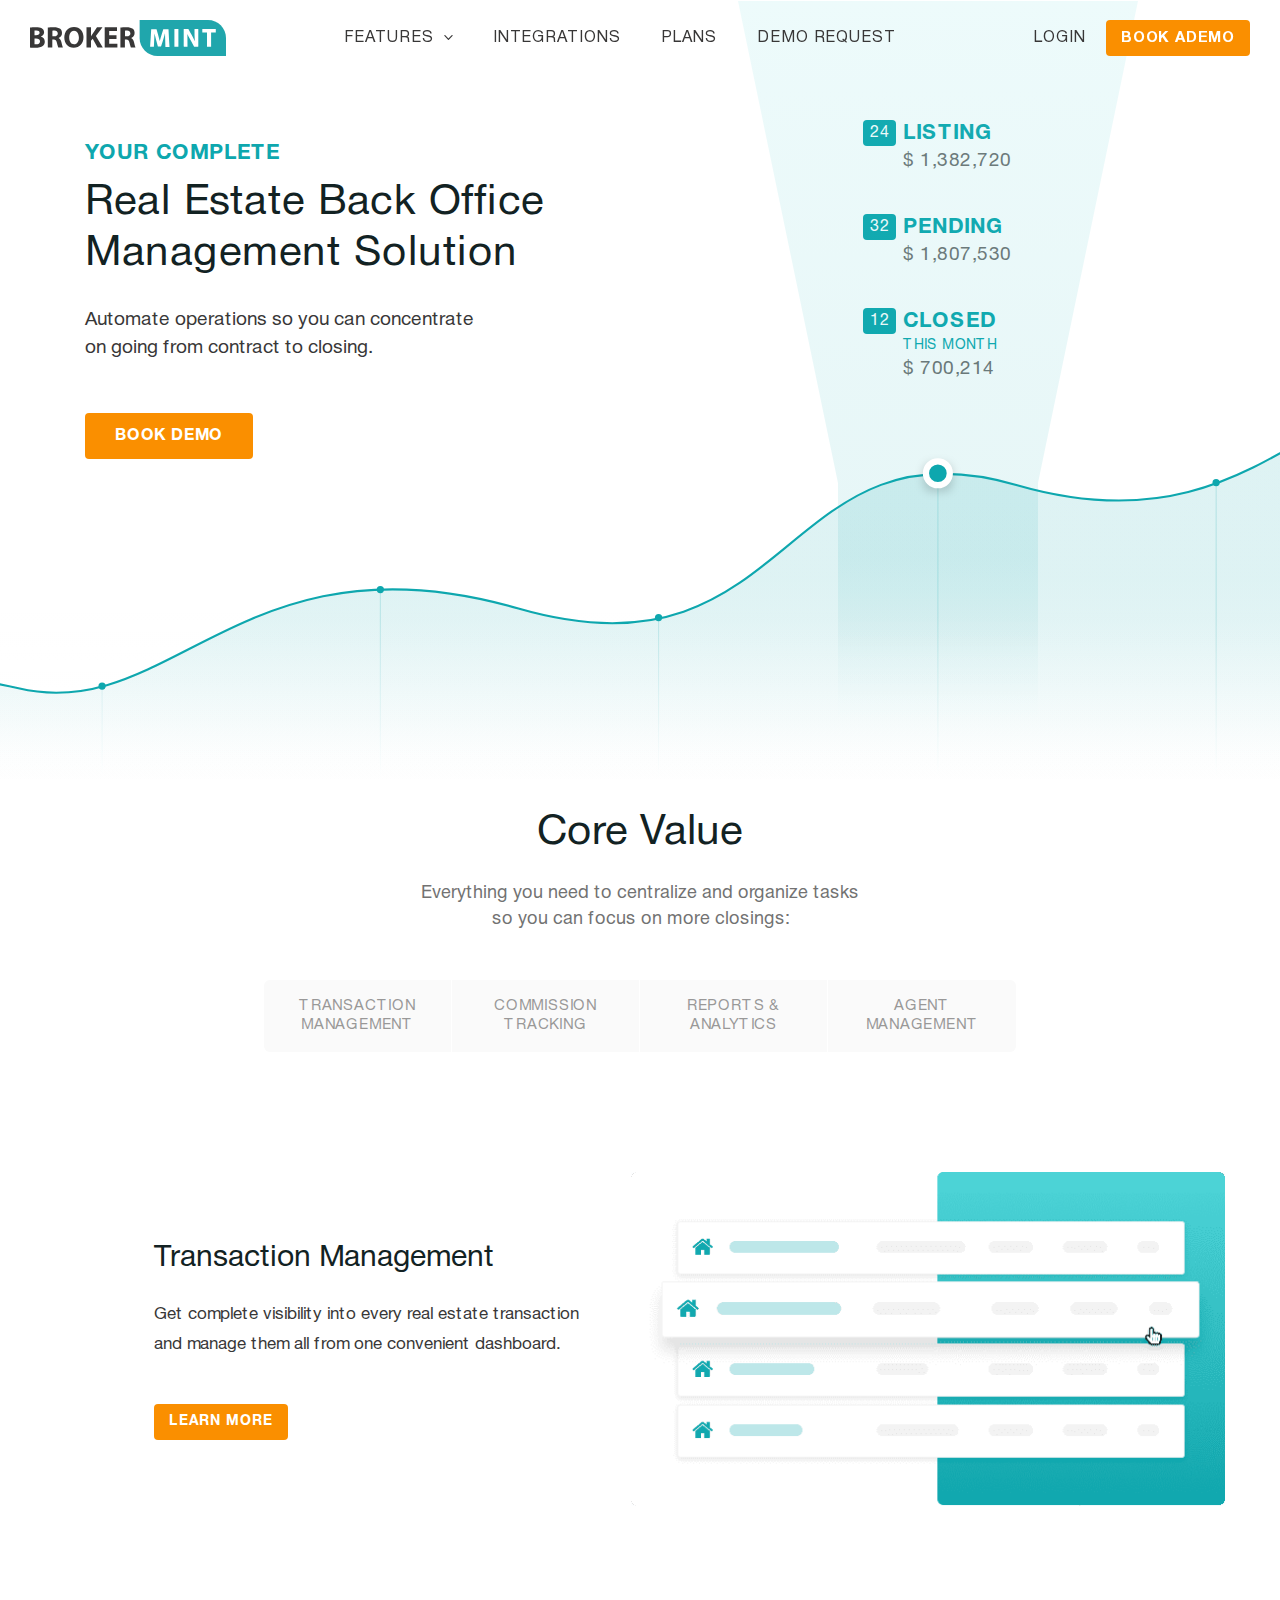
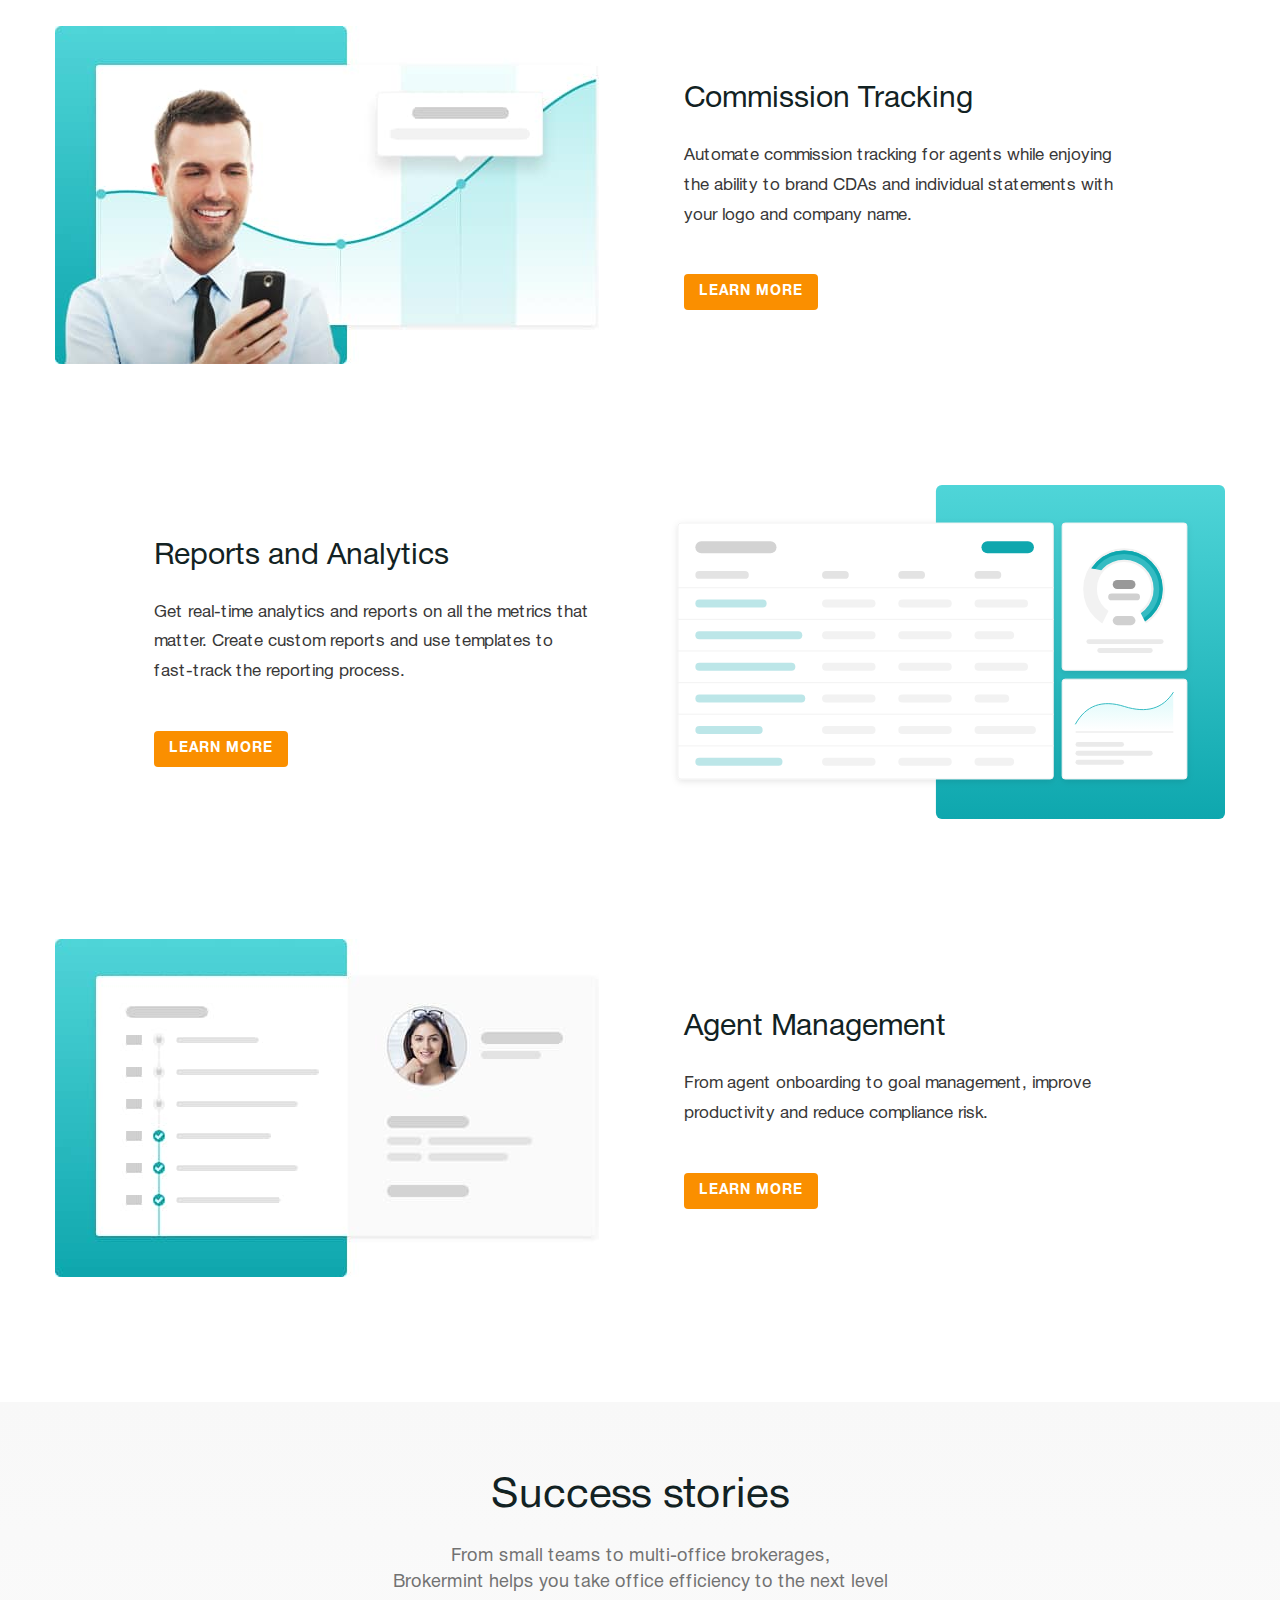
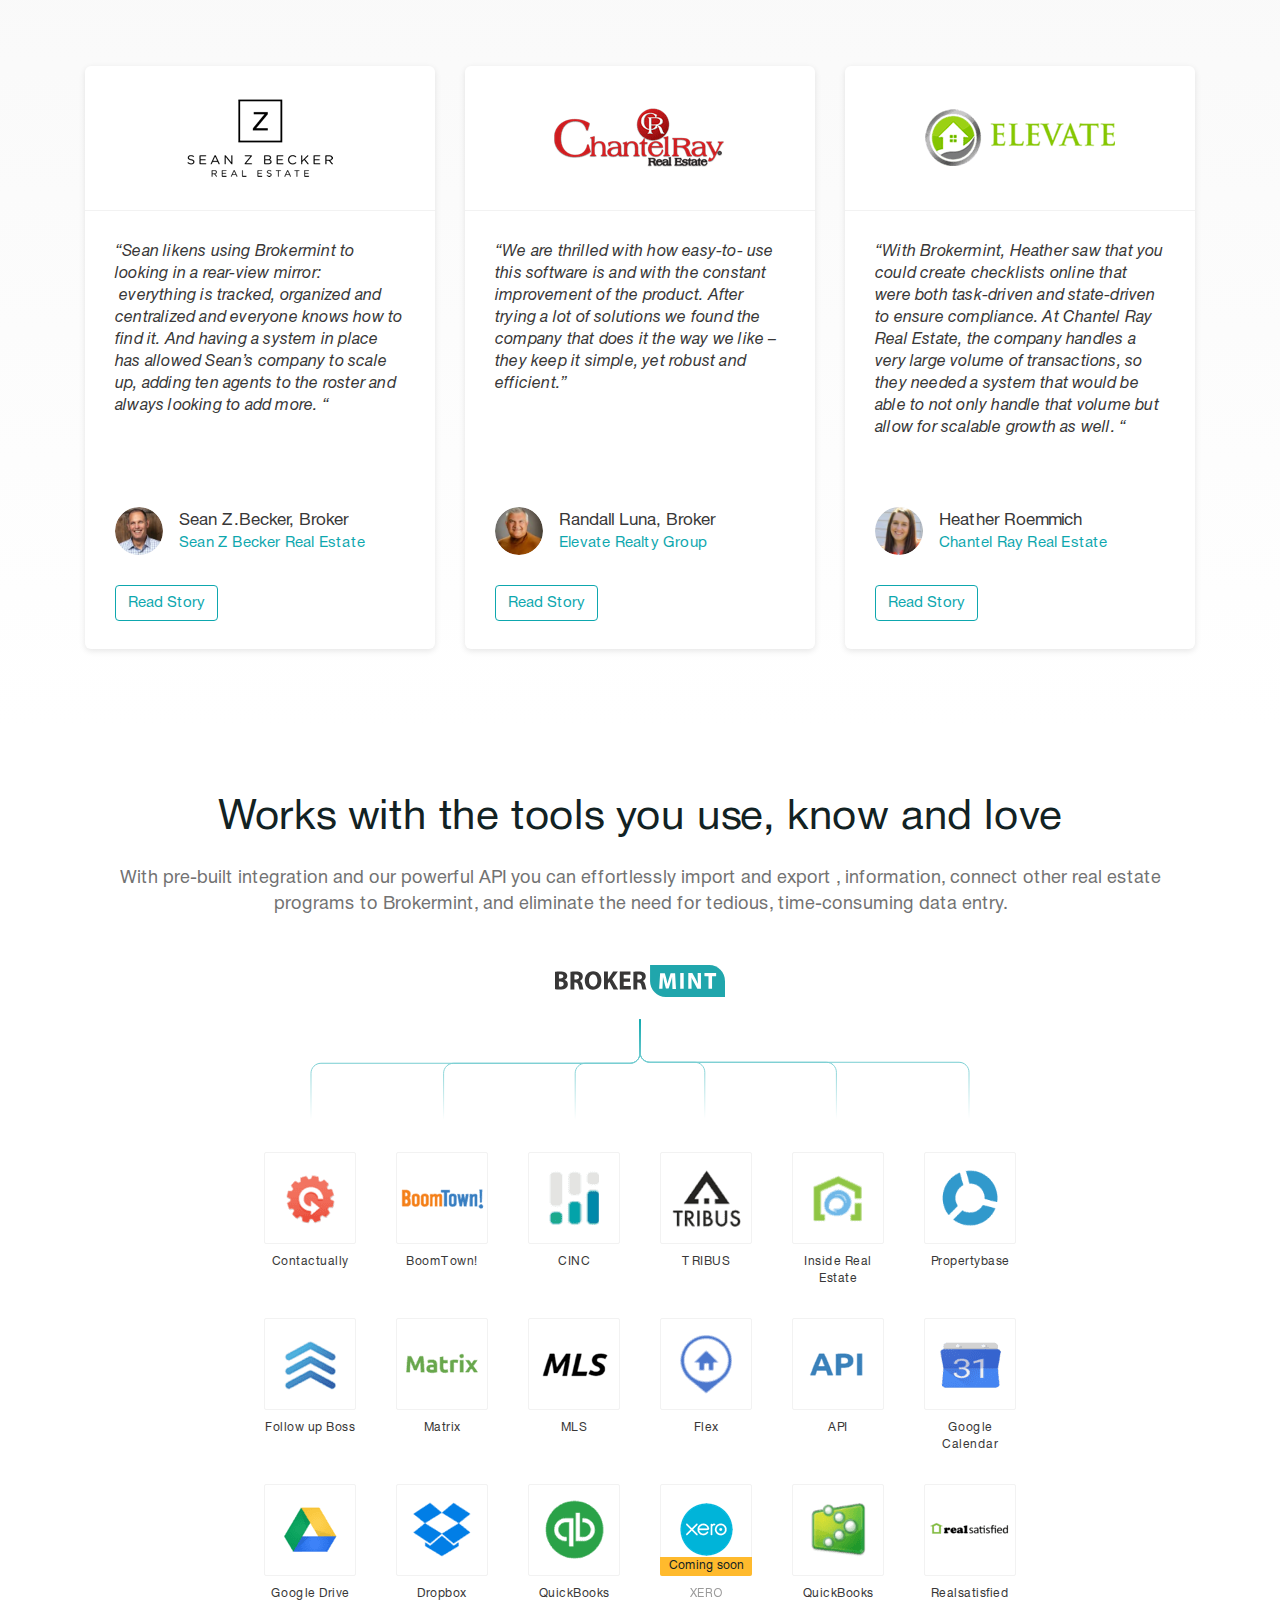
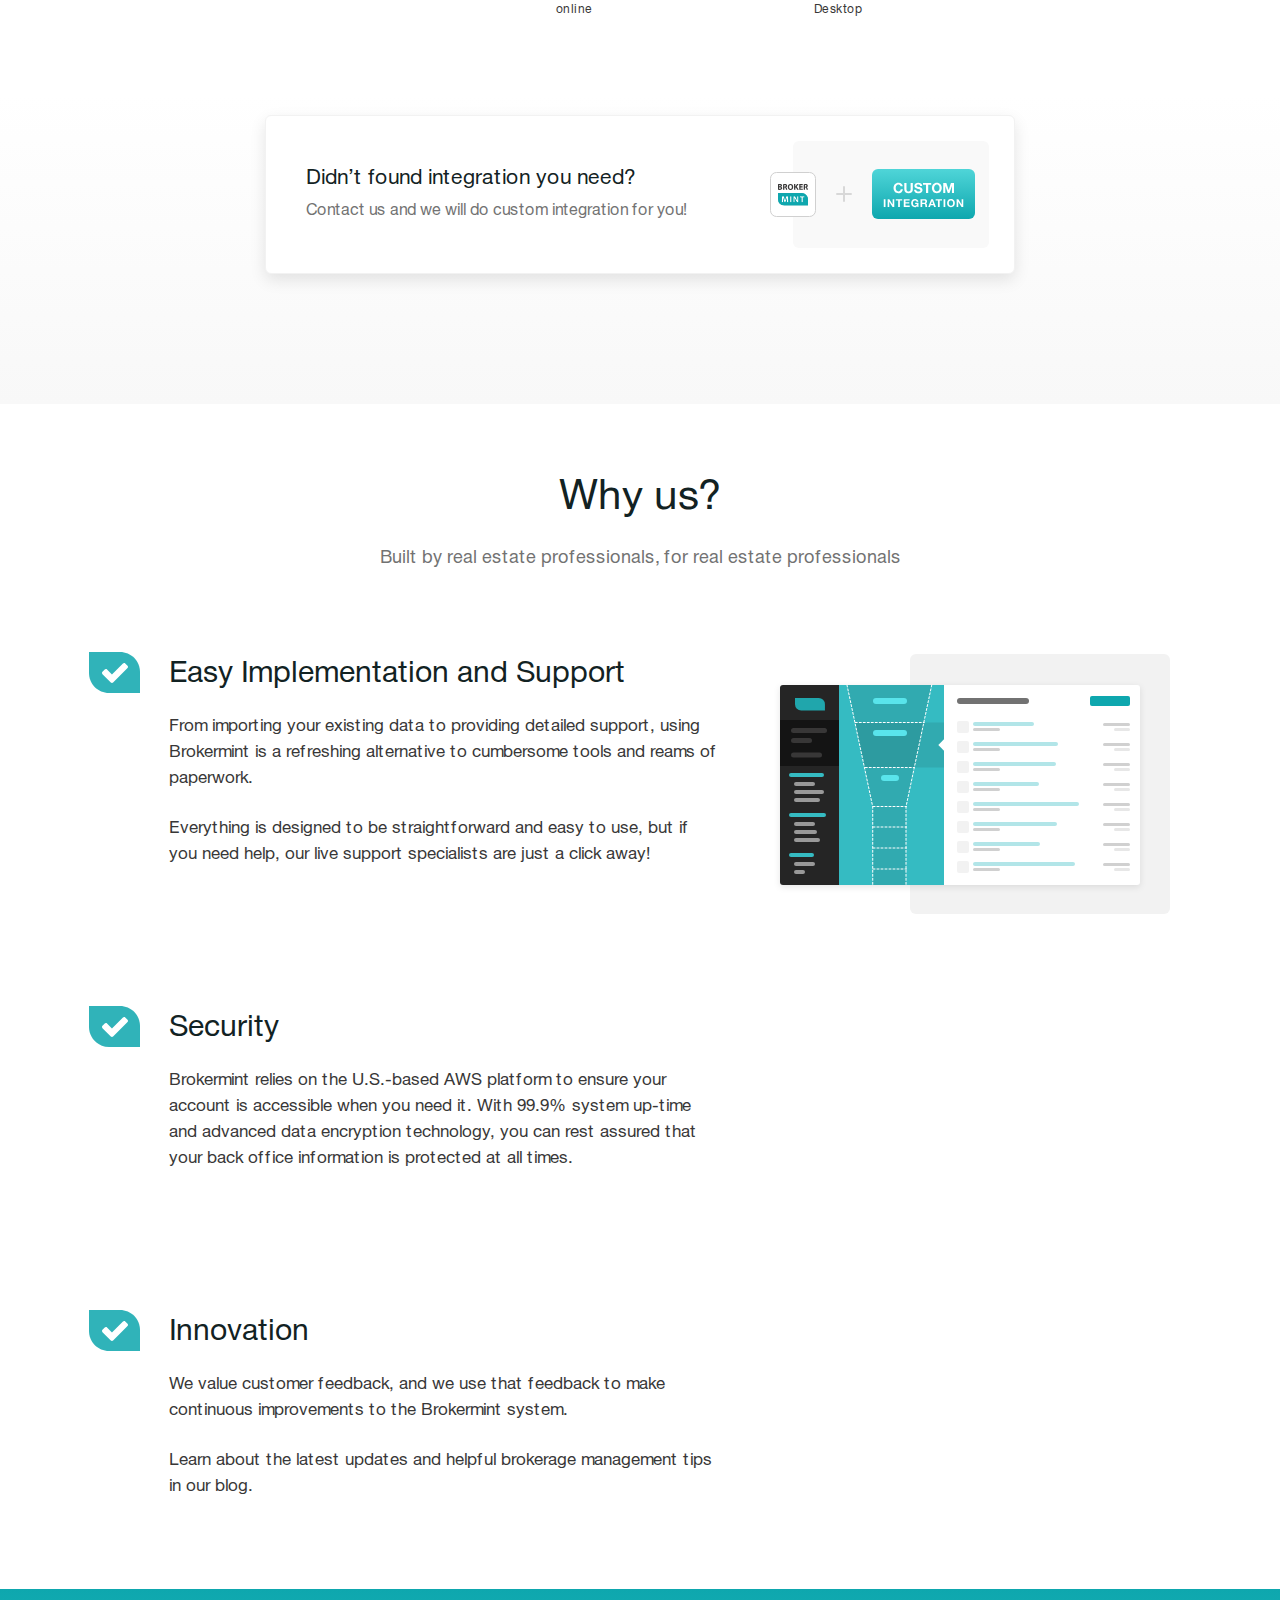
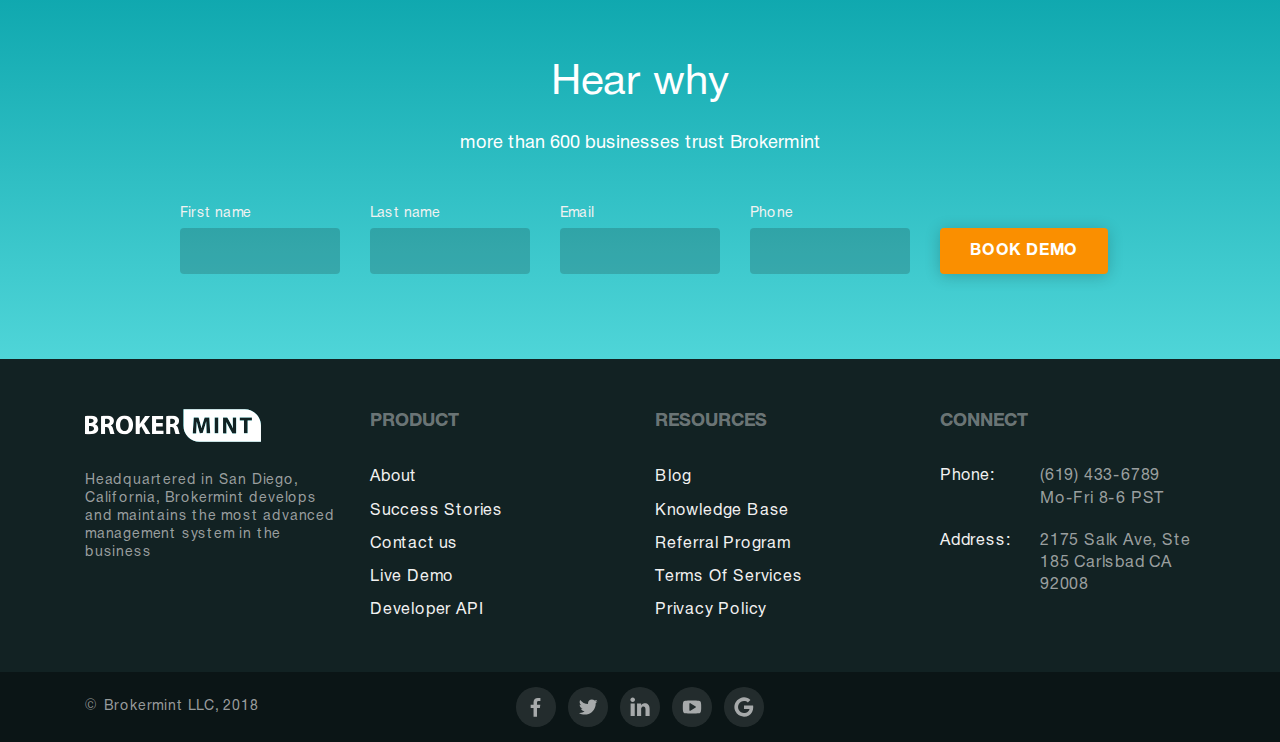
<file: index.html>
<!DOCTYPE html>
<html lang="ru">
<head>
	<meta http-equiv="Content-Type" content="text/html; charset=utf-8" />
	<meta name="format-detection" content="telephone=no">
	<meta http-equiv="X-UA-Compatible" content="IE=edge">
	<meta name="viewport" content="width=device-width, initial-scale=1, user-scalable=no, maximum-scale=1">
	<title>BrokerMint - Home</title>
	<link rel="stylesheet" type="text/css" href="css/style.css?ver1.0" />
</head>
<body class="loaded">


<!-- BEGIN BODY -->
<div class="main-wrapper">

	<!-- BEGIN HEADER -->
	<svg aria-hidden="true" style="position: absolute; width: 0; height: 0; overflow: hidden;" version="1.1" xmlns="http://www.w3.org/2000/svg" xmlns:xlink="http://www.w3.org/1999/xlink">
		<defs>
		<symbol id="icon-fly" viewBox="0 0 37 32">
		<title>fly</title>
		<path d="M0 32v-12.416l26.123-3.584-26.123-3.584v-12.416l36.571 16z"></path>
		</symbol>
		<symbol id="icon-zoom" viewBox="0 0 32 32">
		<title>zoom</title>
		<path d="M22.834 20.084l9.166 9.166-2.75 2.75-9.084-9.166v-1.418l-0.582-0.5c-2.222 1.89-4.806 2.834-7.75 2.834-3.28 0-6.070-1.152-8.376-3.46-2.306-2.302-3.458-5.094-3.458-8.372s1.152-6.084 3.46-8.418c2.302-2.334 5.066-3.5 8.288-3.5 3.278 0 6.070 1.166 8.376 3.5 2.304 2.334 3.458 5.14 3.458 8.416 0 2.946-0.946 5.528-2.834 7.75l0.584 0.418h1.5zM6 17.75c1.612 1.556 3.556 2.334 5.834 2.334s4.22-0.792 5.832-2.376c1.612-1.584 2.418-3.514 2.418-5.792s-0.806-4.22-2.418-5.832c-1.61-1.612-3.554-2.418-5.832-2.418-2.28 0-4.208 0.806-5.792 2.418-1.584 1.61-2.376 3.554-2.376 5.832 0 2.28 0.78 4.222 2.334 5.834z"></path>
		</symbol>
		<symbol id="icon-arrow-right" viewBox="0 0 54 32">
		<title>arrow-right</title>
		<path d="M37.436 1.568c0.317-0.319 0.655-0.477 1.014-0.477 0.358 0 0.695 0.16 1.014 0.477l13.841 13.841c0.29 0.208 0.477 0.545 0.477 0.925 0 0.010-0 0.021-0 0.031l0-0.002c0 0.009 0 0.019 0 0.029 0 0.38-0.187 0.717-0.474 0.923l-0.003 0.002-13.841 13.841c-0.319 0.319-0.655 0.477-1.014 0.477-0.358 0-0.697-0.16-1.014-0.477l-0.836-0.835c-0.29-0.208-0.477-0.545-0.477-0.925 0-0.011 0-0.022 0-0.032l-0 0.002c0-0.397 0.16-0.756 0.477-1.073l10.023-9.903h-44.863c-0.007 0-0.015 0-0.023 0-0.389 0-0.74-0.16-0.991-0.419l-0-0c-0.258-0.251-0.418-0.602-0.418-0.99 0-0.008 0-0.017 0-0.025l-0 0.001v-1.193c-0-0.007-0-0.016-0-0.024 0-0.388 0.16-0.739 0.417-0.99l0-0c0.251-0.259 0.603-0.419 0.991-0.419 0.008 0 0.016 0 0.024 0l-0.001-0h44.864l-10.022-9.903c-0.32-0.319-0.479-0.676-0.479-1.073-0-0.009-0-0.020-0-0.031 0-0.38 0.187-0.717 0.474-0.923l0.003-0.002 0.836-0.835z"></path>
		</symbol>
		<symbol id="icon-arrow-left" viewBox="0 0 54 32">
		<title>arrow-left</title>
		<path  d="M16.673 31.159c-0.317 0.319-0.655 0.477-1.014 0.477-0.358 0-0.695-0.16-1.014-0.477l-13.841-13.841c-0.29-0.208-0.477-0.545-0.477-0.925 0-0.010 0-0.021 0-0.031l-0 0.002c-0-0.009-0-0.019-0-0.029 0-0.38 0.187-0.717 0.474-0.923l0.003-0.002 13.841-13.841c0.319-0.319 0.655-0.477 1.014-0.477 0.358 0 0.697 0.16 1.014 0.477l0.835 0.835c0.291 0.208 0.479 0.545 0.479 0.926 0 0.010-0 0.021-0 0.031l0-0.002c0 0.397-0.16 0.756-0.479 1.073l-10.022 9.903h44.863c0.007-0 0.015-0 0.023-0 0.389 0 0.74 0.16 0.991 0.419l0 0c0.258 0.251 0.418 0.602 0.418 0.99 0 0.008-0 0.017-0 0.025l0-0.001v1.193c0 0.007 0 0.016 0 0.024 0 0.388-0.16 0.739-0.417 0.99l-0 0c-0.251 0.259-0.603 0.419-0.991 0.419-0.008 0-0.016-0-0.024-0l0.001 0h-44.863l10.022 9.903c0.32 0.319 0.479 0.676 0.479 1.073 0 0.009 0 0.019 0 0.030 0 0.381-0.188 0.718-0.476 0.924l-0.003 0.002-0.835 0.835z"></path>
		</symbol>
		<symbol id="icon-list" viewBox="0 0 26 32">
		<title>list</title>
		<path d="M25.074 6.689c0.32 0.32 0.593 0.751 0.821 1.298 0.227 0.547 0.341 1.048 0.341 1.503v19.677c0 0.456-0.159 0.843-0.479 1.162-0.319 0.32-0.705 0.479-1.16 0.479h-22.957c-0.456 0-0.843-0.16-1.162-0.479-0.296-0.288-0.479-0.689-0.479-1.134 0-0.010 0-0.020 0-0.029l-0 0.001v-27.329c0-0.455 0.16-0.842 0.479-1.16 0.319-0.32 0.704-0.479 1.162-0.479h15.304c0.455 0 0.956 0.114 1.503 0.341 0.547 0.228 0.979 0.501 1.298 0.821l5.329 5.329zM17.491 2.522v6.422h6.422c-0.114-0.331-0.239-0.565-0.376-0.701l-5.347-5.345c-0.136-0.138-0.37-0.263-0.701-0.376zM24.050 28.621v-17.49h-7.105c-0.456 0-0.843-0.16-1.162-0.479-0.296-0.288-0.479-0.689-0.479-1.134 0-0.010 0-0.020 0-0.029l-0 0.001v-7.105h-13.119v26.236h21.864zM6.559 13.863c0-0.159 0.051-0.289 0.153-0.392 0.096-0.095 0.228-0.153 0.374-0.153 0.007 0 0.014 0 0.021 0l-0.001-0h12.025c0.16 0 0.291 0.050 0.392 0.153 0.103 0.103 0.153 0.234 0.153 0.392v1.094c0 0.006 0 0.012 0 0.019 0 0.146-0.059 0.278-0.153 0.374l0-0c-0.096 0.095-0.228 0.153-0.373 0.153-0.007 0-0.013-0-0.020-0l0.001 0h-12.025c-0.006 0-0.012 0-0.019 0-0.146 0-0.278-0.059-0.374-0.153l0 0c-0.095-0.096-0.153-0.228-0.153-0.373 0-0.007 0-0.013 0-0.020l-0 0.001v-1.094zM19.13 17.689c0.16 0 0.291 0.051 0.392 0.153 0.103 0.103 0.153 0.235 0.153 0.394v1.094c0 0.006 0 0.012 0 0.019 0 0.146-0.059 0.278-0.153 0.374l0-0c-0.096 0.095-0.228 0.153-0.373 0.153-0.007 0-0.013-0-0.020-0l0.001 0h-12.025c-0.006 0-0.012 0-0.019 0-0.146 0-0.278-0.059-0.374-0.153l0 0c-0.095-0.096-0.153-0.228-0.153-0.373 0-0.007 0-0.013 0-0.020l-0 0.001v-1.094c0-0.159 0.050-0.291 0.153-0.392 0.096-0.095 0.228-0.153 0.373-0.153 0.007 0 0.013 0 0.020 0l-0.001-0h12.025zM19.13 22.062c0.16 0 0.291 0.051 0.392 0.153 0.103 0.103 0.153 0.234 0.153 0.394v1.094c0 0.006 0 0.012 0 0.019 0 0.146-0.059 0.278-0.153 0.374l0-0c-0.096 0.095-0.228 0.153-0.373 0.153-0.007 0-0.013-0-0.020-0l0.001 0h-12.025c-0.006 0-0.012 0-0.019 0-0.146 0-0.278-0.059-0.374-0.153l0 0c-0.095-0.096-0.153-0.228-0.153-0.373 0-0.007 0-0.013 0-0.020l-0 0.001v-1.094c0-0.16 0.050-0.291 0.153-0.392 0.096-0.095 0.228-0.153 0.373-0.153 0.007 0 0.013 0 0.020 0l-0.001-0h12.025z"></path>
		</symbol>
		<symbol id="icon-check" viewBox="0 0 37 32">
		<title>check</title>
		<path  d="M30.731 18.773v6.94c0 1.732-0.615 3.212-1.845 4.443-1.102 1.138-2.644 1.844-4.35 1.844-0.032 0-0.064-0-0.095-0.001l0.005 0h-18.158c-0.027 0-0.060 0.001-0.092 0.001-1.707 0-3.248-0.706-4.349-1.843l-0.002-0.002c-1.138-1.102-1.844-2.644-1.844-4.35 0-0.032 0-0.065 0.001-0.097l-0 0.005v-18.158c0-1.732 0.615-3.212 1.844-4.441 1.102-1.139 2.645-1.846 4.352-1.846 0.032 0 0.064 0 0.095 0.001l-0.005-0h18.158c0.917 0 1.767 0.183 2.553 0.546 0.206 0.090 0.355 0.276 0.392 0.499l0.001 0.004c0.009 0.042 0.015 0.091 0.015 0.141 0 0.193-0.081 0.368-0.21 0.491l-0 0-1.070 1.068c-0.126 0.134-0.304 0.218-0.501 0.219h-0c-0.072-0.006-0.138-0.022-0.2-0.046l0.005 0.002c-0.295-0.081-0.633-0.129-0.982-0.13h-18.159c-0.96 0-1.783 0.341-2.468 1.026-0.633 0.612-1.026 1.469-1.026 2.418 0 0.017 0 0.034 0 0.050l-0-0.003v18.158c0 0.96 0.343 1.783 1.026 2.468 0.684 0.683 1.508 1.026 2.468 1.026h18.158c0.96 0 1.783-0.343 2.466-1.026 0.684-0.684 1.026-1.508 1.026-2.468v-5.543c0-0.188 0.066-0.348 0.196-0.48l1.397-1.397c0.126-0.135 0.305-0.218 0.503-0.219h0c0.087 0 0.174 0.023 0.261 0.066 0.292 0.117 0.437 0.327 0.437 0.633zM35.772 8.101l-17.767 17.765c-0.31 0.323-0.745 0.525-1.228 0.525-0.006 0-0.012-0-0.017-0h0.001c-0.005 0-0.011 0-0.017 0-0.482 0-0.918-0.201-1.227-0.524l-9.384-9.385c-0.324-0.31-0.525-0.745-0.525-1.228 0-0.006 0-0.012 0-0.017v0.001c0-0.48 0.174-0.894 0.524-1.244l2.4-2.4c0.31-0.322 0.745-0.523 1.226-0.523 0.006 0 0.013 0 0.019 0h-0.001c0.48 0 0.894 0.174 1.244 0.523l5.74 5.74 14.121-14.121c0.31-0.324 0.745-0.525 1.228-0.525 0.006 0 0.012 0 0.017 0h-0.001c0.48 0 0.894 0.174 1.244 0.524l2.4 2.4c0.348 0.35 0.523 0.764 0.523 1.244s-0.174 0.894-0.523 1.244z"></path>
		</symbol>
		<symbol id="icon-email" viewBox="0 0 39 32">
		<title>email</title>
		<path  d="M36.318 27.746v-16.759c-0.464 0.52-0.957 0.992-1.484 1.422l-0.023 0.018c-3.899 2.997-6.997 5.456-9.298 7.378-0.741 0.624-1.346 1.113-1.81 1.461-0.466 0.348-1.095 0.702-1.888 1.058s-1.54 0.535-2.238 0.535h-0.043c-0.699 0-1.445-0.178-2.238-0.533-0.793-0.357-1.422-0.711-1.888-1.060-0.464-0.348-1.068-0.836-1.812-1.463-2.299-1.92-5.397-4.379-9.298-7.378-0.55-0.448-1.042-0.92-1.495-1.427l-0.011-0.013v16.764c0 0.188 0.071 0.352 0.208 0.489 0.139 0.139 0.302 0.208 0.491 0.208h32.128c0.001 0 0.003 0 0.005 0 0.191 0 0.364-0.080 0.486-0.208l0-0c0.128-0.123 0.208-0.295 0.208-0.486 0-0.002 0-0.003-0-0.005v0zM36.318 4.807v-0.533c0-0.066-0.004-0.16-0.012-0.284 0-0.001 0-0.003 0-0.005 0-0.098-0.024-0.191-0.066-0.272l0.002 0.003c-0.010-0.012-0.050-0.076-0.089-0.14l-0.032-0.056c-0.046-0.074-0.113-0.131-0.193-0.163l-0.003-0.001c-0.085-0.034-0.183-0.054-0.286-0.054-0.007 0-0.014 0-0.021 0l0.001-0h-32.128c-0.002-0-0.004-0-0.006-0-0.19 0-0.362 0.079-0.484 0.206l-0 0c-0.128 0.123-0.208 0.295-0.208 0.486 0 0.002 0 0.003 0 0.005v-0c0 2.444 1.070 4.51 3.209 6.199 2.809 2.212 5.724 4.516 8.752 6.917l0.764 0.645c0.421 0.356 0.756 0.628 1.004 0.818 0.247 0.188 0.569 0.418 0.971 0.688 0.4 0.268 0.768 0.469 1.102 0.599 0.334 0.132 0.647 0.196 0.939 0.196h0.043c0.292 0 0.604-0.064 0.939-0.196 0.422-0.175 0.784-0.376 1.121-0.612l-0.019 0.012c0.4-0.27 0.724-0.498 0.971-0.688 0.249-0.19 0.583-0.462 1.004-0.818l0.764-0.645c-3.542 2.655-0.695 0.39 2.157-1.871l6.595-5.046c0.786-0.626 1.516-1.467 2.194-2.521 0.676-1.056 1.013-2.012 1.013-2.871zM39.111 4v23.746c0 0.96-0.341 1.783-1.026 2.466-0.612 0.633-1.469 1.026-2.418 1.026-0.017 0-0.034-0-0.050-0l0.003 0h-32.128c-0.96 0-1.781-0.341-2.466-1.026-0.633-0.612-1.026-1.469-1.026-2.418 0-0.017 0-0.034 0-0.050l-0 0.003v-23.746c0-0.96 0.341-1.783 1.026-2.466 0.612-0.633 1.469-1.026 2.418-1.026 0.017 0 0.034 0 0.050 0l-0.003-0h32.128c0.96 0 1.781 0.341 2.466 1.026 0.684 0.683 1.026 1.506 1.026 2.466z"></path>
		</symbol>
		<symbol id="icon-save" viewBox="0 0 30 32">
		<title>save</title>
		<path  d="M7.542 28.8h15.086v-7.542h-15.086v7.542zM25.142 28.8h2.515v-17.6c0-0.184-0.066-0.435-0.197-0.757-0.131-0.32-0.262-0.546-0.394-0.677l-5.52-5.52c-0.13-0.131-0.352-0.262-0.667-0.394-0.314-0.13-0.57-0.195-0.766-0.195v8.171c0 0.523-0.182 0.97-0.549 1.336-0.368 0.366-0.813 0.549-1.336 0.549h-11.317c-0.523 0-0.968-0.182-1.334-0.549-0.34-0.331-0.551-0.793-0.551-1.304 0-0.011 0-0.023 0-0.034l-0 0.002v-8.171h-2.515v25.142h2.515v-8.171c0-0.525 0.182-0.97 0.55-1.336 0.366-0.368 0.811-0.55 1.334-0.55h16.344c0.523 0 0.968 0.184 1.336 0.55 0.366 0.368 0.549 0.811 0.549 1.336v8.171zM17.6 10.571v-6.283c0-0.002 0-0.004 0-0.006 0-0.172-0.072-0.327-0.187-0.437l-0-0c-0.11-0.115-0.265-0.186-0.436-0.186-0.002 0-0.004 0-0.006 0h-3.771c-0.002-0-0.004-0-0.006-0-0.171 0-0.326 0.071-0.436 0.185l-0 0c-0.115 0.11-0.187 0.266-0.187 0.438 0 0.002 0 0.004 0 0.006v-0 6.285c0 0.171 0.062 0.318 0.187 0.442 0.125 0.125 0.272 0.187 0.442 0.187h3.771c0.001 0 0.003 0 0.004 0 0.172 0 0.327-0.072 0.437-0.187l0-0c0.115-0.11 0.187-0.266 0.187-0.438 0-0.001 0-0.003 0-0.004v0zM30.171 11.2v18.229c0 0.523-0.182 0.97-0.55 1.336-0.366 0.366-0.811 0.549-1.334 0.549h-26.4c-0.525 0-0.97-0.182-1.336-0.549-0.34-0.331-0.551-0.793-0.551-1.304 0-0.011 0-0.023 0-0.034l-0 0.002v-26.4c0-0.525 0.184-0.97 0.55-1.336 0.366-0.368 0.811-0.55 1.336-0.55h18.226c0.525 0 1.101 0.131 1.728 0.394 0.63 0.262 1.128 0.576 1.494 0.944l5.499 5.499c0.368 0.366 0.682 0.864 0.944 1.493 0.261 0.629 0.392 1.205 0.392 1.728z"></path>
		</symbol>
		<symbol id="icon-arrow-down" viewBox="0 0 55 32">
		<title>arrow-down</title>
		<path d="M54.154 3.077c0.615 0.615 0.615 0.615 0.615 1.231s0 0.615-0.615 1.231l-25.846 25.846c-0.615 0.615-0.615 0.615-1.231 0.615s-0.615 0-1.231-0.615l-25.231-25.846c-0.615 0-0.615-0.615-0.615-1.231s0-0.615 0.615-1.231l2.462-2.462c0.615-0.615 1.231-0.615 1.231-0.615 0.615 0 0.615 0 1.231 0.615l21.538 21.538 22.154-21.538c0-0.615 0.615-0.615 1.231-0.615s0.615 0 1.231 0.615l2.462 2.462z"></path>
		</symbol>
		<symbol id="icon-icons-facebook" viewBox="0 0 18 32">
		<title>icons-facebook</title>
		<path   d="M16.070 1.638v4.768h-2.834c-1.035 0-1.734 0.216-2.096 0.65-0.36 0.432-0.541 1.083-0.541 1.949v3.413h5.29l-0.704 5.344h-4.586v13.706h-5.525v-13.704h-4.605v-5.344h4.605v-3.936c0-2.24 0.626-3.976 1.877-5.21 1.253-1.235 2.92-1.851 5.002-1.851 1.77 0 3.142 0.072 4.117 0.216z"></path>
		</symbol>
		<symbol id="icon-icons-gmail" viewBox="0 0 32 32">
		<title>icons-gmail</title>
		<path   d="M16 13.794h14.544c0.149 0.769 0.237 1.656 0.242 2.563l0 0.004c0 2.903-0.608 5.493-1.826 7.774-1.209 2.262-2.984 4.082-5.14 5.312l-0.065 0.034c-2.254 1.285-4.839 1.927-7.755 1.927-0.017 0-0.036 0-0.056 0-2.147 0-4.19-0.447-6.040-1.252l0.098 0.038c-1.91-0.809-3.541-1.916-4.917-3.281l0.001 0.001c-1.364-1.374-2.471-3.006-3.242-4.815l-0.038-0.101c-0.768-1.753-1.214-3.795-1.214-5.942 0-0.020 0-0.039 0-0.059v0.003c-0-0.017-0-0.036-0-0.056 0-2.147 0.447-4.19 1.252-6.040l-0.038 0.098c0.809-1.91 1.916-3.542 3.281-4.918l-0.001 0.001c1.374-1.364 3.006-2.471 4.815-3.242l0.101-0.038c1.752-0.767 3.793-1.213 5.938-1.213 0.021 0 0.042 0 0.063 0h-0.003c4.012 0 7.456 1.344 10.332 4.034l-4.194 4.032c-1.644-1.591-3.691-2.388-6.139-2.388-1.724 0-3.321 0.434-4.784 1.303-1.458 0.869-2.636 2.066-3.458 3.495l-0.025 0.047c-0.807 1.38-1.284 3.038-1.284 4.807 0 0.027 0 0.055 0 0.082l-0-0.004c0 1.765 0.428 3.394 1.285 4.885 0.846 1.475 2.024 2.672 3.437 3.517l0.044 0.024c1.463 0.869 3.058 1.303 4.784 1.303 1.164 0 2.233-0.16 3.211-0.48 0.976-0.322 1.778-0.724 2.407-1.205 0.624-0.479 1.165-1.020 1.629-1.624l0.015-0.021c0.468-0.615 0.812-1.196 1.033-1.746 0.22-0.548 0.372-1.070 0.452-1.564h-8.747v-5.298z"></path>
		</symbol>
		<symbol id="icon-icons-linkedin" viewBox="0 0 32 32">
		<title>icons-linkedin</title>
		<path   d="M7.595 10.564v19.881h-6.62v-19.881h6.62zM8.016 4.425c0.001 0.035 0.002 0.077 0.002 0.119 0 0.919-0.39 1.746-1.014 2.326l-0.002 0.002c-0.69 0.658-1.595 0.983-2.72 0.983h-0.039c-1.097 0-1.979-0.327-2.649-0.983-0.667-0.654-1.001-1.47-1.001-2.444 0-0.99 0.345-1.81 1.033-2.459 0.688-0.651 1.588-0.972 2.697-0.972 1.111 0 2 0.324 2.668 0.972s1.010 1.468 1.024 2.459zM17.847 13.388c0.252-0.4 0.51-0.746 0.791-1.070l-0.009 0.011c0.279-0.32 0.658-0.668 1.132-1.044 0.475-0.373 1.056-0.665 1.746-0.871 0.662-0.199 1.423-0.313 2.21-0.313 0.030 0 0.061 0 0.091 0.001l-0.005-0c2.286 0 4.124 0.759 5.516 2.277 1.39 1.518 2.087 3.742 2.087 6.67v11.396h-6.601v-10.631c0-1.404-0.27-2.507-0.812-3.301-0.542-0.796-1.387-1.195-2.539-1.195-0.843 0-1.547 0.231-2.116 0.693-0.555 0.45-0.99 1.026-1.264 1.686l-0.010 0.028c-0.146 0.402-0.22 0.942-0.22 1.627v11.093h-6.599c0.027-5.337 0.039-9.662 0.039-12.98s-0.007-5.298-0.020-5.938l-0.020-0.964h6.599v2.823z"></path>
		</symbol>
		<symbol id="icon-icons-twitter" viewBox="0 0 38 32">
		<title>icons-twitter</title>
		<path   d="M37.23 4.986c-1.011 1.474-2.224 2.722-3.615 3.74l-0.043 0.030c0.013 0.272 0.020 0.591 0.020 0.911 0 2.101-0.313 4.129-0.894 6.040l0.038-0.147c-0.57 1.948-1.44 3.818-2.604 5.608-1.19 1.817-2.567 3.381-4.135 4.727l-0.029 0.025c-1.61 1.376-3.552 2.474-5.824 3.294s-4.7 1.23-7.29 1.23c-4.078 0-7.808-1.090-11.194-3.272 0.526 0.060 1.114 0.090 1.76 0.090 3.386 0 6.402-1.038 9.050-3.114-1.604-0.016-3.078-0.561-4.259-1.468l0.017 0.012c-1.199-0.889-2.099-2.121-2.56-3.55l-0.014-0.050c0.498 0.076 0.956 0.112 1.378 0.112 0.646 0 1.286-0.080 1.918-0.248-1.7-0.342-3.147-1.244-4.176-2.503l-0.010-0.013c-1.033-1.218-1.661-2.807-1.661-4.543 0-0.033 0-0.067 0.001-0.1l-0 0.005v-0.090c1.024 0.572 2.12 0.88 3.296 0.926-0.989-0.665-1.789-1.538-2.351-2.56l-0.019-0.038c-0.554-0.988-0.88-2.168-0.88-3.425 0-0.018 0-0.036 0-0.054l-0 0.003c0-1.324 0.33-2.55 0.992-3.68 1.806 2.215 4.019 4.023 6.533 5.33l0.115 0.054c2.434 1.285 5.298 2.099 8.338 2.244l0.046 0.002c-0.112-0.501-0.178-1.077-0.18-1.668v-0.002c0-2.016 0.71-3.736 2.132-5.158 1.278-1.315 3.064-2.131 5.040-2.131 0.040 0 0.080 0 0.12 0.001l-0.006-0c2.108 0 3.882 0.766 5.328 2.3 1.744-0.341 3.295-0.953 4.69-1.796l-0.064 0.036c-0.547 1.723-1.685 3.126-3.171 4.002l-0.033 0.018c1.4-0.152 2.798-0.528 4.198-1.13z"></path>
		</symbol>
		<symbol id="icon-icons-youtube" viewBox="0 0 44 32">
		<title>icons-youtube</title>
		<path   d="M29.99 17.22c0.45-0.258 0.676-0.664 0.676-1.22s-0.226-0.962-0.676-1.22l-11.556-7.22c-0.466-0.3-0.956-0.316-1.466-0.046-0.446 0.225-0.747 0.679-0.747 1.204 0 0.021 0 0.042 0.001 0.063l-0-0.003v14.444c0 0.572 0.248 0.994 0.746 1.264 0.24 0.12 0.472 0.18 0.7 0.18 0.3 0 0.556-0.074 0.766-0.226l11.556-7.22zM42.2 12.612c0.014 0.814 0.022 1.94 0.022 3.386 0 1.444-0.008 2.572-0.022 3.386-0.016 0.812-0.080 1.84-0.192 3.080-0.114 1.24-0.282 2.352-0.508 3.33-0.235 1.103-0.787 2.052-1.555 2.773l-0.003 0.003c-0.736 0.711-1.702 1.187-2.777 1.306l-0.021 0.002c-3.34 0.376-8.388 0.564-15.144 0.564s-11.804-0.188-15.144-0.564c-1.099-0.122-2.069-0.598-2.812-1.31l0.002 0.002c-0.776-0.722-1.332-1.671-1.562-2.742l-0.006-0.034c-0.205-0.93-0.377-2.067-0.479-3.225l-0.007-0.105c-0.091-0.871-0.16-1.938-0.191-3.016l-0.001-0.062c-0.014-0.814-0.020-1.94-0.020-3.386 0-1.444 0.008-2.572 0.022-3.386 0.016-0.812 0.080-1.84 0.192-3.080 0.114-1.24 0.282-2.352 0.508-3.33 0.24-1.098 0.76-2.022 1.558-2.776 0.736-0.711 1.702-1.187 2.777-1.306l0.021-0.002c3.338-0.376 8.386-0.564 15.142-0.564s11.804 0.188 15.144 0.564c1.068 0.12 2.006 0.556 2.81 1.308 0.804 0.754 1.328 1.68 1.568 2.776 0.212 0.98 0.372 2.088 0.486 3.33 0.112 1.24 0.176 2.268 0.192 3.080z"></path>
		</symbol>
		</defs>
	</svg>
	
	<header class="header">
		<div class="container-fluid">
			<div class="header__wrap">
				<button class="navbar-toggle">
					
	                <span class="bar bar1"></span>
	                <span class="bar bar2"></span>
	                <span class="bar bar3"></span>
	                <span class="bar bar4"></span>
	                <span class="bar bar5"></span>
		           
				</button>
				<div class="logo">
					<a href="#"><img src="img/logo.svg" alt=""></a> 
				</div>
				<nav class="navbar">
					<ul class="navbar-nav">
						<li class="navbar-nav__item dropdown">
							<a href="#" class="navbar-nav__link">Features <svg class="icon icon-arrow-down"><use xlink:href="#icon-arrow-down"></use></svg></a>
							<ul class="dropdown-list">
								<li class="dropdown-list__item">
									<a href="#" class="dropdown-list__link">Unparalleled Convenience</a>
								</li>
								<li class="dropdown-list__item">
									<a href="#" class="dropdown-list__link">Intelligent Automation</a>
								</li>
								<li class="dropdown-list__item">
									<a href="#" class="dropdown-list__link">Keep Everything in One place</a>
								</li>
								<li class="dropdown-list__item">
									<a href="#" class="dropdown-list__link">We Play Nice with Others</a>
								</li>
							</ul>
						</li>
						<li class="navbar-nav__item">
							<a href="#" class="navbar-nav__link">Integrations</a>
						</li>
						<li class="navbar-nav__item">
							<a href="#" class="navbar-nav__link">Plans</a>
						</li>
						<li class="navbar-nav__item">
							<a href="#" class="navbar-nav__link">Demo request</a>
						</li>
						<li class="navbar-nav__item visible-ipad">
							<a href="#" class="navbar-nav__link">Login</a>
						</li>
					</ul>
				</nav> 
	
				<ul class="user-nav">
					<li class="user-nav__item hidden-iphone">
						<a href="#" class="user-nav__link">Login</a>
					</li>
					<li class="user-nav__item user-nav__item--btn">
						<a href="#popup-demo" class="btn fancybox"><span class="hidden-iphone">Book A </span>Demo</a>
					</li>
				</ul>
			</div>
		</div>
	</header>
	<!-- HEADER EOF   -->

	
	<!-- BEGIN MASTHEAD -->
	<section class="masthead">
		<div class="container">
			<div class="masthead__wrap row">
				<div class="masthead__content col-xl-6 col-lg-7 col-md-8">
					<h4 class="subtitle">Your Complete</h4>
					<h1 class="title">Real Estate Back Office Management Solution</h1>
					<p class="text">Automate operations so you can concentrate <br>on going from contract to closing.</p>
					<div class="button">
						<a href="#" class="btn btn--lg">Book Demo</a>
					</div>
				</div>
				<div class="masthead__counter col-xl-4 col-lg-5 col-md-4  offset-xl-1 ">
					<ul class="counter-list">
						<li class="counter-list__item">
							<span class="counter-list__number">24</span>
							<span class="counter-list__name">Listing</span>
							<span class="counter-list__price">$ 1,382,720</span>
						</li>
						<li class="counter-list__item">
							<span class="counter-list__number">32</span>
							<span class="counter-list__name">PENDING</span>
							<span class="counter-list__price">$ 1,807,530</span>
						</li>
						<li class="counter-list__item">
							<span class="counter-list__number">12</span>
							<span class="counter-list__name">Closed</span>
							<span class="counter-list__subname">This month</span>
							<span class="counter-list__price">$ 700,214</span>
						</li>
					</ul>
				</div>
			</div>
		</div>
	</section>
	<!-- MASTHEAD EOF   -->
	
	<!-- BEGIN CORE -->
	<section class="section sec-core">
		<div class="container">
			<div class="section__head">
				<h2 class="section__title">Core Value</h2>
				<p class="section__descr">Everything you need to centralize and organize tasks <br>so you can focus on more closings:</p>
			</div>
			<div class="box-anchor">
				<ul class="anchor-nav">
					<li class="anchor-nav__item">
						<a href="#anchor1" class="anchor-nav__link">Transaction Management</a>
					</li>
					<li class="anchor-nav__item">
						<a href="#anchor2" class="anchor-nav__link">Commission Tracking</a>
					</li>
					<li class="anchor-nav__item">
						<a href="#anchor3" class="anchor-nav__link">Reports & Analytics</a>
					</li>
					<li class="anchor-nav__item">
						<a href="#anchor4" class="anchor-nav__link">Agent management</a>
					</li>
				</ul>
			</div>

			<div class="anchor-list">
				<div class="anchor-list__item" id="anchor1">
					<div class="anchor-list__content">
						<h3>Transaction Management</h3>
						<p>Get complete visibility into every real estate transaction and manage them all from one convenient dashboard. </p>
						<a href="#" class="btn">LEARN MORE</a>
					</div>
					<div class="anchor-list__img">
						<img src="img/transaction.png" alt="">
					</div>
				</div>
				<div class="anchor-list__item" id="anchor2">
					<div class="anchor-list__content">
						<h3>Commission Tracking</h3>
						<p>Automate commission tracking for agents while enjoying the ability to brand CDAs and individual statements with your logo and company name. </p>
						<a href="#" class="btn">LEARN MORE</a>
					</div>
					<div class="anchor-list__img">
						<img src="img/commission_tracking.jpg" alt="">
					</div>
				</div>
				<div class="anchor-list__item" id="anchor3">
					<div class="anchor-list__content">
						<h3>Reports and Analytics</h3>
						<p>Get real-time analytics and reports on all the metrics that matter. Create custom reports and use templates to fast-track the reporting process.</p>
						<a href="#" class="btn">LEARN MORE</a>
					</div>
					<div class="anchor-list__img">
						<img src="img/reports-and-analytics.svg" alt="">
					</div>
				</div>
				<div class="anchor-list__item" id="anchor4">
					<div class="anchor-list__content">
						<h3>Agent Management</h3>
						<p>From agent onboarding to goal management, improve productivity and reduce compliance risk. </p>
						<a href="#" class="btn">LEARN MORE</a>
					</div>
					<div class="anchor-list__img">
						<img src="img/agent_management.jpg" alt="">
					</div>
				</div>
			</div>
		</div>
	</section>
	<!-- CORE EOF   -->
	
	<!-- BEGIN STORIES -->
	<section class="section section--default">
		<div class="container">
			<div class="section__head">
				<h2 class="section__title">Success stories</h2>
				<p class="section__descr">From small teams to multi-office brokerages, <br> Brokermint helps you take office efficiency to the next level</p>
			</div>

			<div class="stories-wrap ">
				<div class="stories-wrap__item">
					<div class="stories">
						<div class="stories__head">
							<img src="img/bitmap.png" alt="">
						</div>
						<div class="stories__body">
							<q>“Sean likens using Brokermint to looking in a rear-view mirror:  everything is tracked, organized and centralized and everyone knows how to find it. And having a system in place has allowed Sean’s company to scale up, adding ten agents to the roster and always looking to add more. “</q>
						</div>
						<div class="stories__foot">
							<div class="auth">
								<div class="auth__img"><img src="img/Sean-Z-Becker.jpg" alt=""></div>
								<div class="auth__info">
									<div class="auth__name">Sean Z.Becker, Broker</div>
									<div class="auth__group">Sean Z Becker Real Estate</div>
								</div>
							</div>

							<a href="#" class="btn btn--default">Read Story</a>
						</div>
					</div>
				</div>
				<div class="stories-wrap__item">
					<div class="stories">
						<div class="stories__head">
							<img src="img/chantelRay.png" alt="">
						</div>
						<div class="stories__body">
							<q>“We are thrilled with how easy-to- use this software is and with the constant improvement of the product. After trying a lot of solutions we found the company that does it the way we like – they keep it simple, yet robust and efficient.” </q>
						</div>
						<div class="stories__foot">
							<div class="auth">
								<div class="auth__img"><img src="img/Randall-Luna.jpg" alt=""></div>
								<div class="auth__info">
									<div class="auth__name">Randall Luna, Broker</div>
									<div class="auth__group">Elevate Realty Group</div>
								</div>
							</div>

							<a href="#" class="btn btn--default">Read Story</a>
						</div>
					</div>
				</div>
				<div class="stories-wrap__item">
					<div class="stories">
						<div class="stories__head">
							<img src="img/elevate.png" alt="">
						</div>
						<div class="stories__body">
							<q>“With Brokermint, Heather saw that you could create checklists online that were both task-driven and state-driven to ensure compliance. At Chantel Ray Real Estate, the company handles a very large volume of transactions, so they needed a system that would be able to not only handle that volume but allow for scalable growth as well. “</q>
						</div>
						<div class="stories__foot">
							<div class="auth">
								<div class="auth__img"><img src="img/Heather-Roemmich.jpg" alt=""></div>
								<div class="auth__info">
									<div class="auth__name">Heather Roemmich</div>
									<div class="auth__group">Chantel Ray Real Estate</div>
								</div>
							</div>

							<a href="#" class="btn btn--default">Read Story</a>
						</div>
					</div>
				</div>
				
			</div>
		</div>
	</section>
	<!-- STORIES EOF   -->

	<!-- BEGIN PROGRAMS -->
	<section class="section sec-programs">
		<div class="container">
			<div class="section__head">
				<h2 class="section__title">Works with the tools you use, know and love</h2>
				<p class="section__descr">With pre-built integration and our powerful API you can effortlessly import and export , information, connect other real estate programs to Brokermint, and eliminate the need for tedious, time-consuming data entry.</p>
			</div>
			<div class="programs ">
				<div class="programs__head">
					<img src="img/logo.svg" alt="">
				</div>
				<ul class="programs-list">
					<li class="programs-list__item">
						<a href="#">
							<div class="programs-list__img"><img src="img/Contactually.png" alt=""></div>
							<span class="programs-list__name">Contactually</span>
						</a>
					</li>
					<li class="programs-list__item">
						<a href="#">
							<div class="programs-list__img"><img src="img/boomTown.png" alt=""></div>
							<span class="programs-list__name">BoomTown!</span>
						</a>
					</li>
					<li class="programs-list__item">
						<a href="#">
							<div class="programs-list__img"><img src="img/cinc.png" alt=""></div>
							<span class="programs-list__name">CINC</span>
						</a>
					</li>
					<li class="programs-list__item">
						<a href="#">
							<div class="programs-list__img"><img src="img/tribus.png" alt=""></div>
							<span class="programs-list__name">TRIBUS</span>
						</a>
					</li>
					<li class="programs-list__item">
						<a href="#">
							<div class="programs-list__img"><img src="img/insideReal.png" alt=""></div>
							<span class="programs-list__name">Inside Real Estate</span>
						</a>
					</li>
					<li class="programs-list__item">
						<a href="#">
							<div class="programs-list__img"><img src="img/propertybase.png" alt=""></div>
							<span class="programs-list__name">Propertybase</span>
						</a>
					</li>
					<li class="programs-list__item">
						<a href="#">
							<div class="programs-list__img"><img src="img/followupboss.png" alt=""></div>
							<span class="programs-list__name">Follow up Boss</span>
						</a>
					</li>
					<li class="programs-list__item">
						<a href="#">
							<div class="programs-list__img"><img src="img/matrix.png" alt=""></div>
							<span class="programs-list__name">Matrix</span>
						</a>
					</li>
					<li class="programs-list__item">
						<a href="#">
							<div class="programs-list__img"><img src="img/mls.png" alt=""></div>
							<span class="programs-list__name">MLS</span>
						</a>
					</li>
					<li class="programs-list__item">
						<a href="#">
							<div class="programs-list__img"><img src="img/flex.png" alt=""></div>
							<span class="programs-list__name">Flex</span>
						</a>
					</li>
					<li class="programs-list__item">
						<a href="#">
							<div class="programs-list__img"><img src="img/api.png" alt=""></div>
							<span class="programs-list__name">API</span>
						</a>
					</li>
					<li class="programs-list__item">
						<a href="#">
							<div class="programs-list__img"><img src="img/calendar.png" alt=""></div>
							<span class="programs-list__name">Google Calendar</span>
						</a>
					</li>
					<li class="programs-list__item">
						<a href="#">
							<div class="programs-list__img"><img src="img/drive.png" alt=""></div>
							<span class="programs-list__name">Google Drive</span>
						</a>
					</li>
					<li class="programs-list__item">
						<a href="#">
							<div class="programs-list__img"><img src="img/dropbox.png" alt=""></div>
							<span class="programs-list__name">Dropbox</span>
						</a>
					</li>
					<li class="programs-list__item">
						<a href="#">
							<div class="programs-list__img"><img src="img/quickbooks.png" alt=""></div>
							<span class="programs-list__name">QuickBooks online</span>
						</a>
					</li>
					<li class="programs-list__item comming">
						<a href="#">
							<div class="programs-list__img">
								<img src="img/xero.png" alt="">
								<span class="programs-list__comming">Coming soon</span>
							</div>
							<span class="programs-list__name">XERO</span>
						</a>
					</li>
					<li class="programs-list__item hidden-iphone">
						<a href="#">
							<div class="programs-list__img"><img src="img/quickbooksdesktop.png" alt=""></div>
							<span class="programs-list__name">QuickBooks Desktop</span>
						</a>
					</li>
					<li class="programs-list__item hidden-iphone">
						<a href="#">
							<div class="programs-list__img"><img src="img/realsatisfiied.png" alt=""></div>
							<span class="programs-list__name">Realsatisfied</span>
						</a>
					</li>
				</ul>
			</div>
			<div class="jumbotron">
				<div class="jumbotron__content">
					<h4 class="jumbotron__title">Didn’t found integration you need?</h4>
					<p>Contact us and we will do custom integration for you!</p>
				</div>
				<div class="jumbotron__img">
					<img src="img/custom-integration.svg" alt="">
				</div>
			</div>
			
		</div>
	</section>
	<!-- PROGRAMS EOF   -->

	<!-- BEGIN WHYUS -->
	<section class="section sec-whyus">
		<div class="container">
			<div class="section__head">
				<h2 class="section__title">Why us?</h2>
				<p class="section__descr">Built by real estate professionals, for real estate professionals</p>
			</div>
			<div class="row whyus-wrap">
				<div class="col-7" id="whyus-content">
					<ul class="whyus-list">
						<li class="whyus-list__item">
							<h3>Easy Implementation and Support</h3>
							<p>From importing your existing data to providing detailed support, using Brokermint is a refreshing alternative to cumbersome tools and reams of paperwork. </p>

							<p>Everything is designed to be straightforward and easy to use, but if you need help, our live support specialists are just a click away!</p>
						</li>
						<li class="whyus-list__item">
							<h3>Security</h3>
							<p>Brokermint relies on the U.S.-based AWS platform to ensure your account is accessible when you need it. With 99.9% system up-time and advanced data encryption technology, you can rest assured that your back office information is protected at all times.</p>
						</li>
						<li class="whyus-list__item">
							<h3>Innovation</h3>
							<p>We value customer feedback, and we use that feedback to make continuous improvements to the Brokermint system. </p>

							<p>Learn about the latest updates and helpful brokerage management tips in our blog.</p>
						</li>
					</ul>
				</div>
				<div class="col-md-5 col-sm-auto whyus-img">
					<img src="img/easyImpSup.svg" alt="">
				</div>
			</div>
			
		</div>
	</section>
	<!-- WHYUS EOF   -->
	
	<!-- BEGIN FORM -->
	<section class="section sec-form section--info">
		<div class="container">
			<div class="section__head">
				<h2 class="section__title">Hear why</h2>
				<p class="section__descr">more than 600 businesses trust Brokermint</p>
			</div>
			<div class="row">
				<div class="col-xl-10 offset-xl-1">
					<form action="#">
						<div class="box-form row">
							<div class="form-field">
								<label>First name</label>
								<input type="text" class="form-input" placeholder="" required="">
							</div>
							<div class="form-field">
								<label>Last name</label>
								<input type="text" class="form-input" placeholder="" required="">
							</div>
							<div class="form-field">
								<label>Email</label>
								<input type="email" class="form-input" placeholder="" required="">
							</div>
							<div class="form-field">
								<label>Phone</label>
								<input type="tel" class="form-input" placeholder="" required="">
							</div>
							<div class="form-field form-field--button">
								<input type="submit" class="btn btn--lg" value="Book Demo">
							</div>
						</div>
					</form>
				</div>
			</div>
			
			
		</div>
	</section>
	<!-- FORM EOF   -->

	<!-- BEGIN FOOTER -->
	<footer class="footer">
		<div class="container">
			<div class="footer__top row">
				<div class="col-lg-3 footer__item--one">
					<div class="row">
						<div class="logo col-md-4 col-lg-auto">
							<a href="#"><img src="img/logo-white.svg" alt=""></a> 
						</div>
						<div class="col-md-8 col-lg-auto">
							<p class="footer-text">Headquartered in San Diego, California, Brokermint develops and maintains the most advanced management system in the business</p>
						</div>
					</div>
				</div>
				<div class="col-lg-3 col-md-3 col-sm-6 footer__item--two">
					<h4 class="footer-title">Product</h4>
					<ul class="footer-nav">
						<li class="footer-nav__item">
							<a href="#" class="footer-nav__link">About</a>
						</li>
						<li class="footer-nav__item">
							<a href="#" class="footer-nav__link">Success Stories</a>
						</li>
						<li class="footer-nav__item">
							<a href="#" class="footer-nav__link">Contact us</a>
						</li>
						<li class="footer-nav__item">
							<a href="#" class="footer-nav__link">Live Demo</a>
						</li>
						<li class="footer-nav__item">
							<a href="#" class="footer-nav__link">Developer API</a>
						</li>
					</ul>
				</div>
				<div class="col-lg-3 col-md-3 col-sm-6 footer__item--three">
					<h4 class="footer-title">Resources</h4>
					<ul class="footer-nav">
						<li class="footer-nav__item">
							<a href="#" class="footer-nav__link">Blog</a>
						</li>
						<li class="footer-nav__item">
							<a href="#" class="footer-nav__link">Knowledge Base</a>
						</li>
						<li class="footer-nav__item">
							<a href="#" class="footer-nav__link">Referral Program</a>
						</li>
						<li class="footer-nav__item">
							<a href="#" class="footer-nav__link">Terms Of Services</a>
						</li>
						<li class="footer-nav__item">
							<a href="#" class="footer-nav__link">Privacy Policy</a>
						</li>
					</ul>
				</div>
				<div class="col-lg-3 col-md-5 offset-md-1 offset-lg-0 footer__item--four">
					<h4 class="footer-title">Connect</h4>
					<div class="address">
						<div class="address__tr">
							<div class="address__th">Phone:</div>
							<div class="address__td">
								<a href="tel:6194336789">(619) 433-6789</a> <br>
								Mo-Fri 8-6 PST
							</div>
						</div>
						<div class="address__tr">
							<div class="address__th">Address:</div>
							<div class="address__td">
								<a href="https://www.google.com/maps/place/2175+Salk+Ave+%23185,+Carlsbad,+CA+92008,+USA/data=!4m2!3m1!1s0x80dc737b0619f3a7:0x18f94666a560590e?ved=2ahUKEwivpa_UuafgAhWG3SwKHUaWCisQ8gEwAHoECAEQAQ" target="_blank">2175 Salk Ave, Ste 185 Carlsbad CA 92008</a>
							</div>
						</div>
					</div>
				</div>
			</div>
	
		</div>
		<div class="footer__bottom">
			<div class="container">
				
				<div class="social">
					<a href="#" class="social__link facebook"><svg class="icon icon-icons-facebook"><use xlink:href="#icon-icons-facebook"></use></svg></a>
					<a href="#" class="social__link twitter"><svg class="icon icon-icons-twitter"><use xlink:href="#icon-icons-twitter"></use></svg></a>
					<a href="#" class="social__link linkedin"><svg class="icon icon-icons-linkedin"><use xlink:href="#icon-icons-linkedin"></use></svg></a>
					<a href="#" class="social__link youtube"><svg class="icon icon-icons-youtube"><use xlink:href="#icon-icons-youtube"></use></svg></a>
					<a href="#" class="social__link gmail"><svg class="icon icon-icons-gmail"><use xlink:href="#icon-icons-gmail"></use></svg></a>
				</div>
				<p class="copy">&copy; Brokermint LLC, 2018</p>
			</div>
		</div>
	</footer>
	<!-- FOOTER EOF   -->

</div>
<!-- BODY EOF   -->

<!-- BEGIN FOOTER -->
<div class="popup">
	<div class="window-open" id="popup-video">
		
	
		<div class="boxes-video">
			<iframe  src="https://www.youtube.com/embed/9zuKRgJRuEI" frameborder="0" allow="accelerometer; autoplay; encrypted-media; gyroscope; picture-in-picture" allowfullscreen></iframe>
		</div>
		
		
	</div>
	<div class="window-open" id="popup-demo">
		
		<div class="box-demo">
			<div class="row">
				<div class="col-md-6 box-demo__content">
					<h3 class="popup__title">Request a live demo</h3>
					<p class="text-sm">All fields are mandatory</p>

					<form action="#" class="box-demo__form">
						<div class="form-field">
							<input type="text" class="form-input" placeholder="First name">
						</div>
						<div class="form-field">
							<input type="email" class="form-input" placeholder="Email">
						</div>
						<div class="form-field">
							<input type="tel" class="form-input" placeholder="Phone">
						</div>
						<div class="form-field">
							<select class="styler" data-placeholder="Company size">
								<option value=""></option>
								<option value="">2</option>
								<option value="">3</option>
								<option value="">4</option>
							</select>
							
						</div>
						<div class="form-field">
							<select class="styler" data-placeholder="Role">
								<option value=""></option>
								<option value="">2</option>
								<option value="">3</option>
								<option value="">4</option>
							</select>
						</div>
						<div class="form-field">
							<label class="box-checkbox text-sm">
								<input type="checkbox" checked="">
								<span class="checkbox"></span>
								<span class="label-text">I accept <a href="#">Brokermint Privacy Policy</a> and <a href="#">Terms of use</a></span>
							</label>
						</div> 
						<input type="submit" value="Request demo" class="btn btn--xl btn--block">
					</form>
				</div>
				<div class="col-md-6 box-demo__banner" style="background-image: url('img/Pop-upbrokermint.png')">
					
				</div>
			</div>
		</div>
		
	</div>
</div>
<!-- FOOTER EOF   -->

<div class="overlay" style="display: none;"></div>
<div class="icon-load"></div>
<script src="js/all.js?ver1.0"></script>
</body>
</html>
</file>
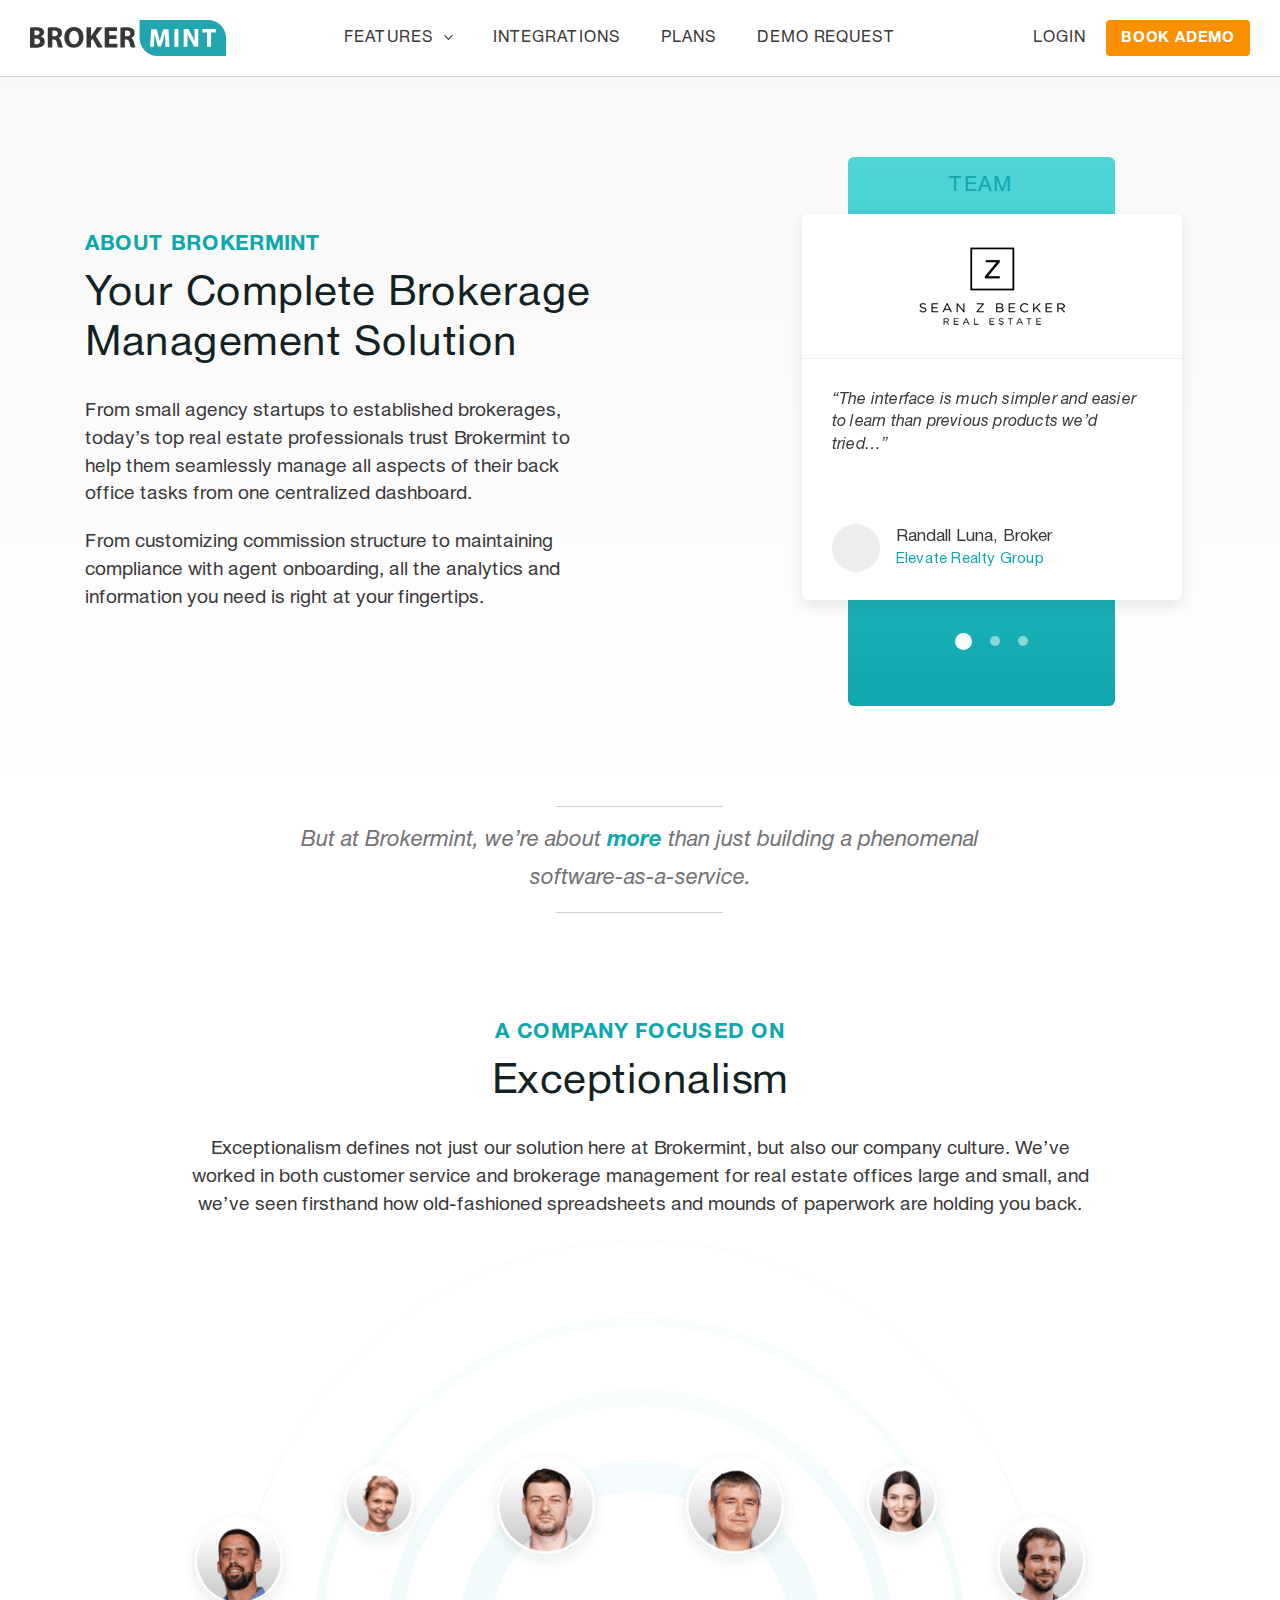
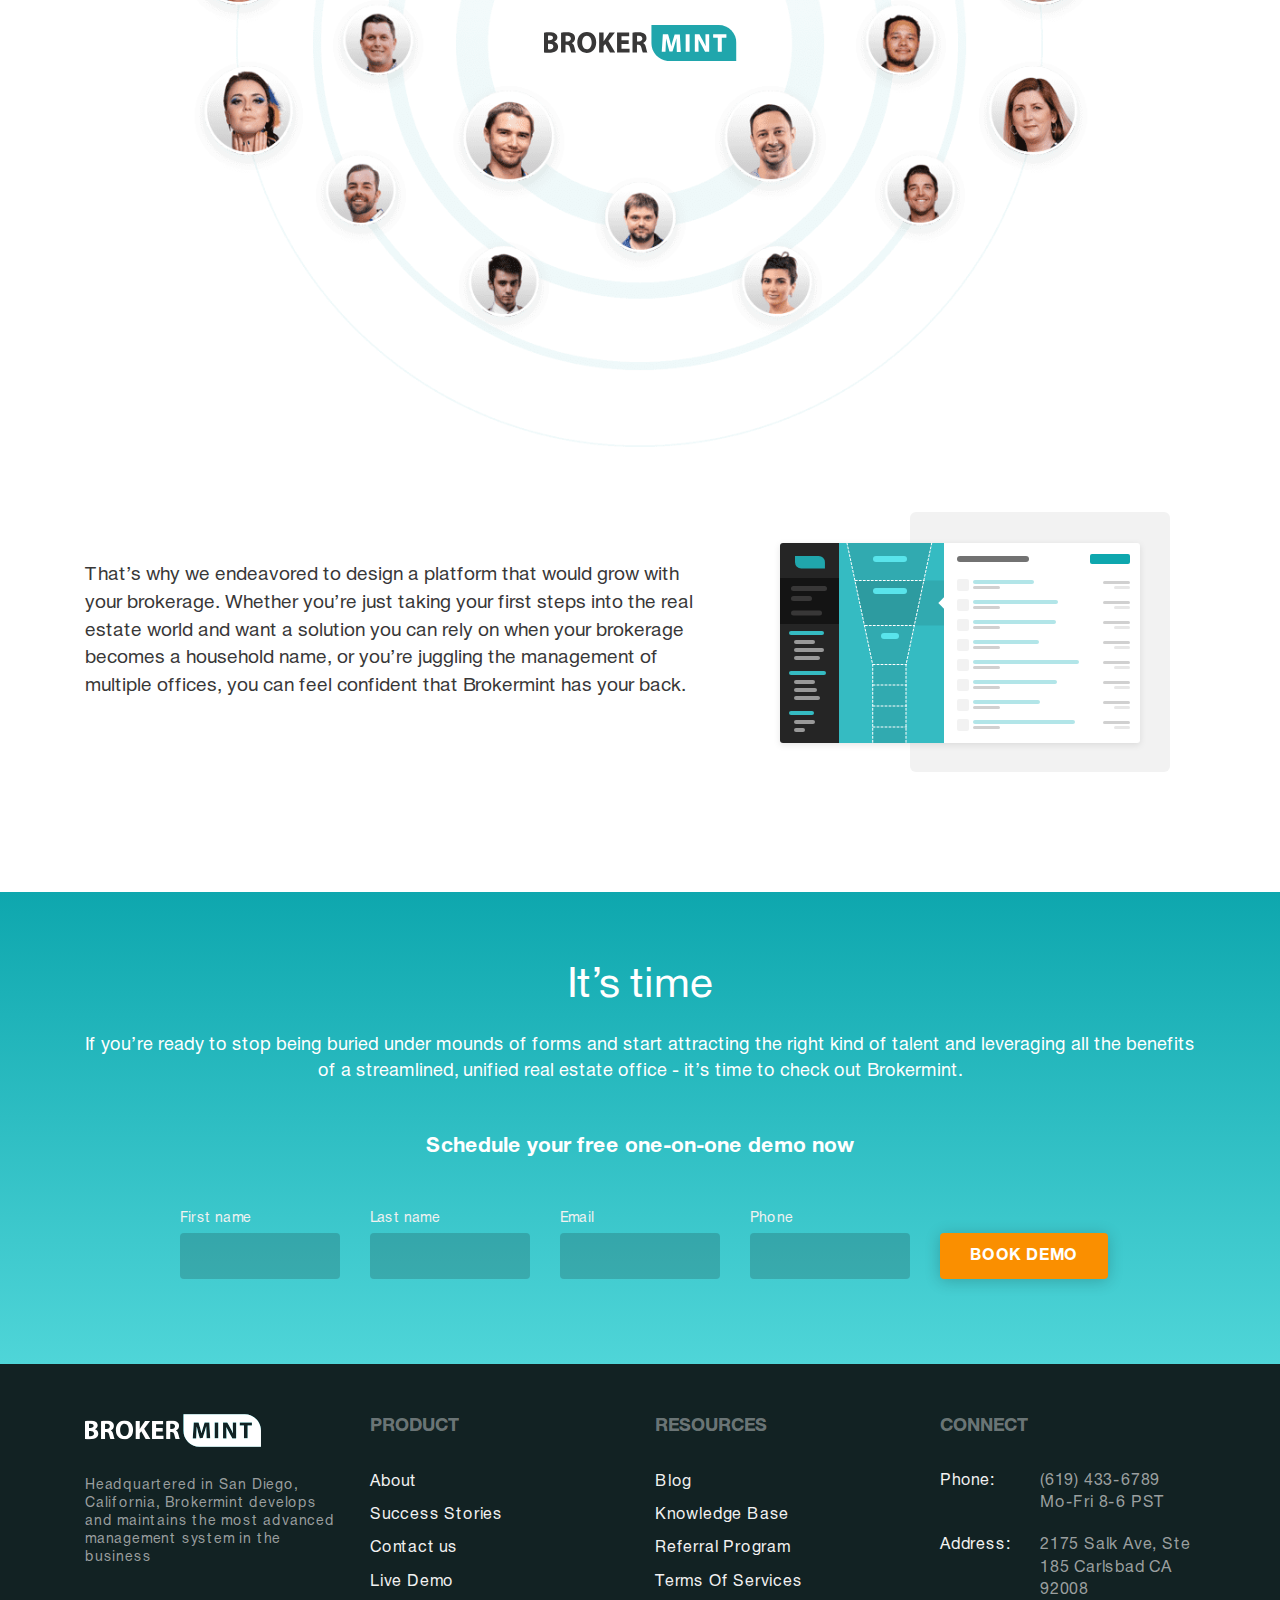
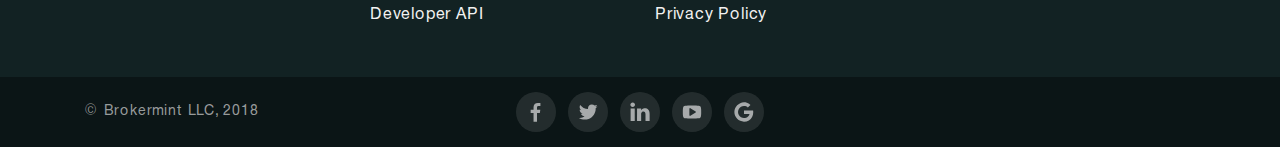
<file: about.html>
<!DOCTYPE html>
<html lang="ru">
<head>
	<meta http-equiv="Content-Type" content="text/html; charset=utf-8" />
	<meta name="format-detection" content="telephone=no">
	<meta http-equiv="X-UA-Compatible" content="IE=edge">
	<meta name="viewport" content="width=device-width, initial-scale=1, user-scalable=no, maximum-scale=1">
	<title>BrokerMint - About</title>
	<link rel="stylesheet" type="text/css" href="css/style.css?ver1.0" />
</head>
<body class="loaded page">


<!-- BEGIN BODY -->
<div class="main-wrapper">

	<!-- BEGIN HEADER -->
	<svg aria-hidden="true" style="position: absolute; width: 0; height: 0; overflow: hidden;" version="1.1" xmlns="http://www.w3.org/2000/svg" xmlns:xlink="http://www.w3.org/1999/xlink">
		<defs>
		<symbol id="icon-fly" viewBox="0 0 37 32">
		<title>fly</title>
		<path d="M0 32v-12.416l26.123-3.584-26.123-3.584v-12.416l36.571 16z"></path>
		</symbol>
		<symbol id="icon-zoom" viewBox="0 0 32 32">
		<title>zoom</title>
		<path d="M22.834 20.084l9.166 9.166-2.75 2.75-9.084-9.166v-1.418l-0.582-0.5c-2.222 1.89-4.806 2.834-7.75 2.834-3.28 0-6.070-1.152-8.376-3.46-2.306-2.302-3.458-5.094-3.458-8.372s1.152-6.084 3.46-8.418c2.302-2.334 5.066-3.5 8.288-3.5 3.278 0 6.070 1.166 8.376 3.5 2.304 2.334 3.458 5.14 3.458 8.416 0 2.946-0.946 5.528-2.834 7.75l0.584 0.418h1.5zM6 17.75c1.612 1.556 3.556 2.334 5.834 2.334s4.22-0.792 5.832-2.376c1.612-1.584 2.418-3.514 2.418-5.792s-0.806-4.22-2.418-5.832c-1.61-1.612-3.554-2.418-5.832-2.418-2.28 0-4.208 0.806-5.792 2.418-1.584 1.61-2.376 3.554-2.376 5.832 0 2.28 0.78 4.222 2.334 5.834z"></path>
		</symbol>
		<symbol id="icon-arrow-right" viewBox="0 0 54 32">
		<title>arrow-right</title>
		<path d="M37.436 1.568c0.317-0.319 0.655-0.477 1.014-0.477 0.358 0 0.695 0.16 1.014 0.477l13.841 13.841c0.29 0.208 0.477 0.545 0.477 0.925 0 0.010-0 0.021-0 0.031l0-0.002c0 0.009 0 0.019 0 0.029 0 0.38-0.187 0.717-0.474 0.923l-0.003 0.002-13.841 13.841c-0.319 0.319-0.655 0.477-1.014 0.477-0.358 0-0.697-0.16-1.014-0.477l-0.836-0.835c-0.29-0.208-0.477-0.545-0.477-0.925 0-0.011 0-0.022 0-0.032l-0 0.002c0-0.397 0.16-0.756 0.477-1.073l10.023-9.903h-44.863c-0.007 0-0.015 0-0.023 0-0.389 0-0.74-0.16-0.991-0.419l-0-0c-0.258-0.251-0.418-0.602-0.418-0.99 0-0.008 0-0.017 0-0.025l-0 0.001v-1.193c-0-0.007-0-0.016-0-0.024 0-0.388 0.16-0.739 0.417-0.99l0-0c0.251-0.259 0.603-0.419 0.991-0.419 0.008 0 0.016 0 0.024 0l-0.001-0h44.864l-10.022-9.903c-0.32-0.319-0.479-0.676-0.479-1.073-0-0.009-0-0.020-0-0.031 0-0.38 0.187-0.717 0.474-0.923l0.003-0.002 0.836-0.835z"></path>
		</symbol>
		<symbol id="icon-arrow-left" viewBox="0 0 54 32">
		<title>arrow-left</title>
		<path  d="M16.673 31.159c-0.317 0.319-0.655 0.477-1.014 0.477-0.358 0-0.695-0.16-1.014-0.477l-13.841-13.841c-0.29-0.208-0.477-0.545-0.477-0.925 0-0.010 0-0.021 0-0.031l-0 0.002c-0-0.009-0-0.019-0-0.029 0-0.38 0.187-0.717 0.474-0.923l0.003-0.002 13.841-13.841c0.319-0.319 0.655-0.477 1.014-0.477 0.358 0 0.697 0.16 1.014 0.477l0.835 0.835c0.291 0.208 0.479 0.545 0.479 0.926 0 0.010-0 0.021-0 0.031l0-0.002c0 0.397-0.16 0.756-0.479 1.073l-10.022 9.903h44.863c0.007-0 0.015-0 0.023-0 0.389 0 0.74 0.16 0.991 0.419l0 0c0.258 0.251 0.418 0.602 0.418 0.99 0 0.008-0 0.017-0 0.025l0-0.001v1.193c0 0.007 0 0.016 0 0.024 0 0.388-0.16 0.739-0.417 0.99l-0 0c-0.251 0.259-0.603 0.419-0.991 0.419-0.008 0-0.016-0-0.024-0l0.001 0h-44.863l10.022 9.903c0.32 0.319 0.479 0.676 0.479 1.073 0 0.009 0 0.019 0 0.030 0 0.381-0.188 0.718-0.476 0.924l-0.003 0.002-0.835 0.835z"></path>
		</symbol>
		<symbol id="icon-list" viewBox="0 0 26 32">
		<title>list</title>
		<path d="M25.074 6.689c0.32 0.32 0.593 0.751 0.821 1.298 0.227 0.547 0.341 1.048 0.341 1.503v19.677c0 0.456-0.159 0.843-0.479 1.162-0.319 0.32-0.705 0.479-1.16 0.479h-22.957c-0.456 0-0.843-0.16-1.162-0.479-0.296-0.288-0.479-0.689-0.479-1.134 0-0.010 0-0.020 0-0.029l-0 0.001v-27.329c0-0.455 0.16-0.842 0.479-1.16 0.319-0.32 0.704-0.479 1.162-0.479h15.304c0.455 0 0.956 0.114 1.503 0.341 0.547 0.228 0.979 0.501 1.298 0.821l5.329 5.329zM17.491 2.522v6.422h6.422c-0.114-0.331-0.239-0.565-0.376-0.701l-5.347-5.345c-0.136-0.138-0.37-0.263-0.701-0.376zM24.050 28.621v-17.49h-7.105c-0.456 0-0.843-0.16-1.162-0.479-0.296-0.288-0.479-0.689-0.479-1.134 0-0.010 0-0.020 0-0.029l-0 0.001v-7.105h-13.119v26.236h21.864zM6.559 13.863c0-0.159 0.051-0.289 0.153-0.392 0.096-0.095 0.228-0.153 0.374-0.153 0.007 0 0.014 0 0.021 0l-0.001-0h12.025c0.16 0 0.291 0.050 0.392 0.153 0.103 0.103 0.153 0.234 0.153 0.392v1.094c0 0.006 0 0.012 0 0.019 0 0.146-0.059 0.278-0.153 0.374l0-0c-0.096 0.095-0.228 0.153-0.373 0.153-0.007 0-0.013-0-0.020-0l0.001 0h-12.025c-0.006 0-0.012 0-0.019 0-0.146 0-0.278-0.059-0.374-0.153l0 0c-0.095-0.096-0.153-0.228-0.153-0.373 0-0.007 0-0.013 0-0.020l-0 0.001v-1.094zM19.13 17.689c0.16 0 0.291 0.051 0.392 0.153 0.103 0.103 0.153 0.235 0.153 0.394v1.094c0 0.006 0 0.012 0 0.019 0 0.146-0.059 0.278-0.153 0.374l0-0c-0.096 0.095-0.228 0.153-0.373 0.153-0.007 0-0.013-0-0.020-0l0.001 0h-12.025c-0.006 0-0.012 0-0.019 0-0.146 0-0.278-0.059-0.374-0.153l0 0c-0.095-0.096-0.153-0.228-0.153-0.373 0-0.007 0-0.013 0-0.020l-0 0.001v-1.094c0-0.159 0.050-0.291 0.153-0.392 0.096-0.095 0.228-0.153 0.373-0.153 0.007 0 0.013 0 0.020 0l-0.001-0h12.025zM19.13 22.062c0.16 0 0.291 0.051 0.392 0.153 0.103 0.103 0.153 0.234 0.153 0.394v1.094c0 0.006 0 0.012 0 0.019 0 0.146-0.059 0.278-0.153 0.374l0-0c-0.096 0.095-0.228 0.153-0.373 0.153-0.007 0-0.013-0-0.020-0l0.001 0h-12.025c-0.006 0-0.012 0-0.019 0-0.146 0-0.278-0.059-0.374-0.153l0 0c-0.095-0.096-0.153-0.228-0.153-0.373 0-0.007 0-0.013 0-0.020l-0 0.001v-1.094c0-0.16 0.050-0.291 0.153-0.392 0.096-0.095 0.228-0.153 0.373-0.153 0.007 0 0.013 0 0.020 0l-0.001-0h12.025z"></path>
		</symbol>
		<symbol id="icon-check" viewBox="0 0 37 32">
		<title>check</title>
		<path  d="M30.731 18.773v6.94c0 1.732-0.615 3.212-1.845 4.443-1.102 1.138-2.644 1.844-4.35 1.844-0.032 0-0.064-0-0.095-0.001l0.005 0h-18.158c-0.027 0-0.060 0.001-0.092 0.001-1.707 0-3.248-0.706-4.349-1.843l-0.002-0.002c-1.138-1.102-1.844-2.644-1.844-4.35 0-0.032 0-0.065 0.001-0.097l-0 0.005v-18.158c0-1.732 0.615-3.212 1.844-4.441 1.102-1.139 2.645-1.846 4.352-1.846 0.032 0 0.064 0 0.095 0.001l-0.005-0h18.158c0.917 0 1.767 0.183 2.553 0.546 0.206 0.090 0.355 0.276 0.392 0.499l0.001 0.004c0.009 0.042 0.015 0.091 0.015 0.141 0 0.193-0.081 0.368-0.21 0.491l-0 0-1.070 1.068c-0.126 0.134-0.304 0.218-0.501 0.219h-0c-0.072-0.006-0.138-0.022-0.2-0.046l0.005 0.002c-0.295-0.081-0.633-0.129-0.982-0.13h-18.159c-0.96 0-1.783 0.341-2.468 1.026-0.633 0.612-1.026 1.469-1.026 2.418 0 0.017 0 0.034 0 0.050l-0-0.003v18.158c0 0.96 0.343 1.783 1.026 2.468 0.684 0.683 1.508 1.026 2.468 1.026h18.158c0.96 0 1.783-0.343 2.466-1.026 0.684-0.684 1.026-1.508 1.026-2.468v-5.543c0-0.188 0.066-0.348 0.196-0.48l1.397-1.397c0.126-0.135 0.305-0.218 0.503-0.219h0c0.087 0 0.174 0.023 0.261 0.066 0.292 0.117 0.437 0.327 0.437 0.633zM35.772 8.101l-17.767 17.765c-0.31 0.323-0.745 0.525-1.228 0.525-0.006 0-0.012-0-0.017-0h0.001c-0.005 0-0.011 0-0.017 0-0.482 0-0.918-0.201-1.227-0.524l-9.384-9.385c-0.324-0.31-0.525-0.745-0.525-1.228 0-0.006 0-0.012 0-0.017v0.001c0-0.48 0.174-0.894 0.524-1.244l2.4-2.4c0.31-0.322 0.745-0.523 1.226-0.523 0.006 0 0.013 0 0.019 0h-0.001c0.48 0 0.894 0.174 1.244 0.523l5.74 5.74 14.121-14.121c0.31-0.324 0.745-0.525 1.228-0.525 0.006 0 0.012 0 0.017 0h-0.001c0.48 0 0.894 0.174 1.244 0.524l2.4 2.4c0.348 0.35 0.523 0.764 0.523 1.244s-0.174 0.894-0.523 1.244z"></path>
		</symbol>
		<symbol id="icon-email" viewBox="0 0 39 32">
		<title>email</title>
		<path  d="M36.318 27.746v-16.759c-0.464 0.52-0.957 0.992-1.484 1.422l-0.023 0.018c-3.899 2.997-6.997 5.456-9.298 7.378-0.741 0.624-1.346 1.113-1.81 1.461-0.466 0.348-1.095 0.702-1.888 1.058s-1.54 0.535-2.238 0.535h-0.043c-0.699 0-1.445-0.178-2.238-0.533-0.793-0.357-1.422-0.711-1.888-1.060-0.464-0.348-1.068-0.836-1.812-1.463-2.299-1.92-5.397-4.379-9.298-7.378-0.55-0.448-1.042-0.92-1.495-1.427l-0.011-0.013v16.764c0 0.188 0.071 0.352 0.208 0.489 0.139 0.139 0.302 0.208 0.491 0.208h32.128c0.001 0 0.003 0 0.005 0 0.191 0 0.364-0.080 0.486-0.208l0-0c0.128-0.123 0.208-0.295 0.208-0.486 0-0.002 0-0.003-0-0.005v0zM36.318 4.807v-0.533c0-0.066-0.004-0.16-0.012-0.284 0-0.001 0-0.003 0-0.005 0-0.098-0.024-0.191-0.066-0.272l0.002 0.003c-0.010-0.012-0.050-0.076-0.089-0.14l-0.032-0.056c-0.046-0.074-0.113-0.131-0.193-0.163l-0.003-0.001c-0.085-0.034-0.183-0.054-0.286-0.054-0.007 0-0.014 0-0.021 0l0.001-0h-32.128c-0.002-0-0.004-0-0.006-0-0.19 0-0.362 0.079-0.484 0.206l-0 0c-0.128 0.123-0.208 0.295-0.208 0.486 0 0.002 0 0.003 0 0.005v-0c0 2.444 1.070 4.51 3.209 6.199 2.809 2.212 5.724 4.516 8.752 6.917l0.764 0.645c0.421 0.356 0.756 0.628 1.004 0.818 0.247 0.188 0.569 0.418 0.971 0.688 0.4 0.268 0.768 0.469 1.102 0.599 0.334 0.132 0.647 0.196 0.939 0.196h0.043c0.292 0 0.604-0.064 0.939-0.196 0.422-0.175 0.784-0.376 1.121-0.612l-0.019 0.012c0.4-0.27 0.724-0.498 0.971-0.688 0.249-0.19 0.583-0.462 1.004-0.818l0.764-0.645c-3.542 2.655-0.695 0.39 2.157-1.871l6.595-5.046c0.786-0.626 1.516-1.467 2.194-2.521 0.676-1.056 1.013-2.012 1.013-2.871zM39.111 4v23.746c0 0.96-0.341 1.783-1.026 2.466-0.612 0.633-1.469 1.026-2.418 1.026-0.017 0-0.034-0-0.050-0l0.003 0h-32.128c-0.96 0-1.781-0.341-2.466-1.026-0.633-0.612-1.026-1.469-1.026-2.418 0-0.017 0-0.034 0-0.050l-0 0.003v-23.746c0-0.96 0.341-1.783 1.026-2.466 0.612-0.633 1.469-1.026 2.418-1.026 0.017 0 0.034 0 0.050 0l-0.003-0h32.128c0.96 0 1.781 0.341 2.466 1.026 0.684 0.683 1.026 1.506 1.026 2.466z"></path>
		</symbol>
		<symbol id="icon-save" viewBox="0 0 30 32">
		<title>save</title>
		<path  d="M7.542 28.8h15.086v-7.542h-15.086v7.542zM25.142 28.8h2.515v-17.6c0-0.184-0.066-0.435-0.197-0.757-0.131-0.32-0.262-0.546-0.394-0.677l-5.52-5.52c-0.13-0.131-0.352-0.262-0.667-0.394-0.314-0.13-0.57-0.195-0.766-0.195v8.171c0 0.523-0.182 0.97-0.549 1.336-0.368 0.366-0.813 0.549-1.336 0.549h-11.317c-0.523 0-0.968-0.182-1.334-0.549-0.34-0.331-0.551-0.793-0.551-1.304 0-0.011 0-0.023 0-0.034l-0 0.002v-8.171h-2.515v25.142h2.515v-8.171c0-0.525 0.182-0.97 0.55-1.336 0.366-0.368 0.811-0.55 1.334-0.55h16.344c0.523 0 0.968 0.184 1.336 0.55 0.366 0.368 0.549 0.811 0.549 1.336v8.171zM17.6 10.571v-6.283c0-0.002 0-0.004 0-0.006 0-0.172-0.072-0.327-0.187-0.437l-0-0c-0.11-0.115-0.265-0.186-0.436-0.186-0.002 0-0.004 0-0.006 0h-3.771c-0.002-0-0.004-0-0.006-0-0.171 0-0.326 0.071-0.436 0.185l-0 0c-0.115 0.11-0.187 0.266-0.187 0.438 0 0.002 0 0.004 0 0.006v-0 6.285c0 0.171 0.062 0.318 0.187 0.442 0.125 0.125 0.272 0.187 0.442 0.187h3.771c0.001 0 0.003 0 0.004 0 0.172 0 0.327-0.072 0.437-0.187l0-0c0.115-0.11 0.187-0.266 0.187-0.438 0-0.001 0-0.003 0-0.004v0zM30.171 11.2v18.229c0 0.523-0.182 0.97-0.55 1.336-0.366 0.366-0.811 0.549-1.334 0.549h-26.4c-0.525 0-0.97-0.182-1.336-0.549-0.34-0.331-0.551-0.793-0.551-1.304 0-0.011 0-0.023 0-0.034l-0 0.002v-26.4c0-0.525 0.184-0.97 0.55-1.336 0.366-0.368 0.811-0.55 1.336-0.55h18.226c0.525 0 1.101 0.131 1.728 0.394 0.63 0.262 1.128 0.576 1.494 0.944l5.499 5.499c0.368 0.366 0.682 0.864 0.944 1.493 0.261 0.629 0.392 1.205 0.392 1.728z"></path>
		</symbol>
		<symbol id="icon-arrow-down" viewBox="0 0 55 32">
		<title>arrow-down</title>
		<path d="M54.154 3.077c0.615 0.615 0.615 0.615 0.615 1.231s0 0.615-0.615 1.231l-25.846 25.846c-0.615 0.615-0.615 0.615-1.231 0.615s-0.615 0-1.231-0.615l-25.231-25.846c-0.615 0-0.615-0.615-0.615-1.231s0-0.615 0.615-1.231l2.462-2.462c0.615-0.615 1.231-0.615 1.231-0.615 0.615 0 0.615 0 1.231 0.615l21.538 21.538 22.154-21.538c0-0.615 0.615-0.615 1.231-0.615s0.615 0 1.231 0.615l2.462 2.462z"></path>
		</symbol>
		<symbol id="icon-icons-facebook" viewBox="0 0 18 32">
		<title>icons-facebook</title>
		<path   d="M16.070 1.638v4.768h-2.834c-1.035 0-1.734 0.216-2.096 0.65-0.36 0.432-0.541 1.083-0.541 1.949v3.413h5.29l-0.704 5.344h-4.586v13.706h-5.525v-13.704h-4.605v-5.344h4.605v-3.936c0-2.24 0.626-3.976 1.877-5.21 1.253-1.235 2.92-1.851 5.002-1.851 1.77 0 3.142 0.072 4.117 0.216z"></path>
		</symbol>
		<symbol id="icon-icons-gmail" viewBox="0 0 32 32">
		<title>icons-gmail</title>
		<path   d="M16 13.794h14.544c0.149 0.769 0.237 1.656 0.242 2.563l0 0.004c0 2.903-0.608 5.493-1.826 7.774-1.209 2.262-2.984 4.082-5.14 5.312l-0.065 0.034c-2.254 1.285-4.839 1.927-7.755 1.927-0.017 0-0.036 0-0.056 0-2.147 0-4.19-0.447-6.040-1.252l0.098 0.038c-1.91-0.809-3.541-1.916-4.917-3.281l0.001 0.001c-1.364-1.374-2.471-3.006-3.242-4.815l-0.038-0.101c-0.768-1.753-1.214-3.795-1.214-5.942 0-0.020 0-0.039 0-0.059v0.003c-0-0.017-0-0.036-0-0.056 0-2.147 0.447-4.19 1.252-6.040l-0.038 0.098c0.809-1.91 1.916-3.542 3.281-4.918l-0.001 0.001c1.374-1.364 3.006-2.471 4.815-3.242l0.101-0.038c1.752-0.767 3.793-1.213 5.938-1.213 0.021 0 0.042 0 0.063 0h-0.003c4.012 0 7.456 1.344 10.332 4.034l-4.194 4.032c-1.644-1.591-3.691-2.388-6.139-2.388-1.724 0-3.321 0.434-4.784 1.303-1.458 0.869-2.636 2.066-3.458 3.495l-0.025 0.047c-0.807 1.38-1.284 3.038-1.284 4.807 0 0.027 0 0.055 0 0.082l-0-0.004c0 1.765 0.428 3.394 1.285 4.885 0.846 1.475 2.024 2.672 3.437 3.517l0.044 0.024c1.463 0.869 3.058 1.303 4.784 1.303 1.164 0 2.233-0.16 3.211-0.48 0.976-0.322 1.778-0.724 2.407-1.205 0.624-0.479 1.165-1.020 1.629-1.624l0.015-0.021c0.468-0.615 0.812-1.196 1.033-1.746 0.22-0.548 0.372-1.070 0.452-1.564h-8.747v-5.298z"></path>
		</symbol>
		<symbol id="icon-icons-linkedin" viewBox="0 0 32 32">
		<title>icons-linkedin</title>
		<path   d="M7.595 10.564v19.881h-6.62v-19.881h6.62zM8.016 4.425c0.001 0.035 0.002 0.077 0.002 0.119 0 0.919-0.39 1.746-1.014 2.326l-0.002 0.002c-0.69 0.658-1.595 0.983-2.72 0.983h-0.039c-1.097 0-1.979-0.327-2.649-0.983-0.667-0.654-1.001-1.47-1.001-2.444 0-0.99 0.345-1.81 1.033-2.459 0.688-0.651 1.588-0.972 2.697-0.972 1.111 0 2 0.324 2.668 0.972s1.010 1.468 1.024 2.459zM17.847 13.388c0.252-0.4 0.51-0.746 0.791-1.070l-0.009 0.011c0.279-0.32 0.658-0.668 1.132-1.044 0.475-0.373 1.056-0.665 1.746-0.871 0.662-0.199 1.423-0.313 2.21-0.313 0.030 0 0.061 0 0.091 0.001l-0.005-0c2.286 0 4.124 0.759 5.516 2.277 1.39 1.518 2.087 3.742 2.087 6.67v11.396h-6.601v-10.631c0-1.404-0.27-2.507-0.812-3.301-0.542-0.796-1.387-1.195-2.539-1.195-0.843 0-1.547 0.231-2.116 0.693-0.555 0.45-0.99 1.026-1.264 1.686l-0.010 0.028c-0.146 0.402-0.22 0.942-0.22 1.627v11.093h-6.599c0.027-5.337 0.039-9.662 0.039-12.98s-0.007-5.298-0.020-5.938l-0.020-0.964h6.599v2.823z"></path>
		</symbol>
		<symbol id="icon-icons-twitter" viewBox="0 0 38 32">
		<title>icons-twitter</title>
		<path   d="M37.23 4.986c-1.011 1.474-2.224 2.722-3.615 3.74l-0.043 0.030c0.013 0.272 0.020 0.591 0.020 0.911 0 2.101-0.313 4.129-0.894 6.040l0.038-0.147c-0.57 1.948-1.44 3.818-2.604 5.608-1.19 1.817-2.567 3.381-4.135 4.727l-0.029 0.025c-1.61 1.376-3.552 2.474-5.824 3.294s-4.7 1.23-7.29 1.23c-4.078 0-7.808-1.090-11.194-3.272 0.526 0.060 1.114 0.090 1.76 0.090 3.386 0 6.402-1.038 9.050-3.114-1.604-0.016-3.078-0.561-4.259-1.468l0.017 0.012c-1.199-0.889-2.099-2.121-2.56-3.55l-0.014-0.050c0.498 0.076 0.956 0.112 1.378 0.112 0.646 0 1.286-0.080 1.918-0.248-1.7-0.342-3.147-1.244-4.176-2.503l-0.010-0.013c-1.033-1.218-1.661-2.807-1.661-4.543 0-0.033 0-0.067 0.001-0.1l-0 0.005v-0.090c1.024 0.572 2.12 0.88 3.296 0.926-0.989-0.665-1.789-1.538-2.351-2.56l-0.019-0.038c-0.554-0.988-0.88-2.168-0.88-3.425 0-0.018 0-0.036 0-0.054l-0 0.003c0-1.324 0.33-2.55 0.992-3.68 1.806 2.215 4.019 4.023 6.533 5.33l0.115 0.054c2.434 1.285 5.298 2.099 8.338 2.244l0.046 0.002c-0.112-0.501-0.178-1.077-0.18-1.668v-0.002c0-2.016 0.71-3.736 2.132-5.158 1.278-1.315 3.064-2.131 5.040-2.131 0.040 0 0.080 0 0.12 0.001l-0.006-0c2.108 0 3.882 0.766 5.328 2.3 1.744-0.341 3.295-0.953 4.69-1.796l-0.064 0.036c-0.547 1.723-1.685 3.126-3.171 4.002l-0.033 0.018c1.4-0.152 2.798-0.528 4.198-1.13z"></path>
		</symbol>
		<symbol id="icon-icons-youtube" viewBox="0 0 44 32">
		<title>icons-youtube</title>
		<path   d="M29.99 17.22c0.45-0.258 0.676-0.664 0.676-1.22s-0.226-0.962-0.676-1.22l-11.556-7.22c-0.466-0.3-0.956-0.316-1.466-0.046-0.446 0.225-0.747 0.679-0.747 1.204 0 0.021 0 0.042 0.001 0.063l-0-0.003v14.444c0 0.572 0.248 0.994 0.746 1.264 0.24 0.12 0.472 0.18 0.7 0.18 0.3 0 0.556-0.074 0.766-0.226l11.556-7.22zM42.2 12.612c0.014 0.814 0.022 1.94 0.022 3.386 0 1.444-0.008 2.572-0.022 3.386-0.016 0.812-0.080 1.84-0.192 3.080-0.114 1.24-0.282 2.352-0.508 3.33-0.235 1.103-0.787 2.052-1.555 2.773l-0.003 0.003c-0.736 0.711-1.702 1.187-2.777 1.306l-0.021 0.002c-3.34 0.376-8.388 0.564-15.144 0.564s-11.804-0.188-15.144-0.564c-1.099-0.122-2.069-0.598-2.812-1.31l0.002 0.002c-0.776-0.722-1.332-1.671-1.562-2.742l-0.006-0.034c-0.205-0.93-0.377-2.067-0.479-3.225l-0.007-0.105c-0.091-0.871-0.16-1.938-0.191-3.016l-0.001-0.062c-0.014-0.814-0.020-1.94-0.020-3.386 0-1.444 0.008-2.572 0.022-3.386 0.016-0.812 0.080-1.84 0.192-3.080 0.114-1.24 0.282-2.352 0.508-3.33 0.24-1.098 0.76-2.022 1.558-2.776 0.736-0.711 1.702-1.187 2.777-1.306l0.021-0.002c3.338-0.376 8.386-0.564 15.142-0.564s11.804 0.188 15.144 0.564c1.068 0.12 2.006 0.556 2.81 1.308 0.804 0.754 1.328 1.68 1.568 2.776 0.212 0.98 0.372 2.088 0.486 3.33 0.112 1.24 0.176 2.268 0.192 3.080z"></path>
		</symbol>
		</defs>
	</svg>
	
	<header class="header">
		<div class="container-fluid">
			<div class="header__wrap">
				<button class="navbar-toggle">
					
	                <span class="bar bar1"></span>
	                <span class="bar bar2"></span>
	                <span class="bar bar3"></span>
	                <span class="bar bar4"></span>
	                <span class="bar bar5"></span>
		           
				</button>
				<div class="logo">
					<a href="#"><img src="img/logo.svg" alt=""></a> 
				</div>
				<nav class="navbar">
					<ul class="navbar-nav">
						<li class="navbar-nav__item dropdown">
							<a href="#" class="navbar-nav__link">Features <svg class="icon icon-arrow-down"><use xlink:href="#icon-arrow-down"></use></svg></a>
							<ul class="dropdown-list">
								<li class="dropdown-list__item">
									<a href="#" class="dropdown-list__link">Unparalleled Convenience</a>
								</li>
								<li class="dropdown-list__item">
									<a href="#" class="dropdown-list__link">Intelligent Automation</a>
								</li>
								<li class="dropdown-list__item">
									<a href="#" class="dropdown-list__link">Keep Everything in One place</a>
								</li>
								<li class="dropdown-list__item">
									<a href="#" class="dropdown-list__link">We Play Nice with Others</a>
								</li>
							</ul>
						</li>
						<li class="navbar-nav__item">
							<a href="#" class="navbar-nav__link">Integrations</a>
						</li>
						<li class="navbar-nav__item">
							<a href="#" class="navbar-nav__link">Plans</a>
						</li>
						<li class="navbar-nav__item">
							<a href="#" class="navbar-nav__link">Demo request</a>
						</li>
						<li class="navbar-nav__item visible-ipad">
							<a href="#" class="navbar-nav__link">Login</a>
						</li>
					</ul>
				</nav> 
	
				<ul class="user-nav">
					<li class="user-nav__item hidden-iphone">
						<a href="#" class="user-nav__link">Login</a>
					</li>
					<li class="user-nav__item user-nav__item--btn">
						<a href="#popup-demo" class="btn fancybox"><span class="hidden-iphone">Book A </span>Demo</a>
					</li>
				</ul>
			</div>
		</div>
	</header>
	<!-- HEADER EOF   -->

	<!-- BEGIN PAGE HEADER -->
	<section class="page-header">
		<div class="container">
			<div class="page-header-wrap page-header-wrap--reverse row align-items-center mx-wrapper">
				<div class="page-header-wrap__left col-md-6">
					<h4 class="subtitle">ABOUT BROKERMINT</h4>
					<h1 class="title">Your Complete Brokerage Management Solution</h1>
					<p class="text">From small agency startups to established brokerages, today’s top real estate professionals trust Brokermint to help them seamlessly manage all aspects of their back office tasks from one centralized dashboard.</p> 

					<p class="text">From customizing commission structure to maintaining compliance with agent onboarding, all the analytics and information you need is right at your fingertips. </p>

				</div>
				<div class="page-header-wrap__right col-md-6 col-lg-5 offset-lg-1">
					<div class="box-team-gradient">
						<div class="box-team-gradient__title">TEAM</div>
						<div class="team-slider">
							<div class="team-slider__item">
								<div class="stories">
									<div class="stories__head">
										<img src="img/bitmap.png" alt="">
									</div>
									<div class="stories__body">
										<q>“The interface is much simpler and easier to learn than previous products we’d tried…”</q>
									</div>
									<div class="stories__foot">
										<div class="auth">
											<div class="auth__img"></div>
											<div class="auth__info">
												<div class="auth__name">Randall Luna, Broker</div>
												<div class="auth__group">Elevate Realty Group</div>
											</div>
										</div>
									</div>
								</div>
							</div>
							<div class="team-slider__item">
								<div class="stories">
									<div class="stories__head">
										<img src="img/bitmap.png" alt="">
									</div>
									<div class="stories__body">
										<q>“The interface is much simpler and easier to learn than previous products we’d tried…”</q>
									</div>
									<div class="stories__foot">
										<div class="auth">
											<div class="auth__img"></div>
											<div class="auth__info">
												<div class="auth__name">Randall Luna, Broker</div>
												<div class="auth__group">Elevate Realty Group</div>
											</div>
										</div>

										
									</div>
								</div>
							</div>
							<div class="team-slider__item">
								<div class="stories">
									<div class="stories__head">
										<img src="img/bitmap.png" alt="">
									</div>
									<div class="stories__body">
										<q>“The interface is much simpler and easier to learn than previous products we’d tried…”</q>
									</div>
									<div class="stories__foot">
										<div class="auth">
											<div class="auth__img"></div>
											<div class="auth__info">
												<div class="auth__name">Randall Luna, Broker</div>
												<div class="auth__group">Elevate Realty Group</div>
											</div>
										</div>

										
									</div>
								</div>
							</div>
						</div>
					</div>
				</div>
			</div>
			
		</div>
	</section>
	<!-- PAGE HEADER EOF   -->

	<!-- BEGIN BLOCKQUOTE -->
	<div class="container">
		<div class="row">
			<div class="col-lg-8 offset-lg-2">
				<blockquote class="blockquote ">
					<p>But at Brokermint, we’re about <a href="#"><strong>more</strong></a> than just building a phenomenal software-as-a-service. </p>
				</blockquote>
			</div>
		</div>
	</div>
	<!-- BLOCKQUOTE EOF   -->

	<!-- BEGIN TEAM -->
	<section class="section text-center sec-team">
		<div class="container">
			<div class="row mx-wrapper">
				<div class="col-lg-10 offset-lg-1">
					
					<h4 class="subtitle">A COMPANY FOCUSED ON</h4>
					<h1 class="title">Exceptionalism</h1>
					<p class="text">Exceptionalism defines not just our solution here at Brokermint, but also our company culture. We’ve worked in both customer service and brokerage management for real estate offices large and small, and we’ve seen firsthand how old-fashioned spreadsheets and mounds of paperwork are holding you back.</p> 

					<div class="team">
						<img src="img/team.png" alt="" class="team-desktop">
						<img src="img/team-mobile.png" alt="" class="team-mobile">
						<img src="img/logo.svg" alt="" class="logo-img">
					</div>

					
				</div>
			</div>
		</div>
	</section>
	<!-- TEAM EOF   -->

	<!-- BEGIN SECTION -->
	<div class="container">
		<div class="row sec-text mx-wrapper">
			<div class="col-md-7 sec-text__left">
				<p class="text">
					That’s why we endeavored to design a platform that would grow with your brokerage. Whether you’re just taking your first steps into the real estate world and want a solution you can rely on when your brokerage becomes a household name, or you’re juggling the management of multiple offices, you can feel confident that Brokermint has your back. 
				</p>
			</div>
			<div class="col-md-5 sec-text__right">
				<img src="img/easyImpSup.svg" alt="">
			</div>	
		</div>
	</div>
	<!-- SECTION EOF   -->
	
	<!-- BEGIN FORM -->
	<section class="section sec-hear section--info">
		<div class="container">
			<div class="section__head">
				<h2 class="section__title">It’s time</h2>
				<p class="section__descr">If you’re ready to stop being buried under mounds of forms and start attracting the right kind of talent and leveraging all the benefits of a streamlined, unified real estate office - it’s time to check out Brokermint.</p>
			</div>
			<div class="row">
				<div class="col-xl-10 offset-xl-1">
					<div class="section__head">
						<h3 class="title-sm"><strong>Schedule your free one-on-one demo now</strong></h3>
					</div>
					<form action="#">
						<div class="box-form row">
							<div class="form-field">
								<label>First name</label>
								<input type="text" class="form-input" placeholder="" required="">
							</div>
							<div class="form-field">
								<label>Last name</label>
								<input type="text" class="form-input" placeholder="" required="">
							</div>
							<div class="form-field">
								<label>Email</label>
								<input type="email" class="form-input" placeholder="" required="">
							</div>
							<div class="form-field">
								<label>Phone</label>
								<input type="tel" class="form-input" placeholder="" required="">
							</div>
							<div class="form-field form-field--button">
								<input type="submit" class="btn btn--lg" value="Book Demo">
							</div>
						</div>
					</form>
				</div>
			</div>
			
			
		</div>
	</section>
	<!-- FORM EOF   -->

	<!-- BEGIN FOOTER -->
	<footer class="footer">
		<div class="container">
			<div class="footer__top row">
				<div class="col-lg-3 footer__item--one">
					<div class="row">
						<div class="logo col-md-4 col-lg-auto">
							<a href="#"><img src="img/logo-white.svg" alt=""></a> 
						</div>
						<div class="col-md-8 col-lg-auto">
							<p class="footer-text">Headquartered in San Diego, California, Brokermint develops and maintains the most advanced management system in the business</p>
						</div>
					</div>
				</div>
				<div class="col-lg-3 col-md-3 col-sm-6 footer__item--two">
					<h4 class="footer-title">Product</h4>
					<ul class="footer-nav">
						<li class="footer-nav__item">
							<a href="#" class="footer-nav__link">About</a>
						</li>
						<li class="footer-nav__item">
							<a href="#" class="footer-nav__link">Success Stories</a>
						</li>
						<li class="footer-nav__item">
							<a href="#" class="footer-nav__link">Contact us</a>
						</li>
						<li class="footer-nav__item">
							<a href="#" class="footer-nav__link">Live Demo</a>
						</li>
						<li class="footer-nav__item">
							<a href="#" class="footer-nav__link">Developer API</a>
						</li>
					</ul>
				</div>
				<div class="col-lg-3 col-md-3 col-sm-6 footer__item--three">
					<h4 class="footer-title">Resources</h4>
					<ul class="footer-nav">
						<li class="footer-nav__item">
							<a href="#" class="footer-nav__link">Blog</a>
						</li>
						<li class="footer-nav__item">
							<a href="#" class="footer-nav__link">Knowledge Base</a>
						</li>
						<li class="footer-nav__item">
							<a href="#" class="footer-nav__link">Referral Program</a>
						</li>
						<li class="footer-nav__item">
							<a href="#" class="footer-nav__link">Terms Of Services</a>
						</li>
						<li class="footer-nav__item">
							<a href="#" class="footer-nav__link">Privacy Policy</a>
						</li>
					</ul>
				</div>
				<div class="col-lg-3 col-md-5 offset-md-1 offset-lg-0 footer__item--four">
					<h4 class="footer-title">Connect</h4>
					<div class="address">
						<div class="address__tr">
							<div class="address__th">Phone:</div>
							<div class="address__td">
								<a href="tel:6194336789">(619) 433-6789</a> <br>
								Mo-Fri 8-6 PST
							</div>
						</div>
						<div class="address__tr">
							<div class="address__th">Address:</div>
							<div class="address__td">
								<a href="https://www.google.com/maps/place/2175+Salk+Ave+%23185,+Carlsbad,+CA+92008,+USA/data=!4m2!3m1!1s0x80dc737b0619f3a7:0x18f94666a560590e?ved=2ahUKEwivpa_UuafgAhWG3SwKHUaWCisQ8gEwAHoECAEQAQ" target="_blank">2175 Salk Ave, Ste 185 Carlsbad CA 92008</a>
							</div>
						</div>
					</div>
				</div>
			</div>
	
		</div>
		<div class="footer__bottom">
			<div class="container">
				
				<div class="social">
					<a href="#" class="social__link facebook"><svg class="icon icon-icons-facebook"><use xlink:href="#icon-icons-facebook"></use></svg></a>
					<a href="#" class="social__link twitter"><svg class="icon icon-icons-twitter"><use xlink:href="#icon-icons-twitter"></use></svg></a>
					<a href="#" class="social__link linkedin"><svg class="icon icon-icons-linkedin"><use xlink:href="#icon-icons-linkedin"></use></svg></a>
					<a href="#" class="social__link youtube"><svg class="icon icon-icons-youtube"><use xlink:href="#icon-icons-youtube"></use></svg></a>
					<a href="#" class="social__link gmail"><svg class="icon icon-icons-gmail"><use xlink:href="#icon-icons-gmail"></use></svg></a>
				</div>
				<p class="copy">&copy; Brokermint LLC, 2018</p>
			</div>
		</div>
	</footer>
	<!-- FOOTER EOF   -->

</div>
<!-- BODY EOF   -->

<!-- BEGIN FOOTER -->
<div class="popup">
	<div class="window-open" id="popup-video">
		
	
		<div class="boxes-video">
			<iframe  src="https://www.youtube.com/embed/9zuKRgJRuEI" frameborder="0" allow="accelerometer; autoplay; encrypted-media; gyroscope; picture-in-picture" allowfullscreen></iframe>
		</div>
		
		
	</div>
	<div class="window-open" id="popup-demo">
		
		<div class="box-demo">
			<div class="row">
				<div class="col-md-6 box-demo__content">
					<h3 class="popup__title">Request a live demo</h3>
					<p class="text-sm">All fields are mandatory</p>

					<form action="#" class="box-demo__form">
						<div class="form-field">
							<input type="text" class="form-input" placeholder="First name">
						</div>
						<div class="form-field">
							<input type="email" class="form-input" placeholder="Email">
						</div>
						<div class="form-field">
							<input type="tel" class="form-input" placeholder="Phone">
						</div>
						<div class="form-field">
							<select class="styler" data-placeholder="Company size">
								<option value=""></option>
								<option value="">2</option>
								<option value="">3</option>
								<option value="">4</option>
							</select>
							
						</div>
						<div class="form-field">
							<select class="styler" data-placeholder="Role">
								<option value=""></option>
								<option value="">2</option>
								<option value="">3</option>
								<option value="">4</option>
							</select>
						</div>
						<div class="form-field">
							<label class="box-checkbox text-sm">
								<input type="checkbox" checked="">
								<span class="checkbox"></span>
								<span class="label-text">I accept <a href="#">Brokermint Privacy Policy</a> and <a href="#">Terms of use</a></span>
							</label>
						</div> 
						<input type="submit" value="Request demo" class="btn btn--xl btn--block">
					</form>
				</div>
				<div class="col-md-6 box-demo__banner" style="background-image: url('img/Pop-upbrokermint.png')">
					
				</div>
			</div>
		</div>
		
	</div>
</div>
<!-- FOOTER EOF   -->

<div class="overlay" style="display: none;"></div>
<div class="icon-load"></div>
<script src="js/all.js?ver1.0"></script>
</body>
</html>
</file>
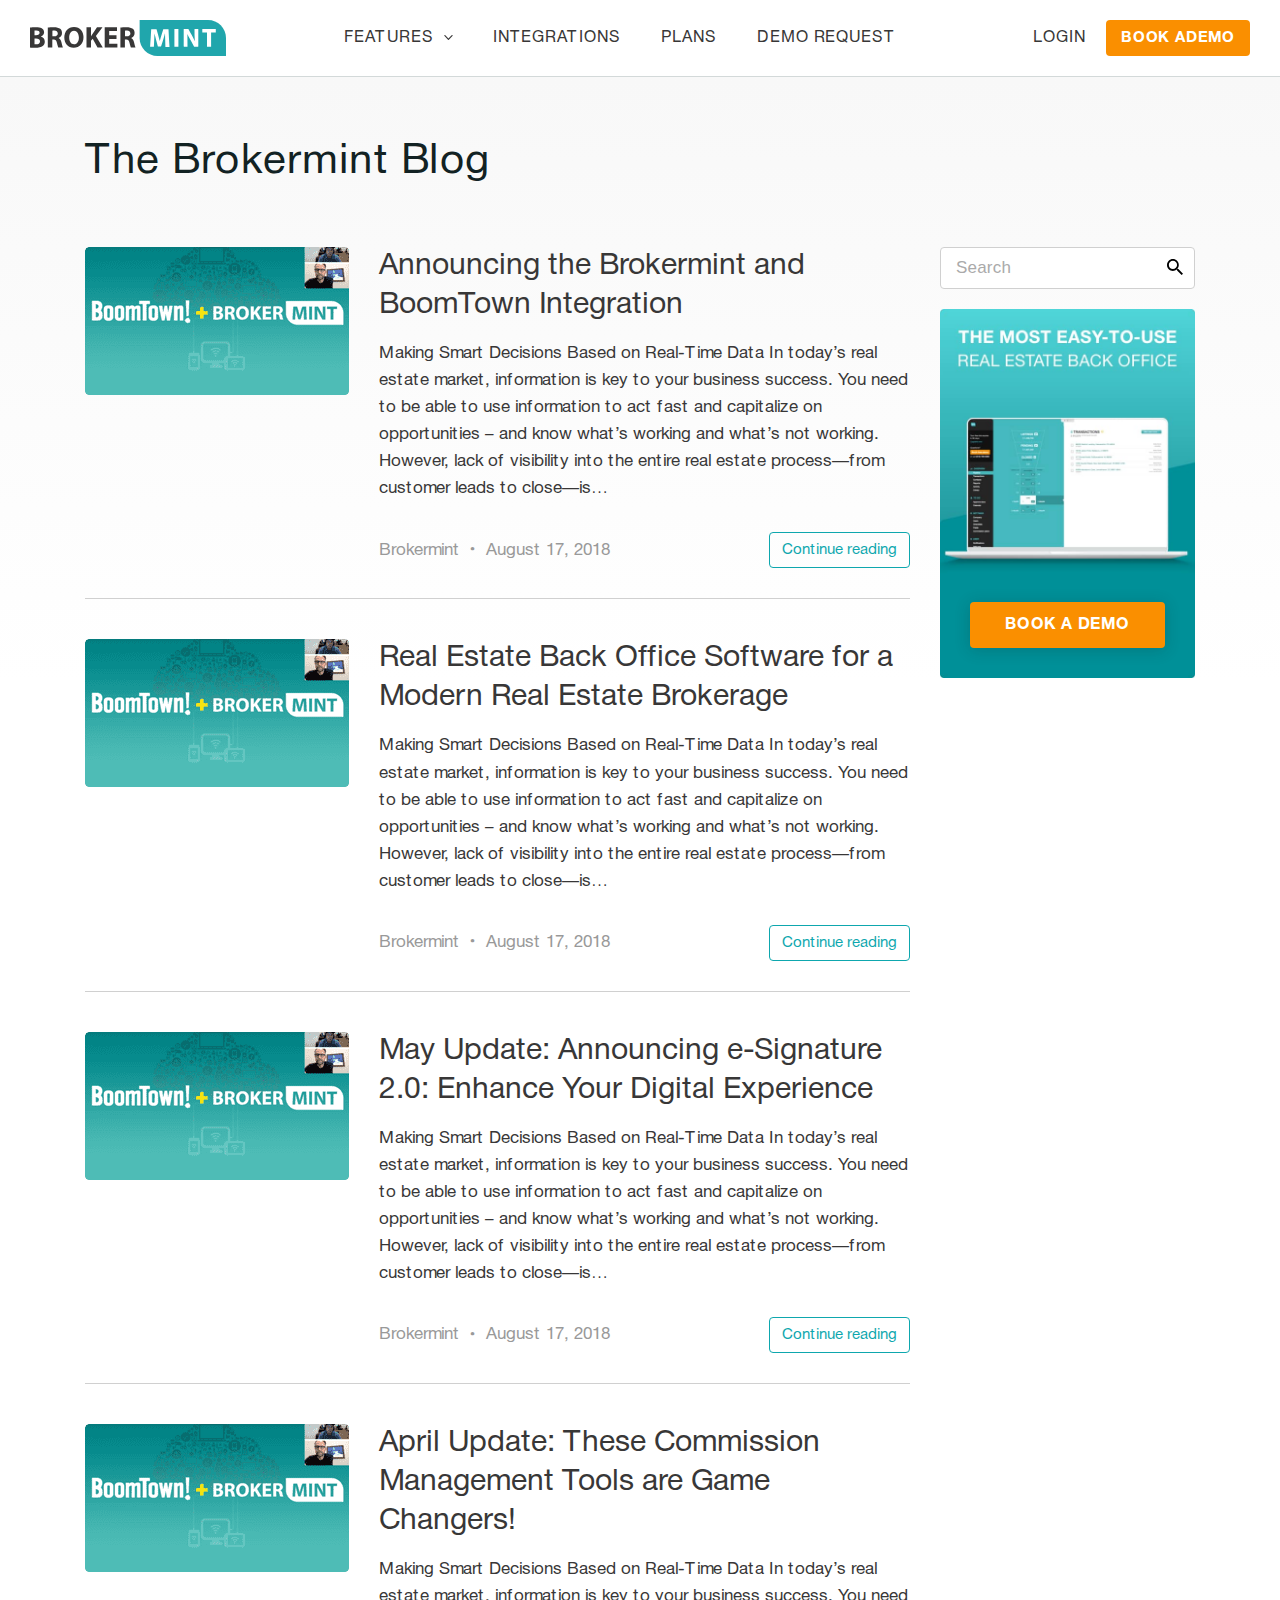
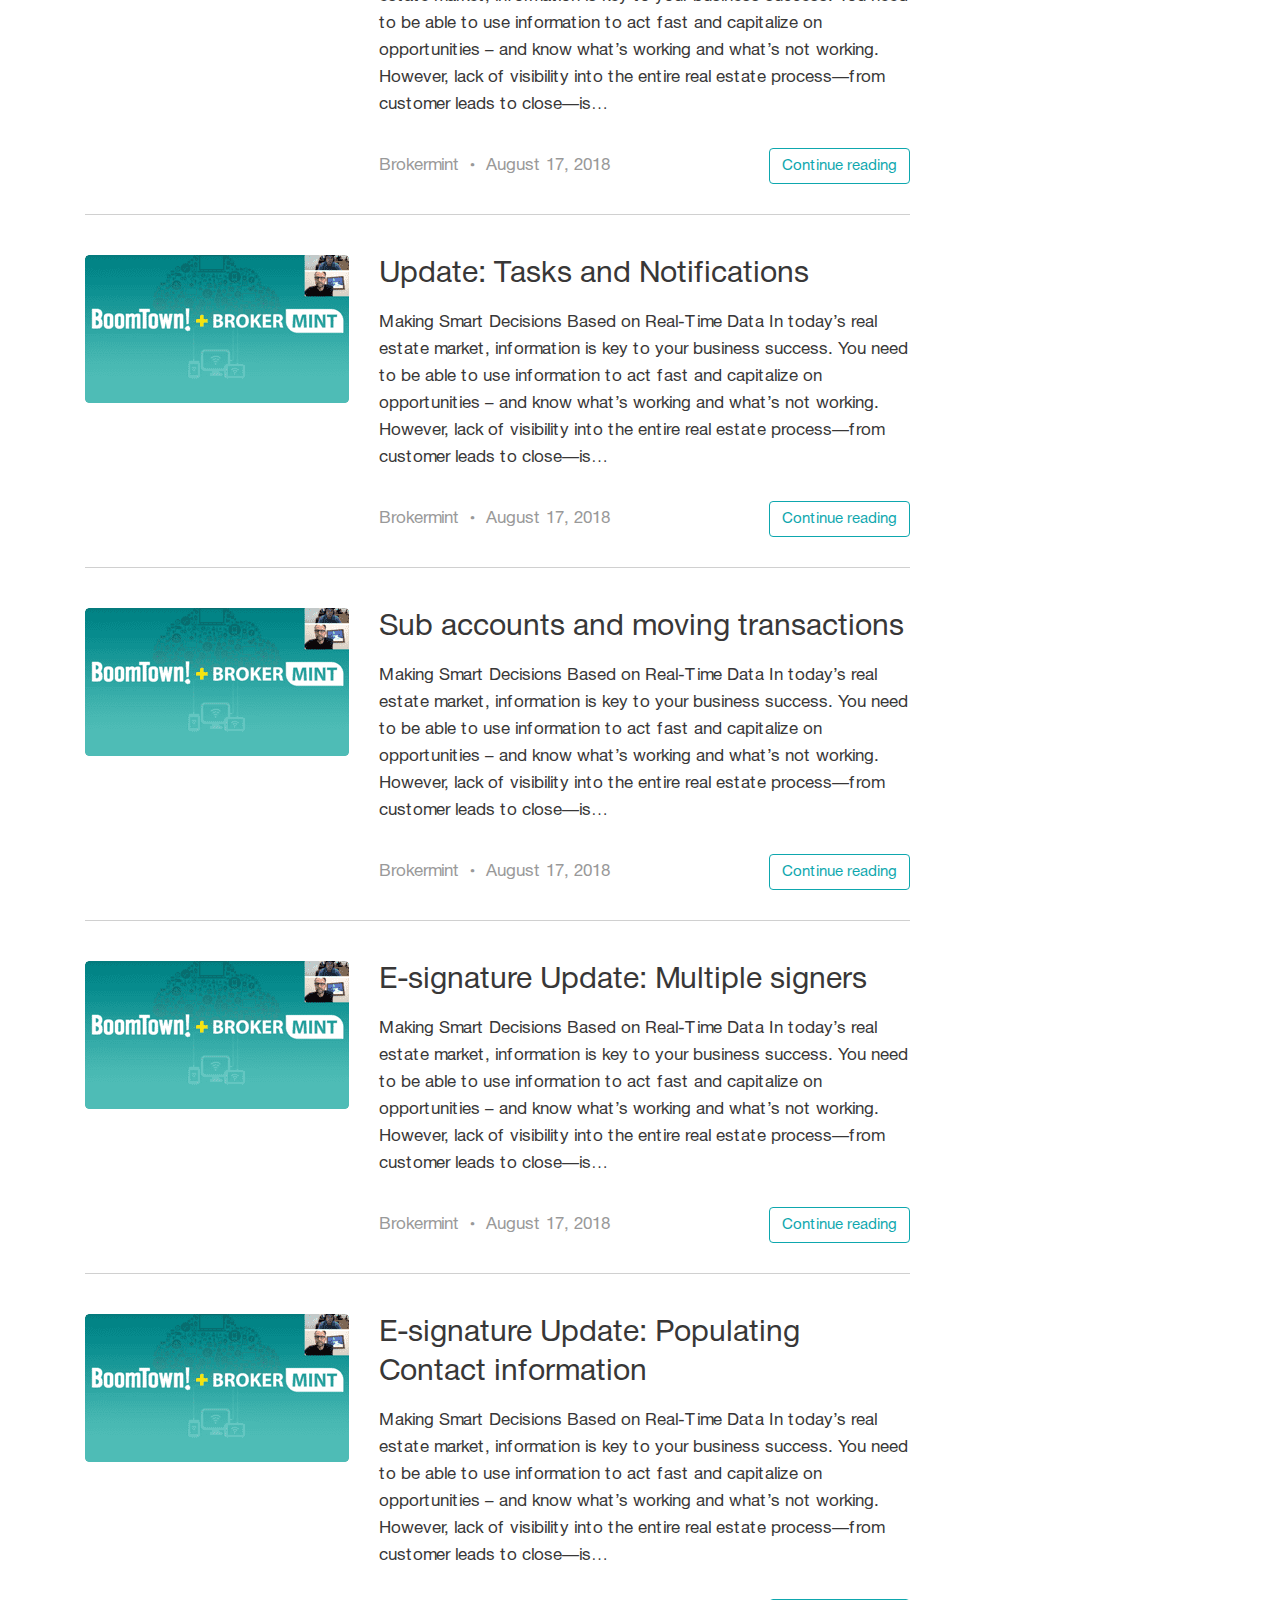
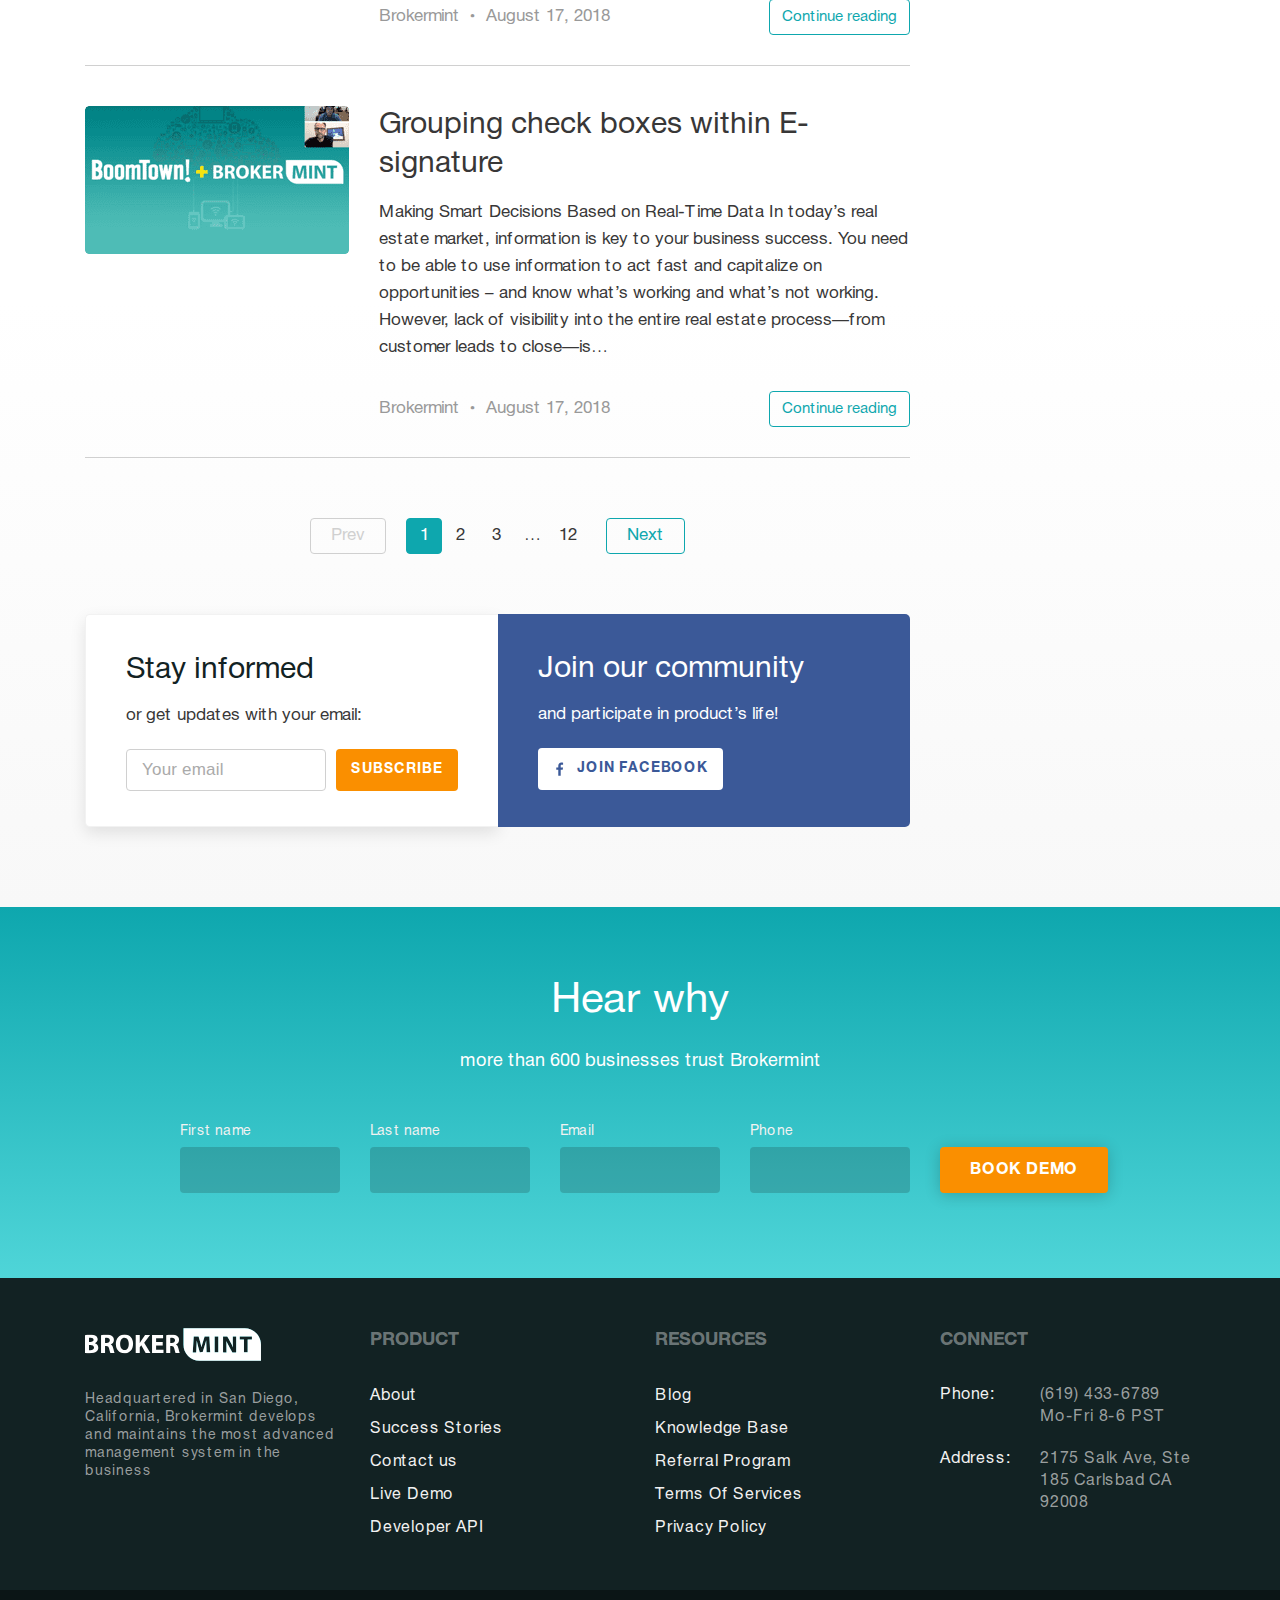
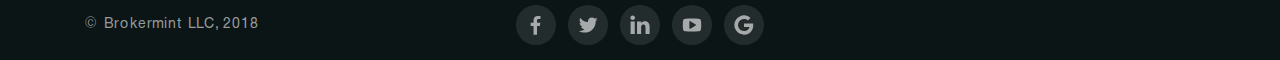
<file: blog.html>
<!DOCTYPE html>
<html lang="ru">
<head>
	<meta http-equiv="Content-Type" content="text/html; charset=utf-8" />
	<meta name="format-detection" content="telephone=no">
	<meta http-equiv="X-UA-Compatible" content="IE=edge">
	<meta name="viewport" content="width=device-width, initial-scale=1, user-scalable=no, maximum-scale=1">
	<title>BrokerMint - Blog</title>
	<link rel="stylesheet" type="text/css" href="css/style.css?ver1.0" />
</head>
<body class="loaded page">


<!-- BEGIN BODY -->
<div class="main-wrapper">

	<!-- BEGIN HEADER -->
	<svg aria-hidden="true" style="position: absolute; width: 0; height: 0; overflow: hidden;" version="1.1" xmlns="http://www.w3.org/2000/svg" xmlns:xlink="http://www.w3.org/1999/xlink">
		<defs>
		<symbol id="icon-fly" viewBox="0 0 37 32">
		<title>fly</title>
		<path d="M0 32v-12.416l26.123-3.584-26.123-3.584v-12.416l36.571 16z"></path>
		</symbol>
		<symbol id="icon-zoom" viewBox="0 0 32 32">
		<title>zoom</title>
		<path d="M22.834 20.084l9.166 9.166-2.75 2.75-9.084-9.166v-1.418l-0.582-0.5c-2.222 1.89-4.806 2.834-7.75 2.834-3.28 0-6.070-1.152-8.376-3.46-2.306-2.302-3.458-5.094-3.458-8.372s1.152-6.084 3.46-8.418c2.302-2.334 5.066-3.5 8.288-3.5 3.278 0 6.070 1.166 8.376 3.5 2.304 2.334 3.458 5.14 3.458 8.416 0 2.946-0.946 5.528-2.834 7.75l0.584 0.418h1.5zM6 17.75c1.612 1.556 3.556 2.334 5.834 2.334s4.22-0.792 5.832-2.376c1.612-1.584 2.418-3.514 2.418-5.792s-0.806-4.22-2.418-5.832c-1.61-1.612-3.554-2.418-5.832-2.418-2.28 0-4.208 0.806-5.792 2.418-1.584 1.61-2.376 3.554-2.376 5.832 0 2.28 0.78 4.222 2.334 5.834z"></path>
		</symbol>
		<symbol id="icon-arrow-right" viewBox="0 0 54 32">
		<title>arrow-right</title>
		<path d="M37.436 1.568c0.317-0.319 0.655-0.477 1.014-0.477 0.358 0 0.695 0.16 1.014 0.477l13.841 13.841c0.29 0.208 0.477 0.545 0.477 0.925 0 0.010-0 0.021-0 0.031l0-0.002c0 0.009 0 0.019 0 0.029 0 0.38-0.187 0.717-0.474 0.923l-0.003 0.002-13.841 13.841c-0.319 0.319-0.655 0.477-1.014 0.477-0.358 0-0.697-0.16-1.014-0.477l-0.836-0.835c-0.29-0.208-0.477-0.545-0.477-0.925 0-0.011 0-0.022 0-0.032l-0 0.002c0-0.397 0.16-0.756 0.477-1.073l10.023-9.903h-44.863c-0.007 0-0.015 0-0.023 0-0.389 0-0.74-0.16-0.991-0.419l-0-0c-0.258-0.251-0.418-0.602-0.418-0.99 0-0.008 0-0.017 0-0.025l-0 0.001v-1.193c-0-0.007-0-0.016-0-0.024 0-0.388 0.16-0.739 0.417-0.99l0-0c0.251-0.259 0.603-0.419 0.991-0.419 0.008 0 0.016 0 0.024 0l-0.001-0h44.864l-10.022-9.903c-0.32-0.319-0.479-0.676-0.479-1.073-0-0.009-0-0.020-0-0.031 0-0.38 0.187-0.717 0.474-0.923l0.003-0.002 0.836-0.835z"></path>
		</symbol>
		<symbol id="icon-arrow-left" viewBox="0 0 54 32">
		<title>arrow-left</title>
		<path  d="M16.673 31.159c-0.317 0.319-0.655 0.477-1.014 0.477-0.358 0-0.695-0.16-1.014-0.477l-13.841-13.841c-0.29-0.208-0.477-0.545-0.477-0.925 0-0.010 0-0.021 0-0.031l-0 0.002c-0-0.009-0-0.019-0-0.029 0-0.38 0.187-0.717 0.474-0.923l0.003-0.002 13.841-13.841c0.319-0.319 0.655-0.477 1.014-0.477 0.358 0 0.697 0.16 1.014 0.477l0.835 0.835c0.291 0.208 0.479 0.545 0.479 0.926 0 0.010-0 0.021-0 0.031l0-0.002c0 0.397-0.16 0.756-0.479 1.073l-10.022 9.903h44.863c0.007-0 0.015-0 0.023-0 0.389 0 0.74 0.16 0.991 0.419l0 0c0.258 0.251 0.418 0.602 0.418 0.99 0 0.008-0 0.017-0 0.025l0-0.001v1.193c0 0.007 0 0.016 0 0.024 0 0.388-0.16 0.739-0.417 0.99l-0 0c-0.251 0.259-0.603 0.419-0.991 0.419-0.008 0-0.016-0-0.024-0l0.001 0h-44.863l10.022 9.903c0.32 0.319 0.479 0.676 0.479 1.073 0 0.009 0 0.019 0 0.030 0 0.381-0.188 0.718-0.476 0.924l-0.003 0.002-0.835 0.835z"></path>
		</symbol>
		<symbol id="icon-list" viewBox="0 0 26 32">
		<title>list</title>
		<path d="M25.074 6.689c0.32 0.32 0.593 0.751 0.821 1.298 0.227 0.547 0.341 1.048 0.341 1.503v19.677c0 0.456-0.159 0.843-0.479 1.162-0.319 0.32-0.705 0.479-1.16 0.479h-22.957c-0.456 0-0.843-0.16-1.162-0.479-0.296-0.288-0.479-0.689-0.479-1.134 0-0.010 0-0.020 0-0.029l-0 0.001v-27.329c0-0.455 0.16-0.842 0.479-1.16 0.319-0.32 0.704-0.479 1.162-0.479h15.304c0.455 0 0.956 0.114 1.503 0.341 0.547 0.228 0.979 0.501 1.298 0.821l5.329 5.329zM17.491 2.522v6.422h6.422c-0.114-0.331-0.239-0.565-0.376-0.701l-5.347-5.345c-0.136-0.138-0.37-0.263-0.701-0.376zM24.050 28.621v-17.49h-7.105c-0.456 0-0.843-0.16-1.162-0.479-0.296-0.288-0.479-0.689-0.479-1.134 0-0.010 0-0.020 0-0.029l-0 0.001v-7.105h-13.119v26.236h21.864zM6.559 13.863c0-0.159 0.051-0.289 0.153-0.392 0.096-0.095 0.228-0.153 0.374-0.153 0.007 0 0.014 0 0.021 0l-0.001-0h12.025c0.16 0 0.291 0.050 0.392 0.153 0.103 0.103 0.153 0.234 0.153 0.392v1.094c0 0.006 0 0.012 0 0.019 0 0.146-0.059 0.278-0.153 0.374l0-0c-0.096 0.095-0.228 0.153-0.373 0.153-0.007 0-0.013-0-0.020-0l0.001 0h-12.025c-0.006 0-0.012 0-0.019 0-0.146 0-0.278-0.059-0.374-0.153l0 0c-0.095-0.096-0.153-0.228-0.153-0.373 0-0.007 0-0.013 0-0.020l-0 0.001v-1.094zM19.13 17.689c0.16 0 0.291 0.051 0.392 0.153 0.103 0.103 0.153 0.235 0.153 0.394v1.094c0 0.006 0 0.012 0 0.019 0 0.146-0.059 0.278-0.153 0.374l0-0c-0.096 0.095-0.228 0.153-0.373 0.153-0.007 0-0.013-0-0.020-0l0.001 0h-12.025c-0.006 0-0.012 0-0.019 0-0.146 0-0.278-0.059-0.374-0.153l0 0c-0.095-0.096-0.153-0.228-0.153-0.373 0-0.007 0-0.013 0-0.020l-0 0.001v-1.094c0-0.159 0.050-0.291 0.153-0.392 0.096-0.095 0.228-0.153 0.373-0.153 0.007 0 0.013 0 0.020 0l-0.001-0h12.025zM19.13 22.062c0.16 0 0.291 0.051 0.392 0.153 0.103 0.103 0.153 0.234 0.153 0.394v1.094c0 0.006 0 0.012 0 0.019 0 0.146-0.059 0.278-0.153 0.374l0-0c-0.096 0.095-0.228 0.153-0.373 0.153-0.007 0-0.013-0-0.020-0l0.001 0h-12.025c-0.006 0-0.012 0-0.019 0-0.146 0-0.278-0.059-0.374-0.153l0 0c-0.095-0.096-0.153-0.228-0.153-0.373 0-0.007 0-0.013 0-0.020l-0 0.001v-1.094c0-0.16 0.050-0.291 0.153-0.392 0.096-0.095 0.228-0.153 0.373-0.153 0.007 0 0.013 0 0.020 0l-0.001-0h12.025z"></path>
		</symbol>
		<symbol id="icon-check" viewBox="0 0 37 32">
		<title>check</title>
		<path  d="M30.731 18.773v6.94c0 1.732-0.615 3.212-1.845 4.443-1.102 1.138-2.644 1.844-4.35 1.844-0.032 0-0.064-0-0.095-0.001l0.005 0h-18.158c-0.027 0-0.060 0.001-0.092 0.001-1.707 0-3.248-0.706-4.349-1.843l-0.002-0.002c-1.138-1.102-1.844-2.644-1.844-4.35 0-0.032 0-0.065 0.001-0.097l-0 0.005v-18.158c0-1.732 0.615-3.212 1.844-4.441 1.102-1.139 2.645-1.846 4.352-1.846 0.032 0 0.064 0 0.095 0.001l-0.005-0h18.158c0.917 0 1.767 0.183 2.553 0.546 0.206 0.090 0.355 0.276 0.392 0.499l0.001 0.004c0.009 0.042 0.015 0.091 0.015 0.141 0 0.193-0.081 0.368-0.21 0.491l-0 0-1.070 1.068c-0.126 0.134-0.304 0.218-0.501 0.219h-0c-0.072-0.006-0.138-0.022-0.2-0.046l0.005 0.002c-0.295-0.081-0.633-0.129-0.982-0.13h-18.159c-0.96 0-1.783 0.341-2.468 1.026-0.633 0.612-1.026 1.469-1.026 2.418 0 0.017 0 0.034 0 0.050l-0-0.003v18.158c0 0.96 0.343 1.783 1.026 2.468 0.684 0.683 1.508 1.026 2.468 1.026h18.158c0.96 0 1.783-0.343 2.466-1.026 0.684-0.684 1.026-1.508 1.026-2.468v-5.543c0-0.188 0.066-0.348 0.196-0.48l1.397-1.397c0.126-0.135 0.305-0.218 0.503-0.219h0c0.087 0 0.174 0.023 0.261 0.066 0.292 0.117 0.437 0.327 0.437 0.633zM35.772 8.101l-17.767 17.765c-0.31 0.323-0.745 0.525-1.228 0.525-0.006 0-0.012-0-0.017-0h0.001c-0.005 0-0.011 0-0.017 0-0.482 0-0.918-0.201-1.227-0.524l-9.384-9.385c-0.324-0.31-0.525-0.745-0.525-1.228 0-0.006 0-0.012 0-0.017v0.001c0-0.48 0.174-0.894 0.524-1.244l2.4-2.4c0.31-0.322 0.745-0.523 1.226-0.523 0.006 0 0.013 0 0.019 0h-0.001c0.48 0 0.894 0.174 1.244 0.523l5.74 5.74 14.121-14.121c0.31-0.324 0.745-0.525 1.228-0.525 0.006 0 0.012 0 0.017 0h-0.001c0.48 0 0.894 0.174 1.244 0.524l2.4 2.4c0.348 0.35 0.523 0.764 0.523 1.244s-0.174 0.894-0.523 1.244z"></path>
		</symbol>
		<symbol id="icon-email" viewBox="0 0 39 32">
		<title>email</title>
		<path  d="M36.318 27.746v-16.759c-0.464 0.52-0.957 0.992-1.484 1.422l-0.023 0.018c-3.899 2.997-6.997 5.456-9.298 7.378-0.741 0.624-1.346 1.113-1.81 1.461-0.466 0.348-1.095 0.702-1.888 1.058s-1.54 0.535-2.238 0.535h-0.043c-0.699 0-1.445-0.178-2.238-0.533-0.793-0.357-1.422-0.711-1.888-1.060-0.464-0.348-1.068-0.836-1.812-1.463-2.299-1.92-5.397-4.379-9.298-7.378-0.55-0.448-1.042-0.92-1.495-1.427l-0.011-0.013v16.764c0 0.188 0.071 0.352 0.208 0.489 0.139 0.139 0.302 0.208 0.491 0.208h32.128c0.001 0 0.003 0 0.005 0 0.191 0 0.364-0.080 0.486-0.208l0-0c0.128-0.123 0.208-0.295 0.208-0.486 0-0.002 0-0.003-0-0.005v0zM36.318 4.807v-0.533c0-0.066-0.004-0.16-0.012-0.284 0-0.001 0-0.003 0-0.005 0-0.098-0.024-0.191-0.066-0.272l0.002 0.003c-0.010-0.012-0.050-0.076-0.089-0.14l-0.032-0.056c-0.046-0.074-0.113-0.131-0.193-0.163l-0.003-0.001c-0.085-0.034-0.183-0.054-0.286-0.054-0.007 0-0.014 0-0.021 0l0.001-0h-32.128c-0.002-0-0.004-0-0.006-0-0.19 0-0.362 0.079-0.484 0.206l-0 0c-0.128 0.123-0.208 0.295-0.208 0.486 0 0.002 0 0.003 0 0.005v-0c0 2.444 1.070 4.51 3.209 6.199 2.809 2.212 5.724 4.516 8.752 6.917l0.764 0.645c0.421 0.356 0.756 0.628 1.004 0.818 0.247 0.188 0.569 0.418 0.971 0.688 0.4 0.268 0.768 0.469 1.102 0.599 0.334 0.132 0.647 0.196 0.939 0.196h0.043c0.292 0 0.604-0.064 0.939-0.196 0.422-0.175 0.784-0.376 1.121-0.612l-0.019 0.012c0.4-0.27 0.724-0.498 0.971-0.688 0.249-0.19 0.583-0.462 1.004-0.818l0.764-0.645c-3.542 2.655-0.695 0.39 2.157-1.871l6.595-5.046c0.786-0.626 1.516-1.467 2.194-2.521 0.676-1.056 1.013-2.012 1.013-2.871zM39.111 4v23.746c0 0.96-0.341 1.783-1.026 2.466-0.612 0.633-1.469 1.026-2.418 1.026-0.017 0-0.034-0-0.050-0l0.003 0h-32.128c-0.96 0-1.781-0.341-2.466-1.026-0.633-0.612-1.026-1.469-1.026-2.418 0-0.017 0-0.034 0-0.050l-0 0.003v-23.746c0-0.96 0.341-1.783 1.026-2.466 0.612-0.633 1.469-1.026 2.418-1.026 0.017 0 0.034 0 0.050 0l-0.003-0h32.128c0.96 0 1.781 0.341 2.466 1.026 0.684 0.683 1.026 1.506 1.026 2.466z"></path>
		</symbol>
		<symbol id="icon-save" viewBox="0 0 30 32">
		<title>save</title>
		<path  d="M7.542 28.8h15.086v-7.542h-15.086v7.542zM25.142 28.8h2.515v-17.6c0-0.184-0.066-0.435-0.197-0.757-0.131-0.32-0.262-0.546-0.394-0.677l-5.52-5.52c-0.13-0.131-0.352-0.262-0.667-0.394-0.314-0.13-0.57-0.195-0.766-0.195v8.171c0 0.523-0.182 0.97-0.549 1.336-0.368 0.366-0.813 0.549-1.336 0.549h-11.317c-0.523 0-0.968-0.182-1.334-0.549-0.34-0.331-0.551-0.793-0.551-1.304 0-0.011 0-0.023 0-0.034l-0 0.002v-8.171h-2.515v25.142h2.515v-8.171c0-0.525 0.182-0.97 0.55-1.336 0.366-0.368 0.811-0.55 1.334-0.55h16.344c0.523 0 0.968 0.184 1.336 0.55 0.366 0.368 0.549 0.811 0.549 1.336v8.171zM17.6 10.571v-6.283c0-0.002 0-0.004 0-0.006 0-0.172-0.072-0.327-0.187-0.437l-0-0c-0.11-0.115-0.265-0.186-0.436-0.186-0.002 0-0.004 0-0.006 0h-3.771c-0.002-0-0.004-0-0.006-0-0.171 0-0.326 0.071-0.436 0.185l-0 0c-0.115 0.11-0.187 0.266-0.187 0.438 0 0.002 0 0.004 0 0.006v-0 6.285c0 0.171 0.062 0.318 0.187 0.442 0.125 0.125 0.272 0.187 0.442 0.187h3.771c0.001 0 0.003 0 0.004 0 0.172 0 0.327-0.072 0.437-0.187l0-0c0.115-0.11 0.187-0.266 0.187-0.438 0-0.001 0-0.003 0-0.004v0zM30.171 11.2v18.229c0 0.523-0.182 0.97-0.55 1.336-0.366 0.366-0.811 0.549-1.334 0.549h-26.4c-0.525 0-0.97-0.182-1.336-0.549-0.34-0.331-0.551-0.793-0.551-1.304 0-0.011 0-0.023 0-0.034l-0 0.002v-26.4c0-0.525 0.184-0.97 0.55-1.336 0.366-0.368 0.811-0.55 1.336-0.55h18.226c0.525 0 1.101 0.131 1.728 0.394 0.63 0.262 1.128 0.576 1.494 0.944l5.499 5.499c0.368 0.366 0.682 0.864 0.944 1.493 0.261 0.629 0.392 1.205 0.392 1.728z"></path>
		</symbol>
		<symbol id="icon-arrow-down" viewBox="0 0 55 32">
		<title>arrow-down</title>
		<path d="M54.154 3.077c0.615 0.615 0.615 0.615 0.615 1.231s0 0.615-0.615 1.231l-25.846 25.846c-0.615 0.615-0.615 0.615-1.231 0.615s-0.615 0-1.231-0.615l-25.231-25.846c-0.615 0-0.615-0.615-0.615-1.231s0-0.615 0.615-1.231l2.462-2.462c0.615-0.615 1.231-0.615 1.231-0.615 0.615 0 0.615 0 1.231 0.615l21.538 21.538 22.154-21.538c0-0.615 0.615-0.615 1.231-0.615s0.615 0 1.231 0.615l2.462 2.462z"></path>
		</symbol>
		<symbol id="icon-icons-facebook" viewBox="0 0 18 32">
		<title>icons-facebook</title>
		<path   d="M16.070 1.638v4.768h-2.834c-1.035 0-1.734 0.216-2.096 0.65-0.36 0.432-0.541 1.083-0.541 1.949v3.413h5.29l-0.704 5.344h-4.586v13.706h-5.525v-13.704h-4.605v-5.344h4.605v-3.936c0-2.24 0.626-3.976 1.877-5.21 1.253-1.235 2.92-1.851 5.002-1.851 1.77 0 3.142 0.072 4.117 0.216z"></path>
		</symbol>
		<symbol id="icon-icons-gmail" viewBox="0 0 32 32">
		<title>icons-gmail</title>
		<path   d="M16 13.794h14.544c0.149 0.769 0.237 1.656 0.242 2.563l0 0.004c0 2.903-0.608 5.493-1.826 7.774-1.209 2.262-2.984 4.082-5.14 5.312l-0.065 0.034c-2.254 1.285-4.839 1.927-7.755 1.927-0.017 0-0.036 0-0.056 0-2.147 0-4.19-0.447-6.040-1.252l0.098 0.038c-1.91-0.809-3.541-1.916-4.917-3.281l0.001 0.001c-1.364-1.374-2.471-3.006-3.242-4.815l-0.038-0.101c-0.768-1.753-1.214-3.795-1.214-5.942 0-0.020 0-0.039 0-0.059v0.003c-0-0.017-0-0.036-0-0.056 0-2.147 0.447-4.19 1.252-6.040l-0.038 0.098c0.809-1.91 1.916-3.542 3.281-4.918l-0.001 0.001c1.374-1.364 3.006-2.471 4.815-3.242l0.101-0.038c1.752-0.767 3.793-1.213 5.938-1.213 0.021 0 0.042 0 0.063 0h-0.003c4.012 0 7.456 1.344 10.332 4.034l-4.194 4.032c-1.644-1.591-3.691-2.388-6.139-2.388-1.724 0-3.321 0.434-4.784 1.303-1.458 0.869-2.636 2.066-3.458 3.495l-0.025 0.047c-0.807 1.38-1.284 3.038-1.284 4.807 0 0.027 0 0.055 0 0.082l-0-0.004c0 1.765 0.428 3.394 1.285 4.885 0.846 1.475 2.024 2.672 3.437 3.517l0.044 0.024c1.463 0.869 3.058 1.303 4.784 1.303 1.164 0 2.233-0.16 3.211-0.48 0.976-0.322 1.778-0.724 2.407-1.205 0.624-0.479 1.165-1.020 1.629-1.624l0.015-0.021c0.468-0.615 0.812-1.196 1.033-1.746 0.22-0.548 0.372-1.070 0.452-1.564h-8.747v-5.298z"></path>
		</symbol>
		<symbol id="icon-icons-linkedin" viewBox="0 0 32 32">
		<title>icons-linkedin</title>
		<path   d="M7.595 10.564v19.881h-6.62v-19.881h6.62zM8.016 4.425c0.001 0.035 0.002 0.077 0.002 0.119 0 0.919-0.39 1.746-1.014 2.326l-0.002 0.002c-0.69 0.658-1.595 0.983-2.72 0.983h-0.039c-1.097 0-1.979-0.327-2.649-0.983-0.667-0.654-1.001-1.47-1.001-2.444 0-0.99 0.345-1.81 1.033-2.459 0.688-0.651 1.588-0.972 2.697-0.972 1.111 0 2 0.324 2.668 0.972s1.010 1.468 1.024 2.459zM17.847 13.388c0.252-0.4 0.51-0.746 0.791-1.070l-0.009 0.011c0.279-0.32 0.658-0.668 1.132-1.044 0.475-0.373 1.056-0.665 1.746-0.871 0.662-0.199 1.423-0.313 2.21-0.313 0.030 0 0.061 0 0.091 0.001l-0.005-0c2.286 0 4.124 0.759 5.516 2.277 1.39 1.518 2.087 3.742 2.087 6.67v11.396h-6.601v-10.631c0-1.404-0.27-2.507-0.812-3.301-0.542-0.796-1.387-1.195-2.539-1.195-0.843 0-1.547 0.231-2.116 0.693-0.555 0.45-0.99 1.026-1.264 1.686l-0.010 0.028c-0.146 0.402-0.22 0.942-0.22 1.627v11.093h-6.599c0.027-5.337 0.039-9.662 0.039-12.98s-0.007-5.298-0.020-5.938l-0.020-0.964h6.599v2.823z"></path>
		</symbol>
		<symbol id="icon-icons-twitter" viewBox="0 0 38 32">
		<title>icons-twitter</title>
		<path   d="M37.23 4.986c-1.011 1.474-2.224 2.722-3.615 3.74l-0.043 0.030c0.013 0.272 0.020 0.591 0.020 0.911 0 2.101-0.313 4.129-0.894 6.040l0.038-0.147c-0.57 1.948-1.44 3.818-2.604 5.608-1.19 1.817-2.567 3.381-4.135 4.727l-0.029 0.025c-1.61 1.376-3.552 2.474-5.824 3.294s-4.7 1.23-7.29 1.23c-4.078 0-7.808-1.090-11.194-3.272 0.526 0.060 1.114 0.090 1.76 0.090 3.386 0 6.402-1.038 9.050-3.114-1.604-0.016-3.078-0.561-4.259-1.468l0.017 0.012c-1.199-0.889-2.099-2.121-2.56-3.55l-0.014-0.050c0.498 0.076 0.956 0.112 1.378 0.112 0.646 0 1.286-0.080 1.918-0.248-1.7-0.342-3.147-1.244-4.176-2.503l-0.010-0.013c-1.033-1.218-1.661-2.807-1.661-4.543 0-0.033 0-0.067 0.001-0.1l-0 0.005v-0.090c1.024 0.572 2.12 0.88 3.296 0.926-0.989-0.665-1.789-1.538-2.351-2.56l-0.019-0.038c-0.554-0.988-0.88-2.168-0.88-3.425 0-0.018 0-0.036 0-0.054l-0 0.003c0-1.324 0.33-2.55 0.992-3.68 1.806 2.215 4.019 4.023 6.533 5.33l0.115 0.054c2.434 1.285 5.298 2.099 8.338 2.244l0.046 0.002c-0.112-0.501-0.178-1.077-0.18-1.668v-0.002c0-2.016 0.71-3.736 2.132-5.158 1.278-1.315 3.064-2.131 5.040-2.131 0.040 0 0.080 0 0.12 0.001l-0.006-0c2.108 0 3.882 0.766 5.328 2.3 1.744-0.341 3.295-0.953 4.69-1.796l-0.064 0.036c-0.547 1.723-1.685 3.126-3.171 4.002l-0.033 0.018c1.4-0.152 2.798-0.528 4.198-1.13z"></path>
		</symbol>
		<symbol id="icon-icons-youtube" viewBox="0 0 44 32">
		<title>icons-youtube</title>
		<path   d="M29.99 17.22c0.45-0.258 0.676-0.664 0.676-1.22s-0.226-0.962-0.676-1.22l-11.556-7.22c-0.466-0.3-0.956-0.316-1.466-0.046-0.446 0.225-0.747 0.679-0.747 1.204 0 0.021 0 0.042 0.001 0.063l-0-0.003v14.444c0 0.572 0.248 0.994 0.746 1.264 0.24 0.12 0.472 0.18 0.7 0.18 0.3 0 0.556-0.074 0.766-0.226l11.556-7.22zM42.2 12.612c0.014 0.814 0.022 1.94 0.022 3.386 0 1.444-0.008 2.572-0.022 3.386-0.016 0.812-0.080 1.84-0.192 3.080-0.114 1.24-0.282 2.352-0.508 3.33-0.235 1.103-0.787 2.052-1.555 2.773l-0.003 0.003c-0.736 0.711-1.702 1.187-2.777 1.306l-0.021 0.002c-3.34 0.376-8.388 0.564-15.144 0.564s-11.804-0.188-15.144-0.564c-1.099-0.122-2.069-0.598-2.812-1.31l0.002 0.002c-0.776-0.722-1.332-1.671-1.562-2.742l-0.006-0.034c-0.205-0.93-0.377-2.067-0.479-3.225l-0.007-0.105c-0.091-0.871-0.16-1.938-0.191-3.016l-0.001-0.062c-0.014-0.814-0.020-1.94-0.020-3.386 0-1.444 0.008-2.572 0.022-3.386 0.016-0.812 0.080-1.84 0.192-3.080 0.114-1.24 0.282-2.352 0.508-3.33 0.24-1.098 0.76-2.022 1.558-2.776 0.736-0.711 1.702-1.187 2.777-1.306l0.021-0.002c3.338-0.376 8.386-0.564 15.142-0.564s11.804 0.188 15.144 0.564c1.068 0.12 2.006 0.556 2.81 1.308 0.804 0.754 1.328 1.68 1.568 2.776 0.212 0.98 0.372 2.088 0.486 3.33 0.112 1.24 0.176 2.268 0.192 3.080z"></path>
		</symbol>
		</defs>
	</svg>
	
	<header class="header">
		<div class="container-fluid">
			<div class="header__wrap">
				<button class="navbar-toggle">
					
	                <span class="bar bar1"></span>
	                <span class="bar bar2"></span>
	                <span class="bar bar3"></span>
	                <span class="bar bar4"></span>
	                <span class="bar bar5"></span>
		           
				</button>
				<div class="logo">
					<a href="#"><img src="img/logo.svg" alt=""></a> 
				</div>
				<nav class="navbar">
					<ul class="navbar-nav">
						<li class="navbar-nav__item dropdown">
							<a href="#" class="navbar-nav__link">Features <svg class="icon icon-arrow-down"><use xlink:href="#icon-arrow-down"></use></svg></a>
							<ul class="dropdown-list">
								<li class="dropdown-list__item">
									<a href="#" class="dropdown-list__link">Unparalleled Convenience</a>
								</li>
								<li class="dropdown-list__item">
									<a href="#" class="dropdown-list__link">Intelligent Automation</a>
								</li>
								<li class="dropdown-list__item">
									<a href="#" class="dropdown-list__link">Keep Everything in One place</a>
								</li>
								<li class="dropdown-list__item">
									<a href="#" class="dropdown-list__link">We Play Nice with Others</a>
								</li>
							</ul>
						</li>
						<li class="navbar-nav__item">
							<a href="#" class="navbar-nav__link">Integrations</a>
						</li>
						<li class="navbar-nav__item">
							<a href="#" class="navbar-nav__link">Plans</a>
						</li>
						<li class="navbar-nav__item">
							<a href="#" class="navbar-nav__link">Demo request</a>
						</li>
						<li class="navbar-nav__item visible-ipad">
							<a href="#" class="navbar-nav__link">Login</a>
						</li>
					</ul>
				</nav> 
	
				<ul class="user-nav">
					<li class="user-nav__item hidden-iphone">
						<a href="#" class="user-nav__link">Login</a>
					</li>
					<li class="user-nav__item user-nav__item--btn">
						<a href="#popup-demo" class="btn fancybox"><span class="hidden-iphone">Book A </span>Demo</a>
					</li>
				</ul>
			</div>
		</div>
	</header>
	<!-- HEADER EOF   -->

	<div class="bl-gradient">
		<!-- BEGIN PAGE HEADER -->
		<section class="page-header page-header--sm">
			<div class="container">
				<div class="page-header-wrap row mx-wrapper">
					<div class="col-lg col-md-7 mb0">
						<h1 class="title">The Brokermint Blog</h1>
					</div>
					<div class="col-lg col-md-5 visible-ipad mb0">
						<div class="search">
							<form action="#">
								<input type="text" class=" form-input search__input" placeholder="Search"/>
								<button type="submit" class="search__button"/><svg class="icon icon-zoom"><use xlink:href="#icon-zoom"></use></svg></form>
							</form>
						</div>
					</div>
				</div>
			</div>
		</section>
		<!-- PAGE HEADER EOF   -->

		<!-- BEGIN MAIN -->
		<div class="container">
			<div class="row">
				<!-- BEGIN CONTENT -->
				<div class="w-content col-lg-9" >
					<div class="news-list mx-wrapper">
						<div class="news-list__item">
							<div class="news-list__img">
								<a href="#" class="hover-img"><img src="img/Screenshot_2.png" alt=""></a>
							</div>
							<div class="news-list__content">
								<h3><a href="#">Announcing the Brokermint and BoomTown Integration</a></h3>
								<p>Making Smart Decisions Based on Real-Time Data In today’s real estate market, information is key to your business success. You need to be able to use information to act fast and capitalize on opportunities – and know what’s working and what’s not working. However, lack of visibility into the entire real estate process—from customer leads to close—is…</p>

								<div class="news-list__footer">
									<div class="date">Brokermint  <span class="bull">&bull;</span>  August 17, 2018</div>
									<a href="#" class="btn btn--default">Continue reading</a>
								</div>
							</div>
						</div>
						<div class="news-list__item">
							<div class="news-list__img">
								<a href="#" class="hover-img"><img src="img/Screenshot_2.png" alt=""></a>
							</div>
							<div class="news-list__content">
								<h3><a href="#">Real Estate Back Office Software for a Modern Real Estate Brokerage</a></h3>
								<p>Making Smart Decisions Based on Real-Time Data In today’s real estate market, information is key to your business success. You need to be able to use information to act fast and capitalize on opportunities – and know what’s working and what’s not working. However, lack of visibility into the entire real estate process—from customer leads to close—is…</p>

								<div class="news-list__footer">
									<div class="date">Brokermint  <span class="bull">&bull;</span>  August 17, 2018</div>
									<a href="#" class="btn btn--default">Continue reading</a>
								</div>
							</div>
						</div>
						<div class="news-list__item">
							<div class="news-list__img">
								<a href="#" class="hover-img"><img src="img/Screenshot_2.png" alt=""></a>
							</div>
							<div class="news-list__content">
								<h3><a href="#">May Update: Announcing e-Signature 2.0: Enhance Your Digital Experience</a></h3>
								<p>Making Smart Decisions Based on Real-Time Data In today’s real estate market, information is key to your business success. You need to be able to use information to act fast and capitalize on opportunities – and know what’s working and what’s not working. However, lack of visibility into the entire real estate process—from customer leads to close—is…</p>

								<div class="news-list__footer">
									<div class="date">Brokermint  <span class="bull">&bull;</span>  August 17, 2018</div>
									<a href="#" class="btn btn--default">Continue reading</a>
								</div>
							</div>
						</div>
						<div class="news-list__item">
							<div class="news-list__img">
								<a href="#" class="hover-img"><img src="img/Screenshot_2.png" alt=""></a>
							</div>
							<div class="news-list__content">
								<h3><a href="#">April Update: These Commission Management Tools are Game Changers!</a></h3>
								<p>Making Smart Decisions Based on Real-Time Data In today’s real estate market, information is key to your business success. You need to be able to use information to act fast and capitalize on opportunities – and know what’s working and what’s not working. However, lack of visibility into the entire real estate process—from customer leads to close—is…</p>

								<div class="news-list__footer">
									<div class="date">Brokermint  <span class="bull">&bull;</span>  August 17, 2018</div>
									<a href="#" class="btn btn--default">Continue reading</a>
								</div>
							</div>
						</div>
						<div class="news-list__item">
							<div class="news-list__img">
								<a href="#" class="hover-img"><img src="img/Screenshot_2.png" alt=""></a>
							</div>
							<div class="news-list__content">
								<h3><a href="#">Update: Tasks and Notifications</a></h3>
								<p>Making Smart Decisions Based on Real-Time Data In today’s real estate market, information is key to your business success. You need to be able to use information to act fast and capitalize on opportunities – and know what’s working and what’s not working. However, lack of visibility into the entire real estate process—from customer leads to close—is…</p>

								<div class="news-list__footer">
									<div class="date">Brokermint  <span class="bull">&bull;</span>  August 17, 2018</div>
									<a href="#" class="btn btn--default">Continue reading</a>
								</div>
							</div>
						</div>
						<div class="news-list__item">
							<div class="news-list__img">
								<a href="#" class="hover-img"><img src="img/Screenshot_2.png" alt=""></a>
							</div>
							<div class="news-list__content">
								<h3><a href="#">Sub accounts and moving transactions</a></h3>
								<p>Making Smart Decisions Based on Real-Time Data In today’s real estate market, information is key to your business success. You need to be able to use information to act fast and capitalize on opportunities – and know what’s working and what’s not working. However, lack of visibility into the entire real estate process—from customer leads to close—is…</p>

								<div class="news-list__footer">
									<div class="date">Brokermint  <span class="bull">&bull;</span>  August 17, 2018</div>
									<a href="#" class="btn btn--default">Continue reading</a>
								</div>
							</div>
						</div>
						<div class="news-list__item">
							<div class="news-list__img">
								<a href="#" class="hover-img"><img src="img/Screenshot_2.png" alt=""></a>
							</div>
							<div class="news-list__content">
								<h3><a href="#">E-signature Update: Multiple signers</a></h3>
								<p>Making Smart Decisions Based on Real-Time Data In today’s real estate market, information is key to your business success. You need to be able to use information to act fast and capitalize on opportunities – and know what’s working and what’s not working. However, lack of visibility into the entire real estate process—from customer leads to close—is…</p>

								<div class="news-list__footer">
									<div class="date">Brokermint  <span class="bull">&bull;</span>  August 17, 2018</div>
									<a href="#" class="btn btn--default">Continue reading</a>
								</div>
							</div>
						</div>
						<div class="news-list__item">
							<div class="news-list__img">
								<a href="#" class="hover-img"><img src="img/Screenshot_2.png" alt=""></a>
							</div>
							<div class="news-list__content">
								<h3><a href="#">E-signature Update: Populating Contact information</a></h3>
								<p>Making Smart Decisions Based on Real-Time Data In today’s real estate market, information is key to your business success. You need to be able to use information to act fast and capitalize on opportunities – and know what’s working and what’s not working. However, lack of visibility into the entire real estate process—from customer leads to close—is…</p>

								<div class="news-list__footer">
									<div class="date">Brokermint  <span class="bull">&bull;</span>  August 17, 2018</div>
									<a href="#" class="btn btn--default">Continue reading</a>
								</div>
							</div>
						</div>
						<div class="news-list__item">
							<div class="news-list__img">
								<a href="#" class="hover-img"><img src="img/Screenshot_2.png" alt=""></a>
							</div>
							<div class="news-list__content">
								<h3><a href="#">Grouping check boxes within E-signature</a></h3>
								<p>Making Smart Decisions Based on Real-Time Data In today’s real estate market, information is key to your business success. You need to be able to use information to act fast and capitalize on opportunities – and know what’s working and what’s not working. However, lack of visibility into the entire real estate process—from customer leads to close—is…</p>

								<div class="news-list__footer">
									<div class="date">Brokermint  <span class="bull">&bull;</span>  August 17, 2018</div>
									<a href="#" class="btn btn--default">Continue reading</a>
								</div>
							</div>
						</div>
					</div>

					<div class="box-paging mx-wrapper">
						<ul class="paging-list">
							<li class="paging-list__item paging-prev disabled">
								<a href="#" class="paging-list__link">Prev</a>
							</li>
							<li class="paging-list__item active">
								<a href="#" class="paging-list__link">1</a>
							</li>
							<li class="paging-list__item">
								<a href="#" class="paging-list__link">2</a>
							</li>
							<li class="paging-list__item hidden-iphone">
								<a href="#" class="paging-list__link">3</a>
							</li>
							<li class="paging-list__item">
								<a href="#" class="paging-list__link">&hellip;</a>
							</li>
							<li class="paging-list__item">
								<a href="#" class="paging-list__link">12</a>
							</li>
							<li class="paging-list__item paging-next">
								<a href="#" class="paging-list__link">Next</a>
							</li>
						</ul>
					</div>
				

					<div class="box-informer mx-wrapper">
						<div class="row">
							<div class="col-md-6 box-informer__default">
								<h3>Stay informed</h3>
								<p>or get updates with your email:</p>

								<div class="subscribe">
									<form action="#" >
										<div class="subscribe-group">
											<div class="form-field">
												<input type="email" required="" class="form-input" placeholder="Your email">
											</div>
											<div class="form-field">
												<button type="submit" class="btn btn--md">
													<span class="visible-iphone sb-icon"><svg class="icon icon-fly"><use xlink:href="#icon-fly"></use></svg></span>
													<span class="hidden-iphone">SUBSCRIBE</span>
												</button>
											</div>
										</div>
									</form>
								</div>
							</div>
							<div class="col-md-6 box-informer__info">
								<h3>Join our community</h3>
								<p>and participate in product’s life!</p>
								<a href="#" class="btn btn--informer btn--md"><svg class="icon icon-icons-facebook icon-left"><use xlink:href="#icon-icons-facebook"></use></svg> Join Facebook</a>
							</div>
						</div>
					</div>
				</div>
				<!-- CONTENT EOF   -->

				<!-- BEGIN ASIDE -->
				<aside class="w-sidebar col-lg-3 hidden-ipad" >
					<div class="w-sidebar-fixed">
						<div class="search">
							<form action="#">
								<input type="text" class=" form-input search__input" placeholder="Search"/>
								<button type="submit" class="search__button"/><svg class="icon icon-zoom"><use xlink:href="#icon-zoom"></use></svg></form>
							</form>
						</div>
						<div class="banner">
							<img src="img/banner.jpg" alt="">
							<div class="banner__fixed">
								<a href="#popup-demo" class="btn btn--lg btn--block fancybox">Book a Demo</a>
							</div>
							
						</div>
					</div>
				</aside>
				<!-- ASIDE EOF   -->
			</div>
		</div>
		<!-- MAIN EOF   -->
	</div>

	<!-- BEGIN FORM -->
	<section class="section sec-form section--info">
		<div class="container">
			<div class="section__head">
				<h2 class="section__title">Hear why</h2>
				<p class="section__descr">more than 600 businesses trust Brokermint</p>
			</div>
			<div class="row">
				<div class="col-xl-10 offset-xl-1">
					<form action="#">
						<div class="box-form row">
							<div class="form-field">
								<label>First name</label>
								<input type="text" class="form-input" placeholder="" required="">
							</div>
							<div class="form-field">
								<label>Last name</label>
								<input type="text" class="form-input" placeholder="" required="">
							</div>
							<div class="form-field">
								<label>Email</label>
								<input type="email" class="form-input" placeholder="" required="">
							</div>
							<div class="form-field">
								<label>Phone</label>
								<input type="tel" class="form-input" placeholder="" required="">
							</div>
							<div class="form-field form-field--button">
								<input type="submit" class="btn btn--lg" value="Book Demo">
							</div>
						</div>
					</form>
				</div>
			</div>
			
			
		</div>
	</section>
	<!-- FORM EOF   -->



	<!-- BEGIN FOOTER -->
	<footer class="footer">
		<div class="container">
			<div class="footer__top row">
				<div class="col-lg-3 footer__item--one">
					<div class="row">
						<div class="logo col-md-4 col-lg-auto">
							<a href="#"><img src="img/logo-white.svg" alt=""></a> 
						</div>
						<div class="col-md-8 col-lg-auto">
							<p class="footer-text">Headquartered in San Diego, California, Brokermint develops and maintains the most advanced management system in the business</p>
						</div>
					</div>
				</div>
				<div class="col-lg-3 col-md-3 col-sm-6 footer__item--two">
					<h4 class="footer-title">Product</h4>
					<ul class="footer-nav">
						<li class="footer-nav__item">
							<a href="#" class="footer-nav__link">About</a>
						</li>
						<li class="footer-nav__item">
							<a href="#" class="footer-nav__link">Success Stories</a>
						</li>
						<li class="footer-nav__item">
							<a href="#" class="footer-nav__link">Contact us</a>
						</li>
						<li class="footer-nav__item">
							<a href="#" class="footer-nav__link">Live Demo</a>
						</li>
						<li class="footer-nav__item">
							<a href="#" class="footer-nav__link">Developer API</a>
						</li>
					</ul>
				</div>
				<div class="col-lg-3 col-md-3 col-sm-6 footer__item--three">
					<h4 class="footer-title">Resources</h4>
					<ul class="footer-nav">
						<li class="footer-nav__item">
							<a href="#" class="footer-nav__link">Blog</a>
						</li>
						<li class="footer-nav__item">
							<a href="#" class="footer-nav__link">Knowledge Base</a>
						</li>
						<li class="footer-nav__item">
							<a href="#" class="footer-nav__link">Referral Program</a>
						</li>
						<li class="footer-nav__item">
							<a href="#" class="footer-nav__link">Terms Of Services</a>
						</li>
						<li class="footer-nav__item">
							<a href="#" class="footer-nav__link">Privacy Policy</a>
						</li>
					</ul>
				</div>
				<div class="col-lg-3 col-md-5 offset-md-1 offset-lg-0 footer__item--four">
					<h4 class="footer-title">Connect</h4>
					<div class="address">
						<div class="address__tr">
							<div class="address__th">Phone:</div>
							<div class="address__td">
								<a href="tel:6194336789">(619) 433-6789</a> <br>
								Mo-Fri 8-6 PST
							</div>
						</div>
						<div class="address__tr">
							<div class="address__th">Address:</div>
							<div class="address__td">
								<a href="https://www.google.com/maps/place/2175+Salk+Ave+%23185,+Carlsbad,+CA+92008,+USA/data=!4m2!3m1!1s0x80dc737b0619f3a7:0x18f94666a560590e?ved=2ahUKEwivpa_UuafgAhWG3SwKHUaWCisQ8gEwAHoECAEQAQ" target="_blank">2175 Salk Ave, Ste 185 Carlsbad CA 92008</a>
							</div>
						</div>
					</div>
				</div>
			</div>
	
		</div>
		<div class="footer__bottom">
			<div class="container">
				
				<div class="social">
					<a href="#" class="social__link facebook"><svg class="icon icon-icons-facebook"><use xlink:href="#icon-icons-facebook"></use></svg></a>
					<a href="#" class="social__link twitter"><svg class="icon icon-icons-twitter"><use xlink:href="#icon-icons-twitter"></use></svg></a>
					<a href="#" class="social__link linkedin"><svg class="icon icon-icons-linkedin"><use xlink:href="#icon-icons-linkedin"></use></svg></a>
					<a href="#" class="social__link youtube"><svg class="icon icon-icons-youtube"><use xlink:href="#icon-icons-youtube"></use></svg></a>
					<a href="#" class="social__link gmail"><svg class="icon icon-icons-gmail"><use xlink:href="#icon-icons-gmail"></use></svg></a>
				</div>
				<p class="copy">&copy; Brokermint LLC, 2018</p>
			</div>
		</div>
	</footer>
	<!-- FOOTER EOF   -->

</div>
<!-- BODY EOF   -->

<!-- BEGIN FOOTER -->
<div class="popup">
	<div class="window-open" id="popup-video">
		
	
		<div class="boxes-video">
			<iframe  src="https://www.youtube.com/embed/9zuKRgJRuEI" frameborder="0" allow="accelerometer; autoplay; encrypted-media; gyroscope; picture-in-picture" allowfullscreen></iframe>
		</div>
		
		
	</div>
	<div class="window-open" id="popup-demo">
		
		<div class="box-demo">
			<div class="row">
				<div class="col-md-6 box-demo__content">
					<h3 class="popup__title">Request a live demo</h3>
					<p class="text-sm">All fields are mandatory</p>

					<form action="#" class="box-demo__form">
						<div class="form-field">
							<input type="text" class="form-input" placeholder="First name">
						</div>
						<div class="form-field">
							<input type="email" class="form-input" placeholder="Email">
						</div>
						<div class="form-field">
							<input type="tel" class="form-input" placeholder="Phone">
						</div>
						<div class="form-field">
							<select class="styler" data-placeholder="Company size">
								<option value=""></option>
								<option value="">2</option>
								<option value="">3</option>
								<option value="">4</option>
							</select>
							
						</div>
						<div class="form-field">
							<select class="styler" data-placeholder="Role">
								<option value=""></option>
								<option value="">2</option>
								<option value="">3</option>
								<option value="">4</option>
							</select>
						</div>
						<div class="form-field">
							<label class="box-checkbox text-sm">
								<input type="checkbox" checked="">
								<span class="checkbox"></span>
								<span class="label-text">I accept <a href="#">Brokermint Privacy Policy</a> and <a href="#">Terms of use</a></span>
							</label>
						</div> 
						<input type="submit" value="Request demo" class="btn btn--xl btn--block">
					</form>
				</div>
				<div class="col-md-6 box-demo__banner" style="background-image: url('img/Pop-upbrokermint.png')">
					
				</div>
			</div>
		</div>
		
	</div>
</div>
<!-- FOOTER EOF   -->

<div class="overlay" style="display: none;"></div>
<div class="icon-load"></div>
<script src="js/all.js?ver1.0"></script>
</body>
</html>
</file>
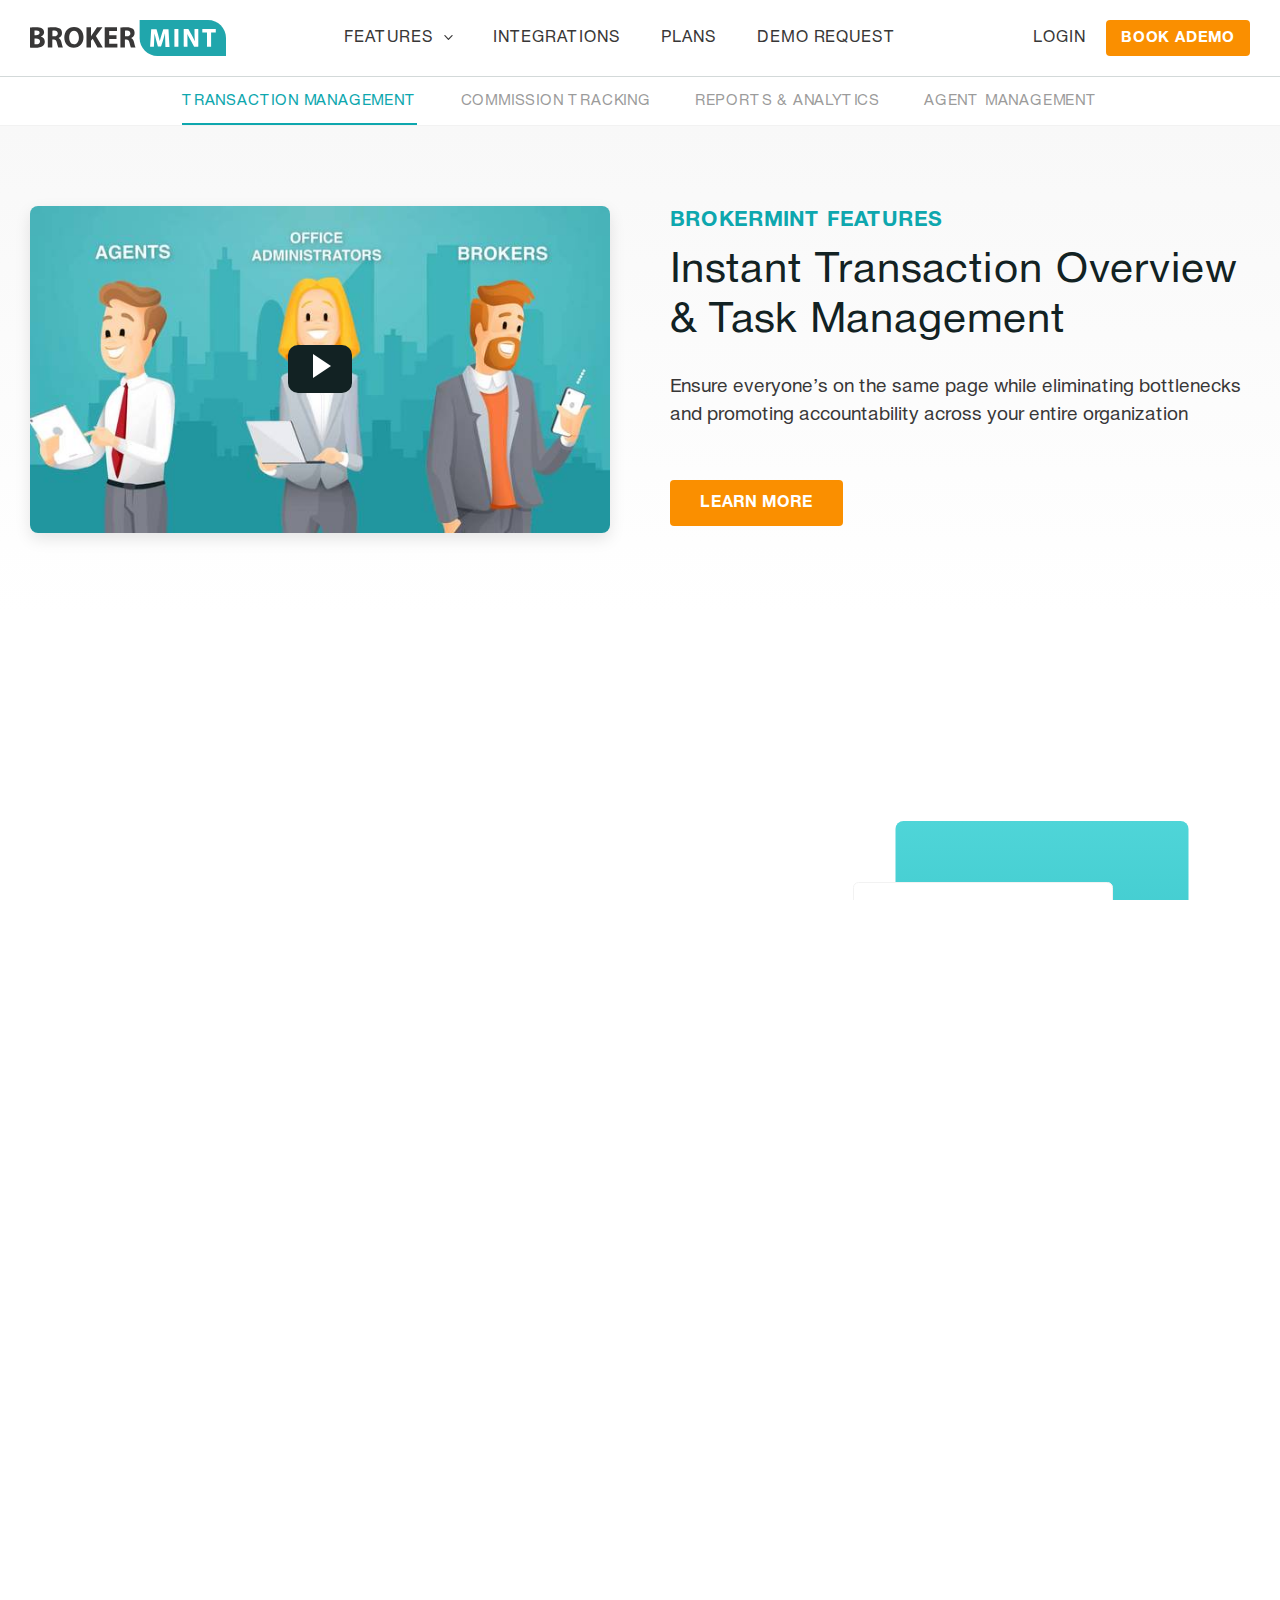
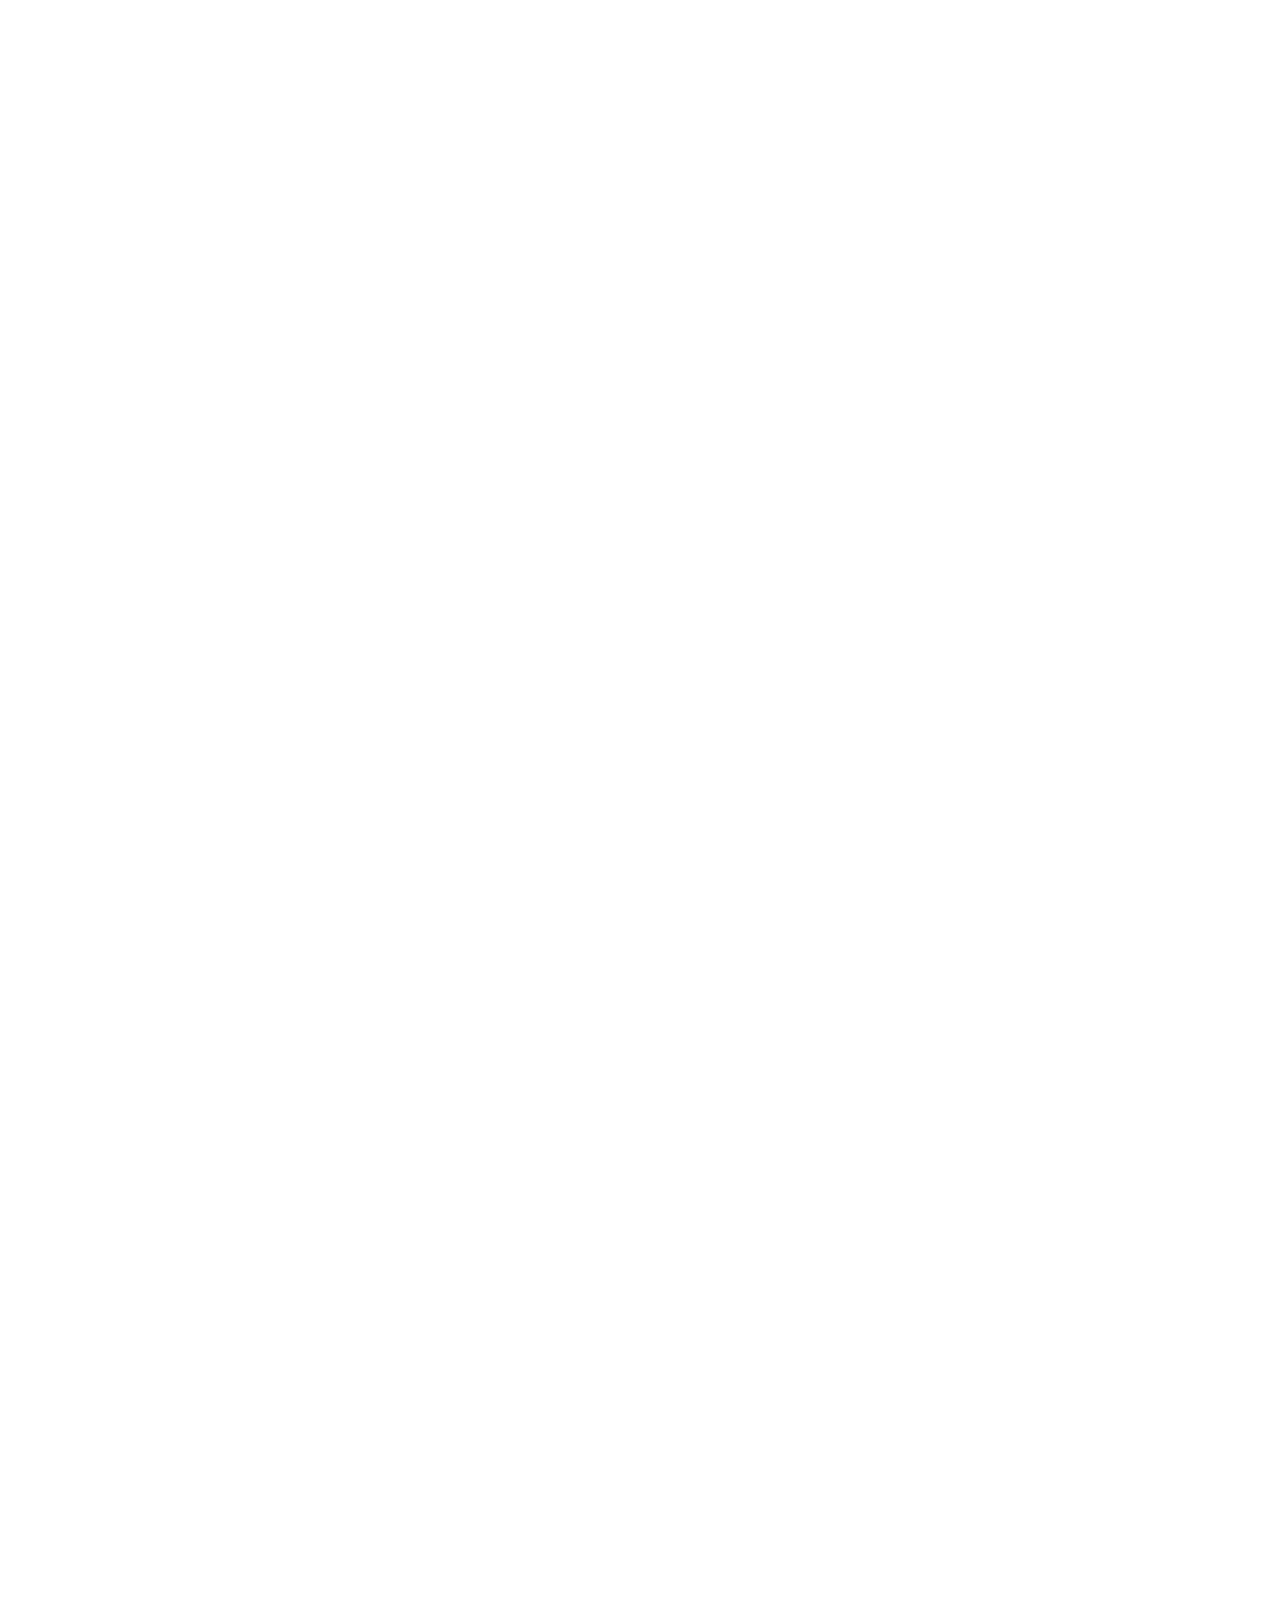
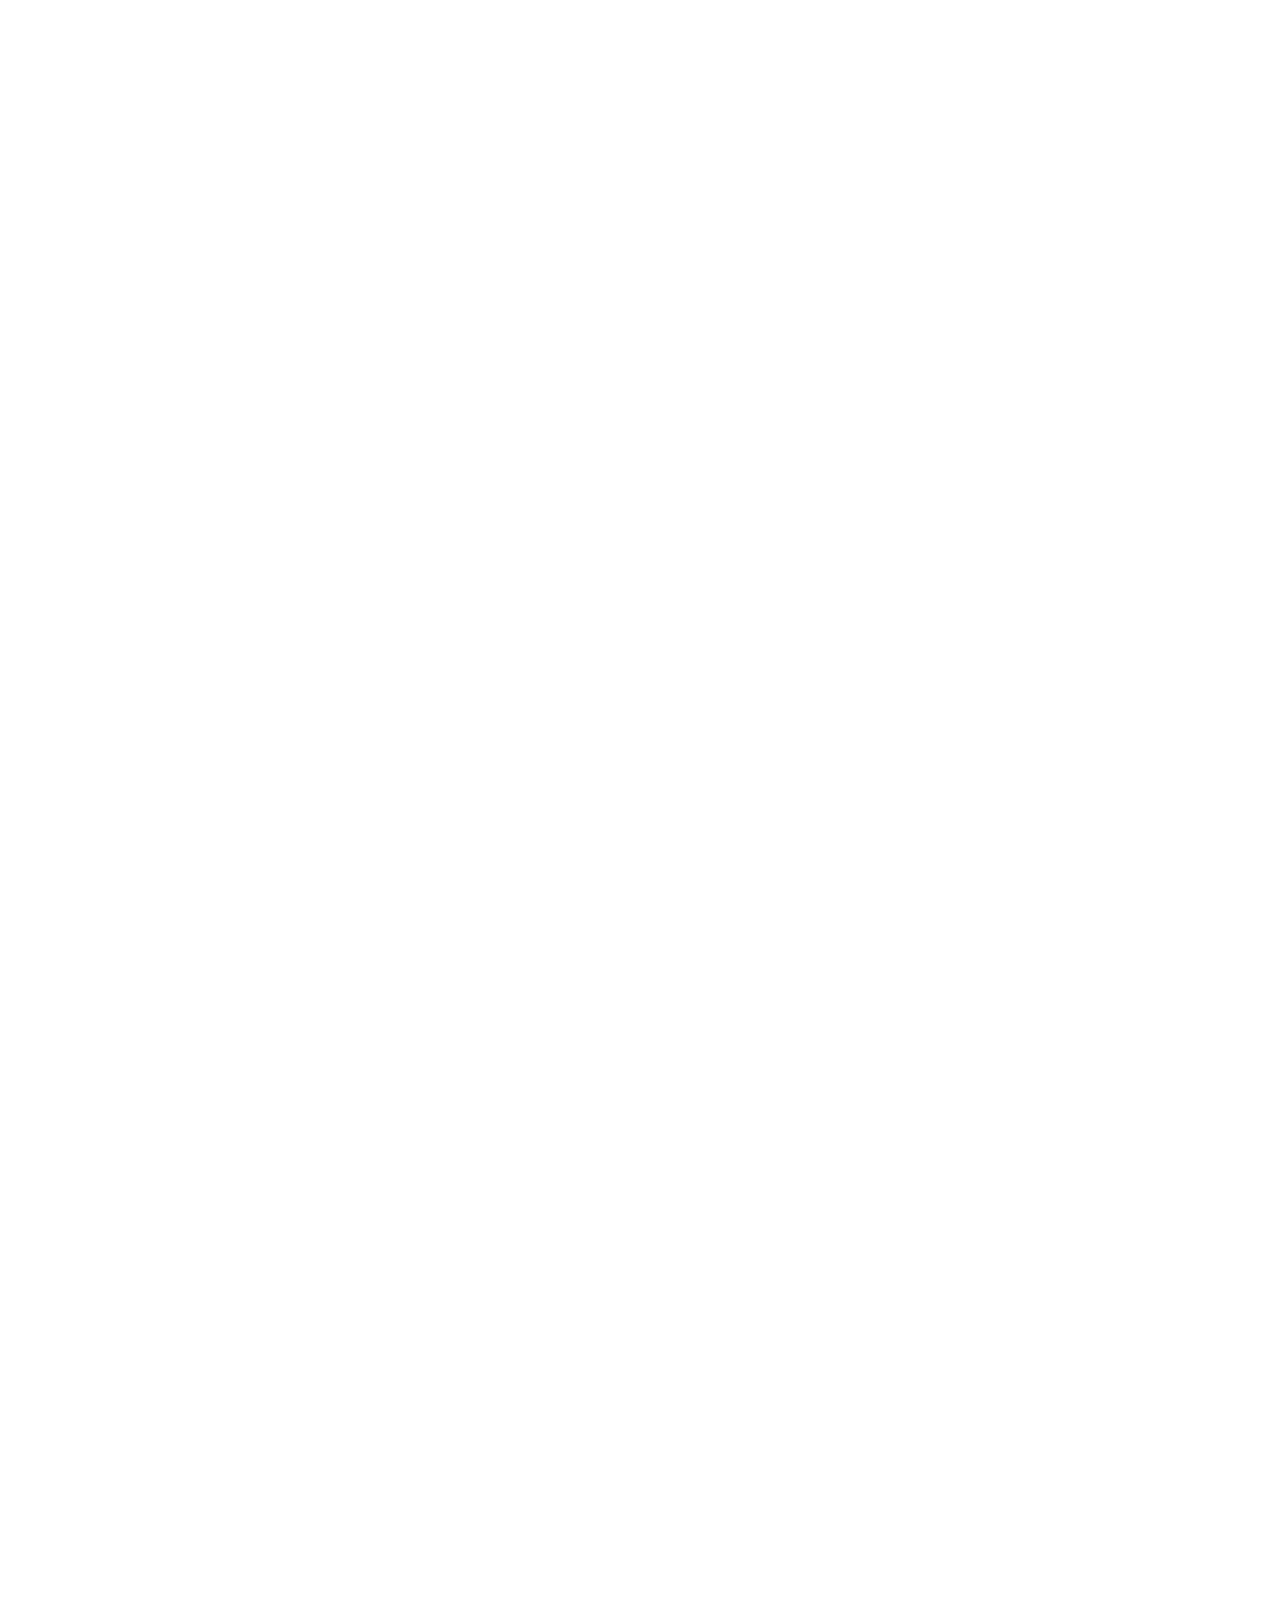
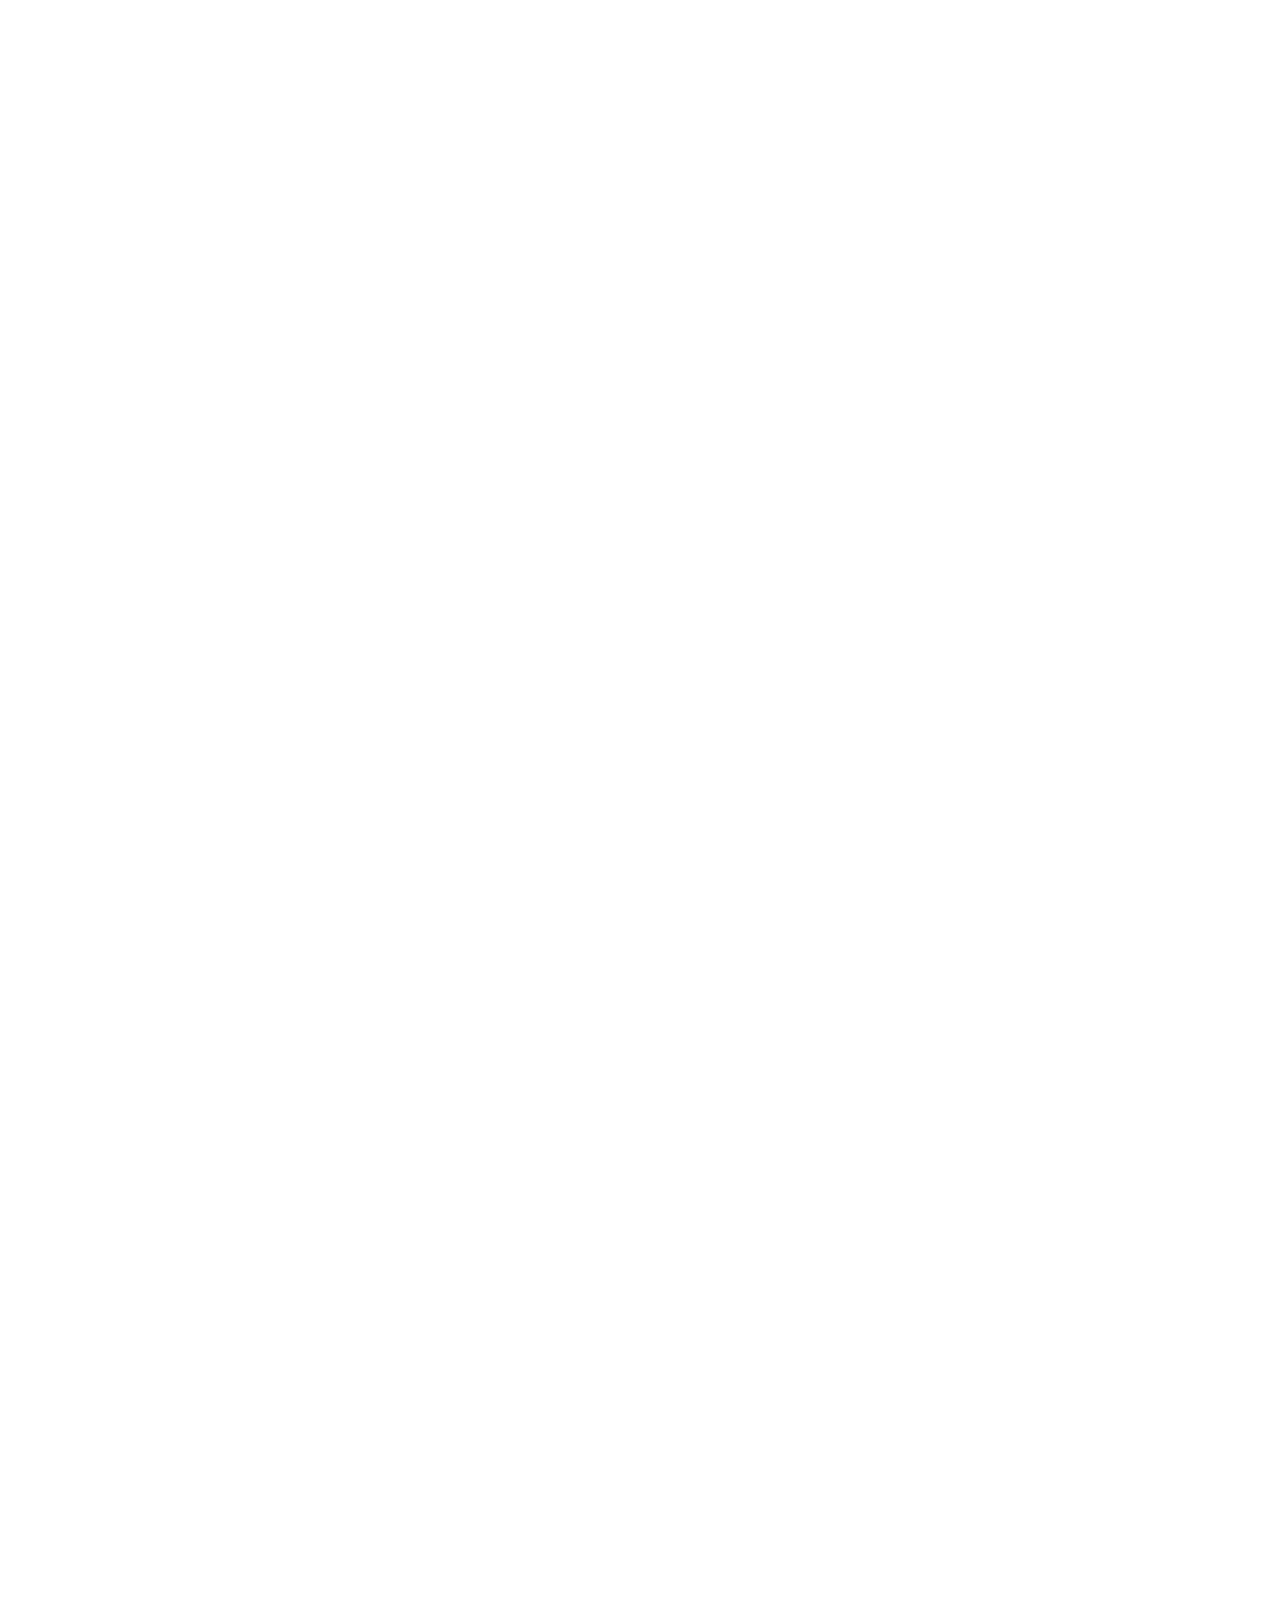
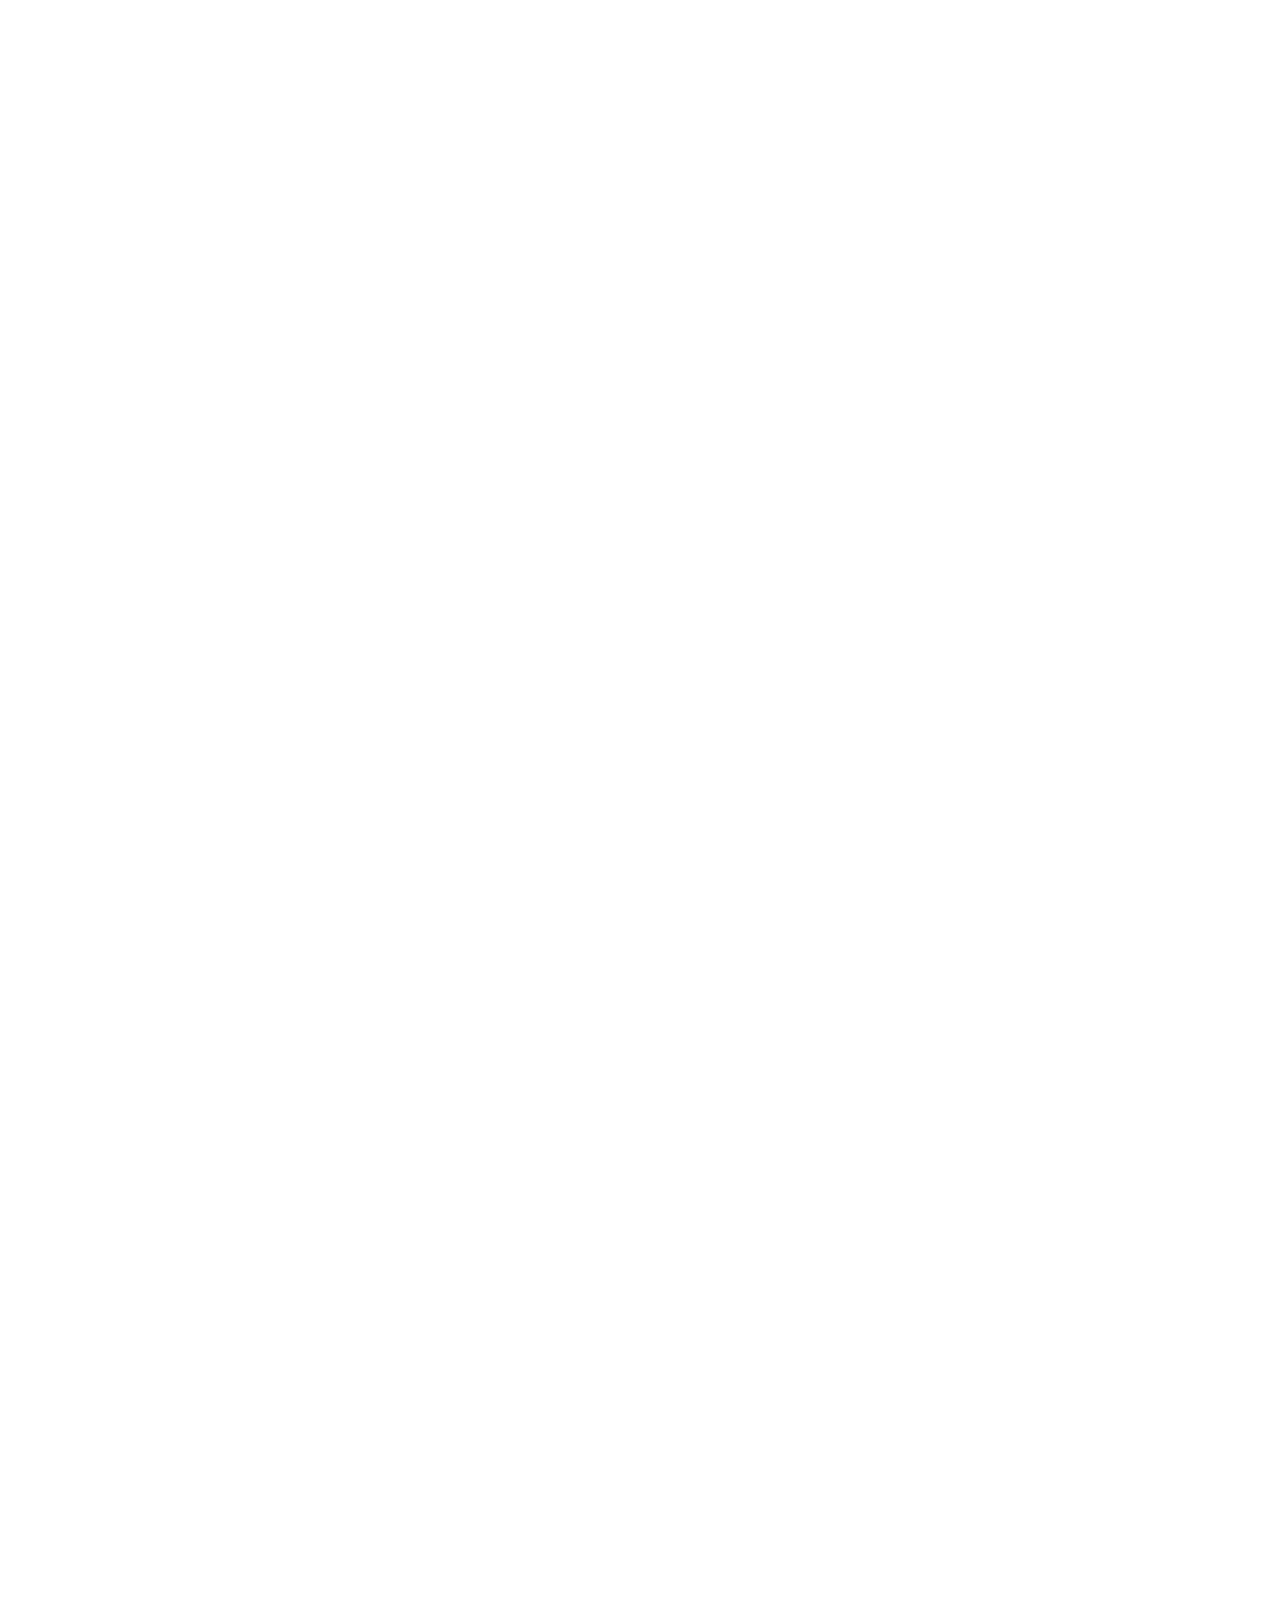
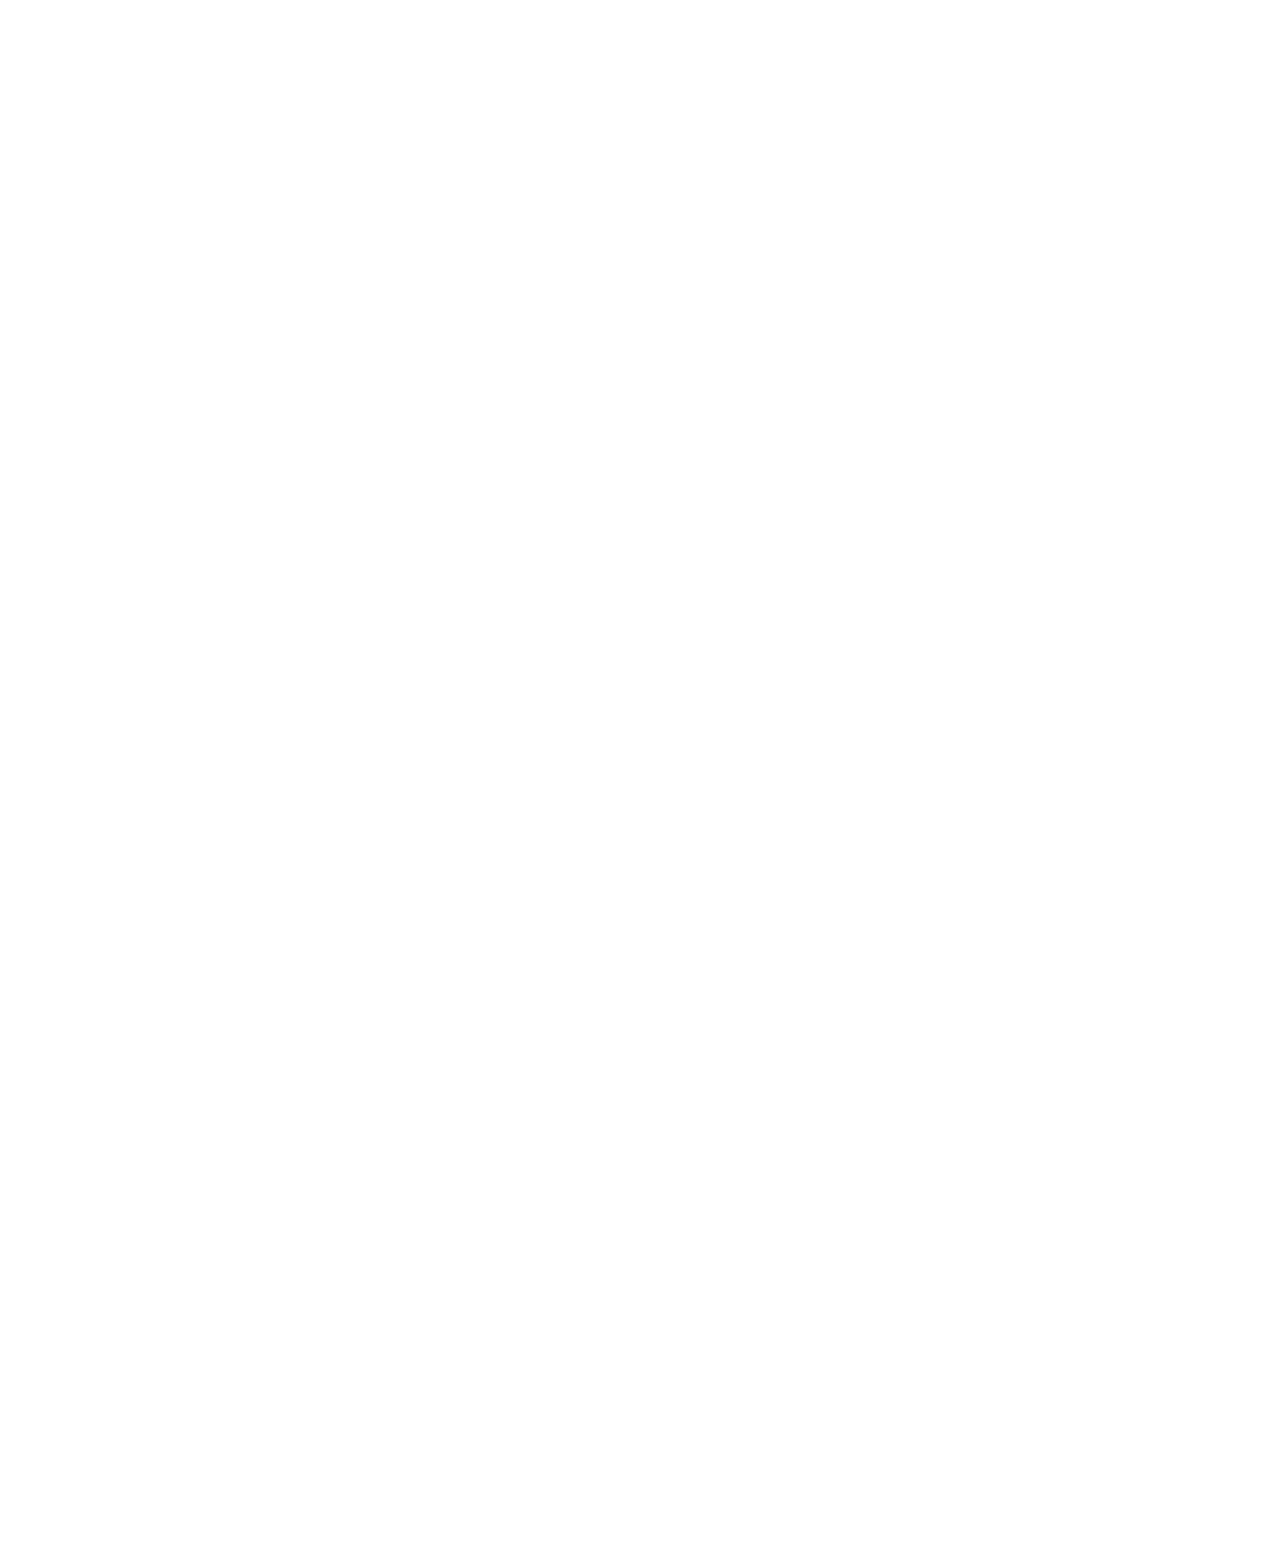
<file: category.html>
<!DOCTYPE html>
<html lang="ru">
<head>
	<meta http-equiv="Content-Type" content="text/html; charset=utf-8" />
	<meta name="format-detection" content="telephone=no">
	<meta http-equiv="X-UA-Compatible" content="IE=edge">
	<meta name="viewport" content="width=device-width, initial-scale=1, user-scalable=no, maximum-scale=1">
	<title>BrokerMint - Category</title>
	<link rel="stylesheet" type="text/css" href="css/style.css?ver1.0" />
</head>
<body class="loaded page">


<!-- BEGIN BODY -->
<div class="main-wrapper">

	<!-- BEGIN HEADER -->
	<svg aria-hidden="true" style="position: absolute; width: 0; height: 0; overflow: hidden;" version="1.1" xmlns="http://www.w3.org/2000/svg" xmlns:xlink="http://www.w3.org/1999/xlink">
		<defs>
		<symbol id="icon-fly" viewBox="0 0 37 32">
		<title>fly</title>
		<path d="M0 32v-12.416l26.123-3.584-26.123-3.584v-12.416l36.571 16z"></path>
		</symbol>
		<symbol id="icon-zoom" viewBox="0 0 32 32">
		<title>zoom</title>
		<path d="M22.834 20.084l9.166 9.166-2.75 2.75-9.084-9.166v-1.418l-0.582-0.5c-2.222 1.89-4.806 2.834-7.75 2.834-3.28 0-6.070-1.152-8.376-3.46-2.306-2.302-3.458-5.094-3.458-8.372s1.152-6.084 3.46-8.418c2.302-2.334 5.066-3.5 8.288-3.5 3.278 0 6.070 1.166 8.376 3.5 2.304 2.334 3.458 5.14 3.458 8.416 0 2.946-0.946 5.528-2.834 7.75l0.584 0.418h1.5zM6 17.75c1.612 1.556 3.556 2.334 5.834 2.334s4.22-0.792 5.832-2.376c1.612-1.584 2.418-3.514 2.418-5.792s-0.806-4.22-2.418-5.832c-1.61-1.612-3.554-2.418-5.832-2.418-2.28 0-4.208 0.806-5.792 2.418-1.584 1.61-2.376 3.554-2.376 5.832 0 2.28 0.78 4.222 2.334 5.834z"></path>
		</symbol>
		<symbol id="icon-arrow-right" viewBox="0 0 54 32">
		<title>arrow-right</title>
		<path d="M37.436 1.568c0.317-0.319 0.655-0.477 1.014-0.477 0.358 0 0.695 0.16 1.014 0.477l13.841 13.841c0.29 0.208 0.477 0.545 0.477 0.925 0 0.010-0 0.021-0 0.031l0-0.002c0 0.009 0 0.019 0 0.029 0 0.38-0.187 0.717-0.474 0.923l-0.003 0.002-13.841 13.841c-0.319 0.319-0.655 0.477-1.014 0.477-0.358 0-0.697-0.16-1.014-0.477l-0.836-0.835c-0.29-0.208-0.477-0.545-0.477-0.925 0-0.011 0-0.022 0-0.032l-0 0.002c0-0.397 0.16-0.756 0.477-1.073l10.023-9.903h-44.863c-0.007 0-0.015 0-0.023 0-0.389 0-0.74-0.16-0.991-0.419l-0-0c-0.258-0.251-0.418-0.602-0.418-0.99 0-0.008 0-0.017 0-0.025l-0 0.001v-1.193c-0-0.007-0-0.016-0-0.024 0-0.388 0.16-0.739 0.417-0.99l0-0c0.251-0.259 0.603-0.419 0.991-0.419 0.008 0 0.016 0 0.024 0l-0.001-0h44.864l-10.022-9.903c-0.32-0.319-0.479-0.676-0.479-1.073-0-0.009-0-0.020-0-0.031 0-0.38 0.187-0.717 0.474-0.923l0.003-0.002 0.836-0.835z"></path>
		</symbol>
		<symbol id="icon-arrow-left" viewBox="0 0 54 32">
		<title>arrow-left</title>
		<path  d="M16.673 31.159c-0.317 0.319-0.655 0.477-1.014 0.477-0.358 0-0.695-0.16-1.014-0.477l-13.841-13.841c-0.29-0.208-0.477-0.545-0.477-0.925 0-0.010 0-0.021 0-0.031l-0 0.002c-0-0.009-0-0.019-0-0.029 0-0.38 0.187-0.717 0.474-0.923l0.003-0.002 13.841-13.841c0.319-0.319 0.655-0.477 1.014-0.477 0.358 0 0.697 0.16 1.014 0.477l0.835 0.835c0.291 0.208 0.479 0.545 0.479 0.926 0 0.010-0 0.021-0 0.031l0-0.002c0 0.397-0.16 0.756-0.479 1.073l-10.022 9.903h44.863c0.007-0 0.015-0 0.023-0 0.389 0 0.74 0.16 0.991 0.419l0 0c0.258 0.251 0.418 0.602 0.418 0.99 0 0.008-0 0.017-0 0.025l0-0.001v1.193c0 0.007 0 0.016 0 0.024 0 0.388-0.16 0.739-0.417 0.99l-0 0c-0.251 0.259-0.603 0.419-0.991 0.419-0.008 0-0.016-0-0.024-0l0.001 0h-44.863l10.022 9.903c0.32 0.319 0.479 0.676 0.479 1.073 0 0.009 0 0.019 0 0.030 0 0.381-0.188 0.718-0.476 0.924l-0.003 0.002-0.835 0.835z"></path>
		</symbol>
		<symbol id="icon-list" viewBox="0 0 26 32">
		<title>list</title>
		<path d="M25.074 6.689c0.32 0.32 0.593 0.751 0.821 1.298 0.227 0.547 0.341 1.048 0.341 1.503v19.677c0 0.456-0.159 0.843-0.479 1.162-0.319 0.32-0.705 0.479-1.16 0.479h-22.957c-0.456 0-0.843-0.16-1.162-0.479-0.296-0.288-0.479-0.689-0.479-1.134 0-0.010 0-0.020 0-0.029l-0 0.001v-27.329c0-0.455 0.16-0.842 0.479-1.16 0.319-0.32 0.704-0.479 1.162-0.479h15.304c0.455 0 0.956 0.114 1.503 0.341 0.547 0.228 0.979 0.501 1.298 0.821l5.329 5.329zM17.491 2.522v6.422h6.422c-0.114-0.331-0.239-0.565-0.376-0.701l-5.347-5.345c-0.136-0.138-0.37-0.263-0.701-0.376zM24.050 28.621v-17.49h-7.105c-0.456 0-0.843-0.16-1.162-0.479-0.296-0.288-0.479-0.689-0.479-1.134 0-0.010 0-0.020 0-0.029l-0 0.001v-7.105h-13.119v26.236h21.864zM6.559 13.863c0-0.159 0.051-0.289 0.153-0.392 0.096-0.095 0.228-0.153 0.374-0.153 0.007 0 0.014 0 0.021 0l-0.001-0h12.025c0.16 0 0.291 0.050 0.392 0.153 0.103 0.103 0.153 0.234 0.153 0.392v1.094c0 0.006 0 0.012 0 0.019 0 0.146-0.059 0.278-0.153 0.374l0-0c-0.096 0.095-0.228 0.153-0.373 0.153-0.007 0-0.013-0-0.020-0l0.001 0h-12.025c-0.006 0-0.012 0-0.019 0-0.146 0-0.278-0.059-0.374-0.153l0 0c-0.095-0.096-0.153-0.228-0.153-0.373 0-0.007 0-0.013 0-0.020l-0 0.001v-1.094zM19.13 17.689c0.16 0 0.291 0.051 0.392 0.153 0.103 0.103 0.153 0.235 0.153 0.394v1.094c0 0.006 0 0.012 0 0.019 0 0.146-0.059 0.278-0.153 0.374l0-0c-0.096 0.095-0.228 0.153-0.373 0.153-0.007 0-0.013-0-0.020-0l0.001 0h-12.025c-0.006 0-0.012 0-0.019 0-0.146 0-0.278-0.059-0.374-0.153l0 0c-0.095-0.096-0.153-0.228-0.153-0.373 0-0.007 0-0.013 0-0.020l-0 0.001v-1.094c0-0.159 0.050-0.291 0.153-0.392 0.096-0.095 0.228-0.153 0.373-0.153 0.007 0 0.013 0 0.020 0l-0.001-0h12.025zM19.13 22.062c0.16 0 0.291 0.051 0.392 0.153 0.103 0.103 0.153 0.234 0.153 0.394v1.094c0 0.006 0 0.012 0 0.019 0 0.146-0.059 0.278-0.153 0.374l0-0c-0.096 0.095-0.228 0.153-0.373 0.153-0.007 0-0.013-0-0.020-0l0.001 0h-12.025c-0.006 0-0.012 0-0.019 0-0.146 0-0.278-0.059-0.374-0.153l0 0c-0.095-0.096-0.153-0.228-0.153-0.373 0-0.007 0-0.013 0-0.020l-0 0.001v-1.094c0-0.16 0.050-0.291 0.153-0.392 0.096-0.095 0.228-0.153 0.373-0.153 0.007 0 0.013 0 0.020 0l-0.001-0h12.025z"></path>
		</symbol>
		<symbol id="icon-check" viewBox="0 0 37 32">
		<title>check</title>
		<path  d="M30.731 18.773v6.94c0 1.732-0.615 3.212-1.845 4.443-1.102 1.138-2.644 1.844-4.35 1.844-0.032 0-0.064-0-0.095-0.001l0.005 0h-18.158c-0.027 0-0.060 0.001-0.092 0.001-1.707 0-3.248-0.706-4.349-1.843l-0.002-0.002c-1.138-1.102-1.844-2.644-1.844-4.35 0-0.032 0-0.065 0.001-0.097l-0 0.005v-18.158c0-1.732 0.615-3.212 1.844-4.441 1.102-1.139 2.645-1.846 4.352-1.846 0.032 0 0.064 0 0.095 0.001l-0.005-0h18.158c0.917 0 1.767 0.183 2.553 0.546 0.206 0.090 0.355 0.276 0.392 0.499l0.001 0.004c0.009 0.042 0.015 0.091 0.015 0.141 0 0.193-0.081 0.368-0.21 0.491l-0 0-1.070 1.068c-0.126 0.134-0.304 0.218-0.501 0.219h-0c-0.072-0.006-0.138-0.022-0.2-0.046l0.005 0.002c-0.295-0.081-0.633-0.129-0.982-0.13h-18.159c-0.96 0-1.783 0.341-2.468 1.026-0.633 0.612-1.026 1.469-1.026 2.418 0 0.017 0 0.034 0 0.050l-0-0.003v18.158c0 0.96 0.343 1.783 1.026 2.468 0.684 0.683 1.508 1.026 2.468 1.026h18.158c0.96 0 1.783-0.343 2.466-1.026 0.684-0.684 1.026-1.508 1.026-2.468v-5.543c0-0.188 0.066-0.348 0.196-0.48l1.397-1.397c0.126-0.135 0.305-0.218 0.503-0.219h0c0.087 0 0.174 0.023 0.261 0.066 0.292 0.117 0.437 0.327 0.437 0.633zM35.772 8.101l-17.767 17.765c-0.31 0.323-0.745 0.525-1.228 0.525-0.006 0-0.012-0-0.017-0h0.001c-0.005 0-0.011 0-0.017 0-0.482 0-0.918-0.201-1.227-0.524l-9.384-9.385c-0.324-0.31-0.525-0.745-0.525-1.228 0-0.006 0-0.012 0-0.017v0.001c0-0.48 0.174-0.894 0.524-1.244l2.4-2.4c0.31-0.322 0.745-0.523 1.226-0.523 0.006 0 0.013 0 0.019 0h-0.001c0.48 0 0.894 0.174 1.244 0.523l5.74 5.74 14.121-14.121c0.31-0.324 0.745-0.525 1.228-0.525 0.006 0 0.012 0 0.017 0h-0.001c0.48 0 0.894 0.174 1.244 0.524l2.4 2.4c0.348 0.35 0.523 0.764 0.523 1.244s-0.174 0.894-0.523 1.244z"></path>
		</symbol>
		<symbol id="icon-email" viewBox="0 0 39 32">
		<title>email</title>
		<path  d="M36.318 27.746v-16.759c-0.464 0.52-0.957 0.992-1.484 1.422l-0.023 0.018c-3.899 2.997-6.997 5.456-9.298 7.378-0.741 0.624-1.346 1.113-1.81 1.461-0.466 0.348-1.095 0.702-1.888 1.058s-1.54 0.535-2.238 0.535h-0.043c-0.699 0-1.445-0.178-2.238-0.533-0.793-0.357-1.422-0.711-1.888-1.060-0.464-0.348-1.068-0.836-1.812-1.463-2.299-1.92-5.397-4.379-9.298-7.378-0.55-0.448-1.042-0.92-1.495-1.427l-0.011-0.013v16.764c0 0.188 0.071 0.352 0.208 0.489 0.139 0.139 0.302 0.208 0.491 0.208h32.128c0.001 0 0.003 0 0.005 0 0.191 0 0.364-0.080 0.486-0.208l0-0c0.128-0.123 0.208-0.295 0.208-0.486 0-0.002 0-0.003-0-0.005v0zM36.318 4.807v-0.533c0-0.066-0.004-0.16-0.012-0.284 0-0.001 0-0.003 0-0.005 0-0.098-0.024-0.191-0.066-0.272l0.002 0.003c-0.010-0.012-0.050-0.076-0.089-0.14l-0.032-0.056c-0.046-0.074-0.113-0.131-0.193-0.163l-0.003-0.001c-0.085-0.034-0.183-0.054-0.286-0.054-0.007 0-0.014 0-0.021 0l0.001-0h-32.128c-0.002-0-0.004-0-0.006-0-0.19 0-0.362 0.079-0.484 0.206l-0 0c-0.128 0.123-0.208 0.295-0.208 0.486 0 0.002 0 0.003 0 0.005v-0c0 2.444 1.070 4.51 3.209 6.199 2.809 2.212 5.724 4.516 8.752 6.917l0.764 0.645c0.421 0.356 0.756 0.628 1.004 0.818 0.247 0.188 0.569 0.418 0.971 0.688 0.4 0.268 0.768 0.469 1.102 0.599 0.334 0.132 0.647 0.196 0.939 0.196h0.043c0.292 0 0.604-0.064 0.939-0.196 0.422-0.175 0.784-0.376 1.121-0.612l-0.019 0.012c0.4-0.27 0.724-0.498 0.971-0.688 0.249-0.19 0.583-0.462 1.004-0.818l0.764-0.645c-3.542 2.655-0.695 0.39 2.157-1.871l6.595-5.046c0.786-0.626 1.516-1.467 2.194-2.521 0.676-1.056 1.013-2.012 1.013-2.871zM39.111 4v23.746c0 0.96-0.341 1.783-1.026 2.466-0.612 0.633-1.469 1.026-2.418 1.026-0.017 0-0.034-0-0.050-0l0.003 0h-32.128c-0.96 0-1.781-0.341-2.466-1.026-0.633-0.612-1.026-1.469-1.026-2.418 0-0.017 0-0.034 0-0.050l-0 0.003v-23.746c0-0.96 0.341-1.783 1.026-2.466 0.612-0.633 1.469-1.026 2.418-1.026 0.017 0 0.034 0 0.050 0l-0.003-0h32.128c0.96 0 1.781 0.341 2.466 1.026 0.684 0.683 1.026 1.506 1.026 2.466z"></path>
		</symbol>
		<symbol id="icon-save" viewBox="0 0 30 32">
		<title>save</title>
		<path  d="M7.542 28.8h15.086v-7.542h-15.086v7.542zM25.142 28.8h2.515v-17.6c0-0.184-0.066-0.435-0.197-0.757-0.131-0.32-0.262-0.546-0.394-0.677l-5.52-5.52c-0.13-0.131-0.352-0.262-0.667-0.394-0.314-0.13-0.57-0.195-0.766-0.195v8.171c0 0.523-0.182 0.97-0.549 1.336-0.368 0.366-0.813 0.549-1.336 0.549h-11.317c-0.523 0-0.968-0.182-1.334-0.549-0.34-0.331-0.551-0.793-0.551-1.304 0-0.011 0-0.023 0-0.034l-0 0.002v-8.171h-2.515v25.142h2.515v-8.171c0-0.525 0.182-0.97 0.55-1.336 0.366-0.368 0.811-0.55 1.334-0.55h16.344c0.523 0 0.968 0.184 1.336 0.55 0.366 0.368 0.549 0.811 0.549 1.336v8.171zM17.6 10.571v-6.283c0-0.002 0-0.004 0-0.006 0-0.172-0.072-0.327-0.187-0.437l-0-0c-0.11-0.115-0.265-0.186-0.436-0.186-0.002 0-0.004 0-0.006 0h-3.771c-0.002-0-0.004-0-0.006-0-0.171 0-0.326 0.071-0.436 0.185l-0 0c-0.115 0.11-0.187 0.266-0.187 0.438 0 0.002 0 0.004 0 0.006v-0 6.285c0 0.171 0.062 0.318 0.187 0.442 0.125 0.125 0.272 0.187 0.442 0.187h3.771c0.001 0 0.003 0 0.004 0 0.172 0 0.327-0.072 0.437-0.187l0-0c0.115-0.11 0.187-0.266 0.187-0.438 0-0.001 0-0.003 0-0.004v0zM30.171 11.2v18.229c0 0.523-0.182 0.97-0.55 1.336-0.366 0.366-0.811 0.549-1.334 0.549h-26.4c-0.525 0-0.97-0.182-1.336-0.549-0.34-0.331-0.551-0.793-0.551-1.304 0-0.011 0-0.023 0-0.034l-0 0.002v-26.4c0-0.525 0.184-0.97 0.55-1.336 0.366-0.368 0.811-0.55 1.336-0.55h18.226c0.525 0 1.101 0.131 1.728 0.394 0.63 0.262 1.128 0.576 1.494 0.944l5.499 5.499c0.368 0.366 0.682 0.864 0.944 1.493 0.261 0.629 0.392 1.205 0.392 1.728z"></path>
		</symbol>
		<symbol id="icon-arrow-down" viewBox="0 0 55 32">
		<title>arrow-down</title>
		<path d="M54.154 3.077c0.615 0.615 0.615 0.615 0.615 1.231s0 0.615-0.615 1.231l-25.846 25.846c-0.615 0.615-0.615 0.615-1.231 0.615s-0.615 0-1.231-0.615l-25.231-25.846c-0.615 0-0.615-0.615-0.615-1.231s0-0.615 0.615-1.231l2.462-2.462c0.615-0.615 1.231-0.615 1.231-0.615 0.615 0 0.615 0 1.231 0.615l21.538 21.538 22.154-21.538c0-0.615 0.615-0.615 1.231-0.615s0.615 0 1.231 0.615l2.462 2.462z"></path>
		</symbol>
		<symbol id="icon-icons-facebook" viewBox="0 0 18 32">
		<title>icons-facebook</title>
		<path   d="M16.070 1.638v4.768h-2.834c-1.035 0-1.734 0.216-2.096 0.65-0.36 0.432-0.541 1.083-0.541 1.949v3.413h5.29l-0.704 5.344h-4.586v13.706h-5.525v-13.704h-4.605v-5.344h4.605v-3.936c0-2.24 0.626-3.976 1.877-5.21 1.253-1.235 2.92-1.851 5.002-1.851 1.77 0 3.142 0.072 4.117 0.216z"></path>
		</symbol>
		<symbol id="icon-icons-gmail" viewBox="0 0 32 32">
		<title>icons-gmail</title>
		<path   d="M16 13.794h14.544c0.149 0.769 0.237 1.656 0.242 2.563l0 0.004c0 2.903-0.608 5.493-1.826 7.774-1.209 2.262-2.984 4.082-5.14 5.312l-0.065 0.034c-2.254 1.285-4.839 1.927-7.755 1.927-0.017 0-0.036 0-0.056 0-2.147 0-4.19-0.447-6.040-1.252l0.098 0.038c-1.91-0.809-3.541-1.916-4.917-3.281l0.001 0.001c-1.364-1.374-2.471-3.006-3.242-4.815l-0.038-0.101c-0.768-1.753-1.214-3.795-1.214-5.942 0-0.020 0-0.039 0-0.059v0.003c-0-0.017-0-0.036-0-0.056 0-2.147 0.447-4.19 1.252-6.040l-0.038 0.098c0.809-1.91 1.916-3.542 3.281-4.918l-0.001 0.001c1.374-1.364 3.006-2.471 4.815-3.242l0.101-0.038c1.752-0.767 3.793-1.213 5.938-1.213 0.021 0 0.042 0 0.063 0h-0.003c4.012 0 7.456 1.344 10.332 4.034l-4.194 4.032c-1.644-1.591-3.691-2.388-6.139-2.388-1.724 0-3.321 0.434-4.784 1.303-1.458 0.869-2.636 2.066-3.458 3.495l-0.025 0.047c-0.807 1.38-1.284 3.038-1.284 4.807 0 0.027 0 0.055 0 0.082l-0-0.004c0 1.765 0.428 3.394 1.285 4.885 0.846 1.475 2.024 2.672 3.437 3.517l0.044 0.024c1.463 0.869 3.058 1.303 4.784 1.303 1.164 0 2.233-0.16 3.211-0.48 0.976-0.322 1.778-0.724 2.407-1.205 0.624-0.479 1.165-1.020 1.629-1.624l0.015-0.021c0.468-0.615 0.812-1.196 1.033-1.746 0.22-0.548 0.372-1.070 0.452-1.564h-8.747v-5.298z"></path>
		</symbol>
		<symbol id="icon-icons-linkedin" viewBox="0 0 32 32">
		<title>icons-linkedin</title>
		<path   d="M7.595 10.564v19.881h-6.62v-19.881h6.62zM8.016 4.425c0.001 0.035 0.002 0.077 0.002 0.119 0 0.919-0.39 1.746-1.014 2.326l-0.002 0.002c-0.69 0.658-1.595 0.983-2.72 0.983h-0.039c-1.097 0-1.979-0.327-2.649-0.983-0.667-0.654-1.001-1.47-1.001-2.444 0-0.99 0.345-1.81 1.033-2.459 0.688-0.651 1.588-0.972 2.697-0.972 1.111 0 2 0.324 2.668 0.972s1.010 1.468 1.024 2.459zM17.847 13.388c0.252-0.4 0.51-0.746 0.791-1.070l-0.009 0.011c0.279-0.32 0.658-0.668 1.132-1.044 0.475-0.373 1.056-0.665 1.746-0.871 0.662-0.199 1.423-0.313 2.21-0.313 0.030 0 0.061 0 0.091 0.001l-0.005-0c2.286 0 4.124 0.759 5.516 2.277 1.39 1.518 2.087 3.742 2.087 6.67v11.396h-6.601v-10.631c0-1.404-0.27-2.507-0.812-3.301-0.542-0.796-1.387-1.195-2.539-1.195-0.843 0-1.547 0.231-2.116 0.693-0.555 0.45-0.99 1.026-1.264 1.686l-0.010 0.028c-0.146 0.402-0.22 0.942-0.22 1.627v11.093h-6.599c0.027-5.337 0.039-9.662 0.039-12.98s-0.007-5.298-0.020-5.938l-0.020-0.964h6.599v2.823z"></path>
		</symbol>
		<symbol id="icon-icons-twitter" viewBox="0 0 38 32">
		<title>icons-twitter</title>
		<path   d="M37.23 4.986c-1.011 1.474-2.224 2.722-3.615 3.74l-0.043 0.030c0.013 0.272 0.020 0.591 0.020 0.911 0 2.101-0.313 4.129-0.894 6.040l0.038-0.147c-0.57 1.948-1.44 3.818-2.604 5.608-1.19 1.817-2.567 3.381-4.135 4.727l-0.029 0.025c-1.61 1.376-3.552 2.474-5.824 3.294s-4.7 1.23-7.29 1.23c-4.078 0-7.808-1.090-11.194-3.272 0.526 0.060 1.114 0.090 1.76 0.090 3.386 0 6.402-1.038 9.050-3.114-1.604-0.016-3.078-0.561-4.259-1.468l0.017 0.012c-1.199-0.889-2.099-2.121-2.56-3.55l-0.014-0.050c0.498 0.076 0.956 0.112 1.378 0.112 0.646 0 1.286-0.080 1.918-0.248-1.7-0.342-3.147-1.244-4.176-2.503l-0.010-0.013c-1.033-1.218-1.661-2.807-1.661-4.543 0-0.033 0-0.067 0.001-0.1l-0 0.005v-0.090c1.024 0.572 2.12 0.88 3.296 0.926-0.989-0.665-1.789-1.538-2.351-2.56l-0.019-0.038c-0.554-0.988-0.88-2.168-0.88-3.425 0-0.018 0-0.036 0-0.054l-0 0.003c0-1.324 0.33-2.55 0.992-3.68 1.806 2.215 4.019 4.023 6.533 5.33l0.115 0.054c2.434 1.285 5.298 2.099 8.338 2.244l0.046 0.002c-0.112-0.501-0.178-1.077-0.18-1.668v-0.002c0-2.016 0.71-3.736 2.132-5.158 1.278-1.315 3.064-2.131 5.040-2.131 0.040 0 0.080 0 0.12 0.001l-0.006-0c2.108 0 3.882 0.766 5.328 2.3 1.744-0.341 3.295-0.953 4.69-1.796l-0.064 0.036c-0.547 1.723-1.685 3.126-3.171 4.002l-0.033 0.018c1.4-0.152 2.798-0.528 4.198-1.13z"></path>
		</symbol>
		<symbol id="icon-icons-youtube" viewBox="0 0 44 32">
		<title>icons-youtube</title>
		<path   d="M29.99 17.22c0.45-0.258 0.676-0.664 0.676-1.22s-0.226-0.962-0.676-1.22l-11.556-7.22c-0.466-0.3-0.956-0.316-1.466-0.046-0.446 0.225-0.747 0.679-0.747 1.204 0 0.021 0 0.042 0.001 0.063l-0-0.003v14.444c0 0.572 0.248 0.994 0.746 1.264 0.24 0.12 0.472 0.18 0.7 0.18 0.3 0 0.556-0.074 0.766-0.226l11.556-7.22zM42.2 12.612c0.014 0.814 0.022 1.94 0.022 3.386 0 1.444-0.008 2.572-0.022 3.386-0.016 0.812-0.080 1.84-0.192 3.080-0.114 1.24-0.282 2.352-0.508 3.33-0.235 1.103-0.787 2.052-1.555 2.773l-0.003 0.003c-0.736 0.711-1.702 1.187-2.777 1.306l-0.021 0.002c-3.34 0.376-8.388 0.564-15.144 0.564s-11.804-0.188-15.144-0.564c-1.099-0.122-2.069-0.598-2.812-1.31l0.002 0.002c-0.776-0.722-1.332-1.671-1.562-2.742l-0.006-0.034c-0.205-0.93-0.377-2.067-0.479-3.225l-0.007-0.105c-0.091-0.871-0.16-1.938-0.191-3.016l-0.001-0.062c-0.014-0.814-0.020-1.94-0.020-3.386 0-1.444 0.008-2.572 0.022-3.386 0.016-0.812 0.080-1.84 0.192-3.080 0.114-1.24 0.282-2.352 0.508-3.33 0.24-1.098 0.76-2.022 1.558-2.776 0.736-0.711 1.702-1.187 2.777-1.306l0.021-0.002c3.338-0.376 8.386-0.564 15.142-0.564s11.804 0.188 15.144 0.564c1.068 0.12 2.006 0.556 2.81 1.308 0.804 0.754 1.328 1.68 1.568 2.776 0.212 0.98 0.372 2.088 0.486 3.33 0.112 1.24 0.176 2.268 0.192 3.080z"></path>
		</symbol>
		</defs>
	</svg>
	
	<header class="header">
		<div class="container-fluid">
			<div class="header__wrap">
				<button class="navbar-toggle">
					
	                <span class="bar bar1"></span>
	                <span class="bar bar2"></span>
	                <span class="bar bar3"></span>
	                <span class="bar bar4"></span>
	                <span class="bar bar5"></span>
		           
				</button>
				<div class="logo">
					<a href="#"><img src="img/logo.svg" alt=""></a> 
				</div>
				<nav class="navbar">
					<ul class="navbar-nav">
						<li class="navbar-nav__item dropdown">
							<a href="#" class="navbar-nav__link">Features <svg class="icon icon-arrow-down"><use xlink:href="#icon-arrow-down"></use></svg></a>
							<ul class="dropdown-list">
								<li class="dropdown-list__item">
									<a href="#" class="dropdown-list__link">Unparalleled Convenience</a>
								</li>
								<li class="dropdown-list__item">
									<a href="#" class="dropdown-list__link">Intelligent Automation</a>
								</li>
								<li class="dropdown-list__item">
									<a href="#" class="dropdown-list__link">Keep Everything in One place</a>
								</li>
								<li class="dropdown-list__item">
									<a href="#" class="dropdown-list__link">We Play Nice with Others</a>
								</li>
							</ul>
						</li>
						<li class="navbar-nav__item">
							<a href="#" class="navbar-nav__link">Integrations</a>
						</li>
						<li class="navbar-nav__item">
							<a href="#" class="navbar-nav__link">Plans</a>
						</li>
						<li class="navbar-nav__item">
							<a href="#" class="navbar-nav__link">Demo request</a>
						</li>
						<li class="navbar-nav__item visible-ipad">
							<a href="#" class="navbar-nav__link">Login</a>
						</li>
					</ul>
				</nav> 
	
				<ul class="user-nav">
					<li class="user-nav__item hidden-iphone">
						<a href="#" class="user-nav__link">Login</a>
					</li>
					<li class="user-nav__item user-nav__item--btn">
						<a href="#popup-demo" class="btn fancybox"><span class="hidden-iphone">Book A </span>Demo</a>
					</li>
				</ul>
			</div>
		</div>
	</header>
	<!-- HEADER EOF   -->
	
	<div id="fullpage">
		<div class="img-gradient-b"></div>
		<a href="#" class="aside-toggle"><span>ALL SERVICES</span></a>
		<aside class="aside aside--fixed" >
			<div>
				<h4 class="subtitle visible-ipad">Brokermint features</h4>
				<a href="category.html" class="category-tabs__link visible-ipad"><svg class="icon icon-arrow-down"><use xlink:href="#icon-arrow-down"></use></svg> Transaction Management</a>
				<ul class="aside-nav ">
					<li class="aside-nav__item" data-menuanchor="documents">
						<a href="#documents" class="aside-nav__link">Documents and Checklist templates</a>
					</li>
					<li class="aside-nav__item" data-menuanchor="signature">
						<a href="#signature" class="aside-nav__link">E-signature and State Forms</a>
					</li>
					<li class="aside-nav__item" data-menuanchor="notifications">
						<a href="#notifications" class="aside-nav__link">Notifications and Reminders</a>
					</li>
					<li class="aside-nav__item" data-menuanchor="management">
						<a href="#management" class="aside-nav__link">Offer Management</a>
					</li>
					<li class="aside-nav__item" data-menuanchor="templates">
						<a href="#templates" class="aside-nav__link">Email templates</a>
					</li>
					<li class="aside-nav__item" data-menuanchor="compliance">
						<a href="#compliance" class="aside-nav__link">Broker Review & Agent Compliance </a>
					</li>
					<li class="aside-nav__item" data-menuanchor="trail">
						<a href="#trail" class="aside-nav__link">Audit Trail</a>
					</li>
					<li class="aside-nav__item" data-menuanchor="archive">
						<a href="#archive" class="aside-nav__link">Transaction Archive</a>
					</li>
					<li class="aside-nav__item" data-menuanchor="integration">
						<a href="#integration" class="aside-nav__link">Integration with Dropbox and Google Drive</a>
					</li>
				</ul>
				<a href="category2.html" class="category-tabs__link visible-ipad"><svg class="icon icon-arrow-down"><use xlink:href="#icon-arrow-down"></use></svg> Commission Tracking</a>
				<a href="category3.html" class="category-tabs__link visible-ipad"><svg class="icon icon-arrow-down"><use xlink:href="#icon-arrow-down"></use></svg> Reports & Analytics</a>
				<a href="category4.html" class="category-tabs__link visible-ipad"><svg class="icon icon-arrow-down"><use xlink:href="#icon-arrow-down"></use></svg> Agent management</a>
			</div>

		</aside>
		<div class="fl-section fp-auto-height active" >
			<!-- BEGIN TABS NAV -->
			<div class="category hidden-ipad">
				<h4 class="subtitle visible-ipad">Brokermint features</h4>
				<ul class="category-tabs">
					<li class="category-tabs__item active">
						<a href="category.html" class="category-tabs__link"><svg class="icon icon-arrow-down"><use xlink:href="#icon-arrow-down"></use></svg> Transaction Management</a>
					</li>
					<li class="category-tabs__item ">
						<a href="category2.html" class="category-tabs__link"><svg class="icon icon-arrow-down"><use xlink:href="#icon-arrow-down"></use></svg> Commission Tracking</a>
					</li>
					<li class="category-tabs__item ">
						<a href="category3.html" class="category-tabs__link"><svg class="icon icon-arrow-down"><use xlink:href="#icon-arrow-down"></use></svg> Reports & Analytics</a>
					</li>
					<li class="category-tabs__item ">
						<a href="category4.html" class="category-tabs__link"><svg class="icon icon-arrow-down"><use xlink:href="#icon-arrow-down"></use></svg> Agent management</a>
					</li>
				</ul>
			</div>
			<!-- TABS NAV EOF   -->
		
			<!-- BEGIN PAGE HEADER -->
			<section class="page-header page-header--full ">
				<div class="container">
					<div class="page-header-wrap row mx-wrapper ">
						<div class="page-header-wrap__left col-md-6">
							<div class="video">
								<a href="#popup-video" class="video__link fancybox">
									<img src="img/img1.jpg" alt="">
									<span class="play">
										<span class="play__icon"></span>
									</span>
								</a>
							</div>
						</div>
						<div class="page-header-wrap__right col-md-6">
							<h4 class="subtitle">Brokermint features</h4>
							<h1 class="title">Instant Transaction Overview & Task Management</h1>
							<p class="text">Ensure everyone’s on the same page while eliminating bottlenecks and promoting accountability across your entire organization </p>
							<div class="button">
								<a href="#" class="btn btn--lg">Learn more</a>
							</div>
						</div>
					</div>
				</div>
			</section>
			<!-- PAGE HEADER EOF -->
		</div>

		<div class="fl-section" >
			<div class="pl-content">
				<div class="container">
					<div class="rgrid-wrap row" >
						<div class="col-lg-6 col-md-7 rgrid-wrap__content">
							<h3>Documents and Checklist templates</h3>
							<p>Access your documents, anytime, anywhere with unparalleled ease and speed!</p>
							<p> Upload any document, anytime. Review all documents, attachments, emails and digital images from any web-enabled device, while keeping your documents secure on our protected servers.</p>
							<a href="#" class="btn">LEARN MORE</a>
						</div>
						<div class="col-lg-6 col-md-5 rgrid-wrap__img">
							<div class="img-gradient"><img src="img/documents.svg" alt=""></div>
						</div>
					</div>
				</div>
			</div>
		</div>
		<div class="fl-section" >
			<div class="pl-content">
				<div class="container">
					<div class="rgrid-wrap row" >
						<div class="col-lg-6 col-md-7 rgrid-wrap__content">
							<h3>E-signature and State Forms</h3>
							<p>Being able to digitally sign important documents is quickly becoming both agents’ and clients’ preferred method for handling all contracts and disclosures. From contracts to state forms, Brokermint makes digital document management and e-signatures convenient and accessible. </p>
							<a href="#" class="btn">LEARN MORE</a>
						</div>
						<div class="col-lg-6 col-md-5 rgrid-wrap__img">
							<div class="img-gradient"><img src="img/signature.svg" alt=""></div>
						</div>
					</div>
				</div>
			</div>
		</div>
		<div class="fl-section" >
			<div class="pl-content">
				<div class="container">
					<div class="rgrid-wrap row" >
						<div class="col-lg-6 col-md-7 rgrid-wrap__content">
							<h3>Notifications and Reminders</h3>
							<p>Send reminders without being annoying! Brokermint’s customized, automated reminder system keeps everyone informed. All you need to do is set the schedule and let Brokermint instantly make your staff aware of deadlines and deficiencies in a way that’s clear and concise. </p>
							<a href="#" class="btn">LEARN MORE</a>
						</div>
						<div class="col-lg-6 col-md-5 rgrid-wrap__img">
							<div class="img-gradient"><img src="img/notifications.svg" alt=""></div>
						</div>
					</div>
				</div>
			</div>
		</div>
		<div class="fl-section" >
			<div class="pl-content">
				<div class="container">
					<div class="rgrid-wrap row" >
						<div class="col-lg-6 col-md-7 rgrid-wrap__content">
							<h3>Offer Management</h3>
							<p>Juggling multiple offers can be a huge headache. Brokermint’s online offer management system centralizes and streamlines organization by keeping all relevant documents, offers and details all in one place. No more missed emails, no more lost paperwork. You can even contact multiple agents with a single click. </p>
							<a href="#" class="btn">LEARN MORE</a>
						</div>
						<div class="col-lg-6 col-md-5 rgrid-wrap__img">
							<div class="img-gradient"><img src="img/management.svg" alt=""></div>
						</div>
					</div>
				</div>
			</div>
		</div>
		<div class="fl-section" >
			<div class="pl-content">
				<div class="container">
					<div class="rgrid-wrap row" >
						<div class="col-lg-6 col-md-7 rgrid-wrap__content">
							<h3>Email templates</h3>
							<p>Sending emails is easy, especially when you have all needed templates in place. With Brokermint you can setup your own pre-canned messages and use “short codes” to populate important transaction data to emails automatically. One click emails are so true!</p>
							<a href="#" class="btn">LEARN MORE</a>
						</div>
						<div class="col-lg-6 col-md-5 rgrid-wrap__img">
							<div class="img-gradient"><img src="img/templates.svg" alt=""></div>
						</div>
					</div>
				</div>
			</div>
		</div>
		<div class="fl-section" >
			<div class="pl-content">
				<div class="container">
					<div class="rgrid-wrap row" >
						<div class="col-lg-6 col-md-7 rgrid-wrap__content">
							<h3>Broker Review & Agent Compliance </h3>
							<p>Compliance worries are a thing of the past with Brokermint. No conflicts, no surprises, thanks to the automated tracking feature which helps you keep an eye on any outstanding tasks or documents. </p>
							<p>Submitting documents to brokers and compliance officers for review is now handled digitally, so it’s easier than ever to sign off and maintain compliance with real estate regulations </p>
							<a href="#" class="btn">LEARN MORE</a>
						</div>
						<div class="col-lg-6 col-md-5 rgrid-wrap__img">
							<div class="img-gradient"><img src="img/broker.svg" alt=""></div>
						</div>
					</div>
				</div>
			</div>
		</div>
		<div class="fl-section" >
			<div class="pl-content">
				<div class="container">
					<div class="rgrid-wrap row" >
						<div class="col-lg-6 col-md-7 rgrid-wrap__content">
							<h3>Audit Trail</h3>
							<p>“Audit”... the word itself sends a shiver through any brokerage. And it’s not a matter of “if” it happens, but “when”. Put an end to the finger-pointing and scurrying with Brokermint’s detailed online activity logs. </p>
							
							<a href="#" class="btn">LEARN MORE</a>
						</div>
						<div class="col-lg-6 col-md-5 rgrid-wrap__img">
							<div class="img-gradient"><img src="img/trail.svg" alt=""></div>
						</div>
					</div>
				</div>
			</div>
		</div>
		<div class="fl-section" >
			<div class="pl-content">
				<div class="container">
					<div class="rgrid-wrap row" >
						<div class="col-lg-6 col-md-7 rgrid-wrap__content">
							<h3>Transaction Archive</h3>
							<p>Old files and boxes of paperwork taking up space? It’s time to step into the paperless age with Brokermint! Once your compliance review is completed, the system automatically creates a transaction archive of all of the information and documentation included in that transaction. It’s that easy! </p>
							
							<a href="#" class="btn">LEARN MORE</a>
						</div>
						<div class="col-lg-6 col-md-5 rgrid-wrap__img">
							<div class="img-gradient"><img src="img/transaction-arhive.svg" alt=""></div>
						</div>
					</div>
				</div>
			</div>
		</div>
		<div class="fl-section" >
			<div class="pl-content">
				<div class="container">
					<div class="rgrid-wrap row" >
						<div class="col-lg-6 col-md-7 rgrid-wrap__content">
							<h3>Integration with Dropbox and Google Drive</h3>
							<p>Expand your data storage capabilities by using your favorite service! Brokermint can automatically save your data to a virtual storage drive, so you’ll always have a copy when you need it. Full compliance trails along with transaction documentation at the push of a button? Not a problem! Your data is always yours! </p>
							
							<a href="#" class="btn">LEARN MORE</a>
						</div>
						<div class="col-lg-6 col-md-5 rgrid-wrap__img">
							<div class="img-gradient"><img src="img/dropbox-google.svg" alt=""></div>
						</div>
					</div>
				</div>
			</div>
		</div>
		<div class="fl-section fp-auto-height nse">
			<!-- BEGIN FORM -->
			<section class="section sec-form section--info">
				<div class="container">
					<div class="section__head">
						<h2 class="section__title">Hear why</h2>
						<p class="section__descr">more than 600 businesses trust Brokermint</p>
					</div>
					<div class="row">
						<div class="col-xl-10 offset-xl-1">
							<form action="#">
								<div class="box-form row">
									<div class="form-field">
										<label>First name</label>
										<input type="text" class="form-input" placeholder="" required="">
									</div>
									<div class="form-field">
										<label>Last name</label>
										<input type="text" class="form-input" placeholder="" required="">
									</div>
									<div class="form-field">
										<label>Email</label>
										<input type="email" class="form-input" placeholder="" required="">
									</div>
									<div class="form-field">
										<label>Phone</label>
										<input type="tel" class="form-input" placeholder="" required="">
									</div>
									<div class="form-field form-field--button">
										<input type="submit" class="btn btn--lg" value="Book Demo">
									</div>
								</div>
							</form>
						</div>
					</div>
					
					
				</div>
			</section>
			<!-- FORM EOF   -->

			<!-- BEGIN FOOTER -->
			<footer class="footer">
				<div class="container">
					<div class="footer__top row">
						<div class="col-lg-3 footer__item--one">
							<div class="row">
								<div class="logo col-md-4 col-lg-auto">
									<a href="#"><img src="img/logo-white.svg" alt=""></a> 
								</div>
								<div class="col-md-8 col-lg-auto">
									<p class="footer-text">Headquartered in San Diego, California, Brokermint develops and maintains the most advanced management system in the business</p>
								</div>
							</div>
						</div>
						<div class="col-lg-3 col-md-3 col-sm-6 footer__item--two">
							<h4 class="footer-title">Product</h4>
							<ul class="footer-nav">
								<li class="footer-nav__item">
									<a href="#" class="footer-nav__link">About</a>
								</li>
								<li class="footer-nav__item">
									<a href="#" class="footer-nav__link">Success Stories</a>
								</li>
								<li class="footer-nav__item">
									<a href="#" class="footer-nav__link">Contact us</a>
								</li>
								<li class="footer-nav__item">
									<a href="#" class="footer-nav__link">Live Demo</a>
								</li>
								<li class="footer-nav__item">
									<a href="#" class="footer-nav__link">Developer API</a>
								</li>
							</ul>
						</div>
						<div class="col-lg-3 col-md-3 col-sm-6 footer__item--three">
							<h4 class="footer-title">Resources</h4>
							<ul class="footer-nav">
								<li class="footer-nav__item">
									<a href="#" class="footer-nav__link">Blog</a>
								</li>
								<li class="footer-nav__item">
									<a href="#" class="footer-nav__link">Knowledge Base</a>
								</li>
								<li class="footer-nav__item">
									<a href="#" class="footer-nav__link">Referral Program</a>
								</li>
								<li class="footer-nav__item">
									<a href="#" class="footer-nav__link">Terms Of Services</a>
								</li>
								<li class="footer-nav__item">
									<a href="#" class="footer-nav__link">Privacy Policy</a>
								</li>
							</ul>
						</div>
						<div class="col-lg-3 col-md-5 offset-md-1 offset-lg-0 footer__item--four">
							<h4 class="footer-title">Connect</h4>
							<div class="address">
								<div class="address__tr">
									<div class="address__th">Phone:</div>
									<div class="address__td">
										<a href="tel:6194336789">(619) 433-6789</a> <br>
										Mo-Fri 8-6 PST
									</div>
								</div>
								<div class="address__tr">
									<div class="address__th">Address:</div>
									<div class="address__td">
										<a href="https://www.google.com/maps/place/2175+Salk+Ave+%23185,+Carlsbad,+CA+92008,+USA/data=!4m2!3m1!1s0x80dc737b0619f3a7:0x18f94666a560590e?ved=2ahUKEwivpa_UuafgAhWG3SwKHUaWCisQ8gEwAHoECAEQAQ" target="_blank">2175 Salk Ave, Ste 185 Carlsbad CA 92008</a>
									</div>
								</div>
							</div>
						</div>
					</div>
			
				</div>
				<div class="footer__bottom">
					<div class="container">
						
						<div class="social">
							<a href="#" class="social__link facebook"><svg class="icon icon-icons-facebook"><use xlink:href="#icon-icons-facebook"></use></svg></a>
							<a href="#" class="social__link twitter"><svg class="icon icon-icons-twitter"><use xlink:href="#icon-icons-twitter"></use></svg></a>
							<a href="#" class="social__link linkedin"><svg class="icon icon-icons-linkedin"><use xlink:href="#icon-icons-linkedin"></use></svg></a>
							<a href="#" class="social__link youtube"><svg class="icon icon-icons-youtube"><use xlink:href="#icon-icons-youtube"></use></svg></a>
							<a href="#" class="social__link gmail"><svg class="icon icon-icons-gmail"><use xlink:href="#icon-icons-gmail"></use></svg></a>
						</div>
						<p class="copy">&copy; Brokermint LLC, 2018</p>
					</div>
				</div>
			</footer>
			<!-- FOOTER EOF   -->
		</div>
	</div>

	<!-- <div class="category-mobile visible-ipad">
		<h4 class="subtitle">Brokermint features</h4>
		<ul class="category-tabs">
			<li class="category-tabs__item active">
				<a href="category.html" class="category-tabs__link"><svg class="icon icon-arrow-down"><use xlink:href="#icon-arrow-down"></use></svg> Transaction Management</a>
				<ul class="cm-sub-menu">
					<li class="cm-sub-menu__item" data-menuanchor="documents">
						<a href="#documents" class="cm-sub-menu__link ">Documents and Checklist templates</a>
					</li>
					<li class="cm-sub-menu__item" data-menuanchor="signature">
						<a href="#signature" class="cm-sub-menu__link">E-signature and State Forms</a>
					</li>
					<li class="cm-sub-menu__item" data-menuanchor="notifications">
						<a href="#notifications" class="cm-sub-menu__link">Notifications and Reminders</a>
					</li>
					<li class="cm-sub-menu__item" data-menuanchor="management">
						<a href="#management" class="cm-sub-menu__link">Offer Management</a>
					</li>
					<li class="cm-sub-menu__item" data-menuanchor="templates">
						<a href="#templates" class="cm-sub-menu__link">Email templates</a>
					</li>
					<li class="cm-sub-menu__item" data-menuanchor="compliance">
						<a href="#compliance" class="cm-sub-menu__link">Broker Review & Agent Compliance </a>
					</li>
					<li class="cm-sub-menu__item" data-menuanchor="trail">
						<a href="#trail" class="cm-sub-menu__link">Audit Trail</a>
					</li>
					<li class="cm-sub-menu__item" data-menuanchor="archive">
						<a href="#archive" class="cm-sub-menu__link">Transaction Archive</a>
					</li>
					<li class="cm-sub-menu__item" data-menuanchor="integration">
						<a href="#integration" class="cm-sub-menu__link">Integration with Dropbox and Google Drive</a>
					</li>
				</ul>
			</li>
			<li class="category-tabs__item ">
				<a href="category2.html" class="category-tabs__link"><svg class="icon icon-arrow-down"><use xlink:href="#icon-arrow-down"></use></svg> Commission Tracking</a>
				<ul class="cm-sub-menu">
					<li class="cm-sub-menu__item">
						<a href="#sliding" class="cm-sub-menu__link">Sliding scale plans</a>
					</li>
					<li class="cm-sub-menu__item">
						<a href="#teamplans" class="cm-sub-menu__link">Team Plans</a>
					</li>
					<li class="cm-sub-menu__item">
						<a href="#deposit" class="cm-sub-menu__link">Easy Deposit Tracking</a>
					</li>
					<li class="cm-sub-menu__item">
						<a href="#commission" class="cm-sub-menu__link">Commission Disbursement</a>
					</li>
					<li class="cm-sub-menu__item">
						<a href="#statement" class="cm-sub-menu__link">Agent Statement</a>
					</li>
					<li class="cm-sub-menu__item">
						<a href="#accounting" class="cm-sub-menu__link">Integration with Accounting</a>
					</li>
				</ul>
			</li>
			<li class="category-tabs__item ">
				<a href="category3.html" class="category-tabs__link"><svg class="icon icon-arrow-down"><use xlink:href="#icon-arrow-down"></use></svg> Reports & Analytics</a>
				<ul class="cm-sub-menu">
					<li class="cm-sub-menu__item">
						<a href="#dashboard" class="cm-sub-menu__link">Dashboard</a>
					</li>
					<li class="cm-sub-menu__item">
						<a href="#reportbuilder" class="cm-sub-menu__link">Report Builder</a>
					</li>
					<li class="cm-sub-menu__item">
						<a href="#agentcontr" class="cm-sub-menu__link">Agent Contribution</a>
					</li>
					<li class="cm-sub-menu__item">
						<a href="#vendorreports" class="cm-sub-menu__link">Vendor Reports</a>
					</li>
					<li class="cm-sub-menu__item">
						<a href="#franchisereports" class="cm-sub-menu__link">Franchise Reports</a>
					</li>
					<li class="cm-sub-menu__item">
						<a href="#integrationdash" class="cm-sub-menu__link">Integration with Dash</a>
					</li>
				</ul>
			</li>
			<li class="category-tabs__item ">
				<a href="category4.html" class="category-tabs__link"><svg class="icon icon-arrow-down"><use xlink:href="#icon-arrow-down"></use></svg> Agent management</a>
				<ul class="cm-sub-menu">
					<li class="cm-sub-menu__item">
						<a href="#agent-on-boarding" class="cm-sub-menu__link">Agent on-boarding</a>
					</li>
					<li class="cm-sub-menu__item">
						<a href="#goal-management" class="cm-sub-menu__link">Goal Management</a>
					</li>
					<li class="cm-sub-menu__item">
						<a href="#agent-profiles" class="cm-sub-menu__link">Agent profiles</a>
					</li>
					<li class="cm-sub-menu__item">
						<a href="#team-management" class="cm-sub-menu__link">Team management</a>
					</li>
				</ul>
			</li>
		</ul>
	</div> -->
</div>
<!-- BODY EOF   -->


<!-- BEGIN FOOTER -->
<div class="popup">
	<div class="window-open" id="popup-video">
		
	
		<div class="boxes-video">
			<iframe  src="https://www.youtube.com/embed/9zuKRgJRuEI" frameborder="0" allow="accelerometer; autoplay; encrypted-media; gyroscope; picture-in-picture" allowfullscreen></iframe>
		</div>
		
		
	</div>
	<div class="window-open" id="popup-demo">
		
		<div class="box-demo">
			<div class="row">
				<div class="col-md-6 box-demo__content">
					<h3 class="popup__title">Request a live demo</h3>
					<p class="text-sm">All fields are mandatory</p>

					<form action="#" class="box-demo__form">
						<div class="form-field">
							<input type="text" class="form-input" placeholder="First name">
						</div>
						<div class="form-field">
							<input type="email" class="form-input" placeholder="Email">
						</div>
						<div class="form-field">
							<input type="tel" class="form-input" placeholder="Phone">
						</div>
						<div class="form-field">
							<select class="styler" data-placeholder="Company size">
								<option value=""></option>
								<option value="">2</option>
								<option value="">3</option>
								<option value="">4</option>
							</select>
							
						</div>
						<div class="form-field">
							<select class="styler" data-placeholder="Role">
								<option value=""></option>
								<option value="">2</option>
								<option value="">3</option>
								<option value="">4</option>
							</select>
						</div>
						<div class="form-field">
							<label class="box-checkbox text-sm">
								<input type="checkbox" checked="">
								<span class="checkbox"></span>
								<span class="label-text">I accept <a href="#">Brokermint Privacy Policy</a> and <a href="#">Terms of use</a></span>
							</label>
						</div> 
						<input type="submit" value="Request demo" class="btn btn--xl btn--block">
					</form>
				</div>
				<div class="col-md-6 box-demo__banner" style="background-image: url('img/Pop-upbrokermint.png')">
					
				</div>
			</div>
		</div>
		
	</div>
</div>
<!-- FOOTER EOF   -->

<div class="overlay" style="display: none;"></div>
<div class="icon-load"></div>
<script src="js/all.js?ver1.0"></script>
</body>
</html>
</file>
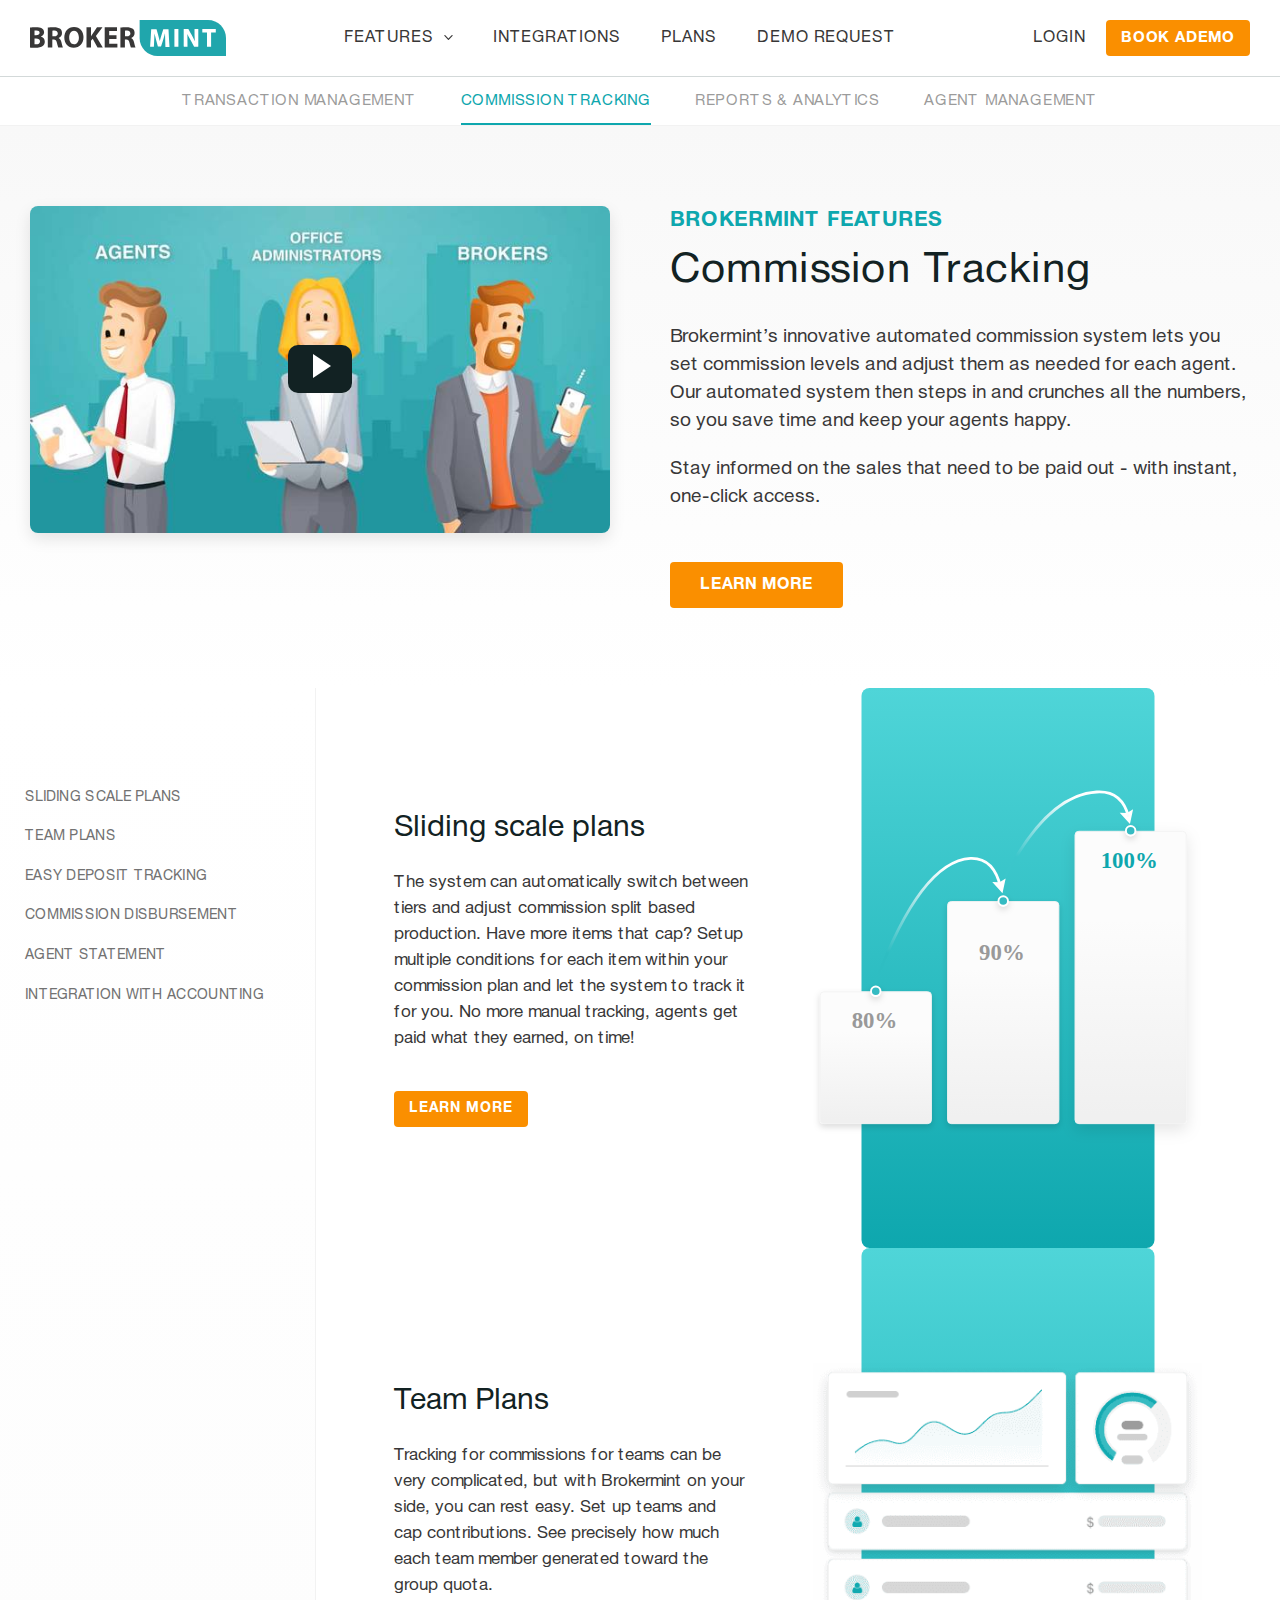
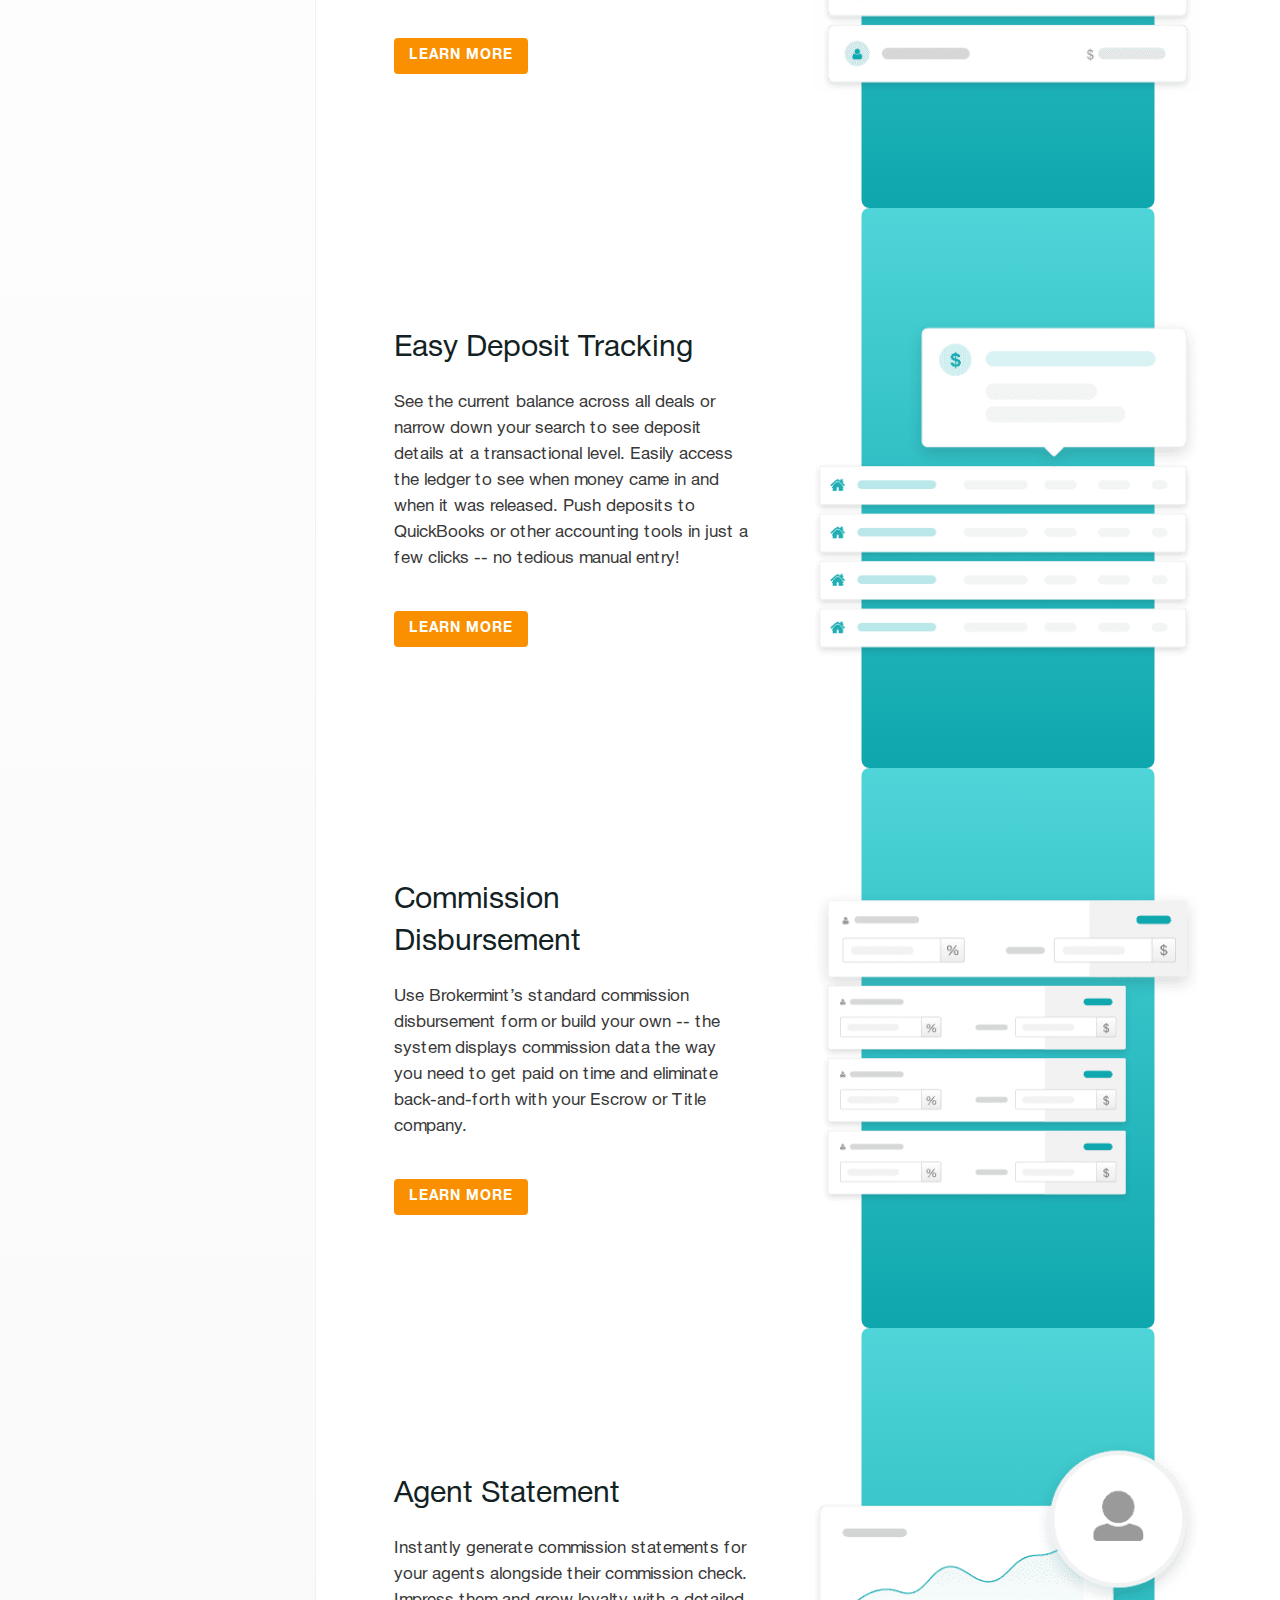
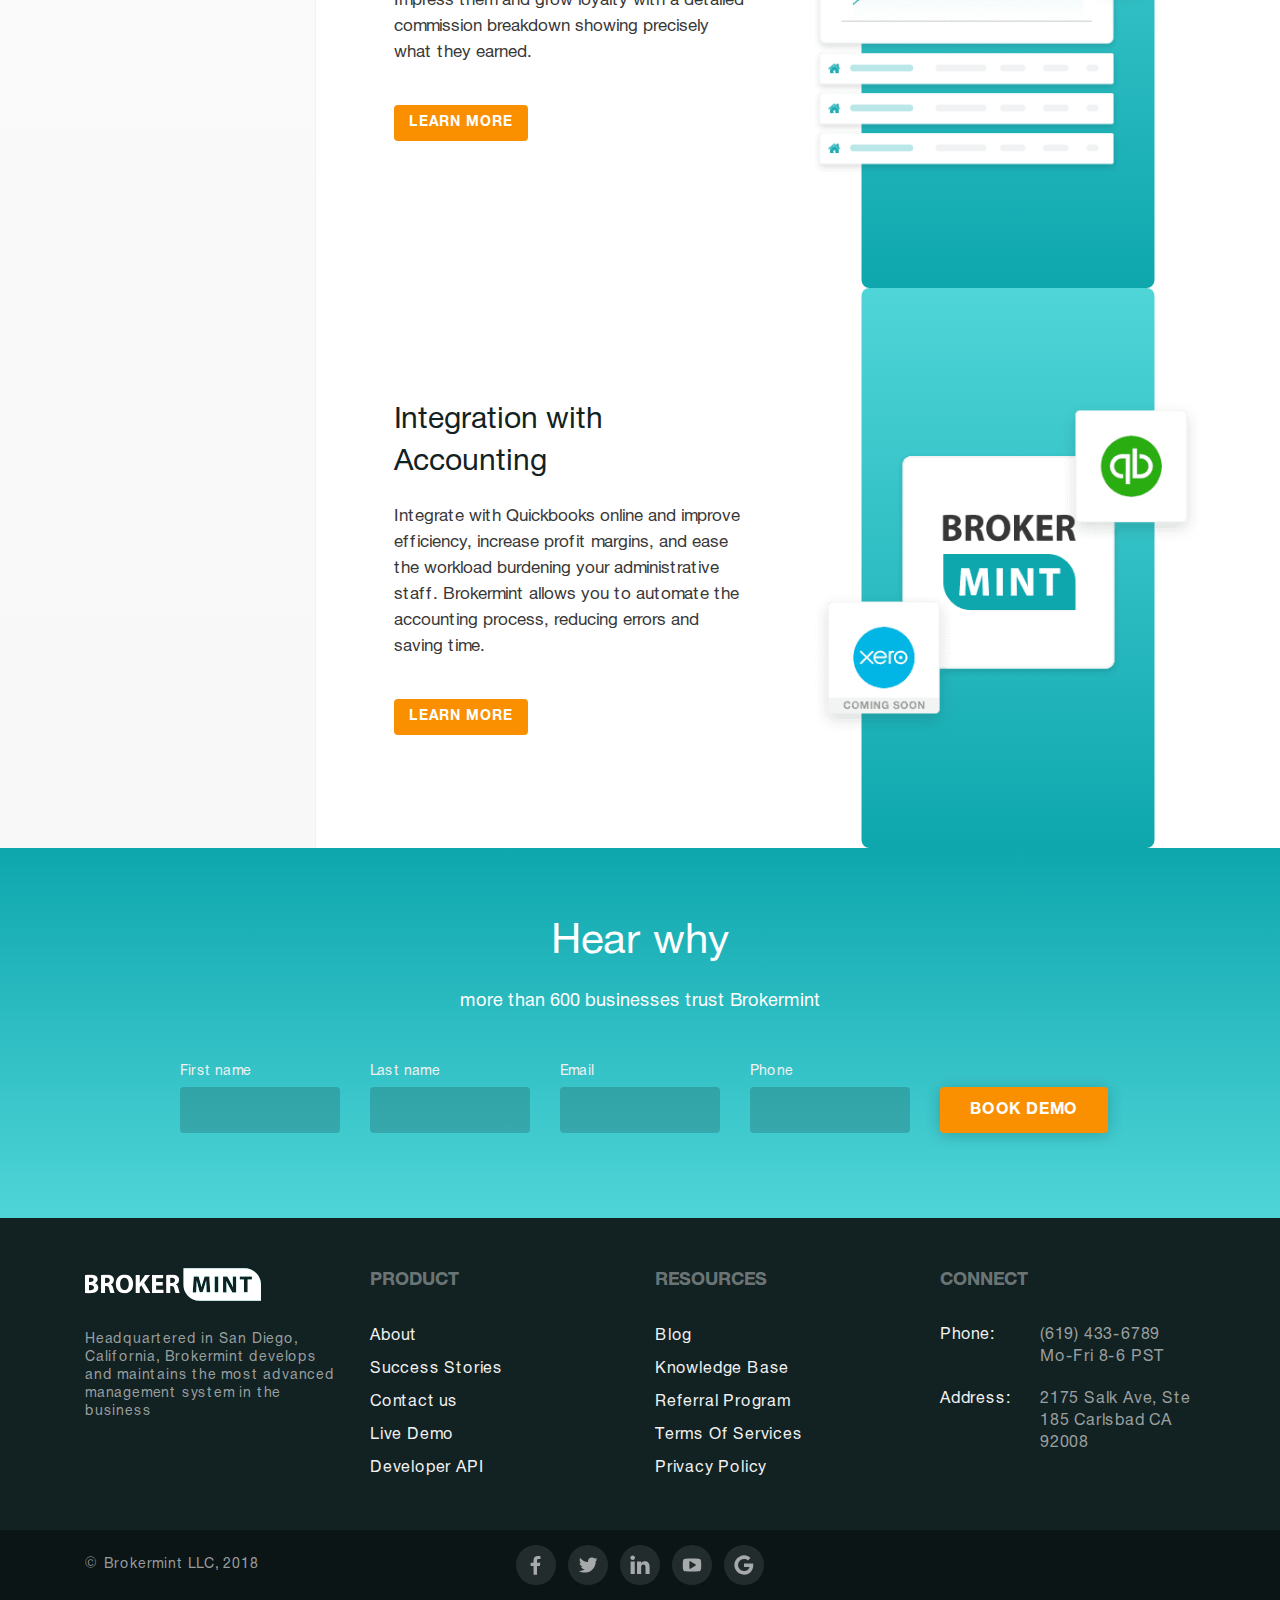
<file: category2.html>
<!DOCTYPE html>
<html lang="ru">
<head>
	<meta http-equiv="Content-Type" content="text/html; charset=utf-8" />
	<meta name="format-detection" content="telephone=no">
	<meta http-equiv="X-UA-Compatible" content="IE=edge">
	<meta name="viewport" content="width=device-width, initial-scale=1, user-scalable=no, maximum-scale=1">
	<title>BrokerMint - Category</title>
	<link rel="stylesheet" type="text/css" href="css/style.css?ver1.0" />
</head>
<body class="loaded page">


<!-- BEGIN BODY -->
<div class="main-wrapper">

	<!-- BEGIN HEADER -->
	<svg aria-hidden="true" style="position: absolute; width: 0; height: 0; overflow: hidden;" version="1.1" xmlns="http://www.w3.org/2000/svg" xmlns:xlink="http://www.w3.org/1999/xlink">
		<defs>
		<symbol id="icon-fly" viewBox="0 0 37 32">
		<title>fly</title>
		<path d="M0 32v-12.416l26.123-3.584-26.123-3.584v-12.416l36.571 16z"></path>
		</symbol>
		<symbol id="icon-zoom" viewBox="0 0 32 32">
		<title>zoom</title>
		<path d="M22.834 20.084l9.166 9.166-2.75 2.75-9.084-9.166v-1.418l-0.582-0.5c-2.222 1.89-4.806 2.834-7.75 2.834-3.28 0-6.070-1.152-8.376-3.46-2.306-2.302-3.458-5.094-3.458-8.372s1.152-6.084 3.46-8.418c2.302-2.334 5.066-3.5 8.288-3.5 3.278 0 6.070 1.166 8.376 3.5 2.304 2.334 3.458 5.14 3.458 8.416 0 2.946-0.946 5.528-2.834 7.75l0.584 0.418h1.5zM6 17.75c1.612 1.556 3.556 2.334 5.834 2.334s4.22-0.792 5.832-2.376c1.612-1.584 2.418-3.514 2.418-5.792s-0.806-4.22-2.418-5.832c-1.61-1.612-3.554-2.418-5.832-2.418-2.28 0-4.208 0.806-5.792 2.418-1.584 1.61-2.376 3.554-2.376 5.832 0 2.28 0.78 4.222 2.334 5.834z"></path>
		</symbol>
		<symbol id="icon-arrow-right" viewBox="0 0 54 32">
		<title>arrow-right</title>
		<path d="M37.436 1.568c0.317-0.319 0.655-0.477 1.014-0.477 0.358 0 0.695 0.16 1.014 0.477l13.841 13.841c0.29 0.208 0.477 0.545 0.477 0.925 0 0.010-0 0.021-0 0.031l0-0.002c0 0.009 0 0.019 0 0.029 0 0.38-0.187 0.717-0.474 0.923l-0.003 0.002-13.841 13.841c-0.319 0.319-0.655 0.477-1.014 0.477-0.358 0-0.697-0.16-1.014-0.477l-0.836-0.835c-0.29-0.208-0.477-0.545-0.477-0.925 0-0.011 0-0.022 0-0.032l-0 0.002c0-0.397 0.16-0.756 0.477-1.073l10.023-9.903h-44.863c-0.007 0-0.015 0-0.023 0-0.389 0-0.74-0.16-0.991-0.419l-0-0c-0.258-0.251-0.418-0.602-0.418-0.99 0-0.008 0-0.017 0-0.025l-0 0.001v-1.193c-0-0.007-0-0.016-0-0.024 0-0.388 0.16-0.739 0.417-0.99l0-0c0.251-0.259 0.603-0.419 0.991-0.419 0.008 0 0.016 0 0.024 0l-0.001-0h44.864l-10.022-9.903c-0.32-0.319-0.479-0.676-0.479-1.073-0-0.009-0-0.020-0-0.031 0-0.38 0.187-0.717 0.474-0.923l0.003-0.002 0.836-0.835z"></path>
		</symbol>
		<symbol id="icon-arrow-left" viewBox="0 0 54 32">
		<title>arrow-left</title>
		<path  d="M16.673 31.159c-0.317 0.319-0.655 0.477-1.014 0.477-0.358 0-0.695-0.16-1.014-0.477l-13.841-13.841c-0.29-0.208-0.477-0.545-0.477-0.925 0-0.010 0-0.021 0-0.031l-0 0.002c-0-0.009-0-0.019-0-0.029 0-0.38 0.187-0.717 0.474-0.923l0.003-0.002 13.841-13.841c0.319-0.319 0.655-0.477 1.014-0.477 0.358 0 0.697 0.16 1.014 0.477l0.835 0.835c0.291 0.208 0.479 0.545 0.479 0.926 0 0.010-0 0.021-0 0.031l0-0.002c0 0.397-0.16 0.756-0.479 1.073l-10.022 9.903h44.863c0.007-0 0.015-0 0.023-0 0.389 0 0.74 0.16 0.991 0.419l0 0c0.258 0.251 0.418 0.602 0.418 0.99 0 0.008-0 0.017-0 0.025l0-0.001v1.193c0 0.007 0 0.016 0 0.024 0 0.388-0.16 0.739-0.417 0.99l-0 0c-0.251 0.259-0.603 0.419-0.991 0.419-0.008 0-0.016-0-0.024-0l0.001 0h-44.863l10.022 9.903c0.32 0.319 0.479 0.676 0.479 1.073 0 0.009 0 0.019 0 0.030 0 0.381-0.188 0.718-0.476 0.924l-0.003 0.002-0.835 0.835z"></path>
		</symbol>
		<symbol id="icon-list" viewBox="0 0 26 32">
		<title>list</title>
		<path d="M25.074 6.689c0.32 0.32 0.593 0.751 0.821 1.298 0.227 0.547 0.341 1.048 0.341 1.503v19.677c0 0.456-0.159 0.843-0.479 1.162-0.319 0.32-0.705 0.479-1.16 0.479h-22.957c-0.456 0-0.843-0.16-1.162-0.479-0.296-0.288-0.479-0.689-0.479-1.134 0-0.010 0-0.020 0-0.029l-0 0.001v-27.329c0-0.455 0.16-0.842 0.479-1.16 0.319-0.32 0.704-0.479 1.162-0.479h15.304c0.455 0 0.956 0.114 1.503 0.341 0.547 0.228 0.979 0.501 1.298 0.821l5.329 5.329zM17.491 2.522v6.422h6.422c-0.114-0.331-0.239-0.565-0.376-0.701l-5.347-5.345c-0.136-0.138-0.37-0.263-0.701-0.376zM24.050 28.621v-17.49h-7.105c-0.456 0-0.843-0.16-1.162-0.479-0.296-0.288-0.479-0.689-0.479-1.134 0-0.010 0-0.020 0-0.029l-0 0.001v-7.105h-13.119v26.236h21.864zM6.559 13.863c0-0.159 0.051-0.289 0.153-0.392 0.096-0.095 0.228-0.153 0.374-0.153 0.007 0 0.014 0 0.021 0l-0.001-0h12.025c0.16 0 0.291 0.050 0.392 0.153 0.103 0.103 0.153 0.234 0.153 0.392v1.094c0 0.006 0 0.012 0 0.019 0 0.146-0.059 0.278-0.153 0.374l0-0c-0.096 0.095-0.228 0.153-0.373 0.153-0.007 0-0.013-0-0.020-0l0.001 0h-12.025c-0.006 0-0.012 0-0.019 0-0.146 0-0.278-0.059-0.374-0.153l0 0c-0.095-0.096-0.153-0.228-0.153-0.373 0-0.007 0-0.013 0-0.020l-0 0.001v-1.094zM19.13 17.689c0.16 0 0.291 0.051 0.392 0.153 0.103 0.103 0.153 0.235 0.153 0.394v1.094c0 0.006 0 0.012 0 0.019 0 0.146-0.059 0.278-0.153 0.374l0-0c-0.096 0.095-0.228 0.153-0.373 0.153-0.007 0-0.013-0-0.020-0l0.001 0h-12.025c-0.006 0-0.012 0-0.019 0-0.146 0-0.278-0.059-0.374-0.153l0 0c-0.095-0.096-0.153-0.228-0.153-0.373 0-0.007 0-0.013 0-0.020l-0 0.001v-1.094c0-0.159 0.050-0.291 0.153-0.392 0.096-0.095 0.228-0.153 0.373-0.153 0.007 0 0.013 0 0.020 0l-0.001-0h12.025zM19.13 22.062c0.16 0 0.291 0.051 0.392 0.153 0.103 0.103 0.153 0.234 0.153 0.394v1.094c0 0.006 0 0.012 0 0.019 0 0.146-0.059 0.278-0.153 0.374l0-0c-0.096 0.095-0.228 0.153-0.373 0.153-0.007 0-0.013-0-0.020-0l0.001 0h-12.025c-0.006 0-0.012 0-0.019 0-0.146 0-0.278-0.059-0.374-0.153l0 0c-0.095-0.096-0.153-0.228-0.153-0.373 0-0.007 0-0.013 0-0.020l-0 0.001v-1.094c0-0.16 0.050-0.291 0.153-0.392 0.096-0.095 0.228-0.153 0.373-0.153 0.007 0 0.013 0 0.020 0l-0.001-0h12.025z"></path>
		</symbol>
		<symbol id="icon-check" viewBox="0 0 37 32">
		<title>check</title>
		<path  d="M30.731 18.773v6.94c0 1.732-0.615 3.212-1.845 4.443-1.102 1.138-2.644 1.844-4.35 1.844-0.032 0-0.064-0-0.095-0.001l0.005 0h-18.158c-0.027 0-0.060 0.001-0.092 0.001-1.707 0-3.248-0.706-4.349-1.843l-0.002-0.002c-1.138-1.102-1.844-2.644-1.844-4.35 0-0.032 0-0.065 0.001-0.097l-0 0.005v-18.158c0-1.732 0.615-3.212 1.844-4.441 1.102-1.139 2.645-1.846 4.352-1.846 0.032 0 0.064 0 0.095 0.001l-0.005-0h18.158c0.917 0 1.767 0.183 2.553 0.546 0.206 0.090 0.355 0.276 0.392 0.499l0.001 0.004c0.009 0.042 0.015 0.091 0.015 0.141 0 0.193-0.081 0.368-0.21 0.491l-0 0-1.070 1.068c-0.126 0.134-0.304 0.218-0.501 0.219h-0c-0.072-0.006-0.138-0.022-0.2-0.046l0.005 0.002c-0.295-0.081-0.633-0.129-0.982-0.13h-18.159c-0.96 0-1.783 0.341-2.468 1.026-0.633 0.612-1.026 1.469-1.026 2.418 0 0.017 0 0.034 0 0.050l-0-0.003v18.158c0 0.96 0.343 1.783 1.026 2.468 0.684 0.683 1.508 1.026 2.468 1.026h18.158c0.96 0 1.783-0.343 2.466-1.026 0.684-0.684 1.026-1.508 1.026-2.468v-5.543c0-0.188 0.066-0.348 0.196-0.48l1.397-1.397c0.126-0.135 0.305-0.218 0.503-0.219h0c0.087 0 0.174 0.023 0.261 0.066 0.292 0.117 0.437 0.327 0.437 0.633zM35.772 8.101l-17.767 17.765c-0.31 0.323-0.745 0.525-1.228 0.525-0.006 0-0.012-0-0.017-0h0.001c-0.005 0-0.011 0-0.017 0-0.482 0-0.918-0.201-1.227-0.524l-9.384-9.385c-0.324-0.31-0.525-0.745-0.525-1.228 0-0.006 0-0.012 0-0.017v0.001c0-0.48 0.174-0.894 0.524-1.244l2.4-2.4c0.31-0.322 0.745-0.523 1.226-0.523 0.006 0 0.013 0 0.019 0h-0.001c0.48 0 0.894 0.174 1.244 0.523l5.74 5.74 14.121-14.121c0.31-0.324 0.745-0.525 1.228-0.525 0.006 0 0.012 0 0.017 0h-0.001c0.48 0 0.894 0.174 1.244 0.524l2.4 2.4c0.348 0.35 0.523 0.764 0.523 1.244s-0.174 0.894-0.523 1.244z"></path>
		</symbol>
		<symbol id="icon-email" viewBox="0 0 39 32">
		<title>email</title>
		<path  d="M36.318 27.746v-16.759c-0.464 0.52-0.957 0.992-1.484 1.422l-0.023 0.018c-3.899 2.997-6.997 5.456-9.298 7.378-0.741 0.624-1.346 1.113-1.81 1.461-0.466 0.348-1.095 0.702-1.888 1.058s-1.54 0.535-2.238 0.535h-0.043c-0.699 0-1.445-0.178-2.238-0.533-0.793-0.357-1.422-0.711-1.888-1.060-0.464-0.348-1.068-0.836-1.812-1.463-2.299-1.92-5.397-4.379-9.298-7.378-0.55-0.448-1.042-0.92-1.495-1.427l-0.011-0.013v16.764c0 0.188 0.071 0.352 0.208 0.489 0.139 0.139 0.302 0.208 0.491 0.208h32.128c0.001 0 0.003 0 0.005 0 0.191 0 0.364-0.080 0.486-0.208l0-0c0.128-0.123 0.208-0.295 0.208-0.486 0-0.002 0-0.003-0-0.005v0zM36.318 4.807v-0.533c0-0.066-0.004-0.16-0.012-0.284 0-0.001 0-0.003 0-0.005 0-0.098-0.024-0.191-0.066-0.272l0.002 0.003c-0.010-0.012-0.050-0.076-0.089-0.14l-0.032-0.056c-0.046-0.074-0.113-0.131-0.193-0.163l-0.003-0.001c-0.085-0.034-0.183-0.054-0.286-0.054-0.007 0-0.014 0-0.021 0l0.001-0h-32.128c-0.002-0-0.004-0-0.006-0-0.19 0-0.362 0.079-0.484 0.206l-0 0c-0.128 0.123-0.208 0.295-0.208 0.486 0 0.002 0 0.003 0 0.005v-0c0 2.444 1.070 4.51 3.209 6.199 2.809 2.212 5.724 4.516 8.752 6.917l0.764 0.645c0.421 0.356 0.756 0.628 1.004 0.818 0.247 0.188 0.569 0.418 0.971 0.688 0.4 0.268 0.768 0.469 1.102 0.599 0.334 0.132 0.647 0.196 0.939 0.196h0.043c0.292 0 0.604-0.064 0.939-0.196 0.422-0.175 0.784-0.376 1.121-0.612l-0.019 0.012c0.4-0.27 0.724-0.498 0.971-0.688 0.249-0.19 0.583-0.462 1.004-0.818l0.764-0.645c-3.542 2.655-0.695 0.39 2.157-1.871l6.595-5.046c0.786-0.626 1.516-1.467 2.194-2.521 0.676-1.056 1.013-2.012 1.013-2.871zM39.111 4v23.746c0 0.96-0.341 1.783-1.026 2.466-0.612 0.633-1.469 1.026-2.418 1.026-0.017 0-0.034-0-0.050-0l0.003 0h-32.128c-0.96 0-1.781-0.341-2.466-1.026-0.633-0.612-1.026-1.469-1.026-2.418 0-0.017 0-0.034 0-0.050l-0 0.003v-23.746c0-0.96 0.341-1.783 1.026-2.466 0.612-0.633 1.469-1.026 2.418-1.026 0.017 0 0.034 0 0.050 0l-0.003-0h32.128c0.96 0 1.781 0.341 2.466 1.026 0.684 0.683 1.026 1.506 1.026 2.466z"></path>
		</symbol>
		<symbol id="icon-save" viewBox="0 0 30 32">
		<title>save</title>
		<path  d="M7.542 28.8h15.086v-7.542h-15.086v7.542zM25.142 28.8h2.515v-17.6c0-0.184-0.066-0.435-0.197-0.757-0.131-0.32-0.262-0.546-0.394-0.677l-5.52-5.52c-0.13-0.131-0.352-0.262-0.667-0.394-0.314-0.13-0.57-0.195-0.766-0.195v8.171c0 0.523-0.182 0.97-0.549 1.336-0.368 0.366-0.813 0.549-1.336 0.549h-11.317c-0.523 0-0.968-0.182-1.334-0.549-0.34-0.331-0.551-0.793-0.551-1.304 0-0.011 0-0.023 0-0.034l-0 0.002v-8.171h-2.515v25.142h2.515v-8.171c0-0.525 0.182-0.97 0.55-1.336 0.366-0.368 0.811-0.55 1.334-0.55h16.344c0.523 0 0.968 0.184 1.336 0.55 0.366 0.368 0.549 0.811 0.549 1.336v8.171zM17.6 10.571v-6.283c0-0.002 0-0.004 0-0.006 0-0.172-0.072-0.327-0.187-0.437l-0-0c-0.11-0.115-0.265-0.186-0.436-0.186-0.002 0-0.004 0-0.006 0h-3.771c-0.002-0-0.004-0-0.006-0-0.171 0-0.326 0.071-0.436 0.185l-0 0c-0.115 0.11-0.187 0.266-0.187 0.438 0 0.002 0 0.004 0 0.006v-0 6.285c0 0.171 0.062 0.318 0.187 0.442 0.125 0.125 0.272 0.187 0.442 0.187h3.771c0.001 0 0.003 0 0.004 0 0.172 0 0.327-0.072 0.437-0.187l0-0c0.115-0.11 0.187-0.266 0.187-0.438 0-0.001 0-0.003 0-0.004v0zM30.171 11.2v18.229c0 0.523-0.182 0.97-0.55 1.336-0.366 0.366-0.811 0.549-1.334 0.549h-26.4c-0.525 0-0.97-0.182-1.336-0.549-0.34-0.331-0.551-0.793-0.551-1.304 0-0.011 0-0.023 0-0.034l-0 0.002v-26.4c0-0.525 0.184-0.97 0.55-1.336 0.366-0.368 0.811-0.55 1.336-0.55h18.226c0.525 0 1.101 0.131 1.728 0.394 0.63 0.262 1.128 0.576 1.494 0.944l5.499 5.499c0.368 0.366 0.682 0.864 0.944 1.493 0.261 0.629 0.392 1.205 0.392 1.728z"></path>
		</symbol>
		<symbol id="icon-arrow-down" viewBox="0 0 55 32">
		<title>arrow-down</title>
		<path d="M54.154 3.077c0.615 0.615 0.615 0.615 0.615 1.231s0 0.615-0.615 1.231l-25.846 25.846c-0.615 0.615-0.615 0.615-1.231 0.615s-0.615 0-1.231-0.615l-25.231-25.846c-0.615 0-0.615-0.615-0.615-1.231s0-0.615 0.615-1.231l2.462-2.462c0.615-0.615 1.231-0.615 1.231-0.615 0.615 0 0.615 0 1.231 0.615l21.538 21.538 22.154-21.538c0-0.615 0.615-0.615 1.231-0.615s0.615 0 1.231 0.615l2.462 2.462z"></path>
		</symbol>
		<symbol id="icon-icons-facebook" viewBox="0 0 18 32">
		<title>icons-facebook</title>
		<path   d="M16.070 1.638v4.768h-2.834c-1.035 0-1.734 0.216-2.096 0.65-0.36 0.432-0.541 1.083-0.541 1.949v3.413h5.29l-0.704 5.344h-4.586v13.706h-5.525v-13.704h-4.605v-5.344h4.605v-3.936c0-2.24 0.626-3.976 1.877-5.21 1.253-1.235 2.92-1.851 5.002-1.851 1.77 0 3.142 0.072 4.117 0.216z"></path>
		</symbol>
		<symbol id="icon-icons-gmail" viewBox="0 0 32 32">
		<title>icons-gmail</title>
		<path   d="M16 13.794h14.544c0.149 0.769 0.237 1.656 0.242 2.563l0 0.004c0 2.903-0.608 5.493-1.826 7.774-1.209 2.262-2.984 4.082-5.14 5.312l-0.065 0.034c-2.254 1.285-4.839 1.927-7.755 1.927-0.017 0-0.036 0-0.056 0-2.147 0-4.19-0.447-6.040-1.252l0.098 0.038c-1.91-0.809-3.541-1.916-4.917-3.281l0.001 0.001c-1.364-1.374-2.471-3.006-3.242-4.815l-0.038-0.101c-0.768-1.753-1.214-3.795-1.214-5.942 0-0.020 0-0.039 0-0.059v0.003c-0-0.017-0-0.036-0-0.056 0-2.147 0.447-4.19 1.252-6.040l-0.038 0.098c0.809-1.91 1.916-3.542 3.281-4.918l-0.001 0.001c1.374-1.364 3.006-2.471 4.815-3.242l0.101-0.038c1.752-0.767 3.793-1.213 5.938-1.213 0.021 0 0.042 0 0.063 0h-0.003c4.012 0 7.456 1.344 10.332 4.034l-4.194 4.032c-1.644-1.591-3.691-2.388-6.139-2.388-1.724 0-3.321 0.434-4.784 1.303-1.458 0.869-2.636 2.066-3.458 3.495l-0.025 0.047c-0.807 1.38-1.284 3.038-1.284 4.807 0 0.027 0 0.055 0 0.082l-0-0.004c0 1.765 0.428 3.394 1.285 4.885 0.846 1.475 2.024 2.672 3.437 3.517l0.044 0.024c1.463 0.869 3.058 1.303 4.784 1.303 1.164 0 2.233-0.16 3.211-0.48 0.976-0.322 1.778-0.724 2.407-1.205 0.624-0.479 1.165-1.020 1.629-1.624l0.015-0.021c0.468-0.615 0.812-1.196 1.033-1.746 0.22-0.548 0.372-1.070 0.452-1.564h-8.747v-5.298z"></path>
		</symbol>
		<symbol id="icon-icons-linkedin" viewBox="0 0 32 32">
		<title>icons-linkedin</title>
		<path   d="M7.595 10.564v19.881h-6.62v-19.881h6.62zM8.016 4.425c0.001 0.035 0.002 0.077 0.002 0.119 0 0.919-0.39 1.746-1.014 2.326l-0.002 0.002c-0.69 0.658-1.595 0.983-2.72 0.983h-0.039c-1.097 0-1.979-0.327-2.649-0.983-0.667-0.654-1.001-1.47-1.001-2.444 0-0.99 0.345-1.81 1.033-2.459 0.688-0.651 1.588-0.972 2.697-0.972 1.111 0 2 0.324 2.668 0.972s1.010 1.468 1.024 2.459zM17.847 13.388c0.252-0.4 0.51-0.746 0.791-1.070l-0.009 0.011c0.279-0.32 0.658-0.668 1.132-1.044 0.475-0.373 1.056-0.665 1.746-0.871 0.662-0.199 1.423-0.313 2.21-0.313 0.030 0 0.061 0 0.091 0.001l-0.005-0c2.286 0 4.124 0.759 5.516 2.277 1.39 1.518 2.087 3.742 2.087 6.67v11.396h-6.601v-10.631c0-1.404-0.27-2.507-0.812-3.301-0.542-0.796-1.387-1.195-2.539-1.195-0.843 0-1.547 0.231-2.116 0.693-0.555 0.45-0.99 1.026-1.264 1.686l-0.010 0.028c-0.146 0.402-0.22 0.942-0.22 1.627v11.093h-6.599c0.027-5.337 0.039-9.662 0.039-12.98s-0.007-5.298-0.020-5.938l-0.020-0.964h6.599v2.823z"></path>
		</symbol>
		<symbol id="icon-icons-twitter" viewBox="0 0 38 32">
		<title>icons-twitter</title>
		<path   d="M37.23 4.986c-1.011 1.474-2.224 2.722-3.615 3.74l-0.043 0.030c0.013 0.272 0.020 0.591 0.020 0.911 0 2.101-0.313 4.129-0.894 6.040l0.038-0.147c-0.57 1.948-1.44 3.818-2.604 5.608-1.19 1.817-2.567 3.381-4.135 4.727l-0.029 0.025c-1.61 1.376-3.552 2.474-5.824 3.294s-4.7 1.23-7.29 1.23c-4.078 0-7.808-1.090-11.194-3.272 0.526 0.060 1.114 0.090 1.76 0.090 3.386 0 6.402-1.038 9.050-3.114-1.604-0.016-3.078-0.561-4.259-1.468l0.017 0.012c-1.199-0.889-2.099-2.121-2.56-3.55l-0.014-0.050c0.498 0.076 0.956 0.112 1.378 0.112 0.646 0 1.286-0.080 1.918-0.248-1.7-0.342-3.147-1.244-4.176-2.503l-0.010-0.013c-1.033-1.218-1.661-2.807-1.661-4.543 0-0.033 0-0.067 0.001-0.1l-0 0.005v-0.090c1.024 0.572 2.12 0.88 3.296 0.926-0.989-0.665-1.789-1.538-2.351-2.56l-0.019-0.038c-0.554-0.988-0.88-2.168-0.88-3.425 0-0.018 0-0.036 0-0.054l-0 0.003c0-1.324 0.33-2.55 0.992-3.68 1.806 2.215 4.019 4.023 6.533 5.33l0.115 0.054c2.434 1.285 5.298 2.099 8.338 2.244l0.046 0.002c-0.112-0.501-0.178-1.077-0.18-1.668v-0.002c0-2.016 0.71-3.736 2.132-5.158 1.278-1.315 3.064-2.131 5.040-2.131 0.040 0 0.080 0 0.12 0.001l-0.006-0c2.108 0 3.882 0.766 5.328 2.3 1.744-0.341 3.295-0.953 4.69-1.796l-0.064 0.036c-0.547 1.723-1.685 3.126-3.171 4.002l-0.033 0.018c1.4-0.152 2.798-0.528 4.198-1.13z"></path>
		</symbol>
		<symbol id="icon-icons-youtube" viewBox="0 0 44 32">
		<title>icons-youtube</title>
		<path   d="M29.99 17.22c0.45-0.258 0.676-0.664 0.676-1.22s-0.226-0.962-0.676-1.22l-11.556-7.22c-0.466-0.3-0.956-0.316-1.466-0.046-0.446 0.225-0.747 0.679-0.747 1.204 0 0.021 0 0.042 0.001 0.063l-0-0.003v14.444c0 0.572 0.248 0.994 0.746 1.264 0.24 0.12 0.472 0.18 0.7 0.18 0.3 0 0.556-0.074 0.766-0.226l11.556-7.22zM42.2 12.612c0.014 0.814 0.022 1.94 0.022 3.386 0 1.444-0.008 2.572-0.022 3.386-0.016 0.812-0.080 1.84-0.192 3.080-0.114 1.24-0.282 2.352-0.508 3.33-0.235 1.103-0.787 2.052-1.555 2.773l-0.003 0.003c-0.736 0.711-1.702 1.187-2.777 1.306l-0.021 0.002c-3.34 0.376-8.388 0.564-15.144 0.564s-11.804-0.188-15.144-0.564c-1.099-0.122-2.069-0.598-2.812-1.31l0.002 0.002c-0.776-0.722-1.332-1.671-1.562-2.742l-0.006-0.034c-0.205-0.93-0.377-2.067-0.479-3.225l-0.007-0.105c-0.091-0.871-0.16-1.938-0.191-3.016l-0.001-0.062c-0.014-0.814-0.020-1.94-0.020-3.386 0-1.444 0.008-2.572 0.022-3.386 0.016-0.812 0.080-1.84 0.192-3.080 0.114-1.24 0.282-2.352 0.508-3.33 0.24-1.098 0.76-2.022 1.558-2.776 0.736-0.711 1.702-1.187 2.777-1.306l0.021-0.002c3.338-0.376 8.386-0.564 15.142-0.564s11.804 0.188 15.144 0.564c1.068 0.12 2.006 0.556 2.81 1.308 0.804 0.754 1.328 1.68 1.568 2.776 0.212 0.98 0.372 2.088 0.486 3.33 0.112 1.24 0.176 2.268 0.192 3.080z"></path>
		</symbol>
		</defs>
	</svg>
	
	<header class="header">
		<div class="container-fluid">
			<div class="header__wrap">
				<button class="navbar-toggle">
					
	                <span class="bar bar1"></span>
	                <span class="bar bar2"></span>
	                <span class="bar bar3"></span>
	                <span class="bar bar4"></span>
	                <span class="bar bar5"></span>
		           
				</button>
				<div class="logo">
					<a href="#"><img src="img/logo.svg" alt=""></a> 
				</div>
				<nav class="navbar">
					<ul class="navbar-nav">
						<li class="navbar-nav__item dropdown">
							<a href="#" class="navbar-nav__link">Features <svg class="icon icon-arrow-down"><use xlink:href="#icon-arrow-down"></use></svg></a>
							<ul class="dropdown-list">
								<li class="dropdown-list__item">
									<a href="#" class="dropdown-list__link">Unparalleled Convenience</a>
								</li>
								<li class="dropdown-list__item">
									<a href="#" class="dropdown-list__link">Intelligent Automation</a>
								</li>
								<li class="dropdown-list__item">
									<a href="#" class="dropdown-list__link">Keep Everything in One place</a>
								</li>
								<li class="dropdown-list__item">
									<a href="#" class="dropdown-list__link">We Play Nice with Others</a>
								</li>
							</ul>
						</li>
						<li class="navbar-nav__item">
							<a href="#" class="navbar-nav__link">Integrations</a>
						</li>
						<li class="navbar-nav__item">
							<a href="#" class="navbar-nav__link">Plans</a>
						</li>
						<li class="navbar-nav__item">
							<a href="#" class="navbar-nav__link">Demo request</a>
						</li>
						<li class="navbar-nav__item visible-ipad">
							<a href="#" class="navbar-nav__link">Login</a>
						</li>
					</ul>
				</nav> 
	
				<ul class="user-nav">
					<li class="user-nav__item hidden-iphone">
						<a href="#" class="user-nav__link">Login</a>
					</li>
					<li class="user-nav__item user-nav__item--btn">
						<a href="#popup-demo" class="btn fancybox"><span class="hidden-iphone">Book A </span>Demo</a>
					</li>
				</ul>
			</div>
		</div>
	</header>
	<!-- HEADER EOF   -->

	<!-- BEGIN TABS NAV -->
	<div class="category">
		<h4 class="subtitle visible-ipad">Brokermint features</h4>
		<ul class="category-tabs">
			<li class="category-tabs__item ">
				<a href="category.html" class="category-tabs__link"><svg class="icon icon-arrow-down"><use xlink:href="#icon-arrow-down"></use></svg> Transaction Management</a>
				<ul class="cm-sub-menu">
					<li class="cm-sub-menu__item">
						<a href="#documents" class="cm-sub-menu__link ">Documents and Checklist templates</a>
					</li>
					<li class="cm-sub-menu__item">
						<a href="#signature" class="cm-sub-menu__link">E-signature and State Forms</a>
					</li>
					<li class="cm-sub-menu__item">
						<a href="#notifications" class="cm-sub-menu__link">Notifications and Reminders</a>
					</li>
					<li class="cm-sub-menu__item">
						<a href="#management" class="cm-sub-menu__link">Offer Management</a>
					</li>
					<li class="cm-sub-menu__item">
						<a href="#templates" class="cm-sub-menu__link">Email templates</a>
					</li>
					<li class="cm-sub-menu__item">
						<a href="#compliance" class="cm-sub-menu__link">Broker Review & Agent Compliance </a>
					</li>
					<li class="cm-sub-menu__item">
						<a href="#trail" class="cm-sub-menu__link">Audit Trail</a>
					</li>
					<li class="cm-sub-menu__item">
						<a href="#archive" class="cm-sub-menu__link">Transaction Archive</a>
					</li>
					<li class="cm-sub-menu__item">
						<a href="#integration" class="cm-sub-menu__link">Integration with Dropbox and Google Drive</a>
					</li>
				</ul>
			</li>
			<li class="category-tabs__item active">
				<a href="category2.html" class="category-tabs__link"><svg class="icon icon-arrow-down"><use xlink:href="#icon-arrow-down"></use></svg> Commission Tracking</a>
				<ul class="cm-sub-menu">
					<li class="cm-sub-menu__item">
						<a href="#sliding" class="cm-sub-menu__link">Sliding scale plans</a>
					</li>
					<li class="cm-sub-menu__item">
						<a href="#teamplans" class="cm-sub-menu__link">Team Plans</a>
					</li>
					<li class="cm-sub-menu__item">
						<a href="#deposit" class="cm-sub-menu__link">Easy Deposit Tracking</a>
					</li>
					<li class="cm-sub-menu__item">
						<a href="#commission" class="cm-sub-menu__link">Commission Disbursement</a>
					</li>
					<li class="cm-sub-menu__item">
						<a href="#statement" class="cm-sub-menu__link">Agent Statement</a>
					</li>
					<li class="cm-sub-menu__item">
						<a href="#accounting" class="cm-sub-menu__link">Integration with Accounting</a>
					</li>
				</ul>
			</li>
			<li class="category-tabs__item ">
				<a href="category3.html" class="category-tabs__link"><svg class="icon icon-arrow-down"><use xlink:href="#icon-arrow-down"></use></svg> Reports & Analytics</a>
				<ul class="cm-sub-menu">
					<li class="cm-sub-menu__item">
						<a href="#dashboard" class="cm-sub-menu__link">Dashboard</a>
					</li>
					<li class="cm-sub-menu__item">
						<a href="#reportbuilder" class="cm-sub-menu__link">Report Builder</a>
					</li>
					<li class="cm-sub-menu__item">
						<a href="#agentcontr" class="cm-sub-menu__link">Agent Contribution</a>
					</li>
					<li class="cm-sub-menu__item">
						<a href="#vendorreports" class="cm-sub-menu__link">Vendor Reports</a>
					</li>
					<li class="cm-sub-menu__item">
						<a href="#franchisereports" class="cm-sub-menu__link">Franchise Reports</a>
					</li>
					<li class="cm-sub-menu__item">
						<a href="#integrationdash" class="cm-sub-menu__link">Integration with Dash</a>
					</li>
				</ul>
			</li>
			<li class="category-tabs__item ">
				<a href="category4.html" class="category-tabs__link"><svg class="icon icon-arrow-down"><use xlink:href="#icon-arrow-down"></use></svg> Agent management</a>
				<ul class="cm-sub-menu">
					<li class="cm-sub-menu__item">
						<a href="#agent-on-boarding" class="cm-sub-menu__link">Agent on-boarding</a>
					</li>
					<li class="cm-sub-menu__item">
						<a href="#goal-management" class="cm-sub-menu__link">Goal Management</a>
					</li>
					<li class="cm-sub-menu__item">
						<a href="#agent-profiles" class="cm-sub-menu__link">Agent profiles</a>
					</li>
					<li class="cm-sub-menu__item">
						<a href="#team-management" class="cm-sub-menu__link">Team management</a>
					</li>
				</ul>
			</li>
		</ul>
	</div>
	<!-- TABS NAV EOF   -->

	<!-- BEGIN PAGE HEADER -->
	<section class="page-header page-header--full">
		<div class="container">
			<div class="page-header-wrap row mx-wrapper">
				<div class=" page-header-wrap__left col-md-6">

					<div class="video">
						<a href="#popup-video" class="video__link fancybox">
							<img src="img/img1.jpg" alt="">
							<span class="play">
								<span class="play__icon"></span>
							</span>
						</a>
					</div>
				</div>
				<div class=" page-header-wrap__right col-md-6">
					<h4 class="subtitle">Brokermint features</h4>
					<h1 class="title">Commission Tracking</h1>
					<p class="text">Brokermint’s innovative automated commission system lets you set commission levels and adjust them as needed for each agent. Our automated system then steps in and crunches all the numbers, so you save time and keep your agents happy.</p> 

					<p class="text">Stay informed on the sales that need to be paid out - with instant, one-click access.</p>
					<div class="button">
						<a href="#" class="btn btn--lg">Learn more</a>
					</div>
				</div>
			</div>
			
		</div>
	</section>
	<!-- PAGE HEADER EOF -->

	<!-- BEGIN MAIN -->
	<div class="main">
		<div class="aside-toggle-wrap">
			<a href="#" class="aside-toggle"><span>ALL SERVICES</span></a>
		</div>
		<aside class="aside hidden-ipad">
			<ul class="aside-nav js-nav-anchor" >
				<li class="aside-nav__item">
					<a href="#sliding" class="aside-nav__link">Sliding scale plans</a>
				</li>
				<li class="aside-nav__item">
					<a href="#teamplans" class="aside-nav__link">Team Plans</a>
				</li>
				<li class="aside-nav__item">
					<a href="#deposit" class="aside-nav__link">Easy Deposit Tracking</a>
				</li>
				<li class="aside-nav__item">
					<a href="#commission" class="aside-nav__link">Commission Disbursement</a>
				</li>
				<li class="aside-nav__item">
					<a href="#statement" class="aside-nav__link">Agent Statement</a>
				</li>
				<li class="aside-nav__item">
					<a href="#accounting" class="aside-nav__link">Integration with Accounting</a>
				</li>
				
			</ul>
		</aside>
		<div class="content">
			<div class="rgrid-wrap row" id="sliding">
				<div class="col-lg-6 col-md-7 rgrid-wrap__content">
					<h3>Sliding scale plans</h3>
					<p>The system can automatically switch between tiers and adjust commission split based production. Have more items that cap? Setup multiple conditions for each item within your commission plan and let the system to track it for you. No more manual tracking, agents get paid what they earned, on time!</p>
					<a href="#" class="btn">LEARN MORE</a>
				</div>
				<div class="col-lg-6 col-md-5 rgrid-wrap__img">
					<div class="img-gradient"><img src="img/sliding-scale.svg" alt=""></div>
				</div>
			</div>
			<div class="rgrid-wrap row" id="teamplans">
				<div class="col-lg-6 col-md-7 rgrid-wrap__content">
					<h3>Team Plans</h3>
					<p>Tracking for commissions for teams can be very complicated, but with Brokermint on your side, you can rest easy. Set up teams and cap contributions. See precisely how much each team member generated toward the group quota.</p>
					<a href="#" class="btn">LEARN MORE</a>
				</div>
				<div class="col-lg-6 col-md-5 rgrid-wrap__img">
					<div class="img-gradient"><img src="img/team-plans.png" alt=""></div>
				</div>
			</div>
			<div class="rgrid-wrap row" id="deposit">
				<div class="col-lg-6 col-md-7 rgrid-wrap__content">
					<h3>Easy Deposit Tracking</h3>
					<p>See the current balance across all deals or narrow down your search to see deposit details at a transactional level. Easily access the ledger to see when money came in and when it was released. Push deposits to QuickBooks or other accounting tools in just a few clicks -- no tedious manual entry! </p>
					<a href="#" class="btn">LEARN MORE</a>
				</div>
				<div class="col-lg-6 col-md-5 rgrid-wrap__img">
					<div class="img-gradient"><img src="img/easy-deposit-tracking.png" alt=""></div>
				</div>
			</div>
			<div class="rgrid-wrap row" id="commission">
				<div class="col-lg-6 col-md-7 rgrid-wrap__content">
					<h3>Commission Disbursement</h3>
					<p>Use Brokermint’s standard commission disbursement form or build your own -- the system displays commission data the way you need to get paid on time and eliminate back-and-forth with your Escrow or Title company.</p>
					<a href="#" class="btn">LEARN MORE</a>
				</div>
				<div class="col-lg-6 col-md-5 rgrid-wrap__img">
					<div class="img-gradient"><img src="img/commission.png" alt=""></div>
				</div>
			</div>
			<div class="rgrid-wrap row" id="statement">
				<div class="col-lg-6 col-md-7 rgrid-wrap__content">
					<h3>Agent Statement</h3>
					<p>Instantly generate commission statements for your agents alongside their commission check. Impress them and grow loyalty with a detailed commission breakdown showing precisely what they earned. </p>
					<a href="#" class="btn">LEARN MORE</a>
				</div>
				<div class="col-lg-6 col-md-5 rgrid-wrap__img">
					<div class="img-gradient"><img src="img/agent-statement.png" alt=""></div>
				</div>
			</div>
			<div class="rgrid-wrap row" id="accounting">
				<div class="col-lg-6 col-md-7 rgrid-wrap__content">
					<h3>Integration with Accounting </h3>
					<p>Integrate with Quickbooks online and improve efficiency, increase profit margins, and ease the workload burdening your administrative staff. Brokermint allows you to automate the accounting process, reducing errors and saving time. </p>
					
					<a href="#" class="btn">LEARN MORE</a>
				</div>
				<div class="col-lg-6 col-md-5 rgrid-wrap__img">
					<div class="img-gradient"><img src="img/integration.png" alt=""></div>
				</div>
			</div>
		</div>
	</div>
	<!-- MAIN EOF -->
		

	
	<!-- BEGIN FORM -->
	<section class="section sec-form section--info">
		<div class="container">
			<div class="section__head">
				<h2 class="section__title">Hear why</h2>
				<p class="section__descr">more than 600 businesses trust Brokermint</p>
			</div>
			<div class="row">
				<div class="col-xl-10 offset-xl-1">
					<form action="#">
						<div class="box-form row">
							<div class="form-field">
								<label>First name</label>
								<input type="text" class="form-input" placeholder="" required="">
							</div>
							<div class="form-field">
								<label>Last name</label>
								<input type="text" class="form-input" placeholder="" required="">
							</div>
							<div class="form-field">
								<label>Email</label>
								<input type="email" class="form-input" placeholder="" required="">
							</div>
							<div class="form-field">
								<label>Phone</label>
								<input type="tel" class="form-input" placeholder="" required="">
							</div>
							<div class="form-field form-field--button">
								<input type="submit" class="btn btn--lg" value="Book Demo">
							</div>
						</div>
					</form>
				</div>
			</div>
			
			
		</div>
	</section>
	<!-- FORM EOF   -->


	<!-- BEGIN FOOTER -->
	<footer class="footer">
		<div class="container">
			<div class="footer__top row">
				<div class="col-lg-3 footer__item--one">
					<div class="row">
						<div class="logo col-md-4 col-lg-auto">
							<a href="#"><img src="img/logo-white.svg" alt=""></a> 
						</div>
						<div class="col-md-8 col-lg-auto">
							<p class="footer-text">Headquartered in San Diego, California, Brokermint develops and maintains the most advanced management system in the business</p>
						</div>
					</div>
				</div>
				<div class="col-lg-3 col-md-3 col-sm-6 footer__item--two">
					<h4 class="footer-title">Product</h4>
					<ul class="footer-nav">
						<li class="footer-nav__item">
							<a href="#" class="footer-nav__link">About</a>
						</li>
						<li class="footer-nav__item">
							<a href="#" class="footer-nav__link">Success Stories</a>
						</li>
						<li class="footer-nav__item">
							<a href="#" class="footer-nav__link">Contact us</a>
						</li>
						<li class="footer-nav__item">
							<a href="#" class="footer-nav__link">Live Demo</a>
						</li>
						<li class="footer-nav__item">
							<a href="#" class="footer-nav__link">Developer API</a>
						</li>
					</ul>
				</div>
				<div class="col-lg-3 col-md-3 col-sm-6 footer__item--three">
					<h4 class="footer-title">Resources</h4>
					<ul class="footer-nav">
						<li class="footer-nav__item">
							<a href="#" class="footer-nav__link">Blog</a>
						</li>
						<li class="footer-nav__item">
							<a href="#" class="footer-nav__link">Knowledge Base</a>
						</li>
						<li class="footer-nav__item">
							<a href="#" class="footer-nav__link">Referral Program</a>
						</li>
						<li class="footer-nav__item">
							<a href="#" class="footer-nav__link">Terms Of Services</a>
						</li>
						<li class="footer-nav__item">
							<a href="#" class="footer-nav__link">Privacy Policy</a>
						</li>
					</ul>
				</div>
				<div class="col-lg-3 col-md-5 offset-md-1 offset-lg-0 footer__item--four">
					<h4 class="footer-title">Connect</h4>
					<div class="address">
						<div class="address__tr">
							<div class="address__th">Phone:</div>
							<div class="address__td">
								<a href="tel:6194336789">(619) 433-6789</a> <br>
								Mo-Fri 8-6 PST
							</div>
						</div>
						<div class="address__tr">
							<div class="address__th">Address:</div>
							<div class="address__td">
								<a href="https://www.google.com/maps/place/2175+Salk+Ave+%23185,+Carlsbad,+CA+92008,+USA/data=!4m2!3m1!1s0x80dc737b0619f3a7:0x18f94666a560590e?ved=2ahUKEwivpa_UuafgAhWG3SwKHUaWCisQ8gEwAHoECAEQAQ" target="_blank">2175 Salk Ave, Ste 185 Carlsbad CA 92008</a>
							</div>
						</div>
					</div>
				</div>
			</div>
	
		</div>
		<div class="footer__bottom">
			<div class="container">
				
				<div class="social">
					<a href="#" class="social__link facebook"><svg class="icon icon-icons-facebook"><use xlink:href="#icon-icons-facebook"></use></svg></a>
					<a href="#" class="social__link twitter"><svg class="icon icon-icons-twitter"><use xlink:href="#icon-icons-twitter"></use></svg></a>
					<a href="#" class="social__link linkedin"><svg class="icon icon-icons-linkedin"><use xlink:href="#icon-icons-linkedin"></use></svg></a>
					<a href="#" class="social__link youtube"><svg class="icon icon-icons-youtube"><use xlink:href="#icon-icons-youtube"></use></svg></a>
					<a href="#" class="social__link gmail"><svg class="icon icon-icons-gmail"><use xlink:href="#icon-icons-gmail"></use></svg></a>
				</div>
				<p class="copy">&copy; Brokermint LLC, 2018</p>
			</div>
		</div>
	</footer>
	<!-- FOOTER EOF   -->

</div>
<!-- BODY EOF   -->


<!-- BEGIN FOOTER -->
<div class="popup">
	<div class="window-open" id="popup-video">
		
	
		<div class="boxes-video">
			<iframe  src="https://www.youtube.com/embed/9zuKRgJRuEI" frameborder="0" allow="accelerometer; autoplay; encrypted-media; gyroscope; picture-in-picture" allowfullscreen></iframe>
		</div>
		
		
	</div>
	<div class="window-open" id="popup-demo">
		
		<div class="box-demo">
			<div class="row">
				<div class="col-md-6 box-demo__content">
					<h3 class="popup__title">Request a live demo</h3>
					<p class="text-sm">All fields are mandatory</p>

					<form action="#" class="box-demo__form">
						<div class="form-field">
							<input type="text" class="form-input" placeholder="First name">
						</div>
						<div class="form-field">
							<input type="email" class="form-input" placeholder="Email">
						</div>
						<div class="form-field">
							<input type="tel" class="form-input" placeholder="Phone">
						</div>
						<div class="form-field">
							<select class="styler" data-placeholder="Company size">
								<option value=""></option>
								<option value="">2</option>
								<option value="">3</option>
								<option value="">4</option>
							</select>
							
						</div>
						<div class="form-field">
							<select class="styler" data-placeholder="Role">
								<option value=""></option>
								<option value="">2</option>
								<option value="">3</option>
								<option value="">4</option>
							</select>
						</div>
						<div class="form-field">
							<label class="box-checkbox text-sm">
								<input type="checkbox" checked="">
								<span class="checkbox"></span>
								<span class="label-text">I accept <a href="#">Brokermint Privacy Policy</a> and <a href="#">Terms of use</a></span>
							</label>
						</div> 
						<input type="submit" value="Request demo" class="btn btn--xl btn--block">
					</form>
				</div>
				<div class="col-md-6 box-demo__banner" style="background-image: url('img/Pop-upbrokermint.png')">
					
				</div>
			</div>
		</div>
		
	</div>
</div>
<!-- FOOTER EOF   -->

<div class="overlay" style="display: none;"></div>
<div class="icon-load"></div>
<script src="js/all.js?ver1.0"></script>
</body>
</html>
</file>
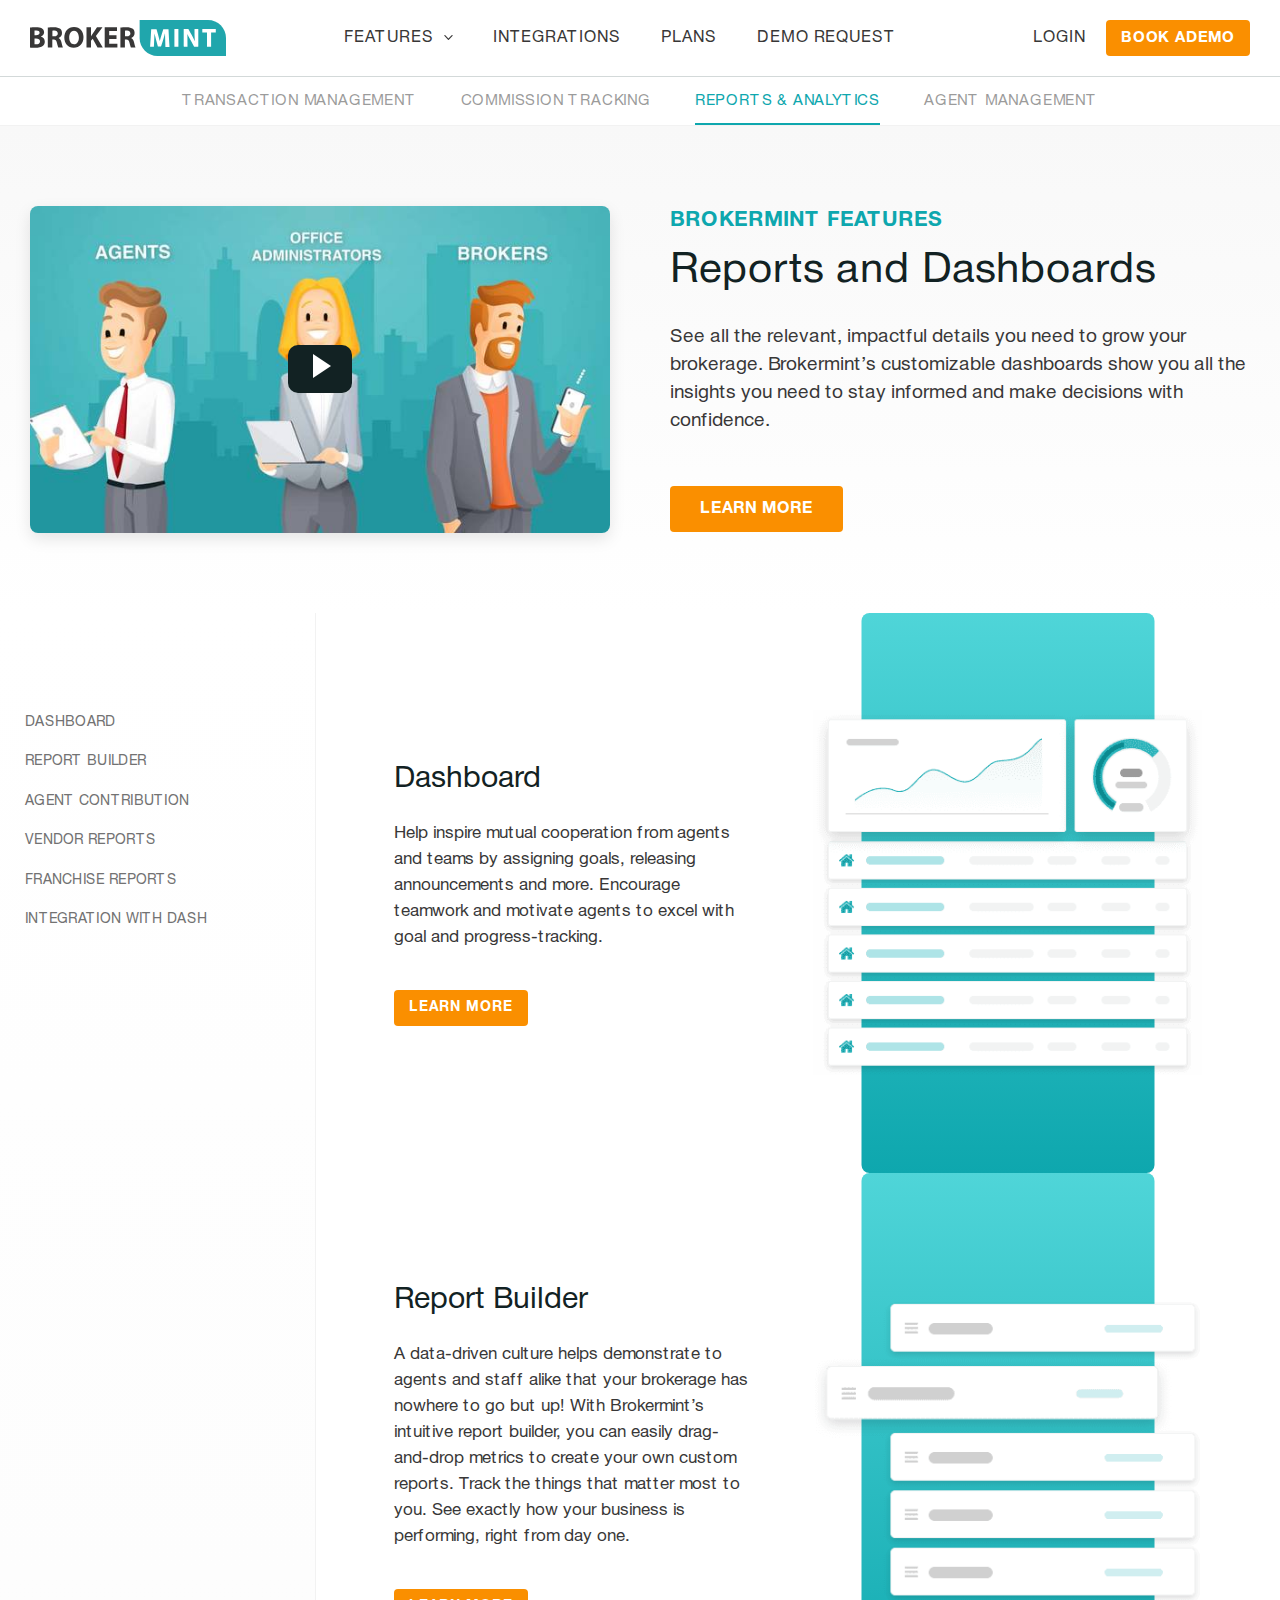
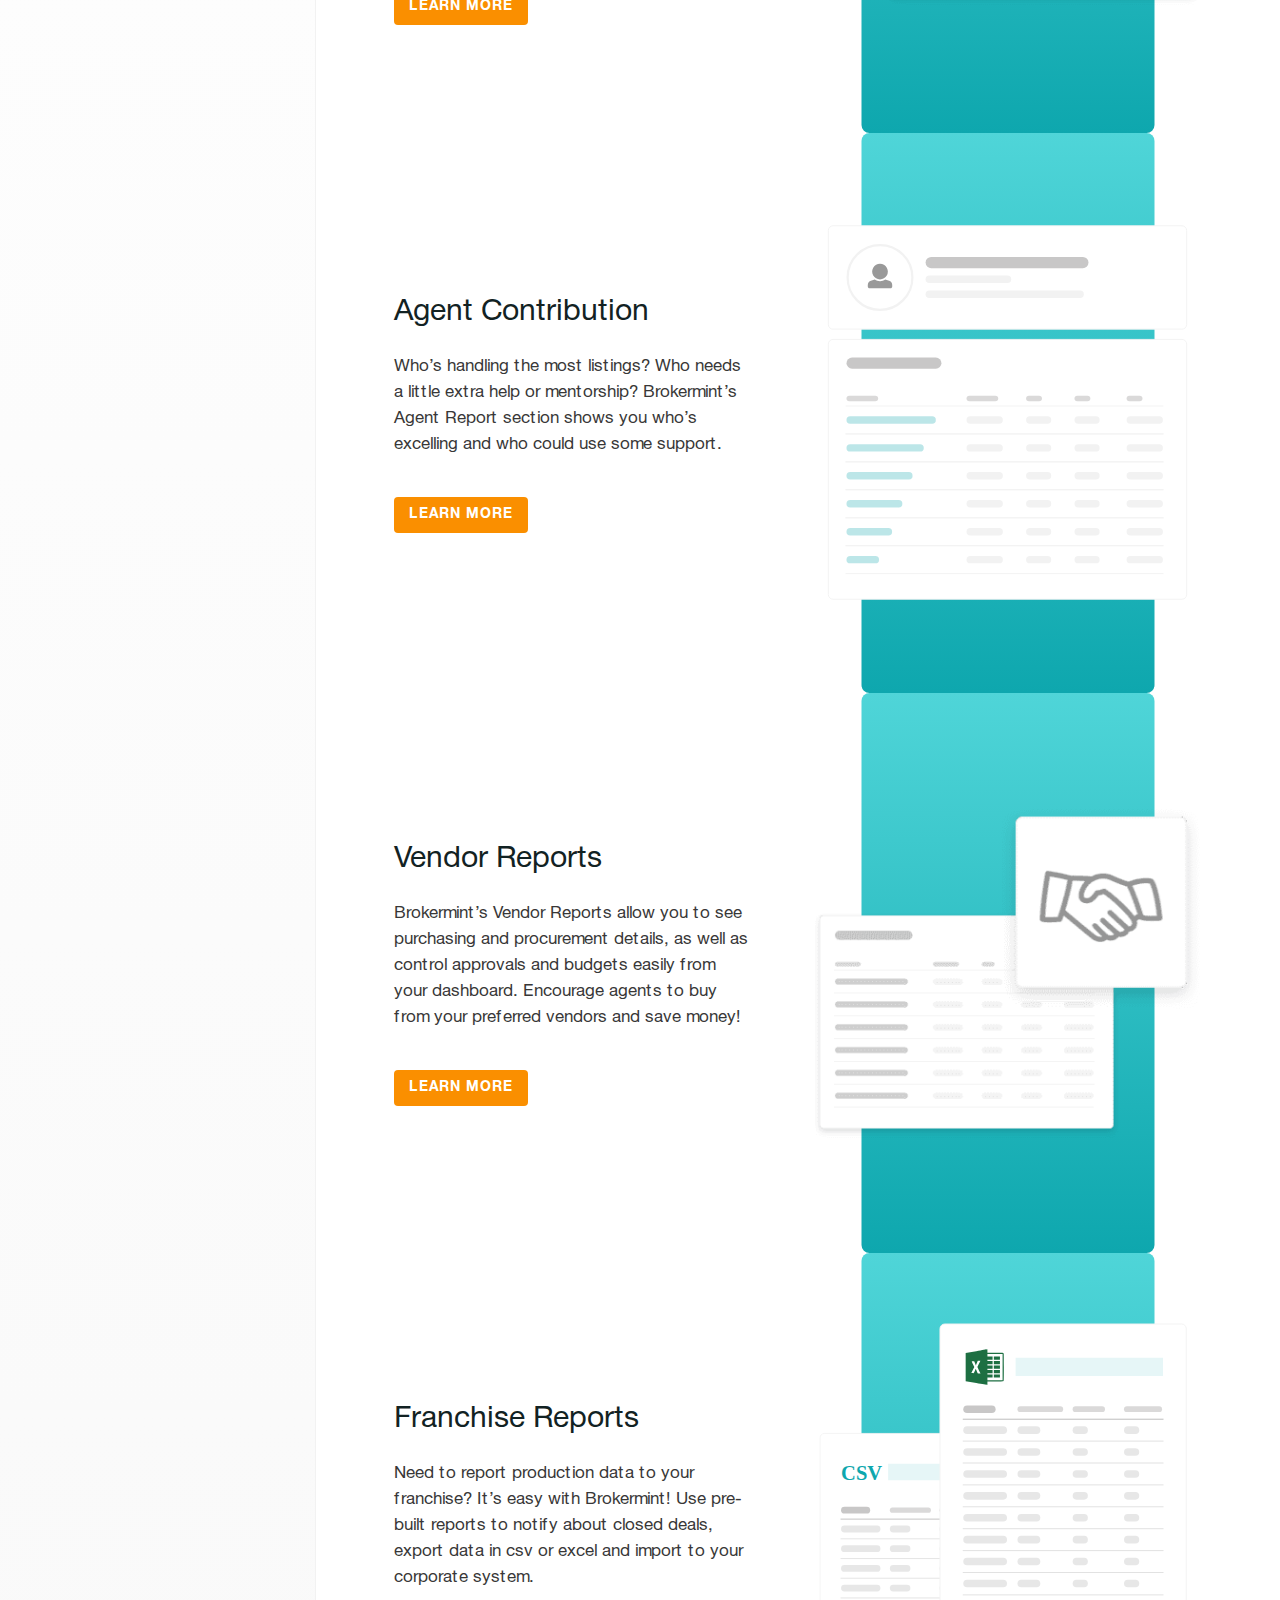
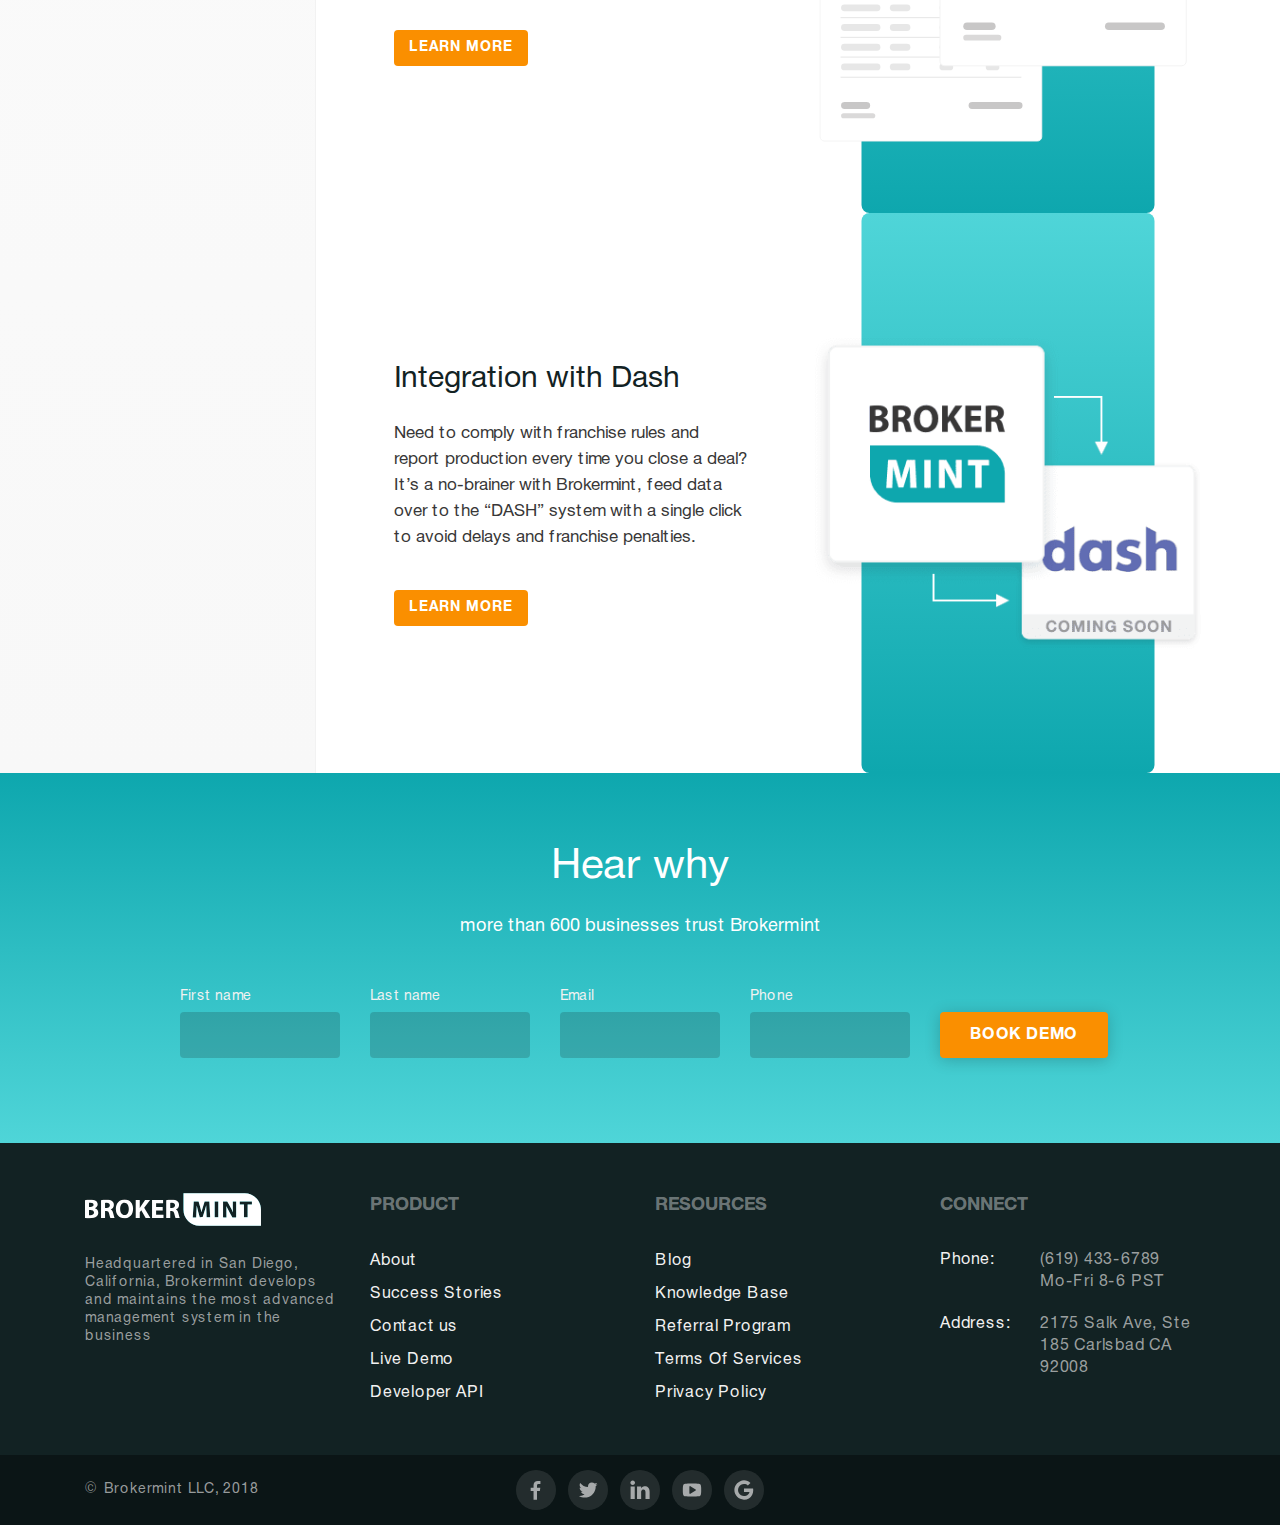
<file: category3.html>
<!DOCTYPE html>
<html lang="ru">
<head>
	<meta http-equiv="Content-Type" content="text/html; charset=utf-8" />
	<meta name="format-detection" content="telephone=no">
	<meta http-equiv="X-UA-Compatible" content="IE=edge">
	<meta name="viewport" content="width=device-width, initial-scale=1, user-scalable=no, maximum-scale=1">
	<title>BrokerMint - Category</title>
	<link rel="stylesheet" type="text/css" href="css/style.css?ver1.0" />
</head>
<body class="loaded page">


<!-- BEGIN BODY -->
<div class="main-wrapper">

	<!-- BEGIN HEADER -->
	<svg aria-hidden="true" style="position: absolute; width: 0; height: 0; overflow: hidden;" version="1.1" xmlns="http://www.w3.org/2000/svg" xmlns:xlink="http://www.w3.org/1999/xlink">
		<defs>
		<symbol id="icon-fly" viewBox="0 0 37 32">
		<title>fly</title>
		<path d="M0 32v-12.416l26.123-3.584-26.123-3.584v-12.416l36.571 16z"></path>
		</symbol>
		<symbol id="icon-zoom" viewBox="0 0 32 32">
		<title>zoom</title>
		<path d="M22.834 20.084l9.166 9.166-2.75 2.75-9.084-9.166v-1.418l-0.582-0.5c-2.222 1.89-4.806 2.834-7.75 2.834-3.28 0-6.070-1.152-8.376-3.46-2.306-2.302-3.458-5.094-3.458-8.372s1.152-6.084 3.46-8.418c2.302-2.334 5.066-3.5 8.288-3.5 3.278 0 6.070 1.166 8.376 3.5 2.304 2.334 3.458 5.14 3.458 8.416 0 2.946-0.946 5.528-2.834 7.75l0.584 0.418h1.5zM6 17.75c1.612 1.556 3.556 2.334 5.834 2.334s4.22-0.792 5.832-2.376c1.612-1.584 2.418-3.514 2.418-5.792s-0.806-4.22-2.418-5.832c-1.61-1.612-3.554-2.418-5.832-2.418-2.28 0-4.208 0.806-5.792 2.418-1.584 1.61-2.376 3.554-2.376 5.832 0 2.28 0.78 4.222 2.334 5.834z"></path>
		</symbol>
		<symbol id="icon-arrow-right" viewBox="0 0 54 32">
		<title>arrow-right</title>
		<path d="M37.436 1.568c0.317-0.319 0.655-0.477 1.014-0.477 0.358 0 0.695 0.16 1.014 0.477l13.841 13.841c0.29 0.208 0.477 0.545 0.477 0.925 0 0.010-0 0.021-0 0.031l0-0.002c0 0.009 0 0.019 0 0.029 0 0.38-0.187 0.717-0.474 0.923l-0.003 0.002-13.841 13.841c-0.319 0.319-0.655 0.477-1.014 0.477-0.358 0-0.697-0.16-1.014-0.477l-0.836-0.835c-0.29-0.208-0.477-0.545-0.477-0.925 0-0.011 0-0.022 0-0.032l-0 0.002c0-0.397 0.16-0.756 0.477-1.073l10.023-9.903h-44.863c-0.007 0-0.015 0-0.023 0-0.389 0-0.74-0.16-0.991-0.419l-0-0c-0.258-0.251-0.418-0.602-0.418-0.99 0-0.008 0-0.017 0-0.025l-0 0.001v-1.193c-0-0.007-0-0.016-0-0.024 0-0.388 0.16-0.739 0.417-0.99l0-0c0.251-0.259 0.603-0.419 0.991-0.419 0.008 0 0.016 0 0.024 0l-0.001-0h44.864l-10.022-9.903c-0.32-0.319-0.479-0.676-0.479-1.073-0-0.009-0-0.020-0-0.031 0-0.38 0.187-0.717 0.474-0.923l0.003-0.002 0.836-0.835z"></path>
		</symbol>
		<symbol id="icon-arrow-left" viewBox="0 0 54 32">
		<title>arrow-left</title>
		<path  d="M16.673 31.159c-0.317 0.319-0.655 0.477-1.014 0.477-0.358 0-0.695-0.16-1.014-0.477l-13.841-13.841c-0.29-0.208-0.477-0.545-0.477-0.925 0-0.010 0-0.021 0-0.031l-0 0.002c-0-0.009-0-0.019-0-0.029 0-0.38 0.187-0.717 0.474-0.923l0.003-0.002 13.841-13.841c0.319-0.319 0.655-0.477 1.014-0.477 0.358 0 0.697 0.16 1.014 0.477l0.835 0.835c0.291 0.208 0.479 0.545 0.479 0.926 0 0.010-0 0.021-0 0.031l0-0.002c0 0.397-0.16 0.756-0.479 1.073l-10.022 9.903h44.863c0.007-0 0.015-0 0.023-0 0.389 0 0.74 0.16 0.991 0.419l0 0c0.258 0.251 0.418 0.602 0.418 0.99 0 0.008-0 0.017-0 0.025l0-0.001v1.193c0 0.007 0 0.016 0 0.024 0 0.388-0.16 0.739-0.417 0.99l-0 0c-0.251 0.259-0.603 0.419-0.991 0.419-0.008 0-0.016-0-0.024-0l0.001 0h-44.863l10.022 9.903c0.32 0.319 0.479 0.676 0.479 1.073 0 0.009 0 0.019 0 0.030 0 0.381-0.188 0.718-0.476 0.924l-0.003 0.002-0.835 0.835z"></path>
		</symbol>
		<symbol id="icon-list" viewBox="0 0 26 32">
		<title>list</title>
		<path d="M25.074 6.689c0.32 0.32 0.593 0.751 0.821 1.298 0.227 0.547 0.341 1.048 0.341 1.503v19.677c0 0.456-0.159 0.843-0.479 1.162-0.319 0.32-0.705 0.479-1.16 0.479h-22.957c-0.456 0-0.843-0.16-1.162-0.479-0.296-0.288-0.479-0.689-0.479-1.134 0-0.010 0-0.020 0-0.029l-0 0.001v-27.329c0-0.455 0.16-0.842 0.479-1.16 0.319-0.32 0.704-0.479 1.162-0.479h15.304c0.455 0 0.956 0.114 1.503 0.341 0.547 0.228 0.979 0.501 1.298 0.821l5.329 5.329zM17.491 2.522v6.422h6.422c-0.114-0.331-0.239-0.565-0.376-0.701l-5.347-5.345c-0.136-0.138-0.37-0.263-0.701-0.376zM24.050 28.621v-17.49h-7.105c-0.456 0-0.843-0.16-1.162-0.479-0.296-0.288-0.479-0.689-0.479-1.134 0-0.010 0-0.020 0-0.029l-0 0.001v-7.105h-13.119v26.236h21.864zM6.559 13.863c0-0.159 0.051-0.289 0.153-0.392 0.096-0.095 0.228-0.153 0.374-0.153 0.007 0 0.014 0 0.021 0l-0.001-0h12.025c0.16 0 0.291 0.050 0.392 0.153 0.103 0.103 0.153 0.234 0.153 0.392v1.094c0 0.006 0 0.012 0 0.019 0 0.146-0.059 0.278-0.153 0.374l0-0c-0.096 0.095-0.228 0.153-0.373 0.153-0.007 0-0.013-0-0.020-0l0.001 0h-12.025c-0.006 0-0.012 0-0.019 0-0.146 0-0.278-0.059-0.374-0.153l0 0c-0.095-0.096-0.153-0.228-0.153-0.373 0-0.007 0-0.013 0-0.020l-0 0.001v-1.094zM19.13 17.689c0.16 0 0.291 0.051 0.392 0.153 0.103 0.103 0.153 0.235 0.153 0.394v1.094c0 0.006 0 0.012 0 0.019 0 0.146-0.059 0.278-0.153 0.374l0-0c-0.096 0.095-0.228 0.153-0.373 0.153-0.007 0-0.013-0-0.020-0l0.001 0h-12.025c-0.006 0-0.012 0-0.019 0-0.146 0-0.278-0.059-0.374-0.153l0 0c-0.095-0.096-0.153-0.228-0.153-0.373 0-0.007 0-0.013 0-0.020l-0 0.001v-1.094c0-0.159 0.050-0.291 0.153-0.392 0.096-0.095 0.228-0.153 0.373-0.153 0.007 0 0.013 0 0.020 0l-0.001-0h12.025zM19.13 22.062c0.16 0 0.291 0.051 0.392 0.153 0.103 0.103 0.153 0.234 0.153 0.394v1.094c0 0.006 0 0.012 0 0.019 0 0.146-0.059 0.278-0.153 0.374l0-0c-0.096 0.095-0.228 0.153-0.373 0.153-0.007 0-0.013-0-0.020-0l0.001 0h-12.025c-0.006 0-0.012 0-0.019 0-0.146 0-0.278-0.059-0.374-0.153l0 0c-0.095-0.096-0.153-0.228-0.153-0.373 0-0.007 0-0.013 0-0.020l-0 0.001v-1.094c0-0.16 0.050-0.291 0.153-0.392 0.096-0.095 0.228-0.153 0.373-0.153 0.007 0 0.013 0 0.020 0l-0.001-0h12.025z"></path>
		</symbol>
		<symbol id="icon-check" viewBox="0 0 37 32">
		<title>check</title>
		<path  d="M30.731 18.773v6.94c0 1.732-0.615 3.212-1.845 4.443-1.102 1.138-2.644 1.844-4.35 1.844-0.032 0-0.064-0-0.095-0.001l0.005 0h-18.158c-0.027 0-0.060 0.001-0.092 0.001-1.707 0-3.248-0.706-4.349-1.843l-0.002-0.002c-1.138-1.102-1.844-2.644-1.844-4.35 0-0.032 0-0.065 0.001-0.097l-0 0.005v-18.158c0-1.732 0.615-3.212 1.844-4.441 1.102-1.139 2.645-1.846 4.352-1.846 0.032 0 0.064 0 0.095 0.001l-0.005-0h18.158c0.917 0 1.767 0.183 2.553 0.546 0.206 0.090 0.355 0.276 0.392 0.499l0.001 0.004c0.009 0.042 0.015 0.091 0.015 0.141 0 0.193-0.081 0.368-0.21 0.491l-0 0-1.070 1.068c-0.126 0.134-0.304 0.218-0.501 0.219h-0c-0.072-0.006-0.138-0.022-0.2-0.046l0.005 0.002c-0.295-0.081-0.633-0.129-0.982-0.13h-18.159c-0.96 0-1.783 0.341-2.468 1.026-0.633 0.612-1.026 1.469-1.026 2.418 0 0.017 0 0.034 0 0.050l-0-0.003v18.158c0 0.96 0.343 1.783 1.026 2.468 0.684 0.683 1.508 1.026 2.468 1.026h18.158c0.96 0 1.783-0.343 2.466-1.026 0.684-0.684 1.026-1.508 1.026-2.468v-5.543c0-0.188 0.066-0.348 0.196-0.48l1.397-1.397c0.126-0.135 0.305-0.218 0.503-0.219h0c0.087 0 0.174 0.023 0.261 0.066 0.292 0.117 0.437 0.327 0.437 0.633zM35.772 8.101l-17.767 17.765c-0.31 0.323-0.745 0.525-1.228 0.525-0.006 0-0.012-0-0.017-0h0.001c-0.005 0-0.011 0-0.017 0-0.482 0-0.918-0.201-1.227-0.524l-9.384-9.385c-0.324-0.31-0.525-0.745-0.525-1.228 0-0.006 0-0.012 0-0.017v0.001c0-0.48 0.174-0.894 0.524-1.244l2.4-2.4c0.31-0.322 0.745-0.523 1.226-0.523 0.006 0 0.013 0 0.019 0h-0.001c0.48 0 0.894 0.174 1.244 0.523l5.74 5.74 14.121-14.121c0.31-0.324 0.745-0.525 1.228-0.525 0.006 0 0.012 0 0.017 0h-0.001c0.48 0 0.894 0.174 1.244 0.524l2.4 2.4c0.348 0.35 0.523 0.764 0.523 1.244s-0.174 0.894-0.523 1.244z"></path>
		</symbol>
		<symbol id="icon-email" viewBox="0 0 39 32">
		<title>email</title>
		<path  d="M36.318 27.746v-16.759c-0.464 0.52-0.957 0.992-1.484 1.422l-0.023 0.018c-3.899 2.997-6.997 5.456-9.298 7.378-0.741 0.624-1.346 1.113-1.81 1.461-0.466 0.348-1.095 0.702-1.888 1.058s-1.54 0.535-2.238 0.535h-0.043c-0.699 0-1.445-0.178-2.238-0.533-0.793-0.357-1.422-0.711-1.888-1.060-0.464-0.348-1.068-0.836-1.812-1.463-2.299-1.92-5.397-4.379-9.298-7.378-0.55-0.448-1.042-0.92-1.495-1.427l-0.011-0.013v16.764c0 0.188 0.071 0.352 0.208 0.489 0.139 0.139 0.302 0.208 0.491 0.208h32.128c0.001 0 0.003 0 0.005 0 0.191 0 0.364-0.080 0.486-0.208l0-0c0.128-0.123 0.208-0.295 0.208-0.486 0-0.002 0-0.003-0-0.005v0zM36.318 4.807v-0.533c0-0.066-0.004-0.16-0.012-0.284 0-0.001 0-0.003 0-0.005 0-0.098-0.024-0.191-0.066-0.272l0.002 0.003c-0.010-0.012-0.050-0.076-0.089-0.14l-0.032-0.056c-0.046-0.074-0.113-0.131-0.193-0.163l-0.003-0.001c-0.085-0.034-0.183-0.054-0.286-0.054-0.007 0-0.014 0-0.021 0l0.001-0h-32.128c-0.002-0-0.004-0-0.006-0-0.19 0-0.362 0.079-0.484 0.206l-0 0c-0.128 0.123-0.208 0.295-0.208 0.486 0 0.002 0 0.003 0 0.005v-0c0 2.444 1.070 4.51 3.209 6.199 2.809 2.212 5.724 4.516 8.752 6.917l0.764 0.645c0.421 0.356 0.756 0.628 1.004 0.818 0.247 0.188 0.569 0.418 0.971 0.688 0.4 0.268 0.768 0.469 1.102 0.599 0.334 0.132 0.647 0.196 0.939 0.196h0.043c0.292 0 0.604-0.064 0.939-0.196 0.422-0.175 0.784-0.376 1.121-0.612l-0.019 0.012c0.4-0.27 0.724-0.498 0.971-0.688 0.249-0.19 0.583-0.462 1.004-0.818l0.764-0.645c-3.542 2.655-0.695 0.39 2.157-1.871l6.595-5.046c0.786-0.626 1.516-1.467 2.194-2.521 0.676-1.056 1.013-2.012 1.013-2.871zM39.111 4v23.746c0 0.96-0.341 1.783-1.026 2.466-0.612 0.633-1.469 1.026-2.418 1.026-0.017 0-0.034-0-0.050-0l0.003 0h-32.128c-0.96 0-1.781-0.341-2.466-1.026-0.633-0.612-1.026-1.469-1.026-2.418 0-0.017 0-0.034 0-0.050l-0 0.003v-23.746c0-0.96 0.341-1.783 1.026-2.466 0.612-0.633 1.469-1.026 2.418-1.026 0.017 0 0.034 0 0.050 0l-0.003-0h32.128c0.96 0 1.781 0.341 2.466 1.026 0.684 0.683 1.026 1.506 1.026 2.466z"></path>
		</symbol>
		<symbol id="icon-save" viewBox="0 0 30 32">
		<title>save</title>
		<path  d="M7.542 28.8h15.086v-7.542h-15.086v7.542zM25.142 28.8h2.515v-17.6c0-0.184-0.066-0.435-0.197-0.757-0.131-0.32-0.262-0.546-0.394-0.677l-5.52-5.52c-0.13-0.131-0.352-0.262-0.667-0.394-0.314-0.13-0.57-0.195-0.766-0.195v8.171c0 0.523-0.182 0.97-0.549 1.336-0.368 0.366-0.813 0.549-1.336 0.549h-11.317c-0.523 0-0.968-0.182-1.334-0.549-0.34-0.331-0.551-0.793-0.551-1.304 0-0.011 0-0.023 0-0.034l-0 0.002v-8.171h-2.515v25.142h2.515v-8.171c0-0.525 0.182-0.97 0.55-1.336 0.366-0.368 0.811-0.55 1.334-0.55h16.344c0.523 0 0.968 0.184 1.336 0.55 0.366 0.368 0.549 0.811 0.549 1.336v8.171zM17.6 10.571v-6.283c0-0.002 0-0.004 0-0.006 0-0.172-0.072-0.327-0.187-0.437l-0-0c-0.11-0.115-0.265-0.186-0.436-0.186-0.002 0-0.004 0-0.006 0h-3.771c-0.002-0-0.004-0-0.006-0-0.171 0-0.326 0.071-0.436 0.185l-0 0c-0.115 0.11-0.187 0.266-0.187 0.438 0 0.002 0 0.004 0 0.006v-0 6.285c0 0.171 0.062 0.318 0.187 0.442 0.125 0.125 0.272 0.187 0.442 0.187h3.771c0.001 0 0.003 0 0.004 0 0.172 0 0.327-0.072 0.437-0.187l0-0c0.115-0.11 0.187-0.266 0.187-0.438 0-0.001 0-0.003 0-0.004v0zM30.171 11.2v18.229c0 0.523-0.182 0.97-0.55 1.336-0.366 0.366-0.811 0.549-1.334 0.549h-26.4c-0.525 0-0.97-0.182-1.336-0.549-0.34-0.331-0.551-0.793-0.551-1.304 0-0.011 0-0.023 0-0.034l-0 0.002v-26.4c0-0.525 0.184-0.97 0.55-1.336 0.366-0.368 0.811-0.55 1.336-0.55h18.226c0.525 0 1.101 0.131 1.728 0.394 0.63 0.262 1.128 0.576 1.494 0.944l5.499 5.499c0.368 0.366 0.682 0.864 0.944 1.493 0.261 0.629 0.392 1.205 0.392 1.728z"></path>
		</symbol>
		<symbol id="icon-arrow-down" viewBox="0 0 55 32">
		<title>arrow-down</title>
		<path d="M54.154 3.077c0.615 0.615 0.615 0.615 0.615 1.231s0 0.615-0.615 1.231l-25.846 25.846c-0.615 0.615-0.615 0.615-1.231 0.615s-0.615 0-1.231-0.615l-25.231-25.846c-0.615 0-0.615-0.615-0.615-1.231s0-0.615 0.615-1.231l2.462-2.462c0.615-0.615 1.231-0.615 1.231-0.615 0.615 0 0.615 0 1.231 0.615l21.538 21.538 22.154-21.538c0-0.615 0.615-0.615 1.231-0.615s0.615 0 1.231 0.615l2.462 2.462z"></path>
		</symbol>
		<symbol id="icon-icons-facebook" viewBox="0 0 18 32">
		<title>icons-facebook</title>
		<path   d="M16.070 1.638v4.768h-2.834c-1.035 0-1.734 0.216-2.096 0.65-0.36 0.432-0.541 1.083-0.541 1.949v3.413h5.29l-0.704 5.344h-4.586v13.706h-5.525v-13.704h-4.605v-5.344h4.605v-3.936c0-2.24 0.626-3.976 1.877-5.21 1.253-1.235 2.92-1.851 5.002-1.851 1.77 0 3.142 0.072 4.117 0.216z"></path>
		</symbol>
		<symbol id="icon-icons-gmail" viewBox="0 0 32 32">
		<title>icons-gmail</title>
		<path   d="M16 13.794h14.544c0.149 0.769 0.237 1.656 0.242 2.563l0 0.004c0 2.903-0.608 5.493-1.826 7.774-1.209 2.262-2.984 4.082-5.14 5.312l-0.065 0.034c-2.254 1.285-4.839 1.927-7.755 1.927-0.017 0-0.036 0-0.056 0-2.147 0-4.19-0.447-6.040-1.252l0.098 0.038c-1.91-0.809-3.541-1.916-4.917-3.281l0.001 0.001c-1.364-1.374-2.471-3.006-3.242-4.815l-0.038-0.101c-0.768-1.753-1.214-3.795-1.214-5.942 0-0.020 0-0.039 0-0.059v0.003c-0-0.017-0-0.036-0-0.056 0-2.147 0.447-4.19 1.252-6.040l-0.038 0.098c0.809-1.91 1.916-3.542 3.281-4.918l-0.001 0.001c1.374-1.364 3.006-2.471 4.815-3.242l0.101-0.038c1.752-0.767 3.793-1.213 5.938-1.213 0.021 0 0.042 0 0.063 0h-0.003c4.012 0 7.456 1.344 10.332 4.034l-4.194 4.032c-1.644-1.591-3.691-2.388-6.139-2.388-1.724 0-3.321 0.434-4.784 1.303-1.458 0.869-2.636 2.066-3.458 3.495l-0.025 0.047c-0.807 1.38-1.284 3.038-1.284 4.807 0 0.027 0 0.055 0 0.082l-0-0.004c0 1.765 0.428 3.394 1.285 4.885 0.846 1.475 2.024 2.672 3.437 3.517l0.044 0.024c1.463 0.869 3.058 1.303 4.784 1.303 1.164 0 2.233-0.16 3.211-0.48 0.976-0.322 1.778-0.724 2.407-1.205 0.624-0.479 1.165-1.020 1.629-1.624l0.015-0.021c0.468-0.615 0.812-1.196 1.033-1.746 0.22-0.548 0.372-1.070 0.452-1.564h-8.747v-5.298z"></path>
		</symbol>
		<symbol id="icon-icons-linkedin" viewBox="0 0 32 32">
		<title>icons-linkedin</title>
		<path   d="M7.595 10.564v19.881h-6.62v-19.881h6.62zM8.016 4.425c0.001 0.035 0.002 0.077 0.002 0.119 0 0.919-0.39 1.746-1.014 2.326l-0.002 0.002c-0.69 0.658-1.595 0.983-2.72 0.983h-0.039c-1.097 0-1.979-0.327-2.649-0.983-0.667-0.654-1.001-1.47-1.001-2.444 0-0.99 0.345-1.81 1.033-2.459 0.688-0.651 1.588-0.972 2.697-0.972 1.111 0 2 0.324 2.668 0.972s1.010 1.468 1.024 2.459zM17.847 13.388c0.252-0.4 0.51-0.746 0.791-1.070l-0.009 0.011c0.279-0.32 0.658-0.668 1.132-1.044 0.475-0.373 1.056-0.665 1.746-0.871 0.662-0.199 1.423-0.313 2.21-0.313 0.030 0 0.061 0 0.091 0.001l-0.005-0c2.286 0 4.124 0.759 5.516 2.277 1.39 1.518 2.087 3.742 2.087 6.67v11.396h-6.601v-10.631c0-1.404-0.27-2.507-0.812-3.301-0.542-0.796-1.387-1.195-2.539-1.195-0.843 0-1.547 0.231-2.116 0.693-0.555 0.45-0.99 1.026-1.264 1.686l-0.010 0.028c-0.146 0.402-0.22 0.942-0.22 1.627v11.093h-6.599c0.027-5.337 0.039-9.662 0.039-12.98s-0.007-5.298-0.020-5.938l-0.020-0.964h6.599v2.823z"></path>
		</symbol>
		<symbol id="icon-icons-twitter" viewBox="0 0 38 32">
		<title>icons-twitter</title>
		<path   d="M37.23 4.986c-1.011 1.474-2.224 2.722-3.615 3.74l-0.043 0.030c0.013 0.272 0.020 0.591 0.020 0.911 0 2.101-0.313 4.129-0.894 6.040l0.038-0.147c-0.57 1.948-1.44 3.818-2.604 5.608-1.19 1.817-2.567 3.381-4.135 4.727l-0.029 0.025c-1.61 1.376-3.552 2.474-5.824 3.294s-4.7 1.23-7.29 1.23c-4.078 0-7.808-1.090-11.194-3.272 0.526 0.060 1.114 0.090 1.76 0.090 3.386 0 6.402-1.038 9.050-3.114-1.604-0.016-3.078-0.561-4.259-1.468l0.017 0.012c-1.199-0.889-2.099-2.121-2.56-3.55l-0.014-0.050c0.498 0.076 0.956 0.112 1.378 0.112 0.646 0 1.286-0.080 1.918-0.248-1.7-0.342-3.147-1.244-4.176-2.503l-0.010-0.013c-1.033-1.218-1.661-2.807-1.661-4.543 0-0.033 0-0.067 0.001-0.1l-0 0.005v-0.090c1.024 0.572 2.12 0.88 3.296 0.926-0.989-0.665-1.789-1.538-2.351-2.56l-0.019-0.038c-0.554-0.988-0.88-2.168-0.88-3.425 0-0.018 0-0.036 0-0.054l-0 0.003c0-1.324 0.33-2.55 0.992-3.68 1.806 2.215 4.019 4.023 6.533 5.33l0.115 0.054c2.434 1.285 5.298 2.099 8.338 2.244l0.046 0.002c-0.112-0.501-0.178-1.077-0.18-1.668v-0.002c0-2.016 0.71-3.736 2.132-5.158 1.278-1.315 3.064-2.131 5.040-2.131 0.040 0 0.080 0 0.12 0.001l-0.006-0c2.108 0 3.882 0.766 5.328 2.3 1.744-0.341 3.295-0.953 4.69-1.796l-0.064 0.036c-0.547 1.723-1.685 3.126-3.171 4.002l-0.033 0.018c1.4-0.152 2.798-0.528 4.198-1.13z"></path>
		</symbol>
		<symbol id="icon-icons-youtube" viewBox="0 0 44 32">
		<title>icons-youtube</title>
		<path   d="M29.99 17.22c0.45-0.258 0.676-0.664 0.676-1.22s-0.226-0.962-0.676-1.22l-11.556-7.22c-0.466-0.3-0.956-0.316-1.466-0.046-0.446 0.225-0.747 0.679-0.747 1.204 0 0.021 0 0.042 0.001 0.063l-0-0.003v14.444c0 0.572 0.248 0.994 0.746 1.264 0.24 0.12 0.472 0.18 0.7 0.18 0.3 0 0.556-0.074 0.766-0.226l11.556-7.22zM42.2 12.612c0.014 0.814 0.022 1.94 0.022 3.386 0 1.444-0.008 2.572-0.022 3.386-0.016 0.812-0.080 1.84-0.192 3.080-0.114 1.24-0.282 2.352-0.508 3.33-0.235 1.103-0.787 2.052-1.555 2.773l-0.003 0.003c-0.736 0.711-1.702 1.187-2.777 1.306l-0.021 0.002c-3.34 0.376-8.388 0.564-15.144 0.564s-11.804-0.188-15.144-0.564c-1.099-0.122-2.069-0.598-2.812-1.31l0.002 0.002c-0.776-0.722-1.332-1.671-1.562-2.742l-0.006-0.034c-0.205-0.93-0.377-2.067-0.479-3.225l-0.007-0.105c-0.091-0.871-0.16-1.938-0.191-3.016l-0.001-0.062c-0.014-0.814-0.020-1.94-0.020-3.386 0-1.444 0.008-2.572 0.022-3.386 0.016-0.812 0.080-1.84 0.192-3.080 0.114-1.24 0.282-2.352 0.508-3.33 0.24-1.098 0.76-2.022 1.558-2.776 0.736-0.711 1.702-1.187 2.777-1.306l0.021-0.002c3.338-0.376 8.386-0.564 15.142-0.564s11.804 0.188 15.144 0.564c1.068 0.12 2.006 0.556 2.81 1.308 0.804 0.754 1.328 1.68 1.568 2.776 0.212 0.98 0.372 2.088 0.486 3.33 0.112 1.24 0.176 2.268 0.192 3.080z"></path>
		</symbol>
		</defs>
	</svg>
	
	<header class="header">
		<div class="container-fluid">
			<div class="header__wrap">
				<button class="navbar-toggle">
					
	                <span class="bar bar1"></span>
	                <span class="bar bar2"></span>
	                <span class="bar bar3"></span>
	                <span class="bar bar4"></span>
	                <span class="bar bar5"></span>
		           
				</button>
				<div class="logo">
					<a href="#"><img src="img/logo.svg" alt=""></a> 
				</div>
				<nav class="navbar">
					<ul class="navbar-nav">
						<li class="navbar-nav__item dropdown">
							<a href="#" class="navbar-nav__link">Features <svg class="icon icon-arrow-down"><use xlink:href="#icon-arrow-down"></use></svg></a>
							<ul class="dropdown-list">
								<li class="dropdown-list__item">
									<a href="#" class="dropdown-list__link">Unparalleled Convenience</a>
								</li>
								<li class="dropdown-list__item">
									<a href="#" class="dropdown-list__link">Intelligent Automation</a>
								</li>
								<li class="dropdown-list__item">
									<a href="#" class="dropdown-list__link">Keep Everything in One place</a>
								</li>
								<li class="dropdown-list__item">
									<a href="#" class="dropdown-list__link">We Play Nice with Others</a>
								</li>
							</ul>
						</li>
						<li class="navbar-nav__item">
							<a href="#" class="navbar-nav__link">Integrations</a>
						</li>
						<li class="navbar-nav__item">
							<a href="#" class="navbar-nav__link">Plans</a>
						</li>
						<li class="navbar-nav__item">
							<a href="#" class="navbar-nav__link">Demo request</a>
						</li>
						<li class="navbar-nav__item visible-ipad">
							<a href="#" class="navbar-nav__link">Login</a>
						</li>
					</ul>
				</nav> 
	
				<ul class="user-nav">
					<li class="user-nav__item hidden-iphone">
						<a href="#" class="user-nav__link">Login</a>
					</li>
					<li class="user-nav__item user-nav__item--btn">
						<a href="#popup-demo" class="btn fancybox"><span class="hidden-iphone">Book A </span>Demo</a>
					</li>
				</ul>
			</div>
		</div>
	</header>
	<!-- HEADER EOF   -->

	<!-- BEGIN TABS NAV -->
	<div class="category">
		<h4 class="subtitle visible-ipad">Brokermint features</h4>
		<ul class="category-tabs">
			<li class="category-tabs__item ">
				<a href="category.html" class="category-tabs__link"><svg class="icon icon-arrow-down"><use xlink:href="#icon-arrow-down"></use></svg> Transaction Management</a>
				<ul class="cm-sub-menu">
					<li class="cm-sub-menu__item">
						<a href="#documents" class="cm-sub-menu__link ">Documents and Checklist templates</a>
					</li>
					<li class="cm-sub-menu__item">
						<a href="#signature" class="cm-sub-menu__link">E-signature and State Forms</a>
					</li>
					<li class="cm-sub-menu__item">
						<a href="#notifications" class="cm-sub-menu__link">Notifications and Reminders</a>
					</li>
					<li class="cm-sub-menu__item">
						<a href="#management" class="cm-sub-menu__link">Offer Management</a>
					</li>
					<li class="cm-sub-menu__item">
						<a href="#templates" class="cm-sub-menu__link">Email templates</a>
					</li>
					<li class="cm-sub-menu__item">
						<a href="#compliance" class="cm-sub-menu__link">Broker Review & Agent Compliance </a>
					</li>
					<li class="cm-sub-menu__item">
						<a href="#trail" class="cm-sub-menu__link">Audit Trail</a>
					</li>
					<li class="cm-sub-menu__item">
						<a href="#archive" class="cm-sub-menu__link">Transaction Archive</a>
					</li>
					<li class="cm-sub-menu__item">
						<a href="#integration" class="cm-sub-menu__link">Integration with Dropbox and Google Drive</a>
					</li>
				</ul>
			</li>
			<li class="category-tabs__item ">
				<a href="category2.html" class="category-tabs__link"><svg class="icon icon-arrow-down"><use xlink:href="#icon-arrow-down"></use></svg> Commission Tracking</a>
				<ul class="cm-sub-menu">
					<li class="cm-sub-menu__item">
						<a href="#sliding" class="cm-sub-menu__link">Sliding scale plans</a>
					</li>
					<li class="cm-sub-menu__item">
						<a href="#teamplans" class="cm-sub-menu__link">Team Plans</a>
					</li>
					<li class="cm-sub-menu__item">
						<a href="#deposit" class="cm-sub-menu__link">Easy Deposit Tracking</a>
					</li>
					<li class="cm-sub-menu__item">
						<a href="#commission" class="cm-sub-menu__link">Commission Disbursement</a>
					</li>
					<li class="cm-sub-menu__item">
						<a href="#statement" class="cm-sub-menu__link">Agent Statement</a>
					</li>
					<li class="cm-sub-menu__item">
						<a href="#accounting" class="cm-sub-menu__link">Integration with Accounting</a>
					</li>
				</ul>
			</li>
			<li class="category-tabs__item active">
				<a href="category3.html" class="category-tabs__link"><svg class="icon icon-arrow-down"><use xlink:href="#icon-arrow-down"></use></svg> Reports & Analytics</a>
				<ul class="cm-sub-menu">
					<li class="cm-sub-menu__item">
						<a href="#dashboard" class="cm-sub-menu__link">Dashboard</a>
					</li>
					<li class="cm-sub-menu__item">
						<a href="#reportbuilder" class="cm-sub-menu__link">Report Builder</a>
					</li>
					<li class="cm-sub-menu__item">
						<a href="#agentcontr" class="cm-sub-menu__link">Agent Contribution</a>
					</li>
					<li class="cm-sub-menu__item">
						<a href="#vendorreports" class="cm-sub-menu__link">Vendor Reports</a>
					</li>
					<li class="cm-sub-menu__item">
						<a href="#franchisereports" class="cm-sub-menu__link">Franchise Reports</a>
					</li>
					<li class="cm-sub-menu__item">
						<a href="#integrationdash" class="cm-sub-menu__link">Integration with Dash</a>
					</li>
				</ul>
			</li>
			<li class="category-tabs__item ">
				<a href="category4.html" class="category-tabs__link"><svg class="icon icon-arrow-down"><use xlink:href="#icon-arrow-down"></use></svg> Agent management</a>
				<ul class="cm-sub-menu">
					<li class="cm-sub-menu__item">
						<a href="#agent-on-boarding" class="cm-sub-menu__link">Agent on-boarding</a>
					</li>
					<li class="cm-sub-menu__item">
						<a href="#goal-management" class="cm-sub-menu__link">Goal Management</a>
					</li>
					<li class="cm-sub-menu__item">
						<a href="#agent-profiles" class="cm-sub-menu__link">Agent profiles</a>
					</li>
					<li class="cm-sub-menu__item">
						<a href="#team-management" class="cm-sub-menu__link">Team management</a>
					</li>
				</ul>
			</li>
		</ul>
	</div>
	<!-- TABS NAV EOF   -->

	<!-- BEGIN PAGE HEADER -->
	<section class="page-header page-header--full">
		<div class="container">
			<div class="page-header-wrap row mx-wrapper">
				<div class=" page-header-wrap__left col-md-6">

					<div class="video">
						<a href="#popup-video" class="video__link fancybox">
							<img src="img/img1.jpg" alt="">
							<span class="play">
								<span class="play__icon"></span>
							</span>
						</a>
					</div>
				</div>
				<div class="page-header-wrap__right col-md-6">
					<h4 class="subtitle">Brokermint features</h4>
					<h1 class="title">Reports and Dashboards</h1>
					<p class="text">See all the relevant, impactful details you need to grow your brokerage. Brokermint’s customizable dashboards show you all the insights you need to stay informed and make decisions with confidence. </p> 

					
					<div class="button">
						<a href="#" class="btn btn--lg">Learn more</a>
					</div>
				</div>
			</div>
			
		</div>
	</section>
	<!-- PAGE HEADER EOF -->

	<!-- BEGIN MAIN -->
	<div class="main">
		<div class="aside-toggle-wrap">
			<a href="#" class="aside-toggle"><span>ALL SERVICES</span></a>
		</div>
		<aside class="aside hidden-ipad">
			<ul class="aside-nav js-nav-anchor" >
				<li class="aside-nav__item">
					<a href="#dashboard" class="aside-nav__link ">Dashboard</a>
				</li>
				<li class="aside-nav__item">
					<a href="#reportbuilder" class="aside-nav__link">Report Builder</a>
				</li>
				<li class="aside-nav__item">
					<a href="#agentcontr" class="aside-nav__link">Agent Contribution</a>
				</li>
				<li class="aside-nav__item">
					<a href="#vendorreports" class="aside-nav__link">Vendor Reports</a>
				</li>
				<li class="aside-nav__item">
					<a href="#franchisereports" class="aside-nav__link">Franchise Reports</a>
				</li>
				<li class="aside-nav__item">
					<a href="#integrationdash" class="aside-nav__link">Integration with Dash</a>
				</li>
				
			</ul>
		</aside>
		<div class="content">
			<div class="rgrid-wrap row" id="dashboard">
				<div class="col-lg-6 col-md-7 rgrid-wrap__content">
					<h3>Dashboard</h3>
					<p>Help inspire mutual cooperation from agents and teams by assigning goals, releasing announcements and more. Encourage teamwork and motivate agents to excel with goal and progress-tracking. </p>
					<a href="#" class="btn">LEARN MORE</a>
				</div>
				<div class="col-lg-6 col-md-5 rgrid-wrap__img">
					<div class="img-gradient"><img src="img/dashboard.png" alt=""></div>
				</div>
			</div>
			<div class="rgrid-wrap row" id="reportbuilder">
				<div class="col-lg-6 col-md-7 rgrid-wrap__content">
					<h3>Report Builder</h3>
					<p>A data-driven culture helps demonstrate to agents and staff alike that your brokerage has nowhere to go but up! With Brokermint’s intuitive report builder, you can easily drag-and-drop metrics to create your own custom reports. Track the things that matter most to you. See exactly how your business is performing, right from day one. </p>
					<a href="#" class="btn">LEARN MORE</a>
				</div>
				<div class="col-lg-6 col-md-5 rgrid-wrap__img">
					<div class="img-gradient"><img src="img/report-builder.png" alt=""></div>
				</div>
			</div>
			<div class="rgrid-wrap row" id="agentcontr">
				<div class="col-lg-6 col-md-7 rgrid-wrap__content">
					<h3>Agent Contribution</h3>
					<p>Who’s handling the most listings? Who needs a little extra help or mentorship? Brokermint’s Agent Report section shows you who’s excelling and who could use some support.</p>
					<a href="#" class="btn">LEARN MORE</a>
				</div>
				<div class="col-lg-6 col-md-5 rgrid-wrap__img">
					<div class="img-gradient"><img src="img/agent-contribution.svg" alt=""></div>
				</div>
			</div>
			<div class="rgrid-wrap row" id="vendorreports">
				<div class="col-lg-6 col-md-7 rgrid-wrap__content">
					<h3>Vendor Reports</h3>
					<p>Brokermint’s Vendor Reports allow you to see purchasing and procurement details, as well as control approvals and budgets easily from your dashboard. Encourage agents to buy from your preferred vendors and save money!</p>
					<a href="#" class="btn">LEARN MORE</a>
				</div>
				<div class="col-lg-6 col-md-5 rgrid-wrap__img">
					<div class="img-gradient"><img src="img/vendor-reports.png" alt=""></div>
				</div>
			</div>
			<div class="rgrid-wrap row" id="franchisereports">
				<div class="col-lg-6 col-md-7 rgrid-wrap__content">
					<h3>Franchise Reports</h3>
					<p>Need to report production data to your franchise? It’s easy with Brokermint! Use pre-built reports to notify about closed deals, export data in csv or excel and import to your corporate system.</p>
					<a href="#" class="btn">LEARN MORE</a>
				</div>
				<div class="col-lg-6 col-md-5 rgrid-wrap__img">
					<div class="img-gradient"><img src="img/franchisereports.svg" alt=""></div>
				</div>
			</div>
			<div class="rgrid-wrap row" id="integrationdash">
				<div class="col-lg-6 col-md-7 rgrid-wrap__content">
					<h3>Integration with Dash</h3>
					<p>Need to comply with franchise rules and report production every time you close a deal? It’s a no-brainer with Brokermint, feed data over to the “DASH” system with a single click to avoid delays and franchise penalties.</p>
					
					<a href="#" class="btn">LEARN MORE</a>
				</div>
				<div class="col-lg-6 col-md-5 rgrid-wrap__img">
					<div class="img-gradient"><img src="img/integration-dash.png" alt=""></div>
				</div>
			</div>
		</div>
	</div>
	<!-- MAIN EOF -->
			
	
	<!-- BEGIN FORM -->
	<section class="section sec-form section--info">
		<div class="container">
			<div class="section__head">
				<h2 class="section__title">Hear why</h2>
				<p class="section__descr">more than 600 businesses trust Brokermint</p>
			</div>
			<div class="row">
				<div class="col-xl-10 offset-xl-1">
					<form action="#">
						<div class="box-form row">
							<div class="form-field">
								<label>First name</label>
								<input type="text" class="form-input" placeholder="" required="">
							</div>
							<div class="form-field">
								<label>Last name</label>
								<input type="text" class="form-input" placeholder="" required="">
							</div>
							<div class="form-field">
								<label>Email</label>
								<input type="email" class="form-input" placeholder="" required="">
							</div>
							<div class="form-field">
								<label>Phone</label>
								<input type="tel" class="form-input" placeholder="" required="">
							</div>
							<div class="form-field form-field--button">
								<input type="submit" class="btn btn--lg" value="Book Demo">
							</div>
						</div>
					</form>
				</div>
			</div>
			
			
		</div>
	</section>
	<!-- FORM EOF   -->


	<!-- BEGIN FOOTER -->
	<footer class="footer">
		<div class="container">
			<div class="footer__top row">
				<div class="col-lg-3 footer__item--one">
					<div class="row">
						<div class="logo col-md-4 col-lg-auto">
							<a href="#"><img src="img/logo-white.svg" alt=""></a> 
						</div>
						<div class="col-md-8 col-lg-auto">
							<p class="footer-text">Headquartered in San Diego, California, Brokermint develops and maintains the most advanced management system in the business</p>
						</div>
					</div>
				</div>
				<div class="col-lg-3 col-md-3 col-sm-6 footer__item--two">
					<h4 class="footer-title">Product</h4>
					<ul class="footer-nav">
						<li class="footer-nav__item">
							<a href="#" class="footer-nav__link">About</a>
						</li>
						<li class="footer-nav__item">
							<a href="#" class="footer-nav__link">Success Stories</a>
						</li>
						<li class="footer-nav__item">
							<a href="#" class="footer-nav__link">Contact us</a>
						</li>
						<li class="footer-nav__item">
							<a href="#" class="footer-nav__link">Live Demo</a>
						</li>
						<li class="footer-nav__item">
							<a href="#" class="footer-nav__link">Developer API</a>
						</li>
					</ul>
				</div>
				<div class="col-lg-3 col-md-3 col-sm-6 footer__item--three">
					<h4 class="footer-title">Resources</h4>
					<ul class="footer-nav">
						<li class="footer-nav__item">
							<a href="#" class="footer-nav__link">Blog</a>
						</li>
						<li class="footer-nav__item">
							<a href="#" class="footer-nav__link">Knowledge Base</a>
						</li>
						<li class="footer-nav__item">
							<a href="#" class="footer-nav__link">Referral Program</a>
						</li>
						<li class="footer-nav__item">
							<a href="#" class="footer-nav__link">Terms Of Services</a>
						</li>
						<li class="footer-nav__item">
							<a href="#" class="footer-nav__link">Privacy Policy</a>
						</li>
					</ul>
				</div>
				<div class="col-lg-3 col-md-5 offset-md-1 offset-lg-0 footer__item--four">
					<h4 class="footer-title">Connect</h4>
					<div class="address">
						<div class="address__tr">
							<div class="address__th">Phone:</div>
							<div class="address__td">
								<a href="tel:6194336789">(619) 433-6789</a> <br>
								Mo-Fri 8-6 PST
							</div>
						</div>
						<div class="address__tr">
							<div class="address__th">Address:</div>
							<div class="address__td">
								<a href="https://www.google.com/maps/place/2175+Salk+Ave+%23185,+Carlsbad,+CA+92008,+USA/data=!4m2!3m1!1s0x80dc737b0619f3a7:0x18f94666a560590e?ved=2ahUKEwivpa_UuafgAhWG3SwKHUaWCisQ8gEwAHoECAEQAQ" target="_blank">2175 Salk Ave, Ste 185 Carlsbad CA 92008</a>
							</div>
						</div>
					</div>
				</div>
			</div>
	
		</div>
		<div class="footer__bottom">
			<div class="container">
				
				<div class="social">
					<a href="#" class="social__link facebook"><svg class="icon icon-icons-facebook"><use xlink:href="#icon-icons-facebook"></use></svg></a>
					<a href="#" class="social__link twitter"><svg class="icon icon-icons-twitter"><use xlink:href="#icon-icons-twitter"></use></svg></a>
					<a href="#" class="social__link linkedin"><svg class="icon icon-icons-linkedin"><use xlink:href="#icon-icons-linkedin"></use></svg></a>
					<a href="#" class="social__link youtube"><svg class="icon icon-icons-youtube"><use xlink:href="#icon-icons-youtube"></use></svg></a>
					<a href="#" class="social__link gmail"><svg class="icon icon-icons-gmail"><use xlink:href="#icon-icons-gmail"></use></svg></a>
				</div>
				<p class="copy">&copy; Brokermint LLC, 2018</p>
			</div>
		</div>
	</footer>
	<!-- FOOTER EOF   -->

</div>
<!-- BODY EOF   -->


<!-- BEGIN FOOTER -->
<div class="popup">
	<div class="window-open" id="popup-video">
		
	
		<div class="boxes-video">
			<iframe  src="https://www.youtube.com/embed/9zuKRgJRuEI" frameborder="0" allow="accelerometer; autoplay; encrypted-media; gyroscope; picture-in-picture" allowfullscreen></iframe>
		</div>
		
		
	</div>
	<div class="window-open" id="popup-demo">
		
		<div class="box-demo">
			<div class="row">
				<div class="col-md-6 box-demo__content">
					<h3 class="popup__title">Request a live demo</h3>
					<p class="text-sm">All fields are mandatory</p>

					<form action="#" class="box-demo__form">
						<div class="form-field">
							<input type="text" class="form-input" placeholder="First name">
						</div>
						<div class="form-field">
							<input type="email" class="form-input" placeholder="Email">
						</div>
						<div class="form-field">
							<input type="tel" class="form-input" placeholder="Phone">
						</div>
						<div class="form-field">
							<select class="styler" data-placeholder="Company size">
								<option value=""></option>
								<option value="">2</option>
								<option value="">3</option>
								<option value="">4</option>
							</select>
							
						</div>
						<div class="form-field">
							<select class="styler" data-placeholder="Role">
								<option value=""></option>
								<option value="">2</option>
								<option value="">3</option>
								<option value="">4</option>
							</select>
						</div>
						<div class="form-field">
							<label class="box-checkbox text-sm">
								<input type="checkbox" checked="">
								<span class="checkbox"></span>
								<span class="label-text">I accept <a href="#">Brokermint Privacy Policy</a> and <a href="#">Terms of use</a></span>
							</label>
						</div> 
						<input type="submit" value="Request demo" class="btn btn--xl btn--block">
					</form>
				</div>
				<div class="col-md-6 box-demo__banner" style="background-image: url('img/Pop-upbrokermint.png')">
					
				</div>
			</div>
		</div>
		
	</div>
</div>
<!-- FOOTER EOF   -->

<div class="overlay" style="display: none;"></div>
<div class="icon-load"></div>
<script src="js/all.js?ver1.0"></script>
</body>
</html>
</file>
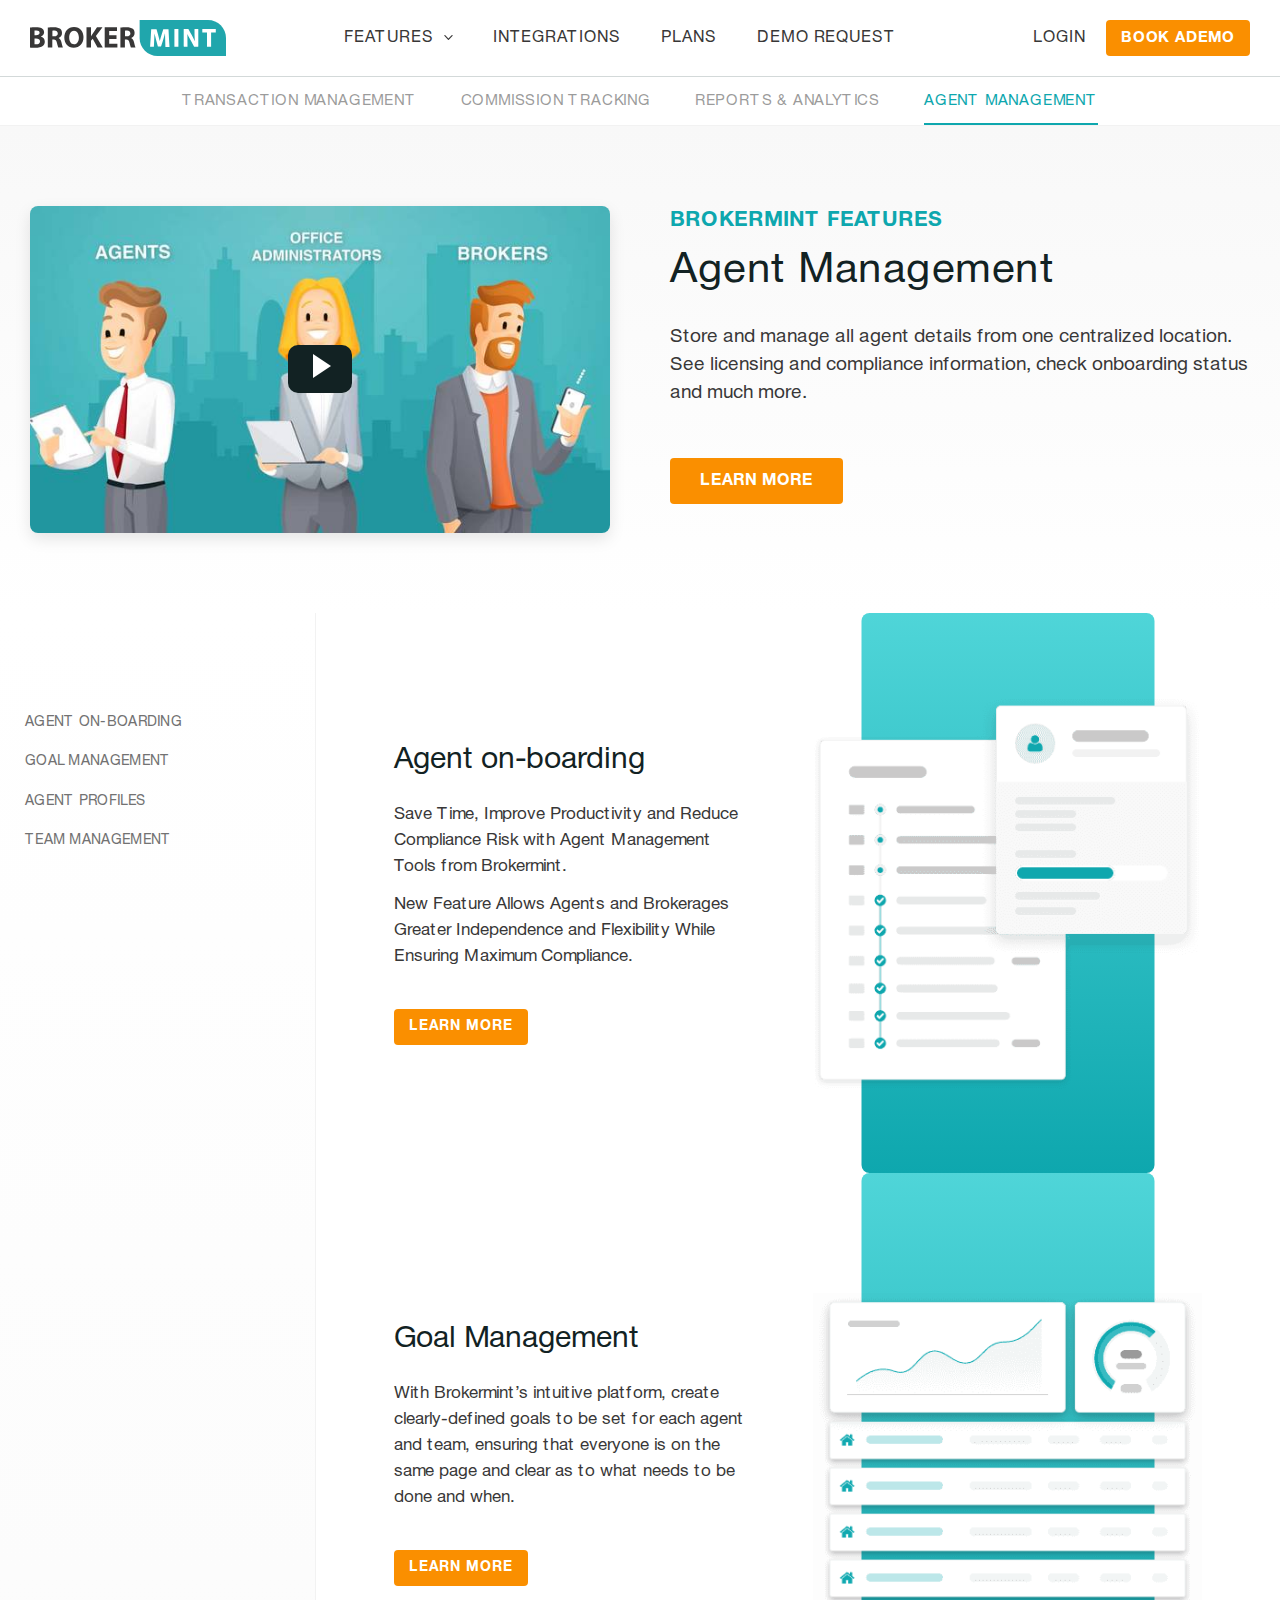
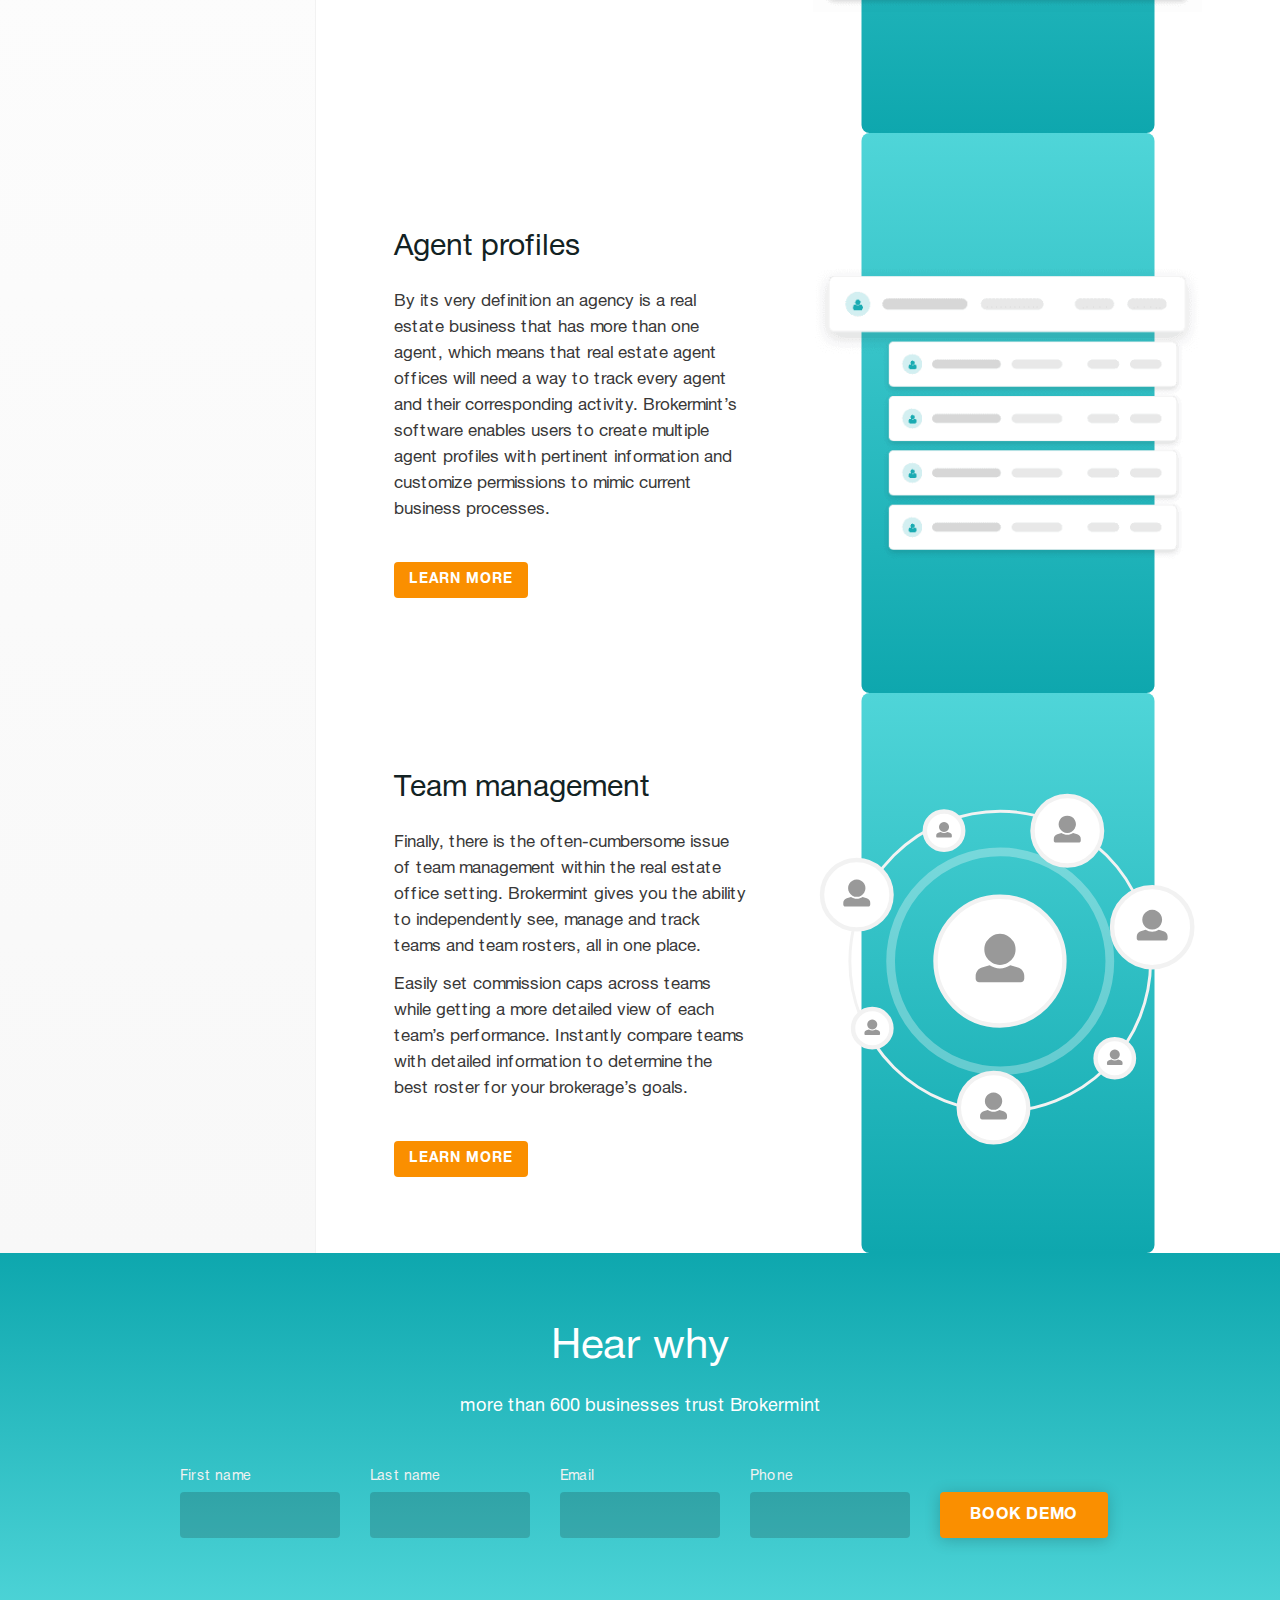
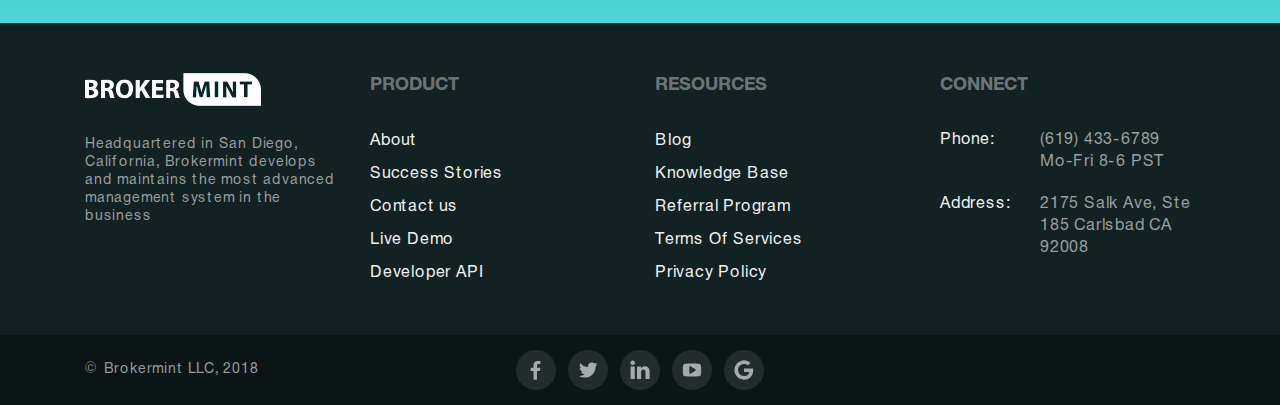
<file: category4.html>
<!DOCTYPE html>
<html lang="ru">
<head>
	<meta http-equiv="Content-Type" content="text/html; charset=utf-8" />
	<meta name="format-detection" content="telephone=no">
	<meta http-equiv="X-UA-Compatible" content="IE=edge">
	<meta name="viewport" content="width=device-width, initial-scale=1, user-scalable=no, maximum-scale=1">
	<title>BrokerMint - Category</title>
	<link rel="stylesheet" type="text/css" href="css/style.css?ver1.0" />
</head>
<body class="loaded page">


<!-- BEGIN BODY -->
<div class="main-wrapper">

	<!-- BEGIN HEADER -->
	<svg aria-hidden="true" style="position: absolute; width: 0; height: 0; overflow: hidden;" version="1.1" xmlns="http://www.w3.org/2000/svg" xmlns:xlink="http://www.w3.org/1999/xlink">
		<defs>
		<symbol id="icon-fly" viewBox="0 0 37 32">
		<title>fly</title>
		<path d="M0 32v-12.416l26.123-3.584-26.123-3.584v-12.416l36.571 16z"></path>
		</symbol>
		<symbol id="icon-zoom" viewBox="0 0 32 32">
		<title>zoom</title>
		<path d="M22.834 20.084l9.166 9.166-2.75 2.75-9.084-9.166v-1.418l-0.582-0.5c-2.222 1.89-4.806 2.834-7.75 2.834-3.28 0-6.070-1.152-8.376-3.46-2.306-2.302-3.458-5.094-3.458-8.372s1.152-6.084 3.46-8.418c2.302-2.334 5.066-3.5 8.288-3.5 3.278 0 6.070 1.166 8.376 3.5 2.304 2.334 3.458 5.14 3.458 8.416 0 2.946-0.946 5.528-2.834 7.75l0.584 0.418h1.5zM6 17.75c1.612 1.556 3.556 2.334 5.834 2.334s4.22-0.792 5.832-2.376c1.612-1.584 2.418-3.514 2.418-5.792s-0.806-4.22-2.418-5.832c-1.61-1.612-3.554-2.418-5.832-2.418-2.28 0-4.208 0.806-5.792 2.418-1.584 1.61-2.376 3.554-2.376 5.832 0 2.28 0.78 4.222 2.334 5.834z"></path>
		</symbol>
		<symbol id="icon-arrow-right" viewBox="0 0 54 32">
		<title>arrow-right</title>
		<path d="M37.436 1.568c0.317-0.319 0.655-0.477 1.014-0.477 0.358 0 0.695 0.16 1.014 0.477l13.841 13.841c0.29 0.208 0.477 0.545 0.477 0.925 0 0.010-0 0.021-0 0.031l0-0.002c0 0.009 0 0.019 0 0.029 0 0.38-0.187 0.717-0.474 0.923l-0.003 0.002-13.841 13.841c-0.319 0.319-0.655 0.477-1.014 0.477-0.358 0-0.697-0.16-1.014-0.477l-0.836-0.835c-0.29-0.208-0.477-0.545-0.477-0.925 0-0.011 0-0.022 0-0.032l-0 0.002c0-0.397 0.16-0.756 0.477-1.073l10.023-9.903h-44.863c-0.007 0-0.015 0-0.023 0-0.389 0-0.74-0.16-0.991-0.419l-0-0c-0.258-0.251-0.418-0.602-0.418-0.99 0-0.008 0-0.017 0-0.025l-0 0.001v-1.193c-0-0.007-0-0.016-0-0.024 0-0.388 0.16-0.739 0.417-0.99l0-0c0.251-0.259 0.603-0.419 0.991-0.419 0.008 0 0.016 0 0.024 0l-0.001-0h44.864l-10.022-9.903c-0.32-0.319-0.479-0.676-0.479-1.073-0-0.009-0-0.020-0-0.031 0-0.38 0.187-0.717 0.474-0.923l0.003-0.002 0.836-0.835z"></path>
		</symbol>
		<symbol id="icon-arrow-left" viewBox="0 0 54 32">
		<title>arrow-left</title>
		<path  d="M16.673 31.159c-0.317 0.319-0.655 0.477-1.014 0.477-0.358 0-0.695-0.16-1.014-0.477l-13.841-13.841c-0.29-0.208-0.477-0.545-0.477-0.925 0-0.010 0-0.021 0-0.031l-0 0.002c-0-0.009-0-0.019-0-0.029 0-0.38 0.187-0.717 0.474-0.923l0.003-0.002 13.841-13.841c0.319-0.319 0.655-0.477 1.014-0.477 0.358 0 0.697 0.16 1.014 0.477l0.835 0.835c0.291 0.208 0.479 0.545 0.479 0.926 0 0.010-0 0.021-0 0.031l0-0.002c0 0.397-0.16 0.756-0.479 1.073l-10.022 9.903h44.863c0.007-0 0.015-0 0.023-0 0.389 0 0.74 0.16 0.991 0.419l0 0c0.258 0.251 0.418 0.602 0.418 0.99 0 0.008-0 0.017-0 0.025l0-0.001v1.193c0 0.007 0 0.016 0 0.024 0 0.388-0.16 0.739-0.417 0.99l-0 0c-0.251 0.259-0.603 0.419-0.991 0.419-0.008 0-0.016-0-0.024-0l0.001 0h-44.863l10.022 9.903c0.32 0.319 0.479 0.676 0.479 1.073 0 0.009 0 0.019 0 0.030 0 0.381-0.188 0.718-0.476 0.924l-0.003 0.002-0.835 0.835z"></path>
		</symbol>
		<symbol id="icon-list" viewBox="0 0 26 32">
		<title>list</title>
		<path d="M25.074 6.689c0.32 0.32 0.593 0.751 0.821 1.298 0.227 0.547 0.341 1.048 0.341 1.503v19.677c0 0.456-0.159 0.843-0.479 1.162-0.319 0.32-0.705 0.479-1.16 0.479h-22.957c-0.456 0-0.843-0.16-1.162-0.479-0.296-0.288-0.479-0.689-0.479-1.134 0-0.010 0-0.020 0-0.029l-0 0.001v-27.329c0-0.455 0.16-0.842 0.479-1.16 0.319-0.32 0.704-0.479 1.162-0.479h15.304c0.455 0 0.956 0.114 1.503 0.341 0.547 0.228 0.979 0.501 1.298 0.821l5.329 5.329zM17.491 2.522v6.422h6.422c-0.114-0.331-0.239-0.565-0.376-0.701l-5.347-5.345c-0.136-0.138-0.37-0.263-0.701-0.376zM24.050 28.621v-17.49h-7.105c-0.456 0-0.843-0.16-1.162-0.479-0.296-0.288-0.479-0.689-0.479-1.134 0-0.010 0-0.020 0-0.029l-0 0.001v-7.105h-13.119v26.236h21.864zM6.559 13.863c0-0.159 0.051-0.289 0.153-0.392 0.096-0.095 0.228-0.153 0.374-0.153 0.007 0 0.014 0 0.021 0l-0.001-0h12.025c0.16 0 0.291 0.050 0.392 0.153 0.103 0.103 0.153 0.234 0.153 0.392v1.094c0 0.006 0 0.012 0 0.019 0 0.146-0.059 0.278-0.153 0.374l0-0c-0.096 0.095-0.228 0.153-0.373 0.153-0.007 0-0.013-0-0.020-0l0.001 0h-12.025c-0.006 0-0.012 0-0.019 0-0.146 0-0.278-0.059-0.374-0.153l0 0c-0.095-0.096-0.153-0.228-0.153-0.373 0-0.007 0-0.013 0-0.020l-0 0.001v-1.094zM19.13 17.689c0.16 0 0.291 0.051 0.392 0.153 0.103 0.103 0.153 0.235 0.153 0.394v1.094c0 0.006 0 0.012 0 0.019 0 0.146-0.059 0.278-0.153 0.374l0-0c-0.096 0.095-0.228 0.153-0.373 0.153-0.007 0-0.013-0-0.020-0l0.001 0h-12.025c-0.006 0-0.012 0-0.019 0-0.146 0-0.278-0.059-0.374-0.153l0 0c-0.095-0.096-0.153-0.228-0.153-0.373 0-0.007 0-0.013 0-0.020l-0 0.001v-1.094c0-0.159 0.050-0.291 0.153-0.392 0.096-0.095 0.228-0.153 0.373-0.153 0.007 0 0.013 0 0.020 0l-0.001-0h12.025zM19.13 22.062c0.16 0 0.291 0.051 0.392 0.153 0.103 0.103 0.153 0.234 0.153 0.394v1.094c0 0.006 0 0.012 0 0.019 0 0.146-0.059 0.278-0.153 0.374l0-0c-0.096 0.095-0.228 0.153-0.373 0.153-0.007 0-0.013-0-0.020-0l0.001 0h-12.025c-0.006 0-0.012 0-0.019 0-0.146 0-0.278-0.059-0.374-0.153l0 0c-0.095-0.096-0.153-0.228-0.153-0.373 0-0.007 0-0.013 0-0.020l-0 0.001v-1.094c0-0.16 0.050-0.291 0.153-0.392 0.096-0.095 0.228-0.153 0.373-0.153 0.007 0 0.013 0 0.020 0l-0.001-0h12.025z"></path>
		</symbol>
		<symbol id="icon-check" viewBox="0 0 37 32">
		<title>check</title>
		<path  d="M30.731 18.773v6.94c0 1.732-0.615 3.212-1.845 4.443-1.102 1.138-2.644 1.844-4.35 1.844-0.032 0-0.064-0-0.095-0.001l0.005 0h-18.158c-0.027 0-0.060 0.001-0.092 0.001-1.707 0-3.248-0.706-4.349-1.843l-0.002-0.002c-1.138-1.102-1.844-2.644-1.844-4.35 0-0.032 0-0.065 0.001-0.097l-0 0.005v-18.158c0-1.732 0.615-3.212 1.844-4.441 1.102-1.139 2.645-1.846 4.352-1.846 0.032 0 0.064 0 0.095 0.001l-0.005-0h18.158c0.917 0 1.767 0.183 2.553 0.546 0.206 0.090 0.355 0.276 0.392 0.499l0.001 0.004c0.009 0.042 0.015 0.091 0.015 0.141 0 0.193-0.081 0.368-0.21 0.491l-0 0-1.070 1.068c-0.126 0.134-0.304 0.218-0.501 0.219h-0c-0.072-0.006-0.138-0.022-0.2-0.046l0.005 0.002c-0.295-0.081-0.633-0.129-0.982-0.13h-18.159c-0.96 0-1.783 0.341-2.468 1.026-0.633 0.612-1.026 1.469-1.026 2.418 0 0.017 0 0.034 0 0.050l-0-0.003v18.158c0 0.96 0.343 1.783 1.026 2.468 0.684 0.683 1.508 1.026 2.468 1.026h18.158c0.96 0 1.783-0.343 2.466-1.026 0.684-0.684 1.026-1.508 1.026-2.468v-5.543c0-0.188 0.066-0.348 0.196-0.48l1.397-1.397c0.126-0.135 0.305-0.218 0.503-0.219h0c0.087 0 0.174 0.023 0.261 0.066 0.292 0.117 0.437 0.327 0.437 0.633zM35.772 8.101l-17.767 17.765c-0.31 0.323-0.745 0.525-1.228 0.525-0.006 0-0.012-0-0.017-0h0.001c-0.005 0-0.011 0-0.017 0-0.482 0-0.918-0.201-1.227-0.524l-9.384-9.385c-0.324-0.31-0.525-0.745-0.525-1.228 0-0.006 0-0.012 0-0.017v0.001c0-0.48 0.174-0.894 0.524-1.244l2.4-2.4c0.31-0.322 0.745-0.523 1.226-0.523 0.006 0 0.013 0 0.019 0h-0.001c0.48 0 0.894 0.174 1.244 0.523l5.74 5.74 14.121-14.121c0.31-0.324 0.745-0.525 1.228-0.525 0.006 0 0.012 0 0.017 0h-0.001c0.48 0 0.894 0.174 1.244 0.524l2.4 2.4c0.348 0.35 0.523 0.764 0.523 1.244s-0.174 0.894-0.523 1.244z"></path>
		</symbol>
		<symbol id="icon-email" viewBox="0 0 39 32">
		<title>email</title>
		<path  d="M36.318 27.746v-16.759c-0.464 0.52-0.957 0.992-1.484 1.422l-0.023 0.018c-3.899 2.997-6.997 5.456-9.298 7.378-0.741 0.624-1.346 1.113-1.81 1.461-0.466 0.348-1.095 0.702-1.888 1.058s-1.54 0.535-2.238 0.535h-0.043c-0.699 0-1.445-0.178-2.238-0.533-0.793-0.357-1.422-0.711-1.888-1.060-0.464-0.348-1.068-0.836-1.812-1.463-2.299-1.92-5.397-4.379-9.298-7.378-0.55-0.448-1.042-0.92-1.495-1.427l-0.011-0.013v16.764c0 0.188 0.071 0.352 0.208 0.489 0.139 0.139 0.302 0.208 0.491 0.208h32.128c0.001 0 0.003 0 0.005 0 0.191 0 0.364-0.080 0.486-0.208l0-0c0.128-0.123 0.208-0.295 0.208-0.486 0-0.002 0-0.003-0-0.005v0zM36.318 4.807v-0.533c0-0.066-0.004-0.16-0.012-0.284 0-0.001 0-0.003 0-0.005 0-0.098-0.024-0.191-0.066-0.272l0.002 0.003c-0.010-0.012-0.050-0.076-0.089-0.14l-0.032-0.056c-0.046-0.074-0.113-0.131-0.193-0.163l-0.003-0.001c-0.085-0.034-0.183-0.054-0.286-0.054-0.007 0-0.014 0-0.021 0l0.001-0h-32.128c-0.002-0-0.004-0-0.006-0-0.19 0-0.362 0.079-0.484 0.206l-0 0c-0.128 0.123-0.208 0.295-0.208 0.486 0 0.002 0 0.003 0 0.005v-0c0 2.444 1.070 4.51 3.209 6.199 2.809 2.212 5.724 4.516 8.752 6.917l0.764 0.645c0.421 0.356 0.756 0.628 1.004 0.818 0.247 0.188 0.569 0.418 0.971 0.688 0.4 0.268 0.768 0.469 1.102 0.599 0.334 0.132 0.647 0.196 0.939 0.196h0.043c0.292 0 0.604-0.064 0.939-0.196 0.422-0.175 0.784-0.376 1.121-0.612l-0.019 0.012c0.4-0.27 0.724-0.498 0.971-0.688 0.249-0.19 0.583-0.462 1.004-0.818l0.764-0.645c-3.542 2.655-0.695 0.39 2.157-1.871l6.595-5.046c0.786-0.626 1.516-1.467 2.194-2.521 0.676-1.056 1.013-2.012 1.013-2.871zM39.111 4v23.746c0 0.96-0.341 1.783-1.026 2.466-0.612 0.633-1.469 1.026-2.418 1.026-0.017 0-0.034-0-0.050-0l0.003 0h-32.128c-0.96 0-1.781-0.341-2.466-1.026-0.633-0.612-1.026-1.469-1.026-2.418 0-0.017 0-0.034 0-0.050l-0 0.003v-23.746c0-0.96 0.341-1.783 1.026-2.466 0.612-0.633 1.469-1.026 2.418-1.026 0.017 0 0.034 0 0.050 0l-0.003-0h32.128c0.96 0 1.781 0.341 2.466 1.026 0.684 0.683 1.026 1.506 1.026 2.466z"></path>
		</symbol>
		<symbol id="icon-save" viewBox="0 0 30 32">
		<title>save</title>
		<path  d="M7.542 28.8h15.086v-7.542h-15.086v7.542zM25.142 28.8h2.515v-17.6c0-0.184-0.066-0.435-0.197-0.757-0.131-0.32-0.262-0.546-0.394-0.677l-5.52-5.52c-0.13-0.131-0.352-0.262-0.667-0.394-0.314-0.13-0.57-0.195-0.766-0.195v8.171c0 0.523-0.182 0.97-0.549 1.336-0.368 0.366-0.813 0.549-1.336 0.549h-11.317c-0.523 0-0.968-0.182-1.334-0.549-0.34-0.331-0.551-0.793-0.551-1.304 0-0.011 0-0.023 0-0.034l-0 0.002v-8.171h-2.515v25.142h2.515v-8.171c0-0.525 0.182-0.97 0.55-1.336 0.366-0.368 0.811-0.55 1.334-0.55h16.344c0.523 0 0.968 0.184 1.336 0.55 0.366 0.368 0.549 0.811 0.549 1.336v8.171zM17.6 10.571v-6.283c0-0.002 0-0.004 0-0.006 0-0.172-0.072-0.327-0.187-0.437l-0-0c-0.11-0.115-0.265-0.186-0.436-0.186-0.002 0-0.004 0-0.006 0h-3.771c-0.002-0-0.004-0-0.006-0-0.171 0-0.326 0.071-0.436 0.185l-0 0c-0.115 0.11-0.187 0.266-0.187 0.438 0 0.002 0 0.004 0 0.006v-0 6.285c0 0.171 0.062 0.318 0.187 0.442 0.125 0.125 0.272 0.187 0.442 0.187h3.771c0.001 0 0.003 0 0.004 0 0.172 0 0.327-0.072 0.437-0.187l0-0c0.115-0.11 0.187-0.266 0.187-0.438 0-0.001 0-0.003 0-0.004v0zM30.171 11.2v18.229c0 0.523-0.182 0.97-0.55 1.336-0.366 0.366-0.811 0.549-1.334 0.549h-26.4c-0.525 0-0.97-0.182-1.336-0.549-0.34-0.331-0.551-0.793-0.551-1.304 0-0.011 0-0.023 0-0.034l-0 0.002v-26.4c0-0.525 0.184-0.97 0.55-1.336 0.366-0.368 0.811-0.55 1.336-0.55h18.226c0.525 0 1.101 0.131 1.728 0.394 0.63 0.262 1.128 0.576 1.494 0.944l5.499 5.499c0.368 0.366 0.682 0.864 0.944 1.493 0.261 0.629 0.392 1.205 0.392 1.728z"></path>
		</symbol>
		<symbol id="icon-arrow-down" viewBox="0 0 55 32">
		<title>arrow-down</title>
		<path d="M54.154 3.077c0.615 0.615 0.615 0.615 0.615 1.231s0 0.615-0.615 1.231l-25.846 25.846c-0.615 0.615-0.615 0.615-1.231 0.615s-0.615 0-1.231-0.615l-25.231-25.846c-0.615 0-0.615-0.615-0.615-1.231s0-0.615 0.615-1.231l2.462-2.462c0.615-0.615 1.231-0.615 1.231-0.615 0.615 0 0.615 0 1.231 0.615l21.538 21.538 22.154-21.538c0-0.615 0.615-0.615 1.231-0.615s0.615 0 1.231 0.615l2.462 2.462z"></path>
		</symbol>
		<symbol id="icon-icons-facebook" viewBox="0 0 18 32">
		<title>icons-facebook</title>
		<path   d="M16.070 1.638v4.768h-2.834c-1.035 0-1.734 0.216-2.096 0.65-0.36 0.432-0.541 1.083-0.541 1.949v3.413h5.29l-0.704 5.344h-4.586v13.706h-5.525v-13.704h-4.605v-5.344h4.605v-3.936c0-2.24 0.626-3.976 1.877-5.21 1.253-1.235 2.92-1.851 5.002-1.851 1.77 0 3.142 0.072 4.117 0.216z"></path>
		</symbol>
		<symbol id="icon-icons-gmail" viewBox="0 0 32 32">
		<title>icons-gmail</title>
		<path   d="M16 13.794h14.544c0.149 0.769 0.237 1.656 0.242 2.563l0 0.004c0 2.903-0.608 5.493-1.826 7.774-1.209 2.262-2.984 4.082-5.14 5.312l-0.065 0.034c-2.254 1.285-4.839 1.927-7.755 1.927-0.017 0-0.036 0-0.056 0-2.147 0-4.19-0.447-6.040-1.252l0.098 0.038c-1.91-0.809-3.541-1.916-4.917-3.281l0.001 0.001c-1.364-1.374-2.471-3.006-3.242-4.815l-0.038-0.101c-0.768-1.753-1.214-3.795-1.214-5.942 0-0.020 0-0.039 0-0.059v0.003c-0-0.017-0-0.036-0-0.056 0-2.147 0.447-4.19 1.252-6.040l-0.038 0.098c0.809-1.91 1.916-3.542 3.281-4.918l-0.001 0.001c1.374-1.364 3.006-2.471 4.815-3.242l0.101-0.038c1.752-0.767 3.793-1.213 5.938-1.213 0.021 0 0.042 0 0.063 0h-0.003c4.012 0 7.456 1.344 10.332 4.034l-4.194 4.032c-1.644-1.591-3.691-2.388-6.139-2.388-1.724 0-3.321 0.434-4.784 1.303-1.458 0.869-2.636 2.066-3.458 3.495l-0.025 0.047c-0.807 1.38-1.284 3.038-1.284 4.807 0 0.027 0 0.055 0 0.082l-0-0.004c0 1.765 0.428 3.394 1.285 4.885 0.846 1.475 2.024 2.672 3.437 3.517l0.044 0.024c1.463 0.869 3.058 1.303 4.784 1.303 1.164 0 2.233-0.16 3.211-0.48 0.976-0.322 1.778-0.724 2.407-1.205 0.624-0.479 1.165-1.020 1.629-1.624l0.015-0.021c0.468-0.615 0.812-1.196 1.033-1.746 0.22-0.548 0.372-1.070 0.452-1.564h-8.747v-5.298z"></path>
		</symbol>
		<symbol id="icon-icons-linkedin" viewBox="0 0 32 32">
		<title>icons-linkedin</title>
		<path   d="M7.595 10.564v19.881h-6.62v-19.881h6.62zM8.016 4.425c0.001 0.035 0.002 0.077 0.002 0.119 0 0.919-0.39 1.746-1.014 2.326l-0.002 0.002c-0.69 0.658-1.595 0.983-2.72 0.983h-0.039c-1.097 0-1.979-0.327-2.649-0.983-0.667-0.654-1.001-1.47-1.001-2.444 0-0.99 0.345-1.81 1.033-2.459 0.688-0.651 1.588-0.972 2.697-0.972 1.111 0 2 0.324 2.668 0.972s1.010 1.468 1.024 2.459zM17.847 13.388c0.252-0.4 0.51-0.746 0.791-1.070l-0.009 0.011c0.279-0.32 0.658-0.668 1.132-1.044 0.475-0.373 1.056-0.665 1.746-0.871 0.662-0.199 1.423-0.313 2.21-0.313 0.030 0 0.061 0 0.091 0.001l-0.005-0c2.286 0 4.124 0.759 5.516 2.277 1.39 1.518 2.087 3.742 2.087 6.67v11.396h-6.601v-10.631c0-1.404-0.27-2.507-0.812-3.301-0.542-0.796-1.387-1.195-2.539-1.195-0.843 0-1.547 0.231-2.116 0.693-0.555 0.45-0.99 1.026-1.264 1.686l-0.010 0.028c-0.146 0.402-0.22 0.942-0.22 1.627v11.093h-6.599c0.027-5.337 0.039-9.662 0.039-12.98s-0.007-5.298-0.020-5.938l-0.020-0.964h6.599v2.823z"></path>
		</symbol>
		<symbol id="icon-icons-twitter" viewBox="0 0 38 32">
		<title>icons-twitter</title>
		<path   d="M37.23 4.986c-1.011 1.474-2.224 2.722-3.615 3.74l-0.043 0.030c0.013 0.272 0.020 0.591 0.020 0.911 0 2.101-0.313 4.129-0.894 6.040l0.038-0.147c-0.57 1.948-1.44 3.818-2.604 5.608-1.19 1.817-2.567 3.381-4.135 4.727l-0.029 0.025c-1.61 1.376-3.552 2.474-5.824 3.294s-4.7 1.23-7.29 1.23c-4.078 0-7.808-1.090-11.194-3.272 0.526 0.060 1.114 0.090 1.76 0.090 3.386 0 6.402-1.038 9.050-3.114-1.604-0.016-3.078-0.561-4.259-1.468l0.017 0.012c-1.199-0.889-2.099-2.121-2.56-3.55l-0.014-0.050c0.498 0.076 0.956 0.112 1.378 0.112 0.646 0 1.286-0.080 1.918-0.248-1.7-0.342-3.147-1.244-4.176-2.503l-0.010-0.013c-1.033-1.218-1.661-2.807-1.661-4.543 0-0.033 0-0.067 0.001-0.1l-0 0.005v-0.090c1.024 0.572 2.12 0.88 3.296 0.926-0.989-0.665-1.789-1.538-2.351-2.56l-0.019-0.038c-0.554-0.988-0.88-2.168-0.88-3.425 0-0.018 0-0.036 0-0.054l-0 0.003c0-1.324 0.33-2.55 0.992-3.68 1.806 2.215 4.019 4.023 6.533 5.33l0.115 0.054c2.434 1.285 5.298 2.099 8.338 2.244l0.046 0.002c-0.112-0.501-0.178-1.077-0.18-1.668v-0.002c0-2.016 0.71-3.736 2.132-5.158 1.278-1.315 3.064-2.131 5.040-2.131 0.040 0 0.080 0 0.12 0.001l-0.006-0c2.108 0 3.882 0.766 5.328 2.3 1.744-0.341 3.295-0.953 4.69-1.796l-0.064 0.036c-0.547 1.723-1.685 3.126-3.171 4.002l-0.033 0.018c1.4-0.152 2.798-0.528 4.198-1.13z"></path>
		</symbol>
		<symbol id="icon-icons-youtube" viewBox="0 0 44 32">
		<title>icons-youtube</title>
		<path   d="M29.99 17.22c0.45-0.258 0.676-0.664 0.676-1.22s-0.226-0.962-0.676-1.22l-11.556-7.22c-0.466-0.3-0.956-0.316-1.466-0.046-0.446 0.225-0.747 0.679-0.747 1.204 0 0.021 0 0.042 0.001 0.063l-0-0.003v14.444c0 0.572 0.248 0.994 0.746 1.264 0.24 0.12 0.472 0.18 0.7 0.18 0.3 0 0.556-0.074 0.766-0.226l11.556-7.22zM42.2 12.612c0.014 0.814 0.022 1.94 0.022 3.386 0 1.444-0.008 2.572-0.022 3.386-0.016 0.812-0.080 1.84-0.192 3.080-0.114 1.24-0.282 2.352-0.508 3.33-0.235 1.103-0.787 2.052-1.555 2.773l-0.003 0.003c-0.736 0.711-1.702 1.187-2.777 1.306l-0.021 0.002c-3.34 0.376-8.388 0.564-15.144 0.564s-11.804-0.188-15.144-0.564c-1.099-0.122-2.069-0.598-2.812-1.31l0.002 0.002c-0.776-0.722-1.332-1.671-1.562-2.742l-0.006-0.034c-0.205-0.93-0.377-2.067-0.479-3.225l-0.007-0.105c-0.091-0.871-0.16-1.938-0.191-3.016l-0.001-0.062c-0.014-0.814-0.020-1.94-0.020-3.386 0-1.444 0.008-2.572 0.022-3.386 0.016-0.812 0.080-1.84 0.192-3.080 0.114-1.24 0.282-2.352 0.508-3.33 0.24-1.098 0.76-2.022 1.558-2.776 0.736-0.711 1.702-1.187 2.777-1.306l0.021-0.002c3.338-0.376 8.386-0.564 15.142-0.564s11.804 0.188 15.144 0.564c1.068 0.12 2.006 0.556 2.81 1.308 0.804 0.754 1.328 1.68 1.568 2.776 0.212 0.98 0.372 2.088 0.486 3.33 0.112 1.24 0.176 2.268 0.192 3.080z"></path>
		</symbol>
		</defs>
	</svg>
	
	<header class="header">
		<div class="container-fluid">
			<div class="header__wrap">
				<button class="navbar-toggle">
					
	                <span class="bar bar1"></span>
	                <span class="bar bar2"></span>
	                <span class="bar bar3"></span>
	                <span class="bar bar4"></span>
	                <span class="bar bar5"></span>
		           
				</button>
				<div class="logo">
					<a href="#"><img src="img/logo.svg" alt=""></a> 
				</div>
				<nav class="navbar">
					<ul class="navbar-nav">
						<li class="navbar-nav__item dropdown">
							<a href="#" class="navbar-nav__link">Features <svg class="icon icon-arrow-down"><use xlink:href="#icon-arrow-down"></use></svg></a>
							<ul class="dropdown-list">
								<li class="dropdown-list__item">
									<a href="#" class="dropdown-list__link">Unparalleled Convenience</a>
								</li>
								<li class="dropdown-list__item">
									<a href="#" class="dropdown-list__link">Intelligent Automation</a>
								</li>
								<li class="dropdown-list__item">
									<a href="#" class="dropdown-list__link">Keep Everything in One place</a>
								</li>
								<li class="dropdown-list__item">
									<a href="#" class="dropdown-list__link">We Play Nice with Others</a>
								</li>
							</ul>
						</li>
						<li class="navbar-nav__item">
							<a href="#" class="navbar-nav__link">Integrations</a>
						</li>
						<li class="navbar-nav__item">
							<a href="#" class="navbar-nav__link">Plans</a>
						</li>
						<li class="navbar-nav__item">
							<a href="#" class="navbar-nav__link">Demo request</a>
						</li>
						<li class="navbar-nav__item visible-ipad">
							<a href="#" class="navbar-nav__link">Login</a>
						</li>
					</ul>
				</nav> 
	
				<ul class="user-nav">
					<li class="user-nav__item hidden-iphone">
						<a href="#" class="user-nav__link">Login</a>
					</li>
					<li class="user-nav__item user-nav__item--btn">
						<a href="#popup-demo" class="btn fancybox"><span class="hidden-iphone">Book A </span>Demo</a>
					</li>
				</ul>
			</div>
		</div>
	</header>
	<!-- HEADER EOF   -->

	<!-- BEGIN TABS NAV -->
	<div class="category">
		<h4 class="subtitle visible-ipad">Brokermint features</h4>
		<ul class="category-tabs">
			<li class="category-tabs__item ">
				<a href="category.html" class="category-tabs__link"><svg class="icon icon-arrow-down"><use xlink:href="#icon-arrow-down"></use></svg> Transaction Management</a>
				<ul class="cm-sub-menu">
					<li class="cm-sub-menu__item">
						<a href="#documents" class="cm-sub-menu__link ">Documents and Checklist templates</a>
					</li>
					<li class="cm-sub-menu__item">
						<a href="#signature" class="cm-sub-menu__link">E-signature and State Forms</a>
					</li>
					<li class="cm-sub-menu__item">
						<a href="#notifications" class="cm-sub-menu__link">Notifications and Reminders</a>
					</li>
					<li class="cm-sub-menu__item">
						<a href="#management" class="cm-sub-menu__link">Offer Management</a>
					</li>
					<li class="cm-sub-menu__item">
						<a href="#templates" class="cm-sub-menu__link">Email templates</a>
					</li>
					<li class="cm-sub-menu__item">
						<a href="#compliance" class="cm-sub-menu__link">Broker Review & Agent Compliance </a>
					</li>
					<li class="cm-sub-menu__item">
						<a href="#trail" class="cm-sub-menu__link">Audit Trail</a>
					</li>
					<li class="cm-sub-menu__item">
						<a href="#archive" class="cm-sub-menu__link">Transaction Archive</a>
					</li>
					<li class="cm-sub-menu__item">
						<a href="#integration" class="cm-sub-menu__link">Integration with Dropbox and Google Drive</a>
					</li>
				</ul>
			</li>
			<li class="category-tabs__item ">
				<a href="category2.html" class="category-tabs__link"><svg class="icon icon-arrow-down"><use xlink:href="#icon-arrow-down"></use></svg> Commission Tracking</a>
				<ul class="cm-sub-menu">
					<li class="cm-sub-menu__item">
						<a href="#sliding" class="cm-sub-menu__link">Sliding scale plans</a>
					</li>
					<li class="cm-sub-menu__item">
						<a href="#teamplans" class="cm-sub-menu__link">Team Plans</a>
					</li>
					<li class="cm-sub-menu__item">
						<a href="#deposit" class="cm-sub-menu__link">Easy Deposit Tracking</a>
					</li>
					<li class="cm-sub-menu__item">
						<a href="#commission" class="cm-sub-menu__link">Commission Disbursement</a>
					</li>
					<li class="cm-sub-menu__item">
						<a href="#statement" class="cm-sub-menu__link">Agent Statement</a>
					</li>
					<li class="cm-sub-menu__item">
						<a href="#accounting" class="cm-sub-menu__link">Integration with Accounting</a>
					</li>
				</ul>
			</li>
			<li class="category-tabs__item ">
				<a href="category3.html" class="category-tabs__link"><svg class="icon icon-arrow-down"><use xlink:href="#icon-arrow-down"></use></svg> Reports & Analytics</a>
				<ul class="cm-sub-menu">
					<li class="cm-sub-menu__item">
						<a href="#dashboard" class="cm-sub-menu__link">Dashboard</a>
					</li>
					<li class="cm-sub-menu__item">
						<a href="#reportbuilder" class="cm-sub-menu__link">Report Builder</a>
					</li>
					<li class="cm-sub-menu__item">
						<a href="#agentcontr" class="cm-sub-menu__link">Agent Contribution</a>
					</li>
					<li class="cm-sub-menu__item">
						<a href="#vendorreports" class="cm-sub-menu__link">Vendor Reports</a>
					</li>
					<li class="cm-sub-menu__item">
						<a href="#franchisereports" class="cm-sub-menu__link">Franchise Reports</a>
					</li>
					<li class="cm-sub-menu__item">
						<a href="#integrationdash" class="cm-sub-menu__link">Integration with Dash</a>
					</li>
				</ul>
			</li>
			<li class="category-tabs__item active">
				<a href="category4.html" class="category-tabs__link"><svg class="icon icon-arrow-down"><use xlink:href="#icon-arrow-down"></use></svg> Agent management</a>
				<ul class="cm-sub-menu">
					<li class="cm-sub-menu__item">
						<a href="#agent-on-boarding" class="cm-sub-menu__link">Agent on-boarding</a>
					</li>
					<li class="cm-sub-menu__item">
						<a href="#goal-management" class="cm-sub-menu__link">Goal Management</a>
					</li>
					<li class="cm-sub-menu__item">
						<a href="#agent-profiles" class="cm-sub-menu__link">Agent profiles</a>
					</li>
					<li class="cm-sub-menu__item">
						<a href="#team-management" class="cm-sub-menu__link">Team management</a>
					</li>
				</ul>
			</li>
		</ul>
	</div>
	<!-- TABS NAV EOF   -->

	<!-- BEGIN PAGE HEADER -->
	<section class="page-header page-header--full">
		<div class="container">
			<div class="page-header-wrap row mx-wrapper">
				<div class="page-header-wrap__left col-md-6">

					<div class="video">
						<a href="#popup-video" class="video__link fancybox">
							<img src="img/img1.jpg" alt="">
							<span class="play">
								<span class="play__icon"></span>
							</span>
						</a>
					</div>
				</div>
				<div class="page-header-wrap__right col-md-6">
					<h4 class="subtitle">Brokermint features</h4>
					<h1 class="title">Agent Management</h1>
					<p class="text">Store and manage all agent details from one centralized location. See licensing and compliance information, check onboarding status and much more. </p> 

					
					<div class="button">
						<a href="#" class="btn btn--lg">Learn more</a>
					</div>
				</div>
			</div>
			
		</div>
	</section>
	<!-- PAGE HEADER EOF -->

	<!-- BEGIN MAIN -->
	<div class="main">
		<div class="aside-toggle-wrap">
			<a href="#" class="aside-toggle"><span>ALL SERVICES</span></a>
		</div>
		<aside class="aside hidden-ipad">
			<ul class="aside-nav js-nav-anchor" >
				<li class="aside-nav__item">
					<a href="#agent-on-boarding" class="aside-nav__link ">Agent on-boarding</a>
				</li>
				<li class="aside-nav__item">
					<a href="#goal-management" class="aside-nav__link">Goal Management</a>
				</li>
				<li class="aside-nav__item">
					<a href="#agent-profiles" class="aside-nav__link">Agent profiles</a>
				</li>
				<li class="aside-nav__item">
					<a href="#team-management" class="aside-nav__link">Team management</a>
				</li>
			</ul>
		</aside>
		<div class="content">
			<div class="rgrid-wrap row" id="agent-on-boarding">
				<div class="col-lg-6 col-md-7 rgrid-wrap__content">
					<h3>Agent on-boarding</h3>
					<p>Save Time, Improve Productivity and Reduce Compliance Risk with Agent Management Tools from Brokermint. </p>
					<p>New Feature Allows Agents and Brokerages Greater Independence and Flexibility While Ensuring Maximum Compliance.</p>
					<a href="#" class="btn">LEARN MORE</a>
				</div>
				<div class="col-lg-6 col-md-5 rgrid-wrap__img">
					<div class="img-gradient"><img src="img/agent-on-boarding.png" alt=""></div>
				</div>
			</div>
			<div class="rgrid-wrap row" id="goal-management">
				<div class="col-lg-6 col-md-7 rgrid-wrap__content">
					<h3>Goal Management</h3>
					<p>With Brokermint’s intuitive platform, create clearly-defined goals to be set for each agent and team, ensuring that everyone is on the same page and clear as to what needs to be done and when.</p>
					<a href="#" class="btn">LEARN MORE</a>
				</div>
				<div class="col-lg-6 col-md-5 rgrid-wrap__img">
					<div class="img-gradient"><img src="img/goal-management.png" alt=""></div>
				</div>
			</div>
			<div class="rgrid-wrap row" id="agent-profiles">
				<div class="col-lg-6 col-md-7 rgrid-wrap__content">
					<h3>Agent profiles</h3>
					<p>By its very definition an agency is a real estate business that has more than one agent, which means that real estate agent offices will need a way to track every agent and their corresponding activity. Brokermint’s software enables users to create multiple agent profiles with pertinent information and customize permissions to mimic current business processes. </p>
					<a href="#" class="btn">LEARN MORE</a>
				</div>
				<div class="col-lg-6 col-md-5 rgrid-wrap__img">
					<div class="img-gradient"><img src="img/agent-profiles.png" alt=""></div>
				</div>
			</div>
			<div class="rgrid-wrap row" id="team-management">
				<div class="col-lg-6 col-md-7 rgrid-wrap__content">
					<h3>Team management</h3>
					<p>Finally, there is the often-cumbersome issue of team management within the real estate office setting. Brokermint gives you the ability to independently see, manage and track teams and team rosters, all in one place. </p>
					<p>Easily set commission caps across teams while getting a more detailed view of each team’s performance. Instantly compare teams with detailed information to determine the best roster for your brokerage’s goals.</p>
					<a href="#" class="btn">LEARN MORE</a>
				</div>
				<div class="col-lg-6 col-md-5 rgrid-wrap__img">
					<div class="img-gradient"><img src="img/team-management.svg" alt=""></div>
				</div>
			</div>
		</div>
	</div>
	<!-- MAIN EOF -->
			
	
	<!-- BEGIN FORM -->
	<section class="section sec-form section--info">
		<div class="container">
			<div class="section__head">
				<h2 class="section__title">Hear why</h2>
				<p class="section__descr">more than 600 businesses trust Brokermint</p>
			</div>
			<div class="row">
				<div class="col-xl-10 offset-xl-1">
					<form action="#">
						<div class="box-form row">
							<div class="form-field">
								<label>First name</label>
								<input type="text" class="form-input" placeholder="" required="">
							</div>
							<div class="form-field">
								<label>Last name</label>
								<input type="text" class="form-input" placeholder="" required="">
							</div>
							<div class="form-field">
								<label>Email</label>
								<input type="email" class="form-input" placeholder="" required="">
							</div>
							<div class="form-field">
								<label>Phone</label>
								<input type="tel" class="form-input" placeholder="" required="">
							</div>
							<div class="form-field form-field--button">
								<input type="submit" class="btn btn--lg" value="Book Demo">
							</div>
						</div>
					</form>
				</div>
			</div>
			
			
		</div>
	</section>
	<!-- FORM EOF   -->


	<!-- BEGIN FOOTER -->
	<footer class="footer">
		<div class="container">
			<div class="footer__top row">
				<div class="col-lg-3 footer__item--one">
					<div class="row">
						<div class="logo col-md-4 col-lg-auto">
							<a href="#"><img src="img/logo-white.svg" alt=""></a> 
						</div>
						<div class="col-md-8 col-lg-auto">
							<p class="footer-text">Headquartered in San Diego, California, Brokermint develops and maintains the most advanced management system in the business</p>
						</div>
					</div>
				</div>
				<div class="col-lg-3 col-md-3 col-sm-6 footer__item--two">
					<h4 class="footer-title">Product</h4>
					<ul class="footer-nav">
						<li class="footer-nav__item">
							<a href="#" class="footer-nav__link">About</a>
						</li>
						<li class="footer-nav__item">
							<a href="#" class="footer-nav__link">Success Stories</a>
						</li>
						<li class="footer-nav__item">
							<a href="#" class="footer-nav__link">Contact us</a>
						</li>
						<li class="footer-nav__item">
							<a href="#" class="footer-nav__link">Live Demo</a>
						</li>
						<li class="footer-nav__item">
							<a href="#" class="footer-nav__link">Developer API</a>
						</li>
					</ul>
				</div>
				<div class="col-lg-3 col-md-3 col-sm-6 footer__item--three">
					<h4 class="footer-title">Resources</h4>
					<ul class="footer-nav">
						<li class="footer-nav__item">
							<a href="#" class="footer-nav__link">Blog</a>
						</li>
						<li class="footer-nav__item">
							<a href="#" class="footer-nav__link">Knowledge Base</a>
						</li>
						<li class="footer-nav__item">
							<a href="#" class="footer-nav__link">Referral Program</a>
						</li>
						<li class="footer-nav__item">
							<a href="#" class="footer-nav__link">Terms Of Services</a>
						</li>
						<li class="footer-nav__item">
							<a href="#" class="footer-nav__link">Privacy Policy</a>
						</li>
					</ul>
				</div>
				<div class="col-lg-3 col-md-5 offset-md-1 offset-lg-0 footer__item--four">
					<h4 class="footer-title">Connect</h4>
					<div class="address">
						<div class="address__tr">
							<div class="address__th">Phone:</div>
							<div class="address__td">
								<a href="tel:6194336789">(619) 433-6789</a> <br>
								Mo-Fri 8-6 PST
							</div>
						</div>
						<div class="address__tr">
							<div class="address__th">Address:</div>
							<div class="address__td">
								<a href="https://www.google.com/maps/place/2175+Salk+Ave+%23185,+Carlsbad,+CA+92008,+USA/data=!4m2!3m1!1s0x80dc737b0619f3a7:0x18f94666a560590e?ved=2ahUKEwivpa_UuafgAhWG3SwKHUaWCisQ8gEwAHoECAEQAQ" target="_blank">2175 Salk Ave, Ste 185 Carlsbad CA 92008</a>
							</div>
						</div>
					</div>
				</div>
			</div>
	
		</div>
		<div class="footer__bottom">
			<div class="container">
				
				<div class="social">
					<a href="#" class="social__link facebook"><svg class="icon icon-icons-facebook"><use xlink:href="#icon-icons-facebook"></use></svg></a>
					<a href="#" class="social__link twitter"><svg class="icon icon-icons-twitter"><use xlink:href="#icon-icons-twitter"></use></svg></a>
					<a href="#" class="social__link linkedin"><svg class="icon icon-icons-linkedin"><use xlink:href="#icon-icons-linkedin"></use></svg></a>
					<a href="#" class="social__link youtube"><svg class="icon icon-icons-youtube"><use xlink:href="#icon-icons-youtube"></use></svg></a>
					<a href="#" class="social__link gmail"><svg class="icon icon-icons-gmail"><use xlink:href="#icon-icons-gmail"></use></svg></a>
				</div>
				<p class="copy">&copy; Brokermint LLC, 2018</p>
			</div>
		</div>
	</footer>
	<!-- FOOTER EOF   -->

</div>
<!-- BODY EOF   -->


<!-- BEGIN FOOTER -->
<div class="popup">
	<div class="window-open" id="popup-video">
		
	
		<div class="boxes-video">
			<iframe  src="https://www.youtube.com/embed/9zuKRgJRuEI" frameborder="0" allow="accelerometer; autoplay; encrypted-media; gyroscope; picture-in-picture" allowfullscreen></iframe>
		</div>
		
		
	</div>
	<div class="window-open" id="popup-demo">
		
		<div class="box-demo">
			<div class="row">
				<div class="col-md-6 box-demo__content">
					<h3 class="popup__title">Request a live demo</h3>
					<p class="text-sm">All fields are mandatory</p>

					<form action="#" class="box-demo__form">
						<div class="form-field">
							<input type="text" class="form-input" placeholder="First name">
						</div>
						<div class="form-field">
							<input type="email" class="form-input" placeholder="Email">
						</div>
						<div class="form-field">
							<input type="tel" class="form-input" placeholder="Phone">
						</div>
						<div class="form-field">
							<select class="styler" data-placeholder="Company size">
								<option value=""></option>
								<option value="">2</option>
								<option value="">3</option>
								<option value="">4</option>
							</select>
							
						</div>
						<div class="form-field">
							<select class="styler" data-placeholder="Role">
								<option value=""></option>
								<option value="">2</option>
								<option value="">3</option>
								<option value="">4</option>
							</select>
						</div>
						<div class="form-field">
							<label class="box-checkbox text-sm">
								<input type="checkbox" checked="">
								<span class="checkbox"></span>
								<span class="label-text">I accept <a href="#">Brokermint Privacy Policy</a> and <a href="#">Terms of use</a></span>
							</label>
						</div> 
						<input type="submit" value="Request demo" class="btn btn--xl btn--block">
					</form>
				</div>
				<div class="col-md-6 box-demo__banner" style="background-image: url('img/Pop-upbrokermint.png')">
					
				</div>
			</div>
		</div>
		
	</div>
</div>
<!-- FOOTER EOF   -->

<div class="overlay" style="display: none;"></div>
<div class="icon-load"></div>
<script src="js/all.js?ver1.0"></script>
</body>
</html>
</file>
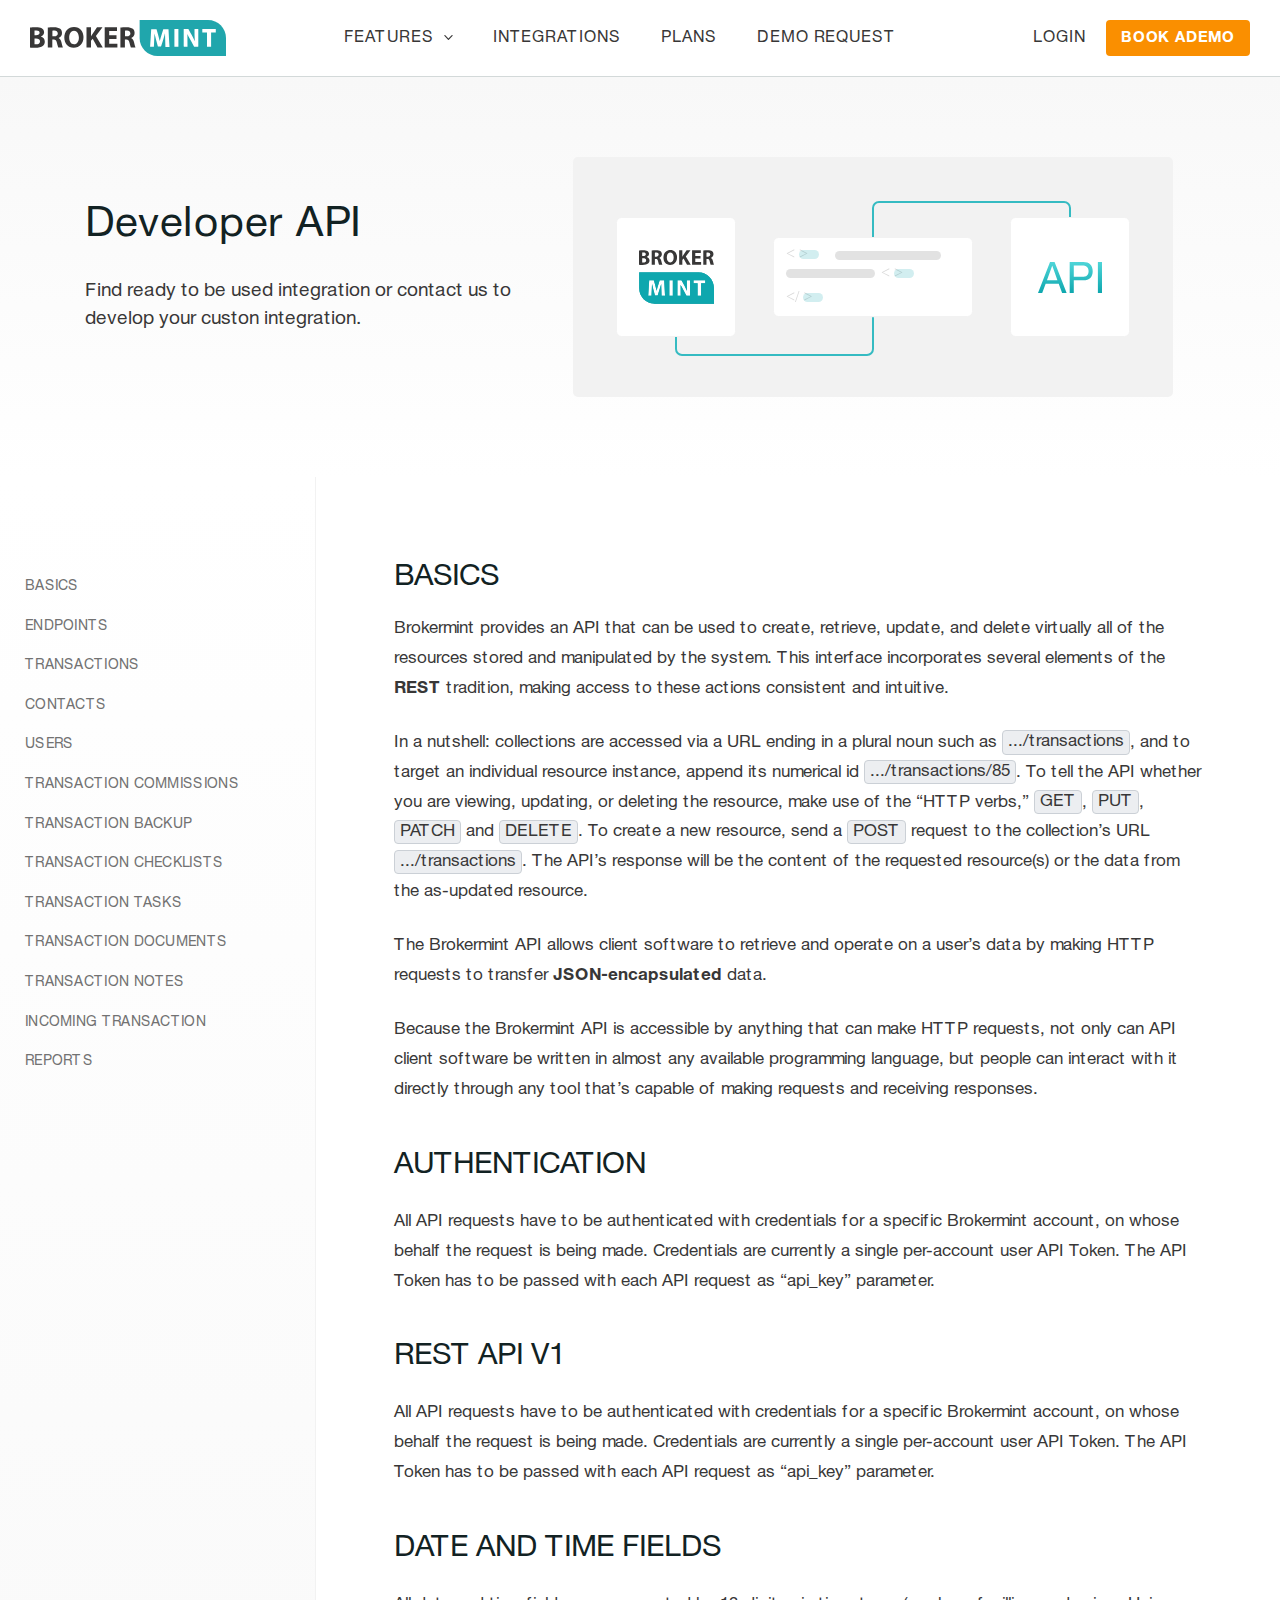
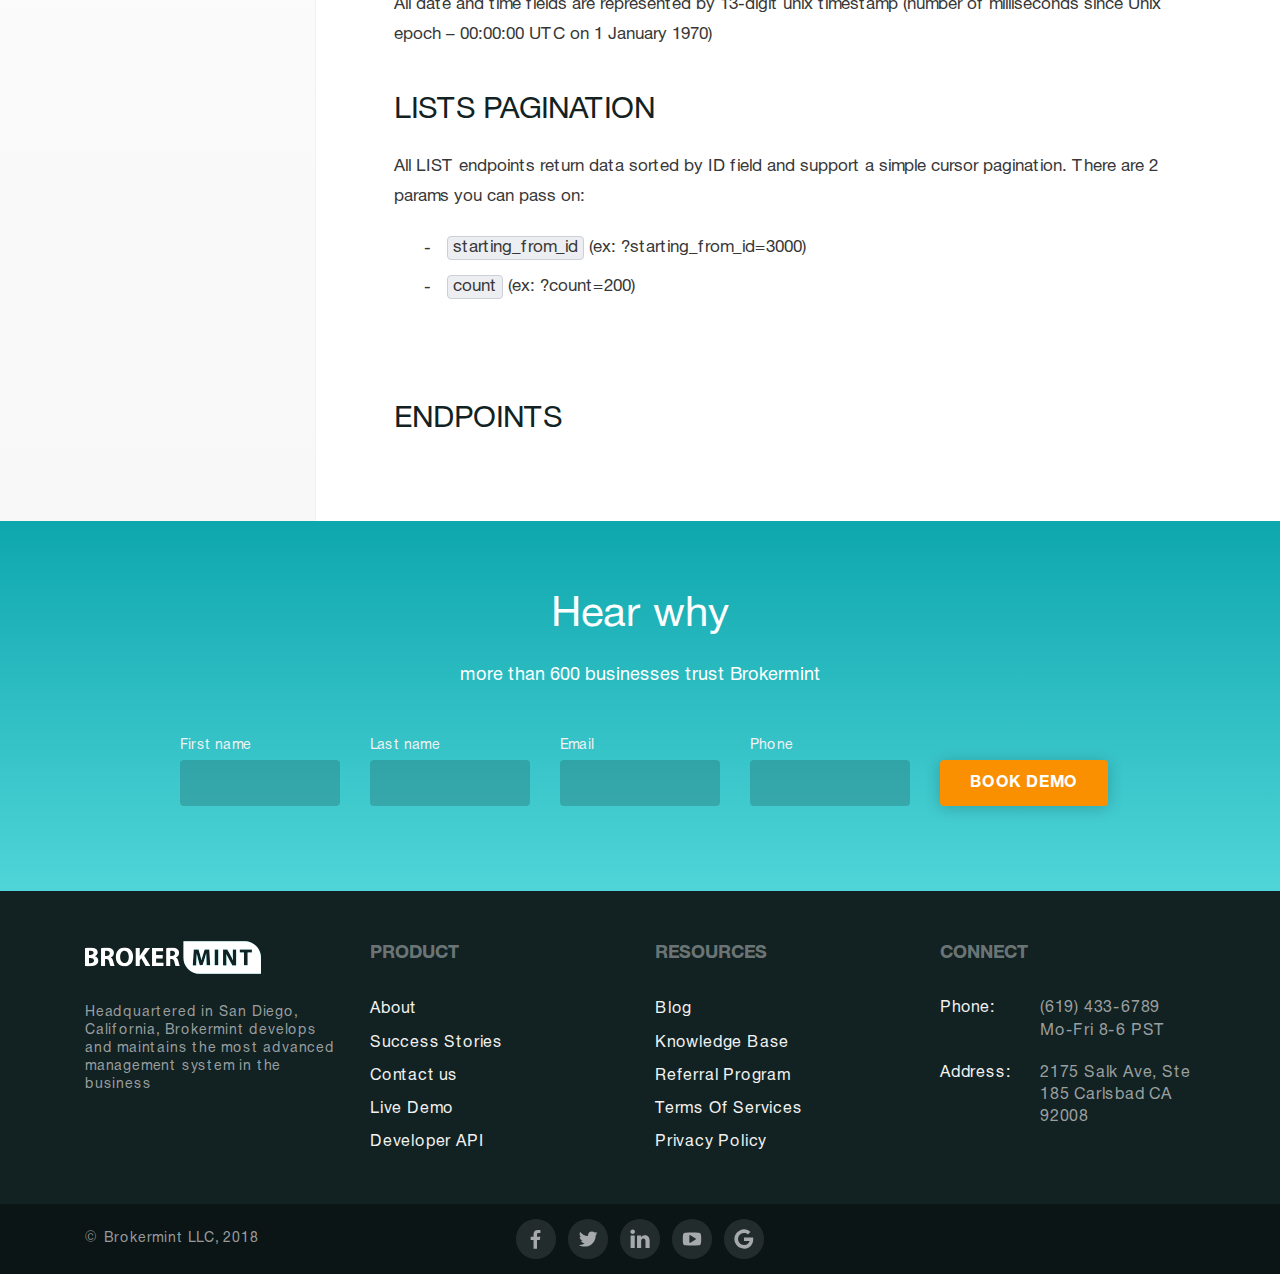
<file: developer.html>
<!DOCTYPE html>
<html lang="ru">
<head>
	<meta http-equiv="Content-Type" content="text/html; charset=utf-8" />
	<meta name="format-detection" content="telephone=no">
	<meta http-equiv="X-UA-Compatible" content="IE=edge">
	<meta name="viewport" content="width=device-width, initial-scale=1, user-scalable=no, maximum-scale=1">
	<title>BrokerMint - Developer</title>
	<link rel="stylesheet" type="text/css" href="css/style.css?ver1.0" />
</head>
<body class="loaded page">


<!-- BEGIN BODY -->
<div class="main-wrapper">

	<!-- BEGIN HEADER -->
	<svg aria-hidden="true" style="position: absolute; width: 0; height: 0; overflow: hidden;" version="1.1" xmlns="http://www.w3.org/2000/svg" xmlns:xlink="http://www.w3.org/1999/xlink">
		<defs>
		<symbol id="icon-fly" viewBox="0 0 37 32">
		<title>fly</title>
		<path d="M0 32v-12.416l26.123-3.584-26.123-3.584v-12.416l36.571 16z"></path>
		</symbol>
		<symbol id="icon-zoom" viewBox="0 0 32 32">
		<title>zoom</title>
		<path d="M22.834 20.084l9.166 9.166-2.75 2.75-9.084-9.166v-1.418l-0.582-0.5c-2.222 1.89-4.806 2.834-7.75 2.834-3.28 0-6.070-1.152-8.376-3.46-2.306-2.302-3.458-5.094-3.458-8.372s1.152-6.084 3.46-8.418c2.302-2.334 5.066-3.5 8.288-3.5 3.278 0 6.070 1.166 8.376 3.5 2.304 2.334 3.458 5.14 3.458 8.416 0 2.946-0.946 5.528-2.834 7.75l0.584 0.418h1.5zM6 17.75c1.612 1.556 3.556 2.334 5.834 2.334s4.22-0.792 5.832-2.376c1.612-1.584 2.418-3.514 2.418-5.792s-0.806-4.22-2.418-5.832c-1.61-1.612-3.554-2.418-5.832-2.418-2.28 0-4.208 0.806-5.792 2.418-1.584 1.61-2.376 3.554-2.376 5.832 0 2.28 0.78 4.222 2.334 5.834z"></path>
		</symbol>
		<symbol id="icon-arrow-right" viewBox="0 0 54 32">
		<title>arrow-right</title>
		<path d="M37.436 1.568c0.317-0.319 0.655-0.477 1.014-0.477 0.358 0 0.695 0.16 1.014 0.477l13.841 13.841c0.29 0.208 0.477 0.545 0.477 0.925 0 0.010-0 0.021-0 0.031l0-0.002c0 0.009 0 0.019 0 0.029 0 0.38-0.187 0.717-0.474 0.923l-0.003 0.002-13.841 13.841c-0.319 0.319-0.655 0.477-1.014 0.477-0.358 0-0.697-0.16-1.014-0.477l-0.836-0.835c-0.29-0.208-0.477-0.545-0.477-0.925 0-0.011 0-0.022 0-0.032l-0 0.002c0-0.397 0.16-0.756 0.477-1.073l10.023-9.903h-44.863c-0.007 0-0.015 0-0.023 0-0.389 0-0.74-0.16-0.991-0.419l-0-0c-0.258-0.251-0.418-0.602-0.418-0.99 0-0.008 0-0.017 0-0.025l-0 0.001v-1.193c-0-0.007-0-0.016-0-0.024 0-0.388 0.16-0.739 0.417-0.99l0-0c0.251-0.259 0.603-0.419 0.991-0.419 0.008 0 0.016 0 0.024 0l-0.001-0h44.864l-10.022-9.903c-0.32-0.319-0.479-0.676-0.479-1.073-0-0.009-0-0.020-0-0.031 0-0.38 0.187-0.717 0.474-0.923l0.003-0.002 0.836-0.835z"></path>
		</symbol>
		<symbol id="icon-arrow-left" viewBox="0 0 54 32">
		<title>arrow-left</title>
		<path  d="M16.673 31.159c-0.317 0.319-0.655 0.477-1.014 0.477-0.358 0-0.695-0.16-1.014-0.477l-13.841-13.841c-0.29-0.208-0.477-0.545-0.477-0.925 0-0.010 0-0.021 0-0.031l-0 0.002c-0-0.009-0-0.019-0-0.029 0-0.38 0.187-0.717 0.474-0.923l0.003-0.002 13.841-13.841c0.319-0.319 0.655-0.477 1.014-0.477 0.358 0 0.697 0.16 1.014 0.477l0.835 0.835c0.291 0.208 0.479 0.545 0.479 0.926 0 0.010-0 0.021-0 0.031l0-0.002c0 0.397-0.16 0.756-0.479 1.073l-10.022 9.903h44.863c0.007-0 0.015-0 0.023-0 0.389 0 0.74 0.16 0.991 0.419l0 0c0.258 0.251 0.418 0.602 0.418 0.99 0 0.008-0 0.017-0 0.025l0-0.001v1.193c0 0.007 0 0.016 0 0.024 0 0.388-0.16 0.739-0.417 0.99l-0 0c-0.251 0.259-0.603 0.419-0.991 0.419-0.008 0-0.016-0-0.024-0l0.001 0h-44.863l10.022 9.903c0.32 0.319 0.479 0.676 0.479 1.073 0 0.009 0 0.019 0 0.030 0 0.381-0.188 0.718-0.476 0.924l-0.003 0.002-0.835 0.835z"></path>
		</symbol>
		<symbol id="icon-list" viewBox="0 0 26 32">
		<title>list</title>
		<path d="M25.074 6.689c0.32 0.32 0.593 0.751 0.821 1.298 0.227 0.547 0.341 1.048 0.341 1.503v19.677c0 0.456-0.159 0.843-0.479 1.162-0.319 0.32-0.705 0.479-1.16 0.479h-22.957c-0.456 0-0.843-0.16-1.162-0.479-0.296-0.288-0.479-0.689-0.479-1.134 0-0.010 0-0.020 0-0.029l-0 0.001v-27.329c0-0.455 0.16-0.842 0.479-1.16 0.319-0.32 0.704-0.479 1.162-0.479h15.304c0.455 0 0.956 0.114 1.503 0.341 0.547 0.228 0.979 0.501 1.298 0.821l5.329 5.329zM17.491 2.522v6.422h6.422c-0.114-0.331-0.239-0.565-0.376-0.701l-5.347-5.345c-0.136-0.138-0.37-0.263-0.701-0.376zM24.050 28.621v-17.49h-7.105c-0.456 0-0.843-0.16-1.162-0.479-0.296-0.288-0.479-0.689-0.479-1.134 0-0.010 0-0.020 0-0.029l-0 0.001v-7.105h-13.119v26.236h21.864zM6.559 13.863c0-0.159 0.051-0.289 0.153-0.392 0.096-0.095 0.228-0.153 0.374-0.153 0.007 0 0.014 0 0.021 0l-0.001-0h12.025c0.16 0 0.291 0.050 0.392 0.153 0.103 0.103 0.153 0.234 0.153 0.392v1.094c0 0.006 0 0.012 0 0.019 0 0.146-0.059 0.278-0.153 0.374l0-0c-0.096 0.095-0.228 0.153-0.373 0.153-0.007 0-0.013-0-0.020-0l0.001 0h-12.025c-0.006 0-0.012 0-0.019 0-0.146 0-0.278-0.059-0.374-0.153l0 0c-0.095-0.096-0.153-0.228-0.153-0.373 0-0.007 0-0.013 0-0.020l-0 0.001v-1.094zM19.13 17.689c0.16 0 0.291 0.051 0.392 0.153 0.103 0.103 0.153 0.235 0.153 0.394v1.094c0 0.006 0 0.012 0 0.019 0 0.146-0.059 0.278-0.153 0.374l0-0c-0.096 0.095-0.228 0.153-0.373 0.153-0.007 0-0.013-0-0.020-0l0.001 0h-12.025c-0.006 0-0.012 0-0.019 0-0.146 0-0.278-0.059-0.374-0.153l0 0c-0.095-0.096-0.153-0.228-0.153-0.373 0-0.007 0-0.013 0-0.020l-0 0.001v-1.094c0-0.159 0.050-0.291 0.153-0.392 0.096-0.095 0.228-0.153 0.373-0.153 0.007 0 0.013 0 0.020 0l-0.001-0h12.025zM19.13 22.062c0.16 0 0.291 0.051 0.392 0.153 0.103 0.103 0.153 0.234 0.153 0.394v1.094c0 0.006 0 0.012 0 0.019 0 0.146-0.059 0.278-0.153 0.374l0-0c-0.096 0.095-0.228 0.153-0.373 0.153-0.007 0-0.013-0-0.020-0l0.001 0h-12.025c-0.006 0-0.012 0-0.019 0-0.146 0-0.278-0.059-0.374-0.153l0 0c-0.095-0.096-0.153-0.228-0.153-0.373 0-0.007 0-0.013 0-0.020l-0 0.001v-1.094c0-0.16 0.050-0.291 0.153-0.392 0.096-0.095 0.228-0.153 0.373-0.153 0.007 0 0.013 0 0.020 0l-0.001-0h12.025z"></path>
		</symbol>
		<symbol id="icon-check" viewBox="0 0 37 32">
		<title>check</title>
		<path  d="M30.731 18.773v6.94c0 1.732-0.615 3.212-1.845 4.443-1.102 1.138-2.644 1.844-4.35 1.844-0.032 0-0.064-0-0.095-0.001l0.005 0h-18.158c-0.027 0-0.060 0.001-0.092 0.001-1.707 0-3.248-0.706-4.349-1.843l-0.002-0.002c-1.138-1.102-1.844-2.644-1.844-4.35 0-0.032 0-0.065 0.001-0.097l-0 0.005v-18.158c0-1.732 0.615-3.212 1.844-4.441 1.102-1.139 2.645-1.846 4.352-1.846 0.032 0 0.064 0 0.095 0.001l-0.005-0h18.158c0.917 0 1.767 0.183 2.553 0.546 0.206 0.090 0.355 0.276 0.392 0.499l0.001 0.004c0.009 0.042 0.015 0.091 0.015 0.141 0 0.193-0.081 0.368-0.21 0.491l-0 0-1.070 1.068c-0.126 0.134-0.304 0.218-0.501 0.219h-0c-0.072-0.006-0.138-0.022-0.2-0.046l0.005 0.002c-0.295-0.081-0.633-0.129-0.982-0.13h-18.159c-0.96 0-1.783 0.341-2.468 1.026-0.633 0.612-1.026 1.469-1.026 2.418 0 0.017 0 0.034 0 0.050l-0-0.003v18.158c0 0.96 0.343 1.783 1.026 2.468 0.684 0.683 1.508 1.026 2.468 1.026h18.158c0.96 0 1.783-0.343 2.466-1.026 0.684-0.684 1.026-1.508 1.026-2.468v-5.543c0-0.188 0.066-0.348 0.196-0.48l1.397-1.397c0.126-0.135 0.305-0.218 0.503-0.219h0c0.087 0 0.174 0.023 0.261 0.066 0.292 0.117 0.437 0.327 0.437 0.633zM35.772 8.101l-17.767 17.765c-0.31 0.323-0.745 0.525-1.228 0.525-0.006 0-0.012-0-0.017-0h0.001c-0.005 0-0.011 0-0.017 0-0.482 0-0.918-0.201-1.227-0.524l-9.384-9.385c-0.324-0.31-0.525-0.745-0.525-1.228 0-0.006 0-0.012 0-0.017v0.001c0-0.48 0.174-0.894 0.524-1.244l2.4-2.4c0.31-0.322 0.745-0.523 1.226-0.523 0.006 0 0.013 0 0.019 0h-0.001c0.48 0 0.894 0.174 1.244 0.523l5.74 5.74 14.121-14.121c0.31-0.324 0.745-0.525 1.228-0.525 0.006 0 0.012 0 0.017 0h-0.001c0.48 0 0.894 0.174 1.244 0.524l2.4 2.4c0.348 0.35 0.523 0.764 0.523 1.244s-0.174 0.894-0.523 1.244z"></path>
		</symbol>
		<symbol id="icon-email" viewBox="0 0 39 32">
		<title>email</title>
		<path  d="M36.318 27.746v-16.759c-0.464 0.52-0.957 0.992-1.484 1.422l-0.023 0.018c-3.899 2.997-6.997 5.456-9.298 7.378-0.741 0.624-1.346 1.113-1.81 1.461-0.466 0.348-1.095 0.702-1.888 1.058s-1.54 0.535-2.238 0.535h-0.043c-0.699 0-1.445-0.178-2.238-0.533-0.793-0.357-1.422-0.711-1.888-1.060-0.464-0.348-1.068-0.836-1.812-1.463-2.299-1.92-5.397-4.379-9.298-7.378-0.55-0.448-1.042-0.92-1.495-1.427l-0.011-0.013v16.764c0 0.188 0.071 0.352 0.208 0.489 0.139 0.139 0.302 0.208 0.491 0.208h32.128c0.001 0 0.003 0 0.005 0 0.191 0 0.364-0.080 0.486-0.208l0-0c0.128-0.123 0.208-0.295 0.208-0.486 0-0.002 0-0.003-0-0.005v0zM36.318 4.807v-0.533c0-0.066-0.004-0.16-0.012-0.284 0-0.001 0-0.003 0-0.005 0-0.098-0.024-0.191-0.066-0.272l0.002 0.003c-0.010-0.012-0.050-0.076-0.089-0.14l-0.032-0.056c-0.046-0.074-0.113-0.131-0.193-0.163l-0.003-0.001c-0.085-0.034-0.183-0.054-0.286-0.054-0.007 0-0.014 0-0.021 0l0.001-0h-32.128c-0.002-0-0.004-0-0.006-0-0.19 0-0.362 0.079-0.484 0.206l-0 0c-0.128 0.123-0.208 0.295-0.208 0.486 0 0.002 0 0.003 0 0.005v-0c0 2.444 1.070 4.51 3.209 6.199 2.809 2.212 5.724 4.516 8.752 6.917l0.764 0.645c0.421 0.356 0.756 0.628 1.004 0.818 0.247 0.188 0.569 0.418 0.971 0.688 0.4 0.268 0.768 0.469 1.102 0.599 0.334 0.132 0.647 0.196 0.939 0.196h0.043c0.292 0 0.604-0.064 0.939-0.196 0.422-0.175 0.784-0.376 1.121-0.612l-0.019 0.012c0.4-0.27 0.724-0.498 0.971-0.688 0.249-0.19 0.583-0.462 1.004-0.818l0.764-0.645c-3.542 2.655-0.695 0.39 2.157-1.871l6.595-5.046c0.786-0.626 1.516-1.467 2.194-2.521 0.676-1.056 1.013-2.012 1.013-2.871zM39.111 4v23.746c0 0.96-0.341 1.783-1.026 2.466-0.612 0.633-1.469 1.026-2.418 1.026-0.017 0-0.034-0-0.050-0l0.003 0h-32.128c-0.96 0-1.781-0.341-2.466-1.026-0.633-0.612-1.026-1.469-1.026-2.418 0-0.017 0-0.034 0-0.050l-0 0.003v-23.746c0-0.96 0.341-1.783 1.026-2.466 0.612-0.633 1.469-1.026 2.418-1.026 0.017 0 0.034 0 0.050 0l-0.003-0h32.128c0.96 0 1.781 0.341 2.466 1.026 0.684 0.683 1.026 1.506 1.026 2.466z"></path>
		</symbol>
		<symbol id="icon-save" viewBox="0 0 30 32">
		<title>save</title>
		<path  d="M7.542 28.8h15.086v-7.542h-15.086v7.542zM25.142 28.8h2.515v-17.6c0-0.184-0.066-0.435-0.197-0.757-0.131-0.32-0.262-0.546-0.394-0.677l-5.52-5.52c-0.13-0.131-0.352-0.262-0.667-0.394-0.314-0.13-0.57-0.195-0.766-0.195v8.171c0 0.523-0.182 0.97-0.549 1.336-0.368 0.366-0.813 0.549-1.336 0.549h-11.317c-0.523 0-0.968-0.182-1.334-0.549-0.34-0.331-0.551-0.793-0.551-1.304 0-0.011 0-0.023 0-0.034l-0 0.002v-8.171h-2.515v25.142h2.515v-8.171c0-0.525 0.182-0.97 0.55-1.336 0.366-0.368 0.811-0.55 1.334-0.55h16.344c0.523 0 0.968 0.184 1.336 0.55 0.366 0.368 0.549 0.811 0.549 1.336v8.171zM17.6 10.571v-6.283c0-0.002 0-0.004 0-0.006 0-0.172-0.072-0.327-0.187-0.437l-0-0c-0.11-0.115-0.265-0.186-0.436-0.186-0.002 0-0.004 0-0.006 0h-3.771c-0.002-0-0.004-0-0.006-0-0.171 0-0.326 0.071-0.436 0.185l-0 0c-0.115 0.11-0.187 0.266-0.187 0.438 0 0.002 0 0.004 0 0.006v-0 6.285c0 0.171 0.062 0.318 0.187 0.442 0.125 0.125 0.272 0.187 0.442 0.187h3.771c0.001 0 0.003 0 0.004 0 0.172 0 0.327-0.072 0.437-0.187l0-0c0.115-0.11 0.187-0.266 0.187-0.438 0-0.001 0-0.003 0-0.004v0zM30.171 11.2v18.229c0 0.523-0.182 0.97-0.55 1.336-0.366 0.366-0.811 0.549-1.334 0.549h-26.4c-0.525 0-0.97-0.182-1.336-0.549-0.34-0.331-0.551-0.793-0.551-1.304 0-0.011 0-0.023 0-0.034l-0 0.002v-26.4c0-0.525 0.184-0.97 0.55-1.336 0.366-0.368 0.811-0.55 1.336-0.55h18.226c0.525 0 1.101 0.131 1.728 0.394 0.63 0.262 1.128 0.576 1.494 0.944l5.499 5.499c0.368 0.366 0.682 0.864 0.944 1.493 0.261 0.629 0.392 1.205 0.392 1.728z"></path>
		</symbol>
		<symbol id="icon-arrow-down" viewBox="0 0 55 32">
		<title>arrow-down</title>
		<path d="M54.154 3.077c0.615 0.615 0.615 0.615 0.615 1.231s0 0.615-0.615 1.231l-25.846 25.846c-0.615 0.615-0.615 0.615-1.231 0.615s-0.615 0-1.231-0.615l-25.231-25.846c-0.615 0-0.615-0.615-0.615-1.231s0-0.615 0.615-1.231l2.462-2.462c0.615-0.615 1.231-0.615 1.231-0.615 0.615 0 0.615 0 1.231 0.615l21.538 21.538 22.154-21.538c0-0.615 0.615-0.615 1.231-0.615s0.615 0 1.231 0.615l2.462 2.462z"></path>
		</symbol>
		<symbol id="icon-icons-facebook" viewBox="0 0 18 32">
		<title>icons-facebook</title>
		<path   d="M16.070 1.638v4.768h-2.834c-1.035 0-1.734 0.216-2.096 0.65-0.36 0.432-0.541 1.083-0.541 1.949v3.413h5.29l-0.704 5.344h-4.586v13.706h-5.525v-13.704h-4.605v-5.344h4.605v-3.936c0-2.24 0.626-3.976 1.877-5.21 1.253-1.235 2.92-1.851 5.002-1.851 1.77 0 3.142 0.072 4.117 0.216z"></path>
		</symbol>
		<symbol id="icon-icons-gmail" viewBox="0 0 32 32">
		<title>icons-gmail</title>
		<path   d="M16 13.794h14.544c0.149 0.769 0.237 1.656 0.242 2.563l0 0.004c0 2.903-0.608 5.493-1.826 7.774-1.209 2.262-2.984 4.082-5.14 5.312l-0.065 0.034c-2.254 1.285-4.839 1.927-7.755 1.927-0.017 0-0.036 0-0.056 0-2.147 0-4.19-0.447-6.040-1.252l0.098 0.038c-1.91-0.809-3.541-1.916-4.917-3.281l0.001 0.001c-1.364-1.374-2.471-3.006-3.242-4.815l-0.038-0.101c-0.768-1.753-1.214-3.795-1.214-5.942 0-0.020 0-0.039 0-0.059v0.003c-0-0.017-0-0.036-0-0.056 0-2.147 0.447-4.19 1.252-6.040l-0.038 0.098c0.809-1.91 1.916-3.542 3.281-4.918l-0.001 0.001c1.374-1.364 3.006-2.471 4.815-3.242l0.101-0.038c1.752-0.767 3.793-1.213 5.938-1.213 0.021 0 0.042 0 0.063 0h-0.003c4.012 0 7.456 1.344 10.332 4.034l-4.194 4.032c-1.644-1.591-3.691-2.388-6.139-2.388-1.724 0-3.321 0.434-4.784 1.303-1.458 0.869-2.636 2.066-3.458 3.495l-0.025 0.047c-0.807 1.38-1.284 3.038-1.284 4.807 0 0.027 0 0.055 0 0.082l-0-0.004c0 1.765 0.428 3.394 1.285 4.885 0.846 1.475 2.024 2.672 3.437 3.517l0.044 0.024c1.463 0.869 3.058 1.303 4.784 1.303 1.164 0 2.233-0.16 3.211-0.48 0.976-0.322 1.778-0.724 2.407-1.205 0.624-0.479 1.165-1.020 1.629-1.624l0.015-0.021c0.468-0.615 0.812-1.196 1.033-1.746 0.22-0.548 0.372-1.070 0.452-1.564h-8.747v-5.298z"></path>
		</symbol>
		<symbol id="icon-icons-linkedin" viewBox="0 0 32 32">
		<title>icons-linkedin</title>
		<path   d="M7.595 10.564v19.881h-6.62v-19.881h6.62zM8.016 4.425c0.001 0.035 0.002 0.077 0.002 0.119 0 0.919-0.39 1.746-1.014 2.326l-0.002 0.002c-0.69 0.658-1.595 0.983-2.72 0.983h-0.039c-1.097 0-1.979-0.327-2.649-0.983-0.667-0.654-1.001-1.47-1.001-2.444 0-0.99 0.345-1.81 1.033-2.459 0.688-0.651 1.588-0.972 2.697-0.972 1.111 0 2 0.324 2.668 0.972s1.010 1.468 1.024 2.459zM17.847 13.388c0.252-0.4 0.51-0.746 0.791-1.070l-0.009 0.011c0.279-0.32 0.658-0.668 1.132-1.044 0.475-0.373 1.056-0.665 1.746-0.871 0.662-0.199 1.423-0.313 2.21-0.313 0.030 0 0.061 0 0.091 0.001l-0.005-0c2.286 0 4.124 0.759 5.516 2.277 1.39 1.518 2.087 3.742 2.087 6.67v11.396h-6.601v-10.631c0-1.404-0.27-2.507-0.812-3.301-0.542-0.796-1.387-1.195-2.539-1.195-0.843 0-1.547 0.231-2.116 0.693-0.555 0.45-0.99 1.026-1.264 1.686l-0.010 0.028c-0.146 0.402-0.22 0.942-0.22 1.627v11.093h-6.599c0.027-5.337 0.039-9.662 0.039-12.98s-0.007-5.298-0.020-5.938l-0.020-0.964h6.599v2.823z"></path>
		</symbol>
		<symbol id="icon-icons-twitter" viewBox="0 0 38 32">
		<title>icons-twitter</title>
		<path   d="M37.23 4.986c-1.011 1.474-2.224 2.722-3.615 3.74l-0.043 0.030c0.013 0.272 0.020 0.591 0.020 0.911 0 2.101-0.313 4.129-0.894 6.040l0.038-0.147c-0.57 1.948-1.44 3.818-2.604 5.608-1.19 1.817-2.567 3.381-4.135 4.727l-0.029 0.025c-1.61 1.376-3.552 2.474-5.824 3.294s-4.7 1.23-7.29 1.23c-4.078 0-7.808-1.090-11.194-3.272 0.526 0.060 1.114 0.090 1.76 0.090 3.386 0 6.402-1.038 9.050-3.114-1.604-0.016-3.078-0.561-4.259-1.468l0.017 0.012c-1.199-0.889-2.099-2.121-2.56-3.55l-0.014-0.050c0.498 0.076 0.956 0.112 1.378 0.112 0.646 0 1.286-0.080 1.918-0.248-1.7-0.342-3.147-1.244-4.176-2.503l-0.010-0.013c-1.033-1.218-1.661-2.807-1.661-4.543 0-0.033 0-0.067 0.001-0.1l-0 0.005v-0.090c1.024 0.572 2.12 0.88 3.296 0.926-0.989-0.665-1.789-1.538-2.351-2.56l-0.019-0.038c-0.554-0.988-0.88-2.168-0.88-3.425 0-0.018 0-0.036 0-0.054l-0 0.003c0-1.324 0.33-2.55 0.992-3.68 1.806 2.215 4.019 4.023 6.533 5.33l0.115 0.054c2.434 1.285 5.298 2.099 8.338 2.244l0.046 0.002c-0.112-0.501-0.178-1.077-0.18-1.668v-0.002c0-2.016 0.71-3.736 2.132-5.158 1.278-1.315 3.064-2.131 5.040-2.131 0.040 0 0.080 0 0.12 0.001l-0.006-0c2.108 0 3.882 0.766 5.328 2.3 1.744-0.341 3.295-0.953 4.69-1.796l-0.064 0.036c-0.547 1.723-1.685 3.126-3.171 4.002l-0.033 0.018c1.4-0.152 2.798-0.528 4.198-1.13z"></path>
		</symbol>
		<symbol id="icon-icons-youtube" viewBox="0 0 44 32">
		<title>icons-youtube</title>
		<path   d="M29.99 17.22c0.45-0.258 0.676-0.664 0.676-1.22s-0.226-0.962-0.676-1.22l-11.556-7.22c-0.466-0.3-0.956-0.316-1.466-0.046-0.446 0.225-0.747 0.679-0.747 1.204 0 0.021 0 0.042 0.001 0.063l-0-0.003v14.444c0 0.572 0.248 0.994 0.746 1.264 0.24 0.12 0.472 0.18 0.7 0.18 0.3 0 0.556-0.074 0.766-0.226l11.556-7.22zM42.2 12.612c0.014 0.814 0.022 1.94 0.022 3.386 0 1.444-0.008 2.572-0.022 3.386-0.016 0.812-0.080 1.84-0.192 3.080-0.114 1.24-0.282 2.352-0.508 3.33-0.235 1.103-0.787 2.052-1.555 2.773l-0.003 0.003c-0.736 0.711-1.702 1.187-2.777 1.306l-0.021 0.002c-3.34 0.376-8.388 0.564-15.144 0.564s-11.804-0.188-15.144-0.564c-1.099-0.122-2.069-0.598-2.812-1.31l0.002 0.002c-0.776-0.722-1.332-1.671-1.562-2.742l-0.006-0.034c-0.205-0.93-0.377-2.067-0.479-3.225l-0.007-0.105c-0.091-0.871-0.16-1.938-0.191-3.016l-0.001-0.062c-0.014-0.814-0.020-1.94-0.020-3.386 0-1.444 0.008-2.572 0.022-3.386 0.016-0.812 0.080-1.84 0.192-3.080 0.114-1.24 0.282-2.352 0.508-3.33 0.24-1.098 0.76-2.022 1.558-2.776 0.736-0.711 1.702-1.187 2.777-1.306l0.021-0.002c3.338-0.376 8.386-0.564 15.142-0.564s11.804 0.188 15.144 0.564c1.068 0.12 2.006 0.556 2.81 1.308 0.804 0.754 1.328 1.68 1.568 2.776 0.212 0.98 0.372 2.088 0.486 3.33 0.112 1.24 0.176 2.268 0.192 3.080z"></path>
		</symbol>
		</defs>
	</svg>
	
	<header class="header">
		<div class="container-fluid">
			<div class="header__wrap">
				<button class="navbar-toggle">
					
	                <span class="bar bar1"></span>
	                <span class="bar bar2"></span>
	                <span class="bar bar3"></span>
	                <span class="bar bar4"></span>
	                <span class="bar bar5"></span>
		           
				</button>
				<div class="logo">
					<a href="#"><img src="img/logo.svg" alt=""></a> 
				</div>
				<nav class="navbar">
					<ul class="navbar-nav">
						<li class="navbar-nav__item dropdown">
							<a href="#" class="navbar-nav__link">Features <svg class="icon icon-arrow-down"><use xlink:href="#icon-arrow-down"></use></svg></a>
							<ul class="dropdown-list">
								<li class="dropdown-list__item">
									<a href="#" class="dropdown-list__link">Unparalleled Convenience</a>
								</li>
								<li class="dropdown-list__item">
									<a href="#" class="dropdown-list__link">Intelligent Automation</a>
								</li>
								<li class="dropdown-list__item">
									<a href="#" class="dropdown-list__link">Keep Everything in One place</a>
								</li>
								<li class="dropdown-list__item">
									<a href="#" class="dropdown-list__link">We Play Nice with Others</a>
								</li>
							</ul>
						</li>
						<li class="navbar-nav__item">
							<a href="#" class="navbar-nav__link">Integrations</a>
						</li>
						<li class="navbar-nav__item">
							<a href="#" class="navbar-nav__link">Plans</a>
						</li>
						<li class="navbar-nav__item">
							<a href="#" class="navbar-nav__link">Demo request</a>
						</li>
						<li class="navbar-nav__item visible-ipad">
							<a href="#" class="navbar-nav__link">Login</a>
						</li>
					</ul>
				</nav> 
	
				<ul class="user-nav">
					<li class="user-nav__item hidden-iphone">
						<a href="#" class="user-nav__link">Login</a>
					</li>
					<li class="user-nav__item user-nav__item--btn">
						<a href="#popup-demo" class="btn fancybox"><span class="hidden-iphone">Book A </span>Demo</a>
					</li>
				</ul>
			</div>
		</div>
	</header>
	<!-- HEADER EOF   -->


	<!-- BEGIN PAGE HEADER -->
	<section class="page-header">
		<div class="container">
			<div class="page-header-wrap row align-items-center mx-wrapper">
				<div class="page-header-wrap__left col-lg-5 col-md-6">
					<h1 class="title">Developer API</h1>
					<p class="text">Find ready to be used integration or contact us to develop your custon integration.</p> 
				</div>
				<div class="page-header-wrap__right col-lg-7 col-md-6">
					<img src="img/developer.svg" alt="">
				</div>
			</div>
			
		</div>
	</section>
	<!-- PAGE HEADER EOF   -->

	<!-- BEGIN MAIN -->
	<div class="main">

		<!-- BEGIN ASIDE -->
		<aside class="aside hidden-ipad" >
			<ul class="aside-nav" >
				<li class="aside-nav__item ">
					<a href="#basics" class="aside-nav__link active">BASICS</a>
				</li>
				<li class="aside-nav__item">
					<a href="#endpoints" class="aside-nav__link">ENDPOINTS</a>
				</li>
				<li class="aside-nav__item">
					<a href="#transactions" class="aside-nav__link">TRANSACTIONS</a>
				</li>
				<li class="aside-nav__item">
					<a href="#contacts" class="aside-nav__link">Contacts</a>
				</li>
				<li class="aside-nav__item">
					<a href="#users" class="aside-nav__link">USERS</a>
				</li>
				<li class="aside-nav__item">
					<a href="#commissions" class="aside-nav__link">TRANSACTION COMMISSIONS</a>
				</li>
				<li class="aside-nav__item">
					<a href="#backup" class="aside-nav__link">TRANSACTION BACKUP</a>
				</li>
				<li class="aside-nav__item">
					<a href="#checklists" class="aside-nav__link">TRANSACTION CHECKLISTS</a>
				</li>
				<li class="aside-nav__item">
					<a href="#tasks" class="aside-nav__link">TRANSACTION TASKS</a>
				</li>
				<li class="aside-nav__item">
					<a href="#documents" class="aside-nav__link">TRANSACTION DOCUMENTS</a>
				</li>
				<li class="aside-nav__item">
					<a href="#notes" class="aside-nav__link">TRANSACTION NOTES</a>
				</li>
				<li class="aside-nav__item">
					<a href="#incoming-transaction" class="aside-nav__link">INCOMING TRANSACTION</a>
				</li>
				<li class="aside-nav__item">
					<a href="#reports" class="aside-nav__link">REPORTS</a>
				</li>
			</ul>
		</aside>
		<!-- ASIDE EOF   -->

		<!-- BEGIN CONTENT -->
		<div class="content" >
			<div class="content-wrap">
				<div class="inner" id="basics">
					<h2>Basics</h2>
					<p>Brokermint provides an API that can be used to create, retrieve, update, and delete virtually all of the resources stored and manipulated by the system. This interface incorporates several elements of the <strong>REST</strong> tradition, making access to these actions consistent and intuitive.</p>

					<p>In a nutshell: collections are accessed via a URL ending in a plural noun such as <span class="kbd">.../transactions</span>, and to target an individual resource instance, append its numerical id <span class="kbd">.../transactions/85</span>. To tell the API whether you are viewing, updating, or deleting the resource, make use of the “HTTP verbs,” <span class="kbd">GET</span>, <span class="kbd">PUT</span>, <span class="kbd">PATCH</span> and <span class="kbd">DELETE</span>. To create a new resource, send a <span class="kbd">POST</span> request to the collection’s URL  <span class="kbd">.../transactions</span>. The API’s response will be the content of the requested resource(s) or the data from the as-updated resource. </p>

					<p>The Brokermint API allows client software to retrieve and operate on a user’s data by making HTTP requests to transfer <strong>JSON-encapsulated</strong> data.</p>

					<p>Because the Brokermint API is accessible by anything that can make HTTP requests, not only can API client software be written in almost any available programming language, but people can interact with it directly through any tool that’s capable of making requests and receiving responses.</p>

					<h3>AUTHENTICATION</h3>
					<p>All API requests have to be authenticated with credentials for a specific Brokermint account, on whose behalf the request is being made. Credentials are currently a single per-account user API Token. The API Token has to be passed with each API request as “api_key” parameter.</p>

					<h3>REST API V1</h3>

					<p>All API requests have to be authenticated with credentials for a specific Brokermint account, on whose behalf the request is being made. Credentials are currently a single per-account user API Token. The API Token has to be passed with each API request as “api_key” parameter.</p>

					<h3>DATE AND TIME FIELDS</h3>
					<p>All date and time fields are represented by 13-digit unix timestamp (number of milliseconds since Unix epoch – 00:00:00 UTC on 1 January 1970)</p>

					<h3>LISTS PAGINATION</h3>

					<p>All LIST endpoints return data sorted by ID field and support a simple cursor pagination. There are 2 params you can pass on:</p>
					<ul>
						<li><span class="kbd">starting_from_id</span> (ex: ?starting_from_id=3000)</li>
						<li><span class="kbd">count</span> (ex: ?count=200)</li>
					</ul>
				</div>
				<div class="inner" id="endpoints">
					<h2>ENDPOINTS</h2>


				</div>
        
        
			</div>
		</div>
		<!-- CONTENT EOF   -->

	</div>
	<!-- MAIN EOF   -->

	<!-- BEGIN FORM -->
	<section class="section sec-form section--info">
		<div class="container">
			<div class="section__head">
				<h2 class="section__title">Hear why</h2>
				<p class="section__descr">more than 600 businesses trust Brokermint</p>
			</div>
			<div class="row">
				<div class="col-xl-10 offset-xl-1">
					<form action="#">
						<div class="box-form row">
							<div class="form-field">
								<label>First name</label>
								<input type="text" class="form-input" placeholder="" required="">
							</div>
							<div class="form-field">
								<label>Last name</label>
								<input type="text" class="form-input" placeholder="" required="">
							</div>
							<div class="form-field">
								<label>Email</label>
								<input type="email" class="form-input" placeholder="" required="">
							</div>
							<div class="form-field">
								<label>Phone</label>
								<input type="tel" class="form-input" placeholder="" required="">
							</div>
							<div class="form-field form-field--button">
								<input type="submit" class="btn btn--lg" value="Book Demo">
							</div>
						</div>
					</form>
				</div>
			</div>
			
			
		</div>
	</section>
	<!-- FORM EOF   -->



	<!-- BEGIN FOOTER -->
	<footer class="footer">
		<div class="container">
			<div class="footer__top row">
				<div class="col-lg-3 footer__item--one">
					<div class="row">
						<div class="logo col-md-4 col-lg-auto">
							<a href="#"><img src="img/logo-white.svg" alt=""></a> 
						</div>
						<div class="col-md-8 col-lg-auto">
							<p class="footer-text">Headquartered in San Diego, California, Brokermint develops and maintains the most advanced management system in the business</p>
						</div>
					</div>
				</div>
				<div class="col-lg-3 col-md-3 col-sm-6 footer__item--two">
					<h4 class="footer-title">Product</h4>
					<ul class="footer-nav">
						<li class="footer-nav__item">
							<a href="#" class="footer-nav__link">About</a>
						</li>
						<li class="footer-nav__item">
							<a href="#" class="footer-nav__link">Success Stories</a>
						</li>
						<li class="footer-nav__item">
							<a href="#" class="footer-nav__link">Contact us</a>
						</li>
						<li class="footer-nav__item">
							<a href="#" class="footer-nav__link">Live Demo</a>
						</li>
						<li class="footer-nav__item">
							<a href="#" class="footer-nav__link">Developer API</a>
						</li>
					</ul>
				</div>
				<div class="col-lg-3 col-md-3 col-sm-6 footer__item--three">
					<h4 class="footer-title">Resources</h4>
					<ul class="footer-nav">
						<li class="footer-nav__item">
							<a href="#" class="footer-nav__link">Blog</a>
						</li>
						<li class="footer-nav__item">
							<a href="#" class="footer-nav__link">Knowledge Base</a>
						</li>
						<li class="footer-nav__item">
							<a href="#" class="footer-nav__link">Referral Program</a>
						</li>
						<li class="footer-nav__item">
							<a href="#" class="footer-nav__link">Terms Of Services</a>
						</li>
						<li class="footer-nav__item">
							<a href="#" class="footer-nav__link">Privacy Policy</a>
						</li>
					</ul>
				</div>
				<div class="col-lg-3 col-md-5 offset-md-1 offset-lg-0 footer__item--four">
					<h4 class="footer-title">Connect</h4>
					<div class="address">
						<div class="address__tr">
							<div class="address__th">Phone:</div>
							<div class="address__td">
								<a href="tel:6194336789">(619) 433-6789</a> <br>
								Mo-Fri 8-6 PST
							</div>
						</div>
						<div class="address__tr">
							<div class="address__th">Address:</div>
							<div class="address__td">
								<a href="https://www.google.com/maps/place/2175+Salk+Ave+%23185,+Carlsbad,+CA+92008,+USA/data=!4m2!3m1!1s0x80dc737b0619f3a7:0x18f94666a560590e?ved=2ahUKEwivpa_UuafgAhWG3SwKHUaWCisQ8gEwAHoECAEQAQ" target="_blank">2175 Salk Ave, Ste 185 Carlsbad CA 92008</a>
							</div>
						</div>
					</div>
				</div>
			</div>
	
		</div>
		<div class="footer__bottom">
			<div class="container">
				
				<div class="social">
					<a href="#" class="social__link facebook"><svg class="icon icon-icons-facebook"><use xlink:href="#icon-icons-facebook"></use></svg></a>
					<a href="#" class="social__link twitter"><svg class="icon icon-icons-twitter"><use xlink:href="#icon-icons-twitter"></use></svg></a>
					<a href="#" class="social__link linkedin"><svg class="icon icon-icons-linkedin"><use xlink:href="#icon-icons-linkedin"></use></svg></a>
					<a href="#" class="social__link youtube"><svg class="icon icon-icons-youtube"><use xlink:href="#icon-icons-youtube"></use></svg></a>
					<a href="#" class="social__link gmail"><svg class="icon icon-icons-gmail"><use xlink:href="#icon-icons-gmail"></use></svg></a>
				</div>
				<p class="copy">&copy; Brokermint LLC, 2018</p>
			</div>
		</div>
	</footer>
	<!-- FOOTER EOF   -->

</div>
<!-- BODY EOF   -->

<!-- BEGIN FOOTER -->
<div class="popup">
	<div class="window-open" id="popup-video">
		
	
		<div class="boxes-video">
			<iframe  src="https://www.youtube.com/embed/9zuKRgJRuEI" frameborder="0" allow="accelerometer; autoplay; encrypted-media; gyroscope; picture-in-picture" allowfullscreen></iframe>
		</div>
		
		
	</div>
	<div class="window-open" id="popup-demo">
		
		<div class="box-demo">
			<div class="row">
				<div class="col-md-6 box-demo__content">
					<h3 class="popup__title">Request a live demo</h3>
					<p class="text-sm">All fields are mandatory</p>

					<form action="#" class="box-demo__form">
						<div class="form-field">
							<input type="text" class="form-input" placeholder="First name">
						</div>
						<div class="form-field">
							<input type="email" class="form-input" placeholder="Email">
						</div>
						<div class="form-field">
							<input type="tel" class="form-input" placeholder="Phone">
						</div>
						<div class="form-field">
							<select class="styler" data-placeholder="Company size">
								<option value=""></option>
								<option value="">2</option>
								<option value="">3</option>
								<option value="">4</option>
							</select>
							
						</div>
						<div class="form-field">
							<select class="styler" data-placeholder="Role">
								<option value=""></option>
								<option value="">2</option>
								<option value="">3</option>
								<option value="">4</option>
							</select>
						</div>
						<div class="form-field">
							<label class="box-checkbox text-sm">
								<input type="checkbox" checked="">
								<span class="checkbox"></span>
								<span class="label-text">I accept <a href="#">Brokermint Privacy Policy</a> and <a href="#">Terms of use</a></span>
							</label>
						</div> 
						<input type="submit" value="Request demo" class="btn btn--xl btn--block">
					</form>
				</div>
				<div class="col-md-6 box-demo__banner" style="background-image: url('img/Pop-upbrokermint.png')">
					
				</div>
			</div>
		</div>
		
	</div>
</div>
<!-- FOOTER EOF   -->

<div class="overlay" style="display: none;"></div>
<div class="icon-load"></div>
<script src="js/all.js?ver1.0"></script>
</body>
</html>
</file>
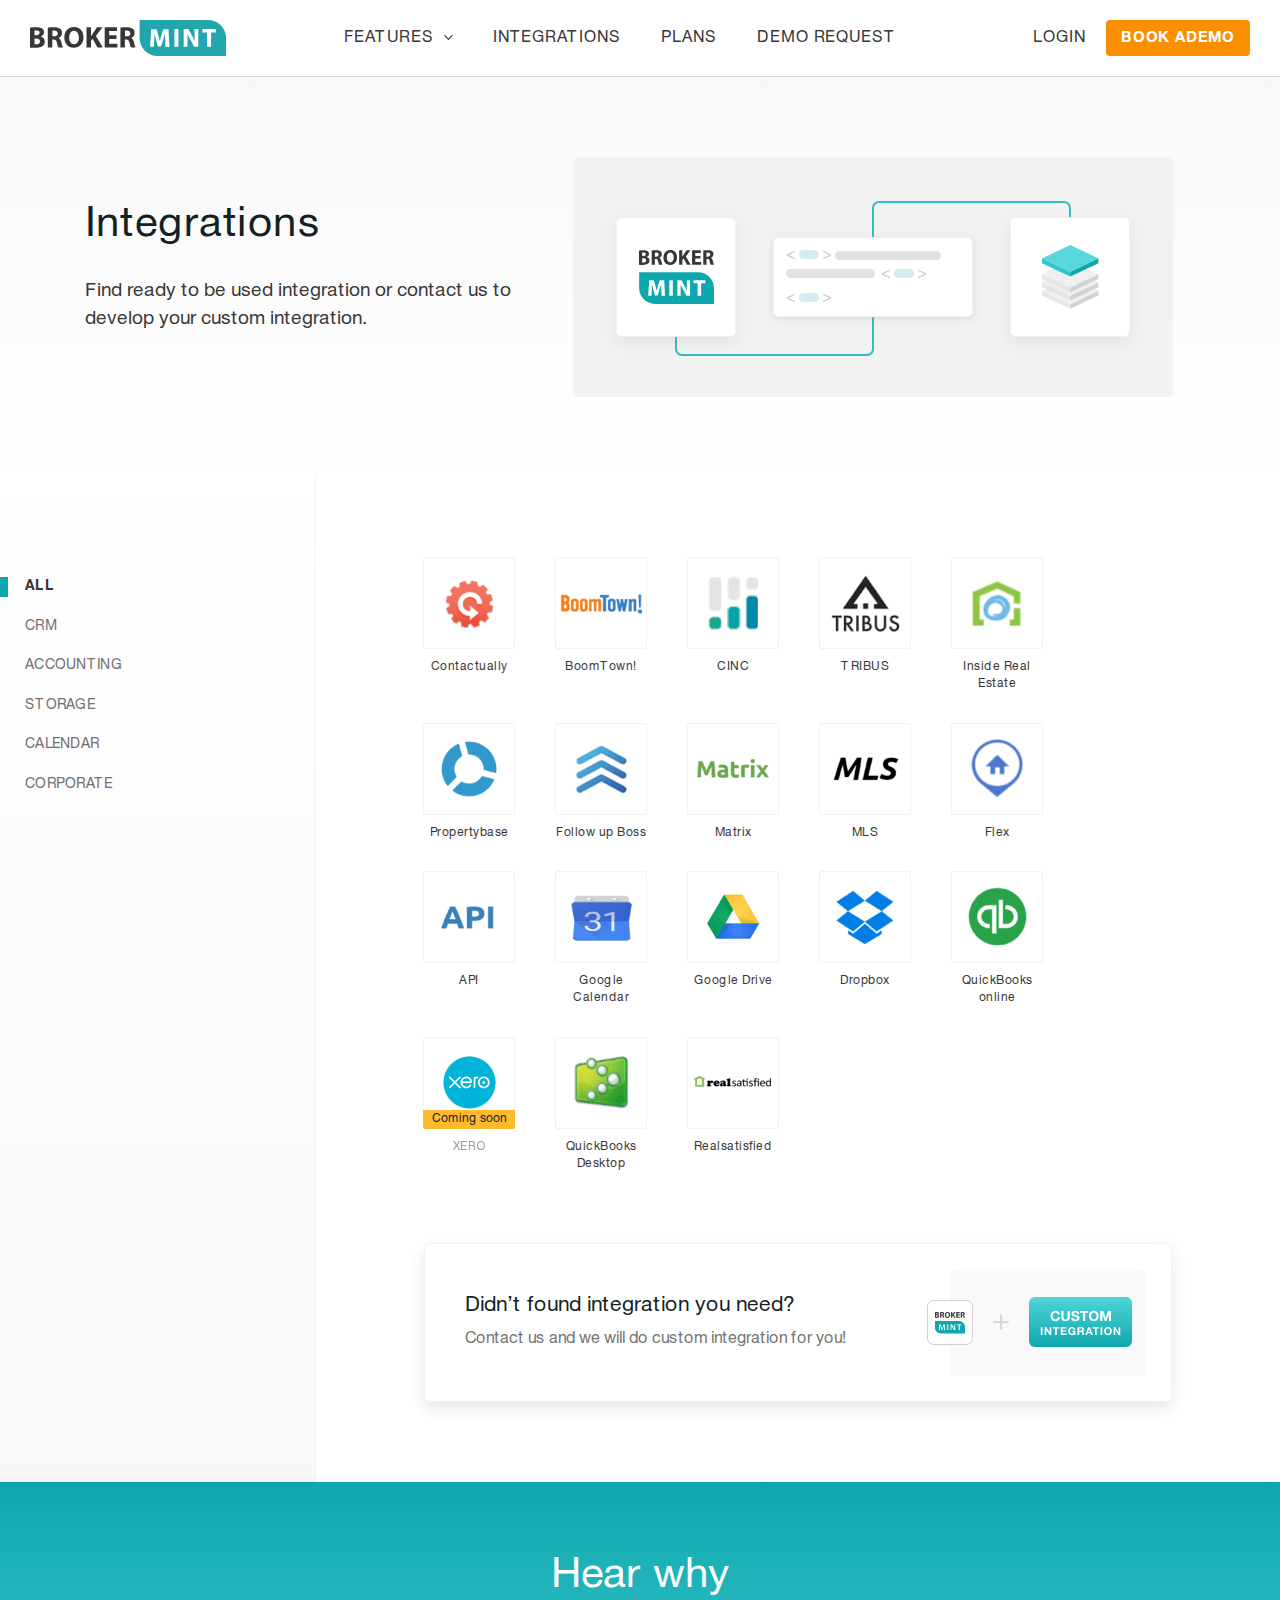
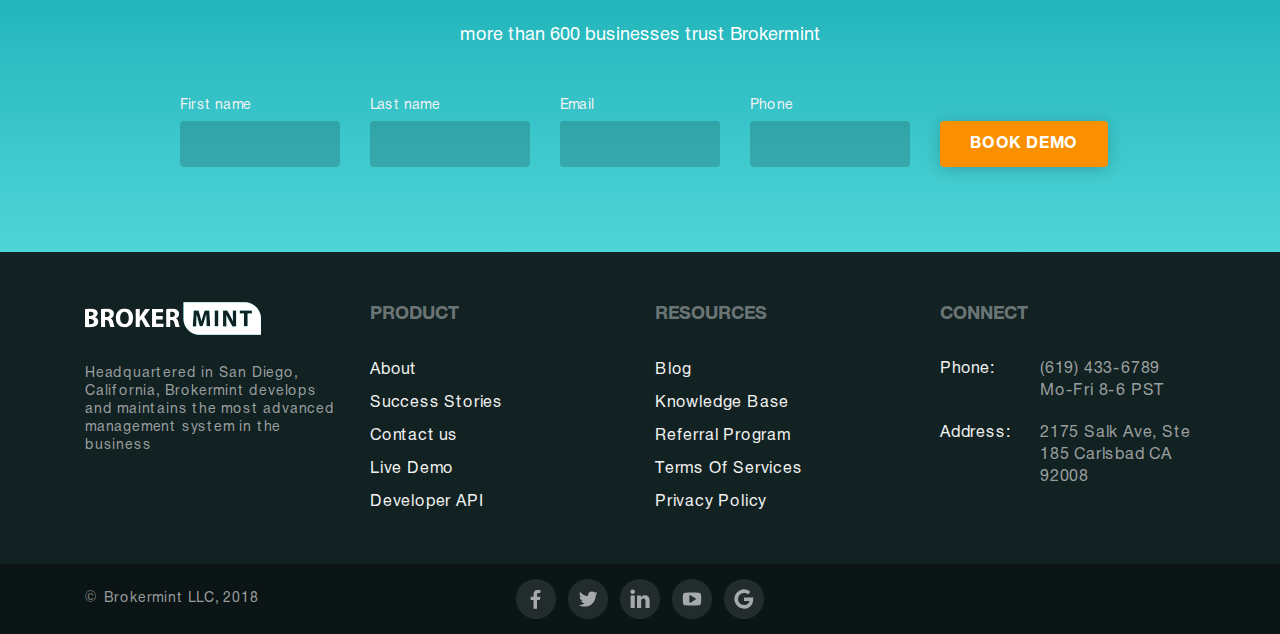
<file: integrations.html>
<!DOCTYPE html>
<html lang="ru">
<head>
	<meta http-equiv="Content-Type" content="text/html; charset=utf-8" />
	<meta name="format-detection" content="telephone=no">
	<meta http-equiv="X-UA-Compatible" content="IE=edge">
	<meta name="viewport" content="width=device-width, initial-scale=1, user-scalable=no, maximum-scale=1">
	<title>BrokerMint - Integrations</title>
	<link rel="stylesheet" type="text/css" href="css/style.css?ver1.0" />
</head>
<body class="loaded page">


<!-- BEGIN BODY -->
<div class="main-wrapper">

	<!-- BEGIN HEADER -->
	<svg aria-hidden="true" style="position: absolute; width: 0; height: 0; overflow: hidden;" version="1.1" xmlns="http://www.w3.org/2000/svg" xmlns:xlink="http://www.w3.org/1999/xlink">
		<defs>
		<symbol id="icon-fly" viewBox="0 0 37 32">
		<title>fly</title>
		<path d="M0 32v-12.416l26.123-3.584-26.123-3.584v-12.416l36.571 16z"></path>
		</symbol>
		<symbol id="icon-zoom" viewBox="0 0 32 32">
		<title>zoom</title>
		<path d="M22.834 20.084l9.166 9.166-2.75 2.75-9.084-9.166v-1.418l-0.582-0.5c-2.222 1.89-4.806 2.834-7.75 2.834-3.28 0-6.070-1.152-8.376-3.46-2.306-2.302-3.458-5.094-3.458-8.372s1.152-6.084 3.46-8.418c2.302-2.334 5.066-3.5 8.288-3.5 3.278 0 6.070 1.166 8.376 3.5 2.304 2.334 3.458 5.14 3.458 8.416 0 2.946-0.946 5.528-2.834 7.75l0.584 0.418h1.5zM6 17.75c1.612 1.556 3.556 2.334 5.834 2.334s4.22-0.792 5.832-2.376c1.612-1.584 2.418-3.514 2.418-5.792s-0.806-4.22-2.418-5.832c-1.61-1.612-3.554-2.418-5.832-2.418-2.28 0-4.208 0.806-5.792 2.418-1.584 1.61-2.376 3.554-2.376 5.832 0 2.28 0.78 4.222 2.334 5.834z"></path>
		</symbol>
		<symbol id="icon-arrow-right" viewBox="0 0 54 32">
		<title>arrow-right</title>
		<path d="M37.436 1.568c0.317-0.319 0.655-0.477 1.014-0.477 0.358 0 0.695 0.16 1.014 0.477l13.841 13.841c0.29 0.208 0.477 0.545 0.477 0.925 0 0.010-0 0.021-0 0.031l0-0.002c0 0.009 0 0.019 0 0.029 0 0.38-0.187 0.717-0.474 0.923l-0.003 0.002-13.841 13.841c-0.319 0.319-0.655 0.477-1.014 0.477-0.358 0-0.697-0.16-1.014-0.477l-0.836-0.835c-0.29-0.208-0.477-0.545-0.477-0.925 0-0.011 0-0.022 0-0.032l-0 0.002c0-0.397 0.16-0.756 0.477-1.073l10.023-9.903h-44.863c-0.007 0-0.015 0-0.023 0-0.389 0-0.74-0.16-0.991-0.419l-0-0c-0.258-0.251-0.418-0.602-0.418-0.99 0-0.008 0-0.017 0-0.025l-0 0.001v-1.193c-0-0.007-0-0.016-0-0.024 0-0.388 0.16-0.739 0.417-0.99l0-0c0.251-0.259 0.603-0.419 0.991-0.419 0.008 0 0.016 0 0.024 0l-0.001-0h44.864l-10.022-9.903c-0.32-0.319-0.479-0.676-0.479-1.073-0-0.009-0-0.020-0-0.031 0-0.38 0.187-0.717 0.474-0.923l0.003-0.002 0.836-0.835z"></path>
		</symbol>
		<symbol id="icon-arrow-left" viewBox="0 0 54 32">
		<title>arrow-left</title>
		<path  d="M16.673 31.159c-0.317 0.319-0.655 0.477-1.014 0.477-0.358 0-0.695-0.16-1.014-0.477l-13.841-13.841c-0.29-0.208-0.477-0.545-0.477-0.925 0-0.010 0-0.021 0-0.031l-0 0.002c-0-0.009-0-0.019-0-0.029 0-0.38 0.187-0.717 0.474-0.923l0.003-0.002 13.841-13.841c0.319-0.319 0.655-0.477 1.014-0.477 0.358 0 0.697 0.16 1.014 0.477l0.835 0.835c0.291 0.208 0.479 0.545 0.479 0.926 0 0.010-0 0.021-0 0.031l0-0.002c0 0.397-0.16 0.756-0.479 1.073l-10.022 9.903h44.863c0.007-0 0.015-0 0.023-0 0.389 0 0.74 0.16 0.991 0.419l0 0c0.258 0.251 0.418 0.602 0.418 0.99 0 0.008-0 0.017-0 0.025l0-0.001v1.193c0 0.007 0 0.016 0 0.024 0 0.388-0.16 0.739-0.417 0.99l-0 0c-0.251 0.259-0.603 0.419-0.991 0.419-0.008 0-0.016-0-0.024-0l0.001 0h-44.863l10.022 9.903c0.32 0.319 0.479 0.676 0.479 1.073 0 0.009 0 0.019 0 0.030 0 0.381-0.188 0.718-0.476 0.924l-0.003 0.002-0.835 0.835z"></path>
		</symbol>
		<symbol id="icon-list" viewBox="0 0 26 32">
		<title>list</title>
		<path d="M25.074 6.689c0.32 0.32 0.593 0.751 0.821 1.298 0.227 0.547 0.341 1.048 0.341 1.503v19.677c0 0.456-0.159 0.843-0.479 1.162-0.319 0.32-0.705 0.479-1.16 0.479h-22.957c-0.456 0-0.843-0.16-1.162-0.479-0.296-0.288-0.479-0.689-0.479-1.134 0-0.010 0-0.020 0-0.029l-0 0.001v-27.329c0-0.455 0.16-0.842 0.479-1.16 0.319-0.32 0.704-0.479 1.162-0.479h15.304c0.455 0 0.956 0.114 1.503 0.341 0.547 0.228 0.979 0.501 1.298 0.821l5.329 5.329zM17.491 2.522v6.422h6.422c-0.114-0.331-0.239-0.565-0.376-0.701l-5.347-5.345c-0.136-0.138-0.37-0.263-0.701-0.376zM24.050 28.621v-17.49h-7.105c-0.456 0-0.843-0.16-1.162-0.479-0.296-0.288-0.479-0.689-0.479-1.134 0-0.010 0-0.020 0-0.029l-0 0.001v-7.105h-13.119v26.236h21.864zM6.559 13.863c0-0.159 0.051-0.289 0.153-0.392 0.096-0.095 0.228-0.153 0.374-0.153 0.007 0 0.014 0 0.021 0l-0.001-0h12.025c0.16 0 0.291 0.050 0.392 0.153 0.103 0.103 0.153 0.234 0.153 0.392v1.094c0 0.006 0 0.012 0 0.019 0 0.146-0.059 0.278-0.153 0.374l0-0c-0.096 0.095-0.228 0.153-0.373 0.153-0.007 0-0.013-0-0.020-0l0.001 0h-12.025c-0.006 0-0.012 0-0.019 0-0.146 0-0.278-0.059-0.374-0.153l0 0c-0.095-0.096-0.153-0.228-0.153-0.373 0-0.007 0-0.013 0-0.020l-0 0.001v-1.094zM19.13 17.689c0.16 0 0.291 0.051 0.392 0.153 0.103 0.103 0.153 0.235 0.153 0.394v1.094c0 0.006 0 0.012 0 0.019 0 0.146-0.059 0.278-0.153 0.374l0-0c-0.096 0.095-0.228 0.153-0.373 0.153-0.007 0-0.013-0-0.020-0l0.001 0h-12.025c-0.006 0-0.012 0-0.019 0-0.146 0-0.278-0.059-0.374-0.153l0 0c-0.095-0.096-0.153-0.228-0.153-0.373 0-0.007 0-0.013 0-0.020l-0 0.001v-1.094c0-0.159 0.050-0.291 0.153-0.392 0.096-0.095 0.228-0.153 0.373-0.153 0.007 0 0.013 0 0.020 0l-0.001-0h12.025zM19.13 22.062c0.16 0 0.291 0.051 0.392 0.153 0.103 0.103 0.153 0.234 0.153 0.394v1.094c0 0.006 0 0.012 0 0.019 0 0.146-0.059 0.278-0.153 0.374l0-0c-0.096 0.095-0.228 0.153-0.373 0.153-0.007 0-0.013-0-0.020-0l0.001 0h-12.025c-0.006 0-0.012 0-0.019 0-0.146 0-0.278-0.059-0.374-0.153l0 0c-0.095-0.096-0.153-0.228-0.153-0.373 0-0.007 0-0.013 0-0.020l-0 0.001v-1.094c0-0.16 0.050-0.291 0.153-0.392 0.096-0.095 0.228-0.153 0.373-0.153 0.007 0 0.013 0 0.020 0l-0.001-0h12.025z"></path>
		</symbol>
		<symbol id="icon-check" viewBox="0 0 37 32">
		<title>check</title>
		<path  d="M30.731 18.773v6.94c0 1.732-0.615 3.212-1.845 4.443-1.102 1.138-2.644 1.844-4.35 1.844-0.032 0-0.064-0-0.095-0.001l0.005 0h-18.158c-0.027 0-0.060 0.001-0.092 0.001-1.707 0-3.248-0.706-4.349-1.843l-0.002-0.002c-1.138-1.102-1.844-2.644-1.844-4.35 0-0.032 0-0.065 0.001-0.097l-0 0.005v-18.158c0-1.732 0.615-3.212 1.844-4.441 1.102-1.139 2.645-1.846 4.352-1.846 0.032 0 0.064 0 0.095 0.001l-0.005-0h18.158c0.917 0 1.767 0.183 2.553 0.546 0.206 0.090 0.355 0.276 0.392 0.499l0.001 0.004c0.009 0.042 0.015 0.091 0.015 0.141 0 0.193-0.081 0.368-0.21 0.491l-0 0-1.070 1.068c-0.126 0.134-0.304 0.218-0.501 0.219h-0c-0.072-0.006-0.138-0.022-0.2-0.046l0.005 0.002c-0.295-0.081-0.633-0.129-0.982-0.13h-18.159c-0.96 0-1.783 0.341-2.468 1.026-0.633 0.612-1.026 1.469-1.026 2.418 0 0.017 0 0.034 0 0.050l-0-0.003v18.158c0 0.96 0.343 1.783 1.026 2.468 0.684 0.683 1.508 1.026 2.468 1.026h18.158c0.96 0 1.783-0.343 2.466-1.026 0.684-0.684 1.026-1.508 1.026-2.468v-5.543c0-0.188 0.066-0.348 0.196-0.48l1.397-1.397c0.126-0.135 0.305-0.218 0.503-0.219h0c0.087 0 0.174 0.023 0.261 0.066 0.292 0.117 0.437 0.327 0.437 0.633zM35.772 8.101l-17.767 17.765c-0.31 0.323-0.745 0.525-1.228 0.525-0.006 0-0.012-0-0.017-0h0.001c-0.005 0-0.011 0-0.017 0-0.482 0-0.918-0.201-1.227-0.524l-9.384-9.385c-0.324-0.31-0.525-0.745-0.525-1.228 0-0.006 0-0.012 0-0.017v0.001c0-0.48 0.174-0.894 0.524-1.244l2.4-2.4c0.31-0.322 0.745-0.523 1.226-0.523 0.006 0 0.013 0 0.019 0h-0.001c0.48 0 0.894 0.174 1.244 0.523l5.74 5.74 14.121-14.121c0.31-0.324 0.745-0.525 1.228-0.525 0.006 0 0.012 0 0.017 0h-0.001c0.48 0 0.894 0.174 1.244 0.524l2.4 2.4c0.348 0.35 0.523 0.764 0.523 1.244s-0.174 0.894-0.523 1.244z"></path>
		</symbol>
		<symbol id="icon-email" viewBox="0 0 39 32">
		<title>email</title>
		<path  d="M36.318 27.746v-16.759c-0.464 0.52-0.957 0.992-1.484 1.422l-0.023 0.018c-3.899 2.997-6.997 5.456-9.298 7.378-0.741 0.624-1.346 1.113-1.81 1.461-0.466 0.348-1.095 0.702-1.888 1.058s-1.54 0.535-2.238 0.535h-0.043c-0.699 0-1.445-0.178-2.238-0.533-0.793-0.357-1.422-0.711-1.888-1.060-0.464-0.348-1.068-0.836-1.812-1.463-2.299-1.92-5.397-4.379-9.298-7.378-0.55-0.448-1.042-0.92-1.495-1.427l-0.011-0.013v16.764c0 0.188 0.071 0.352 0.208 0.489 0.139 0.139 0.302 0.208 0.491 0.208h32.128c0.001 0 0.003 0 0.005 0 0.191 0 0.364-0.080 0.486-0.208l0-0c0.128-0.123 0.208-0.295 0.208-0.486 0-0.002 0-0.003-0-0.005v0zM36.318 4.807v-0.533c0-0.066-0.004-0.16-0.012-0.284 0-0.001 0-0.003 0-0.005 0-0.098-0.024-0.191-0.066-0.272l0.002 0.003c-0.010-0.012-0.050-0.076-0.089-0.14l-0.032-0.056c-0.046-0.074-0.113-0.131-0.193-0.163l-0.003-0.001c-0.085-0.034-0.183-0.054-0.286-0.054-0.007 0-0.014 0-0.021 0l0.001-0h-32.128c-0.002-0-0.004-0-0.006-0-0.19 0-0.362 0.079-0.484 0.206l-0 0c-0.128 0.123-0.208 0.295-0.208 0.486 0 0.002 0 0.003 0 0.005v-0c0 2.444 1.070 4.51 3.209 6.199 2.809 2.212 5.724 4.516 8.752 6.917l0.764 0.645c0.421 0.356 0.756 0.628 1.004 0.818 0.247 0.188 0.569 0.418 0.971 0.688 0.4 0.268 0.768 0.469 1.102 0.599 0.334 0.132 0.647 0.196 0.939 0.196h0.043c0.292 0 0.604-0.064 0.939-0.196 0.422-0.175 0.784-0.376 1.121-0.612l-0.019 0.012c0.4-0.27 0.724-0.498 0.971-0.688 0.249-0.19 0.583-0.462 1.004-0.818l0.764-0.645c-3.542 2.655-0.695 0.39 2.157-1.871l6.595-5.046c0.786-0.626 1.516-1.467 2.194-2.521 0.676-1.056 1.013-2.012 1.013-2.871zM39.111 4v23.746c0 0.96-0.341 1.783-1.026 2.466-0.612 0.633-1.469 1.026-2.418 1.026-0.017 0-0.034-0-0.050-0l0.003 0h-32.128c-0.96 0-1.781-0.341-2.466-1.026-0.633-0.612-1.026-1.469-1.026-2.418 0-0.017 0-0.034 0-0.050l-0 0.003v-23.746c0-0.96 0.341-1.783 1.026-2.466 0.612-0.633 1.469-1.026 2.418-1.026 0.017 0 0.034 0 0.050 0l-0.003-0h32.128c0.96 0 1.781 0.341 2.466 1.026 0.684 0.683 1.026 1.506 1.026 2.466z"></path>
		</symbol>
		<symbol id="icon-save" viewBox="0 0 30 32">
		<title>save</title>
		<path  d="M7.542 28.8h15.086v-7.542h-15.086v7.542zM25.142 28.8h2.515v-17.6c0-0.184-0.066-0.435-0.197-0.757-0.131-0.32-0.262-0.546-0.394-0.677l-5.52-5.52c-0.13-0.131-0.352-0.262-0.667-0.394-0.314-0.13-0.57-0.195-0.766-0.195v8.171c0 0.523-0.182 0.97-0.549 1.336-0.368 0.366-0.813 0.549-1.336 0.549h-11.317c-0.523 0-0.968-0.182-1.334-0.549-0.34-0.331-0.551-0.793-0.551-1.304 0-0.011 0-0.023 0-0.034l-0 0.002v-8.171h-2.515v25.142h2.515v-8.171c0-0.525 0.182-0.97 0.55-1.336 0.366-0.368 0.811-0.55 1.334-0.55h16.344c0.523 0 0.968 0.184 1.336 0.55 0.366 0.368 0.549 0.811 0.549 1.336v8.171zM17.6 10.571v-6.283c0-0.002 0-0.004 0-0.006 0-0.172-0.072-0.327-0.187-0.437l-0-0c-0.11-0.115-0.265-0.186-0.436-0.186-0.002 0-0.004 0-0.006 0h-3.771c-0.002-0-0.004-0-0.006-0-0.171 0-0.326 0.071-0.436 0.185l-0 0c-0.115 0.11-0.187 0.266-0.187 0.438 0 0.002 0 0.004 0 0.006v-0 6.285c0 0.171 0.062 0.318 0.187 0.442 0.125 0.125 0.272 0.187 0.442 0.187h3.771c0.001 0 0.003 0 0.004 0 0.172 0 0.327-0.072 0.437-0.187l0-0c0.115-0.11 0.187-0.266 0.187-0.438 0-0.001 0-0.003 0-0.004v0zM30.171 11.2v18.229c0 0.523-0.182 0.97-0.55 1.336-0.366 0.366-0.811 0.549-1.334 0.549h-26.4c-0.525 0-0.97-0.182-1.336-0.549-0.34-0.331-0.551-0.793-0.551-1.304 0-0.011 0-0.023 0-0.034l-0 0.002v-26.4c0-0.525 0.184-0.97 0.55-1.336 0.366-0.368 0.811-0.55 1.336-0.55h18.226c0.525 0 1.101 0.131 1.728 0.394 0.63 0.262 1.128 0.576 1.494 0.944l5.499 5.499c0.368 0.366 0.682 0.864 0.944 1.493 0.261 0.629 0.392 1.205 0.392 1.728z"></path>
		</symbol>
		<symbol id="icon-arrow-down" viewBox="0 0 55 32">
		<title>arrow-down</title>
		<path d="M54.154 3.077c0.615 0.615 0.615 0.615 0.615 1.231s0 0.615-0.615 1.231l-25.846 25.846c-0.615 0.615-0.615 0.615-1.231 0.615s-0.615 0-1.231-0.615l-25.231-25.846c-0.615 0-0.615-0.615-0.615-1.231s0-0.615 0.615-1.231l2.462-2.462c0.615-0.615 1.231-0.615 1.231-0.615 0.615 0 0.615 0 1.231 0.615l21.538 21.538 22.154-21.538c0-0.615 0.615-0.615 1.231-0.615s0.615 0 1.231 0.615l2.462 2.462z"></path>
		</symbol>
		<symbol id="icon-icons-facebook" viewBox="0 0 18 32">
		<title>icons-facebook</title>
		<path   d="M16.070 1.638v4.768h-2.834c-1.035 0-1.734 0.216-2.096 0.65-0.36 0.432-0.541 1.083-0.541 1.949v3.413h5.29l-0.704 5.344h-4.586v13.706h-5.525v-13.704h-4.605v-5.344h4.605v-3.936c0-2.24 0.626-3.976 1.877-5.21 1.253-1.235 2.92-1.851 5.002-1.851 1.77 0 3.142 0.072 4.117 0.216z"></path>
		</symbol>
		<symbol id="icon-icons-gmail" viewBox="0 0 32 32">
		<title>icons-gmail</title>
		<path   d="M16 13.794h14.544c0.149 0.769 0.237 1.656 0.242 2.563l0 0.004c0 2.903-0.608 5.493-1.826 7.774-1.209 2.262-2.984 4.082-5.14 5.312l-0.065 0.034c-2.254 1.285-4.839 1.927-7.755 1.927-0.017 0-0.036 0-0.056 0-2.147 0-4.19-0.447-6.040-1.252l0.098 0.038c-1.91-0.809-3.541-1.916-4.917-3.281l0.001 0.001c-1.364-1.374-2.471-3.006-3.242-4.815l-0.038-0.101c-0.768-1.753-1.214-3.795-1.214-5.942 0-0.020 0-0.039 0-0.059v0.003c-0-0.017-0-0.036-0-0.056 0-2.147 0.447-4.19 1.252-6.040l-0.038 0.098c0.809-1.91 1.916-3.542 3.281-4.918l-0.001 0.001c1.374-1.364 3.006-2.471 4.815-3.242l0.101-0.038c1.752-0.767 3.793-1.213 5.938-1.213 0.021 0 0.042 0 0.063 0h-0.003c4.012 0 7.456 1.344 10.332 4.034l-4.194 4.032c-1.644-1.591-3.691-2.388-6.139-2.388-1.724 0-3.321 0.434-4.784 1.303-1.458 0.869-2.636 2.066-3.458 3.495l-0.025 0.047c-0.807 1.38-1.284 3.038-1.284 4.807 0 0.027 0 0.055 0 0.082l-0-0.004c0 1.765 0.428 3.394 1.285 4.885 0.846 1.475 2.024 2.672 3.437 3.517l0.044 0.024c1.463 0.869 3.058 1.303 4.784 1.303 1.164 0 2.233-0.16 3.211-0.48 0.976-0.322 1.778-0.724 2.407-1.205 0.624-0.479 1.165-1.020 1.629-1.624l0.015-0.021c0.468-0.615 0.812-1.196 1.033-1.746 0.22-0.548 0.372-1.070 0.452-1.564h-8.747v-5.298z"></path>
		</symbol>
		<symbol id="icon-icons-linkedin" viewBox="0 0 32 32">
		<title>icons-linkedin</title>
		<path   d="M7.595 10.564v19.881h-6.62v-19.881h6.62zM8.016 4.425c0.001 0.035 0.002 0.077 0.002 0.119 0 0.919-0.39 1.746-1.014 2.326l-0.002 0.002c-0.69 0.658-1.595 0.983-2.72 0.983h-0.039c-1.097 0-1.979-0.327-2.649-0.983-0.667-0.654-1.001-1.47-1.001-2.444 0-0.99 0.345-1.81 1.033-2.459 0.688-0.651 1.588-0.972 2.697-0.972 1.111 0 2 0.324 2.668 0.972s1.010 1.468 1.024 2.459zM17.847 13.388c0.252-0.4 0.51-0.746 0.791-1.070l-0.009 0.011c0.279-0.32 0.658-0.668 1.132-1.044 0.475-0.373 1.056-0.665 1.746-0.871 0.662-0.199 1.423-0.313 2.21-0.313 0.030 0 0.061 0 0.091 0.001l-0.005-0c2.286 0 4.124 0.759 5.516 2.277 1.39 1.518 2.087 3.742 2.087 6.67v11.396h-6.601v-10.631c0-1.404-0.27-2.507-0.812-3.301-0.542-0.796-1.387-1.195-2.539-1.195-0.843 0-1.547 0.231-2.116 0.693-0.555 0.45-0.99 1.026-1.264 1.686l-0.010 0.028c-0.146 0.402-0.22 0.942-0.22 1.627v11.093h-6.599c0.027-5.337 0.039-9.662 0.039-12.98s-0.007-5.298-0.020-5.938l-0.020-0.964h6.599v2.823z"></path>
		</symbol>
		<symbol id="icon-icons-twitter" viewBox="0 0 38 32">
		<title>icons-twitter</title>
		<path   d="M37.23 4.986c-1.011 1.474-2.224 2.722-3.615 3.74l-0.043 0.030c0.013 0.272 0.020 0.591 0.020 0.911 0 2.101-0.313 4.129-0.894 6.040l0.038-0.147c-0.57 1.948-1.44 3.818-2.604 5.608-1.19 1.817-2.567 3.381-4.135 4.727l-0.029 0.025c-1.61 1.376-3.552 2.474-5.824 3.294s-4.7 1.23-7.29 1.23c-4.078 0-7.808-1.090-11.194-3.272 0.526 0.060 1.114 0.090 1.76 0.090 3.386 0 6.402-1.038 9.050-3.114-1.604-0.016-3.078-0.561-4.259-1.468l0.017 0.012c-1.199-0.889-2.099-2.121-2.56-3.55l-0.014-0.050c0.498 0.076 0.956 0.112 1.378 0.112 0.646 0 1.286-0.080 1.918-0.248-1.7-0.342-3.147-1.244-4.176-2.503l-0.010-0.013c-1.033-1.218-1.661-2.807-1.661-4.543 0-0.033 0-0.067 0.001-0.1l-0 0.005v-0.090c1.024 0.572 2.12 0.88 3.296 0.926-0.989-0.665-1.789-1.538-2.351-2.56l-0.019-0.038c-0.554-0.988-0.88-2.168-0.88-3.425 0-0.018 0-0.036 0-0.054l-0 0.003c0-1.324 0.33-2.55 0.992-3.68 1.806 2.215 4.019 4.023 6.533 5.33l0.115 0.054c2.434 1.285 5.298 2.099 8.338 2.244l0.046 0.002c-0.112-0.501-0.178-1.077-0.18-1.668v-0.002c0-2.016 0.71-3.736 2.132-5.158 1.278-1.315 3.064-2.131 5.040-2.131 0.040 0 0.080 0 0.12 0.001l-0.006-0c2.108 0 3.882 0.766 5.328 2.3 1.744-0.341 3.295-0.953 4.69-1.796l-0.064 0.036c-0.547 1.723-1.685 3.126-3.171 4.002l-0.033 0.018c1.4-0.152 2.798-0.528 4.198-1.13z"></path>
		</symbol>
		<symbol id="icon-icons-youtube" viewBox="0 0 44 32">
		<title>icons-youtube</title>
		<path   d="M29.99 17.22c0.45-0.258 0.676-0.664 0.676-1.22s-0.226-0.962-0.676-1.22l-11.556-7.22c-0.466-0.3-0.956-0.316-1.466-0.046-0.446 0.225-0.747 0.679-0.747 1.204 0 0.021 0 0.042 0.001 0.063l-0-0.003v14.444c0 0.572 0.248 0.994 0.746 1.264 0.24 0.12 0.472 0.18 0.7 0.18 0.3 0 0.556-0.074 0.766-0.226l11.556-7.22zM42.2 12.612c0.014 0.814 0.022 1.94 0.022 3.386 0 1.444-0.008 2.572-0.022 3.386-0.016 0.812-0.080 1.84-0.192 3.080-0.114 1.24-0.282 2.352-0.508 3.33-0.235 1.103-0.787 2.052-1.555 2.773l-0.003 0.003c-0.736 0.711-1.702 1.187-2.777 1.306l-0.021 0.002c-3.34 0.376-8.388 0.564-15.144 0.564s-11.804-0.188-15.144-0.564c-1.099-0.122-2.069-0.598-2.812-1.31l0.002 0.002c-0.776-0.722-1.332-1.671-1.562-2.742l-0.006-0.034c-0.205-0.93-0.377-2.067-0.479-3.225l-0.007-0.105c-0.091-0.871-0.16-1.938-0.191-3.016l-0.001-0.062c-0.014-0.814-0.020-1.94-0.020-3.386 0-1.444 0.008-2.572 0.022-3.386 0.016-0.812 0.080-1.84 0.192-3.080 0.114-1.24 0.282-2.352 0.508-3.33 0.24-1.098 0.76-2.022 1.558-2.776 0.736-0.711 1.702-1.187 2.777-1.306l0.021-0.002c3.338-0.376 8.386-0.564 15.142-0.564s11.804 0.188 15.144 0.564c1.068 0.12 2.006 0.556 2.81 1.308 0.804 0.754 1.328 1.68 1.568 2.776 0.212 0.98 0.372 2.088 0.486 3.33 0.112 1.24 0.176 2.268 0.192 3.080z"></path>
		</symbol>
		</defs>
	</svg>
	
	<header class="header">
		<div class="container-fluid">
			<div class="header__wrap">
				<button class="navbar-toggle">
					
	                <span class="bar bar1"></span>
	                <span class="bar bar2"></span>
	                <span class="bar bar3"></span>
	                <span class="bar bar4"></span>
	                <span class="bar bar5"></span>
		           
				</button>
				<div class="logo">
					<a href="#"><img src="img/logo.svg" alt=""></a> 
				</div>
				<nav class="navbar">
					<ul class="navbar-nav">
						<li class="navbar-nav__item dropdown">
							<a href="#" class="navbar-nav__link">Features <svg class="icon icon-arrow-down"><use xlink:href="#icon-arrow-down"></use></svg></a>
							<ul class="dropdown-list">
								<li class="dropdown-list__item">
									<a href="#" class="dropdown-list__link">Unparalleled Convenience</a>
								</li>
								<li class="dropdown-list__item">
									<a href="#" class="dropdown-list__link">Intelligent Automation</a>
								</li>
								<li class="dropdown-list__item">
									<a href="#" class="dropdown-list__link">Keep Everything in One place</a>
								</li>
								<li class="dropdown-list__item">
									<a href="#" class="dropdown-list__link">We Play Nice with Others</a>
								</li>
							</ul>
						</li>
						<li class="navbar-nav__item">
							<a href="#" class="navbar-nav__link">Integrations</a>
						</li>
						<li class="navbar-nav__item">
							<a href="#" class="navbar-nav__link">Plans</a>
						</li>
						<li class="navbar-nav__item">
							<a href="#" class="navbar-nav__link">Demo request</a>
						</li>
						<li class="navbar-nav__item visible-ipad">
							<a href="#" class="navbar-nav__link">Login</a>
						</li>
					</ul>
				</nav> 
	
				<ul class="user-nav">
					<li class="user-nav__item hidden-iphone">
						<a href="#" class="user-nav__link">Login</a>
					</li>
					<li class="user-nav__item user-nav__item--btn">
						<a href="#popup-demo" class="btn fancybox"><span class="hidden-iphone">Book A </span>Demo</a>
					</li>
				</ul>
			</div>
		</div>
	</header>
	<!-- HEADER EOF -->

	<!-- BEGIN PAGE HEADER -->
	<section class="page-header">
		<div class="container">
			<div class="page-header-wrap row align-items-center mx-wrapper">
				<div class="page-header-wrap__left col-lg-5 col-md-6">
					<h1 class="title">Integrations</h1>
					<p class="text">Find ready to be used integration or contact us to develop your custom integration.</p> 
				</div>
				<div class="page-header-wrap__right col-lg-7 col-md-6">
					<img src="img/Brokermint-integration-illustration.svg" alt="">
				</div>
			</div>
			
		</div>
	</section>
	<!-- PAGE HEADER EOF -->

	<!-- BEGIN MAIN -->
	<div class="main">

		<!-- BEGIN ASIDE -->
		<aside class="aside " >
			<div class="aside__wrap visible-iphone">
				<span class="aside__title">Category</span>
				<div class="mobile-dropdown">
					<div class="mobile-dropdown__selected"><span>ALL</span> <svg class="icon icon-arrow-down"><use xlink:href="#icon-arrow-down"></use></svg></div>
					<ul class="mobile-dropdown-list" >
						<li class="mobile-dropdown-list__item ">
							<a href="#" class="mobile-dropdown-list__link active">ALL</a>
						</li>
						<li class="mobile-dropdown-list__item">
							<a href="#" class="mobile-dropdown-list__link">CRM</a>
						</li>
						<li class="mobile-dropdown-list__item">
							<a href="#" class="mobile-dropdown-list__link">Accounting</a>
						</li>
						<li class="mobile-dropdown-list__item">
							<a href="#" class="mobile-dropdown-list__link">Storage</a>
						</li>
						<li class="mobile-dropdown-list__item">
							<a href="#" class="mobile-dropdown-list__link">Calendar</a>
						</li>
						<li class="mobile-dropdown-list__item">
							<a href="#" class="mobile-dropdown-list__link">Corporate</a>
						</li>
						
					</ul>
				</div>
			</div>
			
			
			<ul class="aside-nav aside-nav--fixed hidden-iphone" >
				<li class="aside-nav__item active">
					<a href="#" class="aside-nav__link ">ALL</a>
				</li>
				<li class="aside-nav__item">
					<a href="#" class="aside-nav__link">CRM</a>
				</li>
				<li class="aside-nav__item">
					<a href="#" class="aside-nav__link">Accounting</a>
				</li>
				<li class="aside-nav__item">
					<a href="#" class="aside-nav__link">Storage</a>
				</li>
				<li class="aside-nav__item">
					<a href="#" class="aside-nav__link">Calendar</a>
				</li>
				<li class="aside-nav__item">
					<a href="#" class="aside-nav__link">Corporate</a>
				</li>
				
			</ul>
		</aside>
		<!-- ASIDE EOF -->


		<!-- BEGIN CONTENT -->
		<div class="content" >
			<div class="container">
				<div class="content-wrap">
					<ul class="programs-list">
						<li class="programs-list__item">
							<a href="#">
								<div class="programs-list__img"><img src="img/Contactually.png" alt=""></div>
								<span class="programs-list__name">Contactually</span>
							</a>
						</li>
						<li class="programs-list__item">
							<a href="#">
								<div class="programs-list__img"><img src="img/boomTown.png" alt=""></div>
								<span class="programs-list__name">BoomTown!</span>
							</a>
						</li>
						<li class="programs-list__item">
							<a href="#">
								<div class="programs-list__img"><img src="img/cinc.png" alt=""></div>
								<span class="programs-list__name">CINC</span>
							</a>
						</li>
						<li class="programs-list__item">
							<a href="#">
								<div class="programs-list__img"><img src="img/tribus.png" alt=""></div>
								<span class="programs-list__name">TRIBUS</span>
							</a>
						</li>
						<li class="programs-list__item">
							<a href="#">
								<div class="programs-list__img"><img src="img/insideReal.png" alt=""></div>
								<span class="programs-list__name">Inside Real Estate</span>
							</a>
						</li>
						<li class="programs-list__item">
							<a href="#">
								<div class="programs-list__img"><img src="img/propertybase.png" alt=""></div>
								<span class="programs-list__name">Propertybase</span>
							</a>
						</li>
						<li class="programs-list__item">
							<a href="#">
								<div class="programs-list__img"><img src="img/followupboss.png" alt=""></div>
								<span class="programs-list__name">Follow up Boss</span>
							</a>
						</li>
						<li class="programs-list__item">
							<a href="#">
								<div class="programs-list__img"><img src="img/matrix.png" alt=""></div>
								<span class="programs-list__name">Matrix</span>
							</a>
						</li>
						<li class="programs-list__item">
							<a href="#">
								<div class="programs-list__img"><img src="img/mls.png" alt=""></div>
								<span class="programs-list__name">MLS</span>
							</a>
						</li>
						<li class="programs-list__item">
							<a href="#">
								<div class="programs-list__img"><img src="img/flex.png" alt=""></div>
								<span class="programs-list__name">Flex</span>
							</a>
						</li>
						<li class="programs-list__item">
							<a href="#">
								<div class="programs-list__img"><img src="img/api.png" alt=""></div>
								<span class="programs-list__name">API</span>
							</a>
						</li>
						<li class="programs-list__item">
							<a href="#">
								<div class="programs-list__img"><img src="img/calendar.png" alt=""></div>
								<span class="programs-list__name">Google Calendar</span>
							</a>
						</li>
						<li class="programs-list__item">
							<a href="#">
								<div class="programs-list__img"><img src="img/drive.png" alt=""></div>
								<span class="programs-list__name">Google Drive</span>
							</a>
						</li>
						<li class="programs-list__item">
							<a href="#">
								<div class="programs-list__img"><img src="img/dropbox.png" alt=""></div>
								<span class="programs-list__name">Dropbox</span>
							</a>
						</li>
						<li class="programs-list__item">
							<a href="#">
								<div class="programs-list__img"><img src="img/quickbooks.png" alt=""></div>
								<span class="programs-list__name">QuickBooks online</span>
							</a>
						</li>
						<li class="programs-list__item comming">
							<a href="#">
								<div class="programs-list__img">
									<img src="img/xero.png" alt="">
									<span class="programs-list__comming">Coming soon</span>
								</div>
								<span class="programs-list__name">XERO</span>
							</a>
						</li>
						<li class="programs-list__item ">
							<a href="#">
								<div class="programs-list__img"><img src="img/quickbooksdesktop.png" alt=""></div>
								<span class="programs-list__name">QuickBooks Desktop</span>
							</a>
						</li>
						<li class="programs-list__item ">
							<a href="#">
								<div class="programs-list__img"><img src="img/realsatisfiied.png" alt=""></div>
								<span class="programs-list__name">Realsatisfied</span>
							</a>
						</li>
					</ul>
					
					<div class="jumbotron">
						<div class="jumbotron__content">
							<h4 class="jumbotron__title">Didn’t found integration you need?</h4>
							<p>Contact us and we will do custom integration for you!</p>
						</div>
						<div class="jumbotron__img">
							<img src="img/custom-integration.svg" alt="">
						</div>
					</div>
				</div>
			</div>
		</div>
		<!-- CONTENT EOF -->

	</div>
	<!-- MAIN EOF -->
	
	<!-- BEGIN FORM -->
	<section class="section sec-form section--info">
		<div class="container">
			<div class="section__head">
				<h2 class="section__title">Hear why</h2>
				<p class="section__descr">more than 600 businesses trust Brokermint</p>
			</div>
			<div class="row">
				<div class="col-xl-10 offset-xl-1">
					<form action="#">
						<div class="box-form row">
							<div class="form-field">
								<label>First name</label>
								<input type="text" class="form-input" placeholder="" required="">
							</div>
							<div class="form-field">
								<label>Last name</label>
								<input type="text" class="form-input" placeholder="" required="">
							</div>
							<div class="form-field">
								<label>Email</label>
								<input type="email" class="form-input" placeholder="" required="">
							</div>
							<div class="form-field">
								<label>Phone</label>
								<input type="tel" class="form-input" placeholder="" required="">
							</div>
							<div class="form-field form-field--button">
								<input type="submit" class="btn btn--lg" value="Book Demo">
							</div>
						</div>
					</form>
				</div>
			</div>
			
			
		</div>
	</section>
	<!-- FORM EOF -->


	<!-- BEGIN FOOTER -->
	<footer class="footer">
		<div class="container">
			<div class="footer__top row">
				<div class="col-lg-3 footer__item--one">
					<div class="row">
						<div class="logo col-md-4 col-lg-auto">
							<a href="#"><img src="img/logo-white.svg" alt=""></a> 
						</div>
						<div class="col-md-8 col-lg-auto">
							<p class="footer-text">Headquartered in San Diego, California, Brokermint develops and maintains the most advanced management system in the business</p>
						</div>
					</div>
				</div>
				<div class="col-lg-3 col-md-3 col-sm-6 footer__item--two">
					<h4 class="footer-title">Product</h4>
					<ul class="footer-nav">
						<li class="footer-nav__item">
							<a href="#" class="footer-nav__link">About</a>
						</li>
						<li class="footer-nav__item">
							<a href="#" class="footer-nav__link">Success Stories</a>
						</li>
						<li class="footer-nav__item">
							<a href="#" class="footer-nav__link">Contact us</a>
						</li>
						<li class="footer-nav__item">
							<a href="#" class="footer-nav__link">Live Demo</a>
						</li>
						<li class="footer-nav__item">
							<a href="#" class="footer-nav__link">Developer API</a>
						</li>
					</ul>
				</div>
				<div class="col-lg-3 col-md-3 col-sm-6 footer__item--three">
					<h4 class="footer-title">Resources</h4>
					<ul class="footer-nav">
						<li class="footer-nav__item">
							<a href="#" class="footer-nav__link">Blog</a>
						</li>
						<li class="footer-nav__item">
							<a href="#" class="footer-nav__link">Knowledge Base</a>
						</li>
						<li class="footer-nav__item">
							<a href="#" class="footer-nav__link">Referral Program</a>
						</li>
						<li class="footer-nav__item">
							<a href="#" class="footer-nav__link">Terms Of Services</a>
						</li>
						<li class="footer-nav__item">
							<a href="#" class="footer-nav__link">Privacy Policy</a>
						</li>
					</ul>
				</div>
				<div class="col-lg-3 col-md-5 offset-md-1 offset-lg-0 footer__item--four">
					<h4 class="footer-title">Connect</h4>
					<div class="address">
						<div class="address__tr">
							<div class="address__th">Phone:</div>
							<div class="address__td">
								<a href="tel:6194336789">(619) 433-6789</a> <br>
								Mo-Fri 8-6 PST
							</div>
						</div>
						<div class="address__tr">
							<div class="address__th">Address:</div>
							<div class="address__td">
								<a href="https://www.google.com/maps/place/2175+Salk+Ave+%23185,+Carlsbad,+CA+92008,+USA/data=!4m2!3m1!1s0x80dc737b0619f3a7:0x18f94666a560590e?ved=2ahUKEwivpa_UuafgAhWG3SwKHUaWCisQ8gEwAHoECAEQAQ" target="_blank">2175 Salk Ave, Ste 185 Carlsbad CA 92008</a>
							</div>
						</div>
					</div>
				</div>
			</div>
	
		</div>
		<div class="footer__bottom">
			<div class="container">
				
				<div class="social">
					<a href="#" class="social__link facebook"><svg class="icon icon-icons-facebook"><use xlink:href="#icon-icons-facebook"></use></svg></a>
					<a href="#" class="social__link twitter"><svg class="icon icon-icons-twitter"><use xlink:href="#icon-icons-twitter"></use></svg></a>
					<a href="#" class="social__link linkedin"><svg class="icon icon-icons-linkedin"><use xlink:href="#icon-icons-linkedin"></use></svg></a>
					<a href="#" class="social__link youtube"><svg class="icon icon-icons-youtube"><use xlink:href="#icon-icons-youtube"></use></svg></a>
					<a href="#" class="social__link gmail"><svg class="icon icon-icons-gmail"><use xlink:href="#icon-icons-gmail"></use></svg></a>
				</div>
				<p class="copy">&copy; Brokermint LLC, 2018</p>
			</div>
		</div>
	</footer>
	<!-- FOOTER EOF   -->

</div>
<!-- BODY EOF   -->

<!-- BEGIN FOOTER -->
<div class="popup">
	<div class="window-open" id="popup-video">
		
	
		<div class="boxes-video">
			<iframe  src="https://www.youtube.com/embed/9zuKRgJRuEI" frameborder="0" allow="accelerometer; autoplay; encrypted-media; gyroscope; picture-in-picture" allowfullscreen></iframe>
		</div>
		
		
	</div>
	<div class="window-open" id="popup-demo">
		
		<div class="box-demo">
			<div class="row">
				<div class="col-md-6 box-demo__content">
					<h3 class="popup__title">Request a live demo</h3>
					<p class="text-sm">All fields are mandatory</p>

					<form action="#" class="box-demo__form">
						<div class="form-field">
							<input type="text" class="form-input" placeholder="First name">
						</div>
						<div class="form-field">
							<input type="email" class="form-input" placeholder="Email">
						</div>
						<div class="form-field">
							<input type="tel" class="form-input" placeholder="Phone">
						</div>
						<div class="form-field">
							<select class="styler" data-placeholder="Company size">
								<option value=""></option>
								<option value="">2</option>
								<option value="">3</option>
								<option value="">4</option>
							</select>
							
						</div>
						<div class="form-field">
							<select class="styler" data-placeholder="Role">
								<option value=""></option>
								<option value="">2</option>
								<option value="">3</option>
								<option value="">4</option>
							</select>
						</div>
						<div class="form-field">
							<label class="box-checkbox text-sm">
								<input type="checkbox" checked="">
								<span class="checkbox"></span>
								<span class="label-text">I accept <a href="#">Brokermint Privacy Policy</a> and <a href="#">Terms of use</a></span>
							</label>
						</div> 
						<input type="submit" value="Request demo" class="btn btn--xl btn--block">
					</form>
				</div>
				<div class="col-md-6 box-demo__banner" style="background-image: url('img/Pop-upbrokermint.png')">
					
				</div>
			</div>
		</div>
		
	</div>
</div>
<!-- FOOTER EOF   -->

<div class="overlay" style="display: none;"></div>
<div class="icon-load"></div>
<script src="js/all.js?ver1.0"></script>
</body>
</html>
</file>
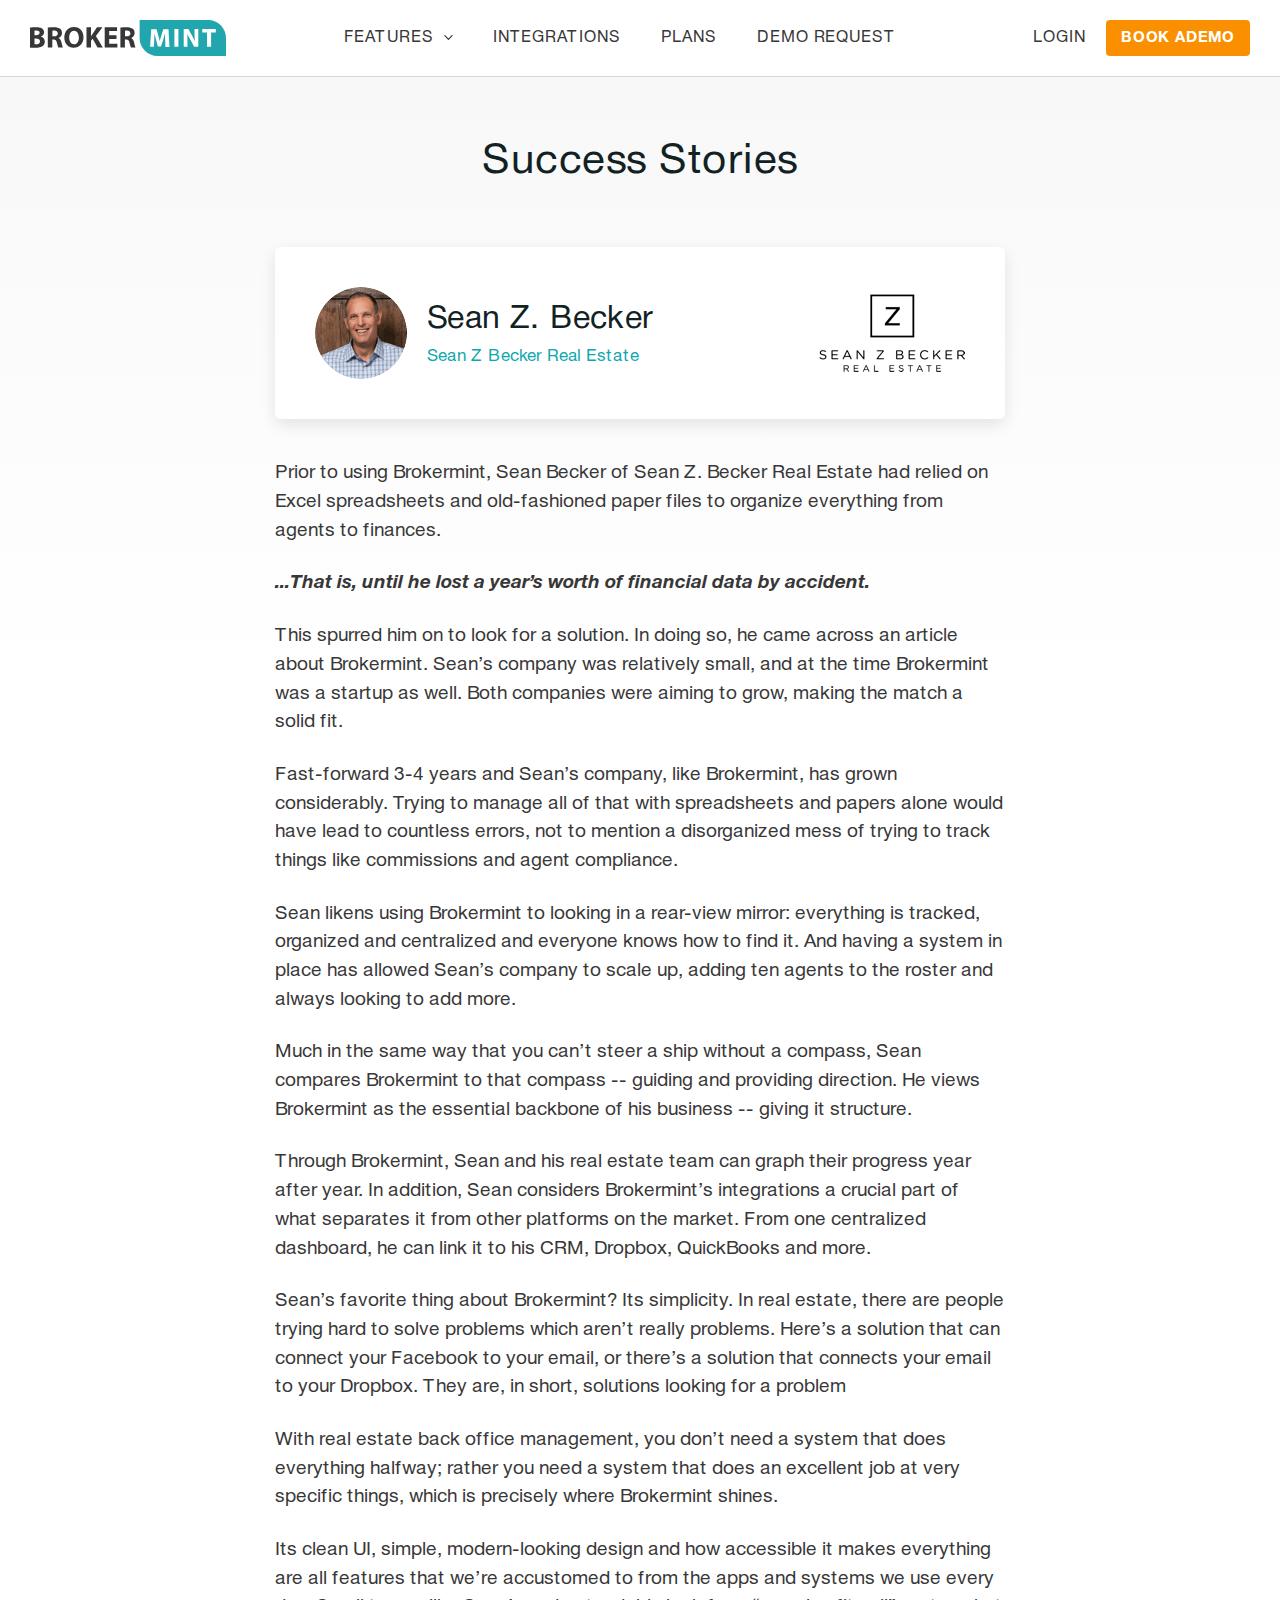
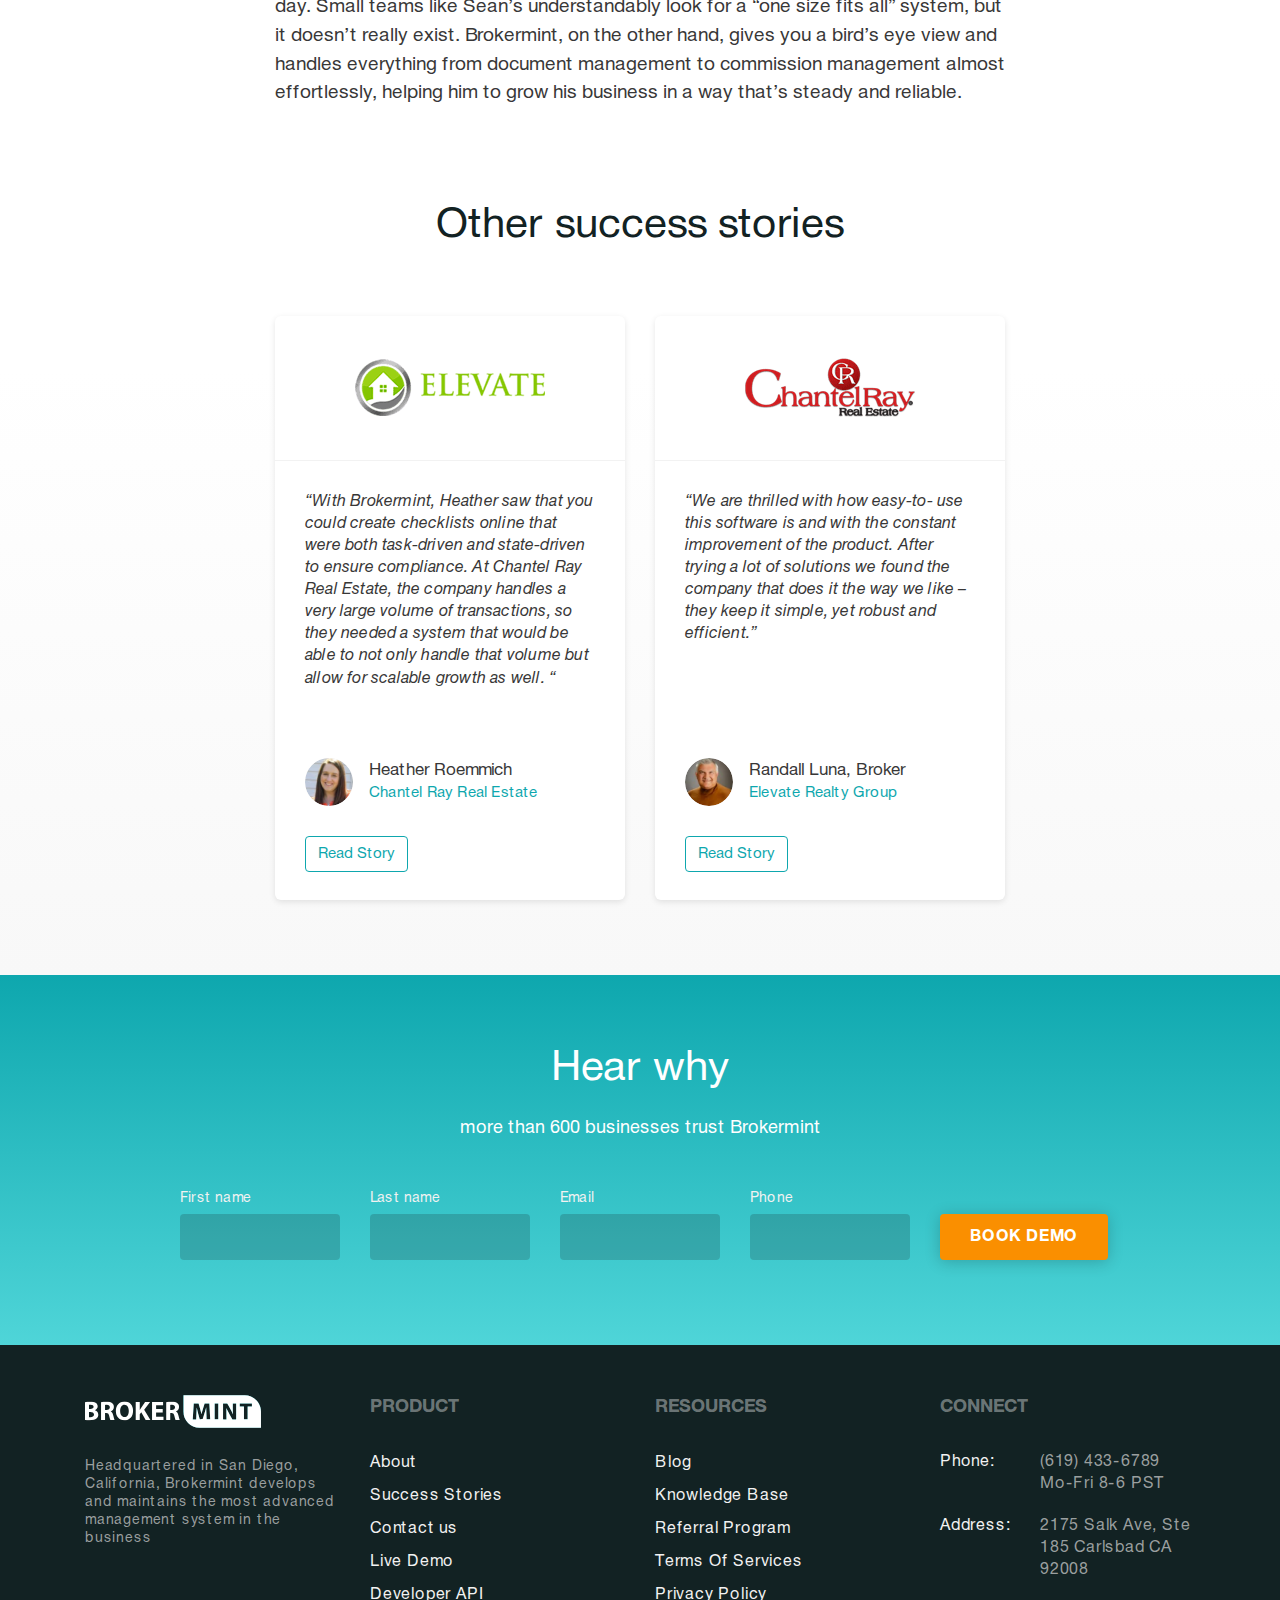
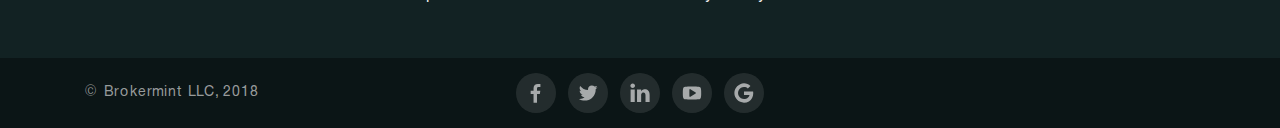
<file: stories.html>
<!DOCTYPE html>
<html lang="ru">
<head>
	<meta http-equiv="Content-Type" content="text/html; charset=utf-8" />
	<meta name="format-detection" content="telephone=no">
	<meta http-equiv="X-UA-Compatible" content="IE=edge">
	<meta name="viewport" content="width=device-width, initial-scale=1, user-scalable=no, maximum-scale=1">
	<title>BrokerMint - Stories</title>
	<link rel="stylesheet" type="text/css" href="css/style.css?ver1.0" />
</head>
<body class="loaded page">


<!-- BEGIN BODY -->
<div class="main-wrapper">

	<!-- BEGIN HEADER -->
	<svg aria-hidden="true" style="position: absolute; width: 0; height: 0; overflow: hidden;" version="1.1" xmlns="http://www.w3.org/2000/svg" xmlns:xlink="http://www.w3.org/1999/xlink">
		<defs>
		<symbol id="icon-fly" viewBox="0 0 37 32">
		<title>fly</title>
		<path d="M0 32v-12.416l26.123-3.584-26.123-3.584v-12.416l36.571 16z"></path>
		</symbol>
		<symbol id="icon-zoom" viewBox="0 0 32 32">
		<title>zoom</title>
		<path d="M22.834 20.084l9.166 9.166-2.75 2.75-9.084-9.166v-1.418l-0.582-0.5c-2.222 1.89-4.806 2.834-7.75 2.834-3.28 0-6.070-1.152-8.376-3.46-2.306-2.302-3.458-5.094-3.458-8.372s1.152-6.084 3.46-8.418c2.302-2.334 5.066-3.5 8.288-3.5 3.278 0 6.070 1.166 8.376 3.5 2.304 2.334 3.458 5.14 3.458 8.416 0 2.946-0.946 5.528-2.834 7.75l0.584 0.418h1.5zM6 17.75c1.612 1.556 3.556 2.334 5.834 2.334s4.22-0.792 5.832-2.376c1.612-1.584 2.418-3.514 2.418-5.792s-0.806-4.22-2.418-5.832c-1.61-1.612-3.554-2.418-5.832-2.418-2.28 0-4.208 0.806-5.792 2.418-1.584 1.61-2.376 3.554-2.376 5.832 0 2.28 0.78 4.222 2.334 5.834z"></path>
		</symbol>
		<symbol id="icon-arrow-right" viewBox="0 0 54 32">
		<title>arrow-right</title>
		<path d="M37.436 1.568c0.317-0.319 0.655-0.477 1.014-0.477 0.358 0 0.695 0.16 1.014 0.477l13.841 13.841c0.29 0.208 0.477 0.545 0.477 0.925 0 0.010-0 0.021-0 0.031l0-0.002c0 0.009 0 0.019 0 0.029 0 0.38-0.187 0.717-0.474 0.923l-0.003 0.002-13.841 13.841c-0.319 0.319-0.655 0.477-1.014 0.477-0.358 0-0.697-0.16-1.014-0.477l-0.836-0.835c-0.29-0.208-0.477-0.545-0.477-0.925 0-0.011 0-0.022 0-0.032l-0 0.002c0-0.397 0.16-0.756 0.477-1.073l10.023-9.903h-44.863c-0.007 0-0.015 0-0.023 0-0.389 0-0.74-0.16-0.991-0.419l-0-0c-0.258-0.251-0.418-0.602-0.418-0.99 0-0.008 0-0.017 0-0.025l-0 0.001v-1.193c-0-0.007-0-0.016-0-0.024 0-0.388 0.16-0.739 0.417-0.99l0-0c0.251-0.259 0.603-0.419 0.991-0.419 0.008 0 0.016 0 0.024 0l-0.001-0h44.864l-10.022-9.903c-0.32-0.319-0.479-0.676-0.479-1.073-0-0.009-0-0.020-0-0.031 0-0.38 0.187-0.717 0.474-0.923l0.003-0.002 0.836-0.835z"></path>
		</symbol>
		<symbol id="icon-arrow-left" viewBox="0 0 54 32">
		<title>arrow-left</title>
		<path  d="M16.673 31.159c-0.317 0.319-0.655 0.477-1.014 0.477-0.358 0-0.695-0.16-1.014-0.477l-13.841-13.841c-0.29-0.208-0.477-0.545-0.477-0.925 0-0.010 0-0.021 0-0.031l-0 0.002c-0-0.009-0-0.019-0-0.029 0-0.38 0.187-0.717 0.474-0.923l0.003-0.002 13.841-13.841c0.319-0.319 0.655-0.477 1.014-0.477 0.358 0 0.697 0.16 1.014 0.477l0.835 0.835c0.291 0.208 0.479 0.545 0.479 0.926 0 0.010-0 0.021-0 0.031l0-0.002c0 0.397-0.16 0.756-0.479 1.073l-10.022 9.903h44.863c0.007-0 0.015-0 0.023-0 0.389 0 0.74 0.16 0.991 0.419l0 0c0.258 0.251 0.418 0.602 0.418 0.99 0 0.008-0 0.017-0 0.025l0-0.001v1.193c0 0.007 0 0.016 0 0.024 0 0.388-0.16 0.739-0.417 0.99l-0 0c-0.251 0.259-0.603 0.419-0.991 0.419-0.008 0-0.016-0-0.024-0l0.001 0h-44.863l10.022 9.903c0.32 0.319 0.479 0.676 0.479 1.073 0 0.009 0 0.019 0 0.030 0 0.381-0.188 0.718-0.476 0.924l-0.003 0.002-0.835 0.835z"></path>
		</symbol>
		<symbol id="icon-list" viewBox="0 0 26 32">
		<title>list</title>
		<path d="M25.074 6.689c0.32 0.32 0.593 0.751 0.821 1.298 0.227 0.547 0.341 1.048 0.341 1.503v19.677c0 0.456-0.159 0.843-0.479 1.162-0.319 0.32-0.705 0.479-1.16 0.479h-22.957c-0.456 0-0.843-0.16-1.162-0.479-0.296-0.288-0.479-0.689-0.479-1.134 0-0.010 0-0.020 0-0.029l-0 0.001v-27.329c0-0.455 0.16-0.842 0.479-1.16 0.319-0.32 0.704-0.479 1.162-0.479h15.304c0.455 0 0.956 0.114 1.503 0.341 0.547 0.228 0.979 0.501 1.298 0.821l5.329 5.329zM17.491 2.522v6.422h6.422c-0.114-0.331-0.239-0.565-0.376-0.701l-5.347-5.345c-0.136-0.138-0.37-0.263-0.701-0.376zM24.050 28.621v-17.49h-7.105c-0.456 0-0.843-0.16-1.162-0.479-0.296-0.288-0.479-0.689-0.479-1.134 0-0.010 0-0.020 0-0.029l-0 0.001v-7.105h-13.119v26.236h21.864zM6.559 13.863c0-0.159 0.051-0.289 0.153-0.392 0.096-0.095 0.228-0.153 0.374-0.153 0.007 0 0.014 0 0.021 0l-0.001-0h12.025c0.16 0 0.291 0.050 0.392 0.153 0.103 0.103 0.153 0.234 0.153 0.392v1.094c0 0.006 0 0.012 0 0.019 0 0.146-0.059 0.278-0.153 0.374l0-0c-0.096 0.095-0.228 0.153-0.373 0.153-0.007 0-0.013-0-0.020-0l0.001 0h-12.025c-0.006 0-0.012 0-0.019 0-0.146 0-0.278-0.059-0.374-0.153l0 0c-0.095-0.096-0.153-0.228-0.153-0.373 0-0.007 0-0.013 0-0.020l-0 0.001v-1.094zM19.13 17.689c0.16 0 0.291 0.051 0.392 0.153 0.103 0.103 0.153 0.235 0.153 0.394v1.094c0 0.006 0 0.012 0 0.019 0 0.146-0.059 0.278-0.153 0.374l0-0c-0.096 0.095-0.228 0.153-0.373 0.153-0.007 0-0.013-0-0.020-0l0.001 0h-12.025c-0.006 0-0.012 0-0.019 0-0.146 0-0.278-0.059-0.374-0.153l0 0c-0.095-0.096-0.153-0.228-0.153-0.373 0-0.007 0-0.013 0-0.020l-0 0.001v-1.094c0-0.159 0.050-0.291 0.153-0.392 0.096-0.095 0.228-0.153 0.373-0.153 0.007 0 0.013 0 0.020 0l-0.001-0h12.025zM19.13 22.062c0.16 0 0.291 0.051 0.392 0.153 0.103 0.103 0.153 0.234 0.153 0.394v1.094c0 0.006 0 0.012 0 0.019 0 0.146-0.059 0.278-0.153 0.374l0-0c-0.096 0.095-0.228 0.153-0.373 0.153-0.007 0-0.013-0-0.020-0l0.001 0h-12.025c-0.006 0-0.012 0-0.019 0-0.146 0-0.278-0.059-0.374-0.153l0 0c-0.095-0.096-0.153-0.228-0.153-0.373 0-0.007 0-0.013 0-0.020l-0 0.001v-1.094c0-0.16 0.050-0.291 0.153-0.392 0.096-0.095 0.228-0.153 0.373-0.153 0.007 0 0.013 0 0.020 0l-0.001-0h12.025z"></path>
		</symbol>
		<symbol id="icon-check" viewBox="0 0 37 32">
		<title>check</title>
		<path  d="M30.731 18.773v6.94c0 1.732-0.615 3.212-1.845 4.443-1.102 1.138-2.644 1.844-4.35 1.844-0.032 0-0.064-0-0.095-0.001l0.005 0h-18.158c-0.027 0-0.060 0.001-0.092 0.001-1.707 0-3.248-0.706-4.349-1.843l-0.002-0.002c-1.138-1.102-1.844-2.644-1.844-4.35 0-0.032 0-0.065 0.001-0.097l-0 0.005v-18.158c0-1.732 0.615-3.212 1.844-4.441 1.102-1.139 2.645-1.846 4.352-1.846 0.032 0 0.064 0 0.095 0.001l-0.005-0h18.158c0.917 0 1.767 0.183 2.553 0.546 0.206 0.090 0.355 0.276 0.392 0.499l0.001 0.004c0.009 0.042 0.015 0.091 0.015 0.141 0 0.193-0.081 0.368-0.21 0.491l-0 0-1.070 1.068c-0.126 0.134-0.304 0.218-0.501 0.219h-0c-0.072-0.006-0.138-0.022-0.2-0.046l0.005 0.002c-0.295-0.081-0.633-0.129-0.982-0.13h-18.159c-0.96 0-1.783 0.341-2.468 1.026-0.633 0.612-1.026 1.469-1.026 2.418 0 0.017 0 0.034 0 0.050l-0-0.003v18.158c0 0.96 0.343 1.783 1.026 2.468 0.684 0.683 1.508 1.026 2.468 1.026h18.158c0.96 0 1.783-0.343 2.466-1.026 0.684-0.684 1.026-1.508 1.026-2.468v-5.543c0-0.188 0.066-0.348 0.196-0.48l1.397-1.397c0.126-0.135 0.305-0.218 0.503-0.219h0c0.087 0 0.174 0.023 0.261 0.066 0.292 0.117 0.437 0.327 0.437 0.633zM35.772 8.101l-17.767 17.765c-0.31 0.323-0.745 0.525-1.228 0.525-0.006 0-0.012-0-0.017-0h0.001c-0.005 0-0.011 0-0.017 0-0.482 0-0.918-0.201-1.227-0.524l-9.384-9.385c-0.324-0.31-0.525-0.745-0.525-1.228 0-0.006 0-0.012 0-0.017v0.001c0-0.48 0.174-0.894 0.524-1.244l2.4-2.4c0.31-0.322 0.745-0.523 1.226-0.523 0.006 0 0.013 0 0.019 0h-0.001c0.48 0 0.894 0.174 1.244 0.523l5.74 5.74 14.121-14.121c0.31-0.324 0.745-0.525 1.228-0.525 0.006 0 0.012 0 0.017 0h-0.001c0.48 0 0.894 0.174 1.244 0.524l2.4 2.4c0.348 0.35 0.523 0.764 0.523 1.244s-0.174 0.894-0.523 1.244z"></path>
		</symbol>
		<symbol id="icon-email" viewBox="0 0 39 32">
		<title>email</title>
		<path  d="M36.318 27.746v-16.759c-0.464 0.52-0.957 0.992-1.484 1.422l-0.023 0.018c-3.899 2.997-6.997 5.456-9.298 7.378-0.741 0.624-1.346 1.113-1.81 1.461-0.466 0.348-1.095 0.702-1.888 1.058s-1.54 0.535-2.238 0.535h-0.043c-0.699 0-1.445-0.178-2.238-0.533-0.793-0.357-1.422-0.711-1.888-1.060-0.464-0.348-1.068-0.836-1.812-1.463-2.299-1.92-5.397-4.379-9.298-7.378-0.55-0.448-1.042-0.92-1.495-1.427l-0.011-0.013v16.764c0 0.188 0.071 0.352 0.208 0.489 0.139 0.139 0.302 0.208 0.491 0.208h32.128c0.001 0 0.003 0 0.005 0 0.191 0 0.364-0.080 0.486-0.208l0-0c0.128-0.123 0.208-0.295 0.208-0.486 0-0.002 0-0.003-0-0.005v0zM36.318 4.807v-0.533c0-0.066-0.004-0.16-0.012-0.284 0-0.001 0-0.003 0-0.005 0-0.098-0.024-0.191-0.066-0.272l0.002 0.003c-0.010-0.012-0.050-0.076-0.089-0.14l-0.032-0.056c-0.046-0.074-0.113-0.131-0.193-0.163l-0.003-0.001c-0.085-0.034-0.183-0.054-0.286-0.054-0.007 0-0.014 0-0.021 0l0.001-0h-32.128c-0.002-0-0.004-0-0.006-0-0.19 0-0.362 0.079-0.484 0.206l-0 0c-0.128 0.123-0.208 0.295-0.208 0.486 0 0.002 0 0.003 0 0.005v-0c0 2.444 1.070 4.51 3.209 6.199 2.809 2.212 5.724 4.516 8.752 6.917l0.764 0.645c0.421 0.356 0.756 0.628 1.004 0.818 0.247 0.188 0.569 0.418 0.971 0.688 0.4 0.268 0.768 0.469 1.102 0.599 0.334 0.132 0.647 0.196 0.939 0.196h0.043c0.292 0 0.604-0.064 0.939-0.196 0.422-0.175 0.784-0.376 1.121-0.612l-0.019 0.012c0.4-0.27 0.724-0.498 0.971-0.688 0.249-0.19 0.583-0.462 1.004-0.818l0.764-0.645c-3.542 2.655-0.695 0.39 2.157-1.871l6.595-5.046c0.786-0.626 1.516-1.467 2.194-2.521 0.676-1.056 1.013-2.012 1.013-2.871zM39.111 4v23.746c0 0.96-0.341 1.783-1.026 2.466-0.612 0.633-1.469 1.026-2.418 1.026-0.017 0-0.034-0-0.050-0l0.003 0h-32.128c-0.96 0-1.781-0.341-2.466-1.026-0.633-0.612-1.026-1.469-1.026-2.418 0-0.017 0-0.034 0-0.050l-0 0.003v-23.746c0-0.96 0.341-1.783 1.026-2.466 0.612-0.633 1.469-1.026 2.418-1.026 0.017 0 0.034 0 0.050 0l-0.003-0h32.128c0.96 0 1.781 0.341 2.466 1.026 0.684 0.683 1.026 1.506 1.026 2.466z"></path>
		</symbol>
		<symbol id="icon-save" viewBox="0 0 30 32">
		<title>save</title>
		<path  d="M7.542 28.8h15.086v-7.542h-15.086v7.542zM25.142 28.8h2.515v-17.6c0-0.184-0.066-0.435-0.197-0.757-0.131-0.32-0.262-0.546-0.394-0.677l-5.52-5.52c-0.13-0.131-0.352-0.262-0.667-0.394-0.314-0.13-0.57-0.195-0.766-0.195v8.171c0 0.523-0.182 0.97-0.549 1.336-0.368 0.366-0.813 0.549-1.336 0.549h-11.317c-0.523 0-0.968-0.182-1.334-0.549-0.34-0.331-0.551-0.793-0.551-1.304 0-0.011 0-0.023 0-0.034l-0 0.002v-8.171h-2.515v25.142h2.515v-8.171c0-0.525 0.182-0.97 0.55-1.336 0.366-0.368 0.811-0.55 1.334-0.55h16.344c0.523 0 0.968 0.184 1.336 0.55 0.366 0.368 0.549 0.811 0.549 1.336v8.171zM17.6 10.571v-6.283c0-0.002 0-0.004 0-0.006 0-0.172-0.072-0.327-0.187-0.437l-0-0c-0.11-0.115-0.265-0.186-0.436-0.186-0.002 0-0.004 0-0.006 0h-3.771c-0.002-0-0.004-0-0.006-0-0.171 0-0.326 0.071-0.436 0.185l-0 0c-0.115 0.11-0.187 0.266-0.187 0.438 0 0.002 0 0.004 0 0.006v-0 6.285c0 0.171 0.062 0.318 0.187 0.442 0.125 0.125 0.272 0.187 0.442 0.187h3.771c0.001 0 0.003 0 0.004 0 0.172 0 0.327-0.072 0.437-0.187l0-0c0.115-0.11 0.187-0.266 0.187-0.438 0-0.001 0-0.003 0-0.004v0zM30.171 11.2v18.229c0 0.523-0.182 0.97-0.55 1.336-0.366 0.366-0.811 0.549-1.334 0.549h-26.4c-0.525 0-0.97-0.182-1.336-0.549-0.34-0.331-0.551-0.793-0.551-1.304 0-0.011 0-0.023 0-0.034l-0 0.002v-26.4c0-0.525 0.184-0.97 0.55-1.336 0.366-0.368 0.811-0.55 1.336-0.55h18.226c0.525 0 1.101 0.131 1.728 0.394 0.63 0.262 1.128 0.576 1.494 0.944l5.499 5.499c0.368 0.366 0.682 0.864 0.944 1.493 0.261 0.629 0.392 1.205 0.392 1.728z"></path>
		</symbol>
		<symbol id="icon-arrow-down" viewBox="0 0 55 32">
		<title>arrow-down</title>
		<path d="M54.154 3.077c0.615 0.615 0.615 0.615 0.615 1.231s0 0.615-0.615 1.231l-25.846 25.846c-0.615 0.615-0.615 0.615-1.231 0.615s-0.615 0-1.231-0.615l-25.231-25.846c-0.615 0-0.615-0.615-0.615-1.231s0-0.615 0.615-1.231l2.462-2.462c0.615-0.615 1.231-0.615 1.231-0.615 0.615 0 0.615 0 1.231 0.615l21.538 21.538 22.154-21.538c0-0.615 0.615-0.615 1.231-0.615s0.615 0 1.231 0.615l2.462 2.462z"></path>
		</symbol>
		<symbol id="icon-icons-facebook" viewBox="0 0 18 32">
		<title>icons-facebook</title>
		<path   d="M16.070 1.638v4.768h-2.834c-1.035 0-1.734 0.216-2.096 0.65-0.36 0.432-0.541 1.083-0.541 1.949v3.413h5.29l-0.704 5.344h-4.586v13.706h-5.525v-13.704h-4.605v-5.344h4.605v-3.936c0-2.24 0.626-3.976 1.877-5.21 1.253-1.235 2.92-1.851 5.002-1.851 1.77 0 3.142 0.072 4.117 0.216z"></path>
		</symbol>
		<symbol id="icon-icons-gmail" viewBox="0 0 32 32">
		<title>icons-gmail</title>
		<path   d="M16 13.794h14.544c0.149 0.769 0.237 1.656 0.242 2.563l0 0.004c0 2.903-0.608 5.493-1.826 7.774-1.209 2.262-2.984 4.082-5.14 5.312l-0.065 0.034c-2.254 1.285-4.839 1.927-7.755 1.927-0.017 0-0.036 0-0.056 0-2.147 0-4.19-0.447-6.040-1.252l0.098 0.038c-1.91-0.809-3.541-1.916-4.917-3.281l0.001 0.001c-1.364-1.374-2.471-3.006-3.242-4.815l-0.038-0.101c-0.768-1.753-1.214-3.795-1.214-5.942 0-0.020 0-0.039 0-0.059v0.003c-0-0.017-0-0.036-0-0.056 0-2.147 0.447-4.19 1.252-6.040l-0.038 0.098c0.809-1.91 1.916-3.542 3.281-4.918l-0.001 0.001c1.374-1.364 3.006-2.471 4.815-3.242l0.101-0.038c1.752-0.767 3.793-1.213 5.938-1.213 0.021 0 0.042 0 0.063 0h-0.003c4.012 0 7.456 1.344 10.332 4.034l-4.194 4.032c-1.644-1.591-3.691-2.388-6.139-2.388-1.724 0-3.321 0.434-4.784 1.303-1.458 0.869-2.636 2.066-3.458 3.495l-0.025 0.047c-0.807 1.38-1.284 3.038-1.284 4.807 0 0.027 0 0.055 0 0.082l-0-0.004c0 1.765 0.428 3.394 1.285 4.885 0.846 1.475 2.024 2.672 3.437 3.517l0.044 0.024c1.463 0.869 3.058 1.303 4.784 1.303 1.164 0 2.233-0.16 3.211-0.48 0.976-0.322 1.778-0.724 2.407-1.205 0.624-0.479 1.165-1.020 1.629-1.624l0.015-0.021c0.468-0.615 0.812-1.196 1.033-1.746 0.22-0.548 0.372-1.070 0.452-1.564h-8.747v-5.298z"></path>
		</symbol>
		<symbol id="icon-icons-linkedin" viewBox="0 0 32 32">
		<title>icons-linkedin</title>
		<path   d="M7.595 10.564v19.881h-6.62v-19.881h6.62zM8.016 4.425c0.001 0.035 0.002 0.077 0.002 0.119 0 0.919-0.39 1.746-1.014 2.326l-0.002 0.002c-0.69 0.658-1.595 0.983-2.72 0.983h-0.039c-1.097 0-1.979-0.327-2.649-0.983-0.667-0.654-1.001-1.47-1.001-2.444 0-0.99 0.345-1.81 1.033-2.459 0.688-0.651 1.588-0.972 2.697-0.972 1.111 0 2 0.324 2.668 0.972s1.010 1.468 1.024 2.459zM17.847 13.388c0.252-0.4 0.51-0.746 0.791-1.070l-0.009 0.011c0.279-0.32 0.658-0.668 1.132-1.044 0.475-0.373 1.056-0.665 1.746-0.871 0.662-0.199 1.423-0.313 2.21-0.313 0.030 0 0.061 0 0.091 0.001l-0.005-0c2.286 0 4.124 0.759 5.516 2.277 1.39 1.518 2.087 3.742 2.087 6.67v11.396h-6.601v-10.631c0-1.404-0.27-2.507-0.812-3.301-0.542-0.796-1.387-1.195-2.539-1.195-0.843 0-1.547 0.231-2.116 0.693-0.555 0.45-0.99 1.026-1.264 1.686l-0.010 0.028c-0.146 0.402-0.22 0.942-0.22 1.627v11.093h-6.599c0.027-5.337 0.039-9.662 0.039-12.98s-0.007-5.298-0.020-5.938l-0.020-0.964h6.599v2.823z"></path>
		</symbol>
		<symbol id="icon-icons-twitter" viewBox="0 0 38 32">
		<title>icons-twitter</title>
		<path   d="M37.23 4.986c-1.011 1.474-2.224 2.722-3.615 3.74l-0.043 0.030c0.013 0.272 0.020 0.591 0.020 0.911 0 2.101-0.313 4.129-0.894 6.040l0.038-0.147c-0.57 1.948-1.44 3.818-2.604 5.608-1.19 1.817-2.567 3.381-4.135 4.727l-0.029 0.025c-1.61 1.376-3.552 2.474-5.824 3.294s-4.7 1.23-7.29 1.23c-4.078 0-7.808-1.090-11.194-3.272 0.526 0.060 1.114 0.090 1.76 0.090 3.386 0 6.402-1.038 9.050-3.114-1.604-0.016-3.078-0.561-4.259-1.468l0.017 0.012c-1.199-0.889-2.099-2.121-2.56-3.55l-0.014-0.050c0.498 0.076 0.956 0.112 1.378 0.112 0.646 0 1.286-0.080 1.918-0.248-1.7-0.342-3.147-1.244-4.176-2.503l-0.010-0.013c-1.033-1.218-1.661-2.807-1.661-4.543 0-0.033 0-0.067 0.001-0.1l-0 0.005v-0.090c1.024 0.572 2.12 0.88 3.296 0.926-0.989-0.665-1.789-1.538-2.351-2.56l-0.019-0.038c-0.554-0.988-0.88-2.168-0.88-3.425 0-0.018 0-0.036 0-0.054l-0 0.003c0-1.324 0.33-2.55 0.992-3.68 1.806 2.215 4.019 4.023 6.533 5.33l0.115 0.054c2.434 1.285 5.298 2.099 8.338 2.244l0.046 0.002c-0.112-0.501-0.178-1.077-0.18-1.668v-0.002c0-2.016 0.71-3.736 2.132-5.158 1.278-1.315 3.064-2.131 5.040-2.131 0.040 0 0.080 0 0.12 0.001l-0.006-0c2.108 0 3.882 0.766 5.328 2.3 1.744-0.341 3.295-0.953 4.69-1.796l-0.064 0.036c-0.547 1.723-1.685 3.126-3.171 4.002l-0.033 0.018c1.4-0.152 2.798-0.528 4.198-1.13z"></path>
		</symbol>
		<symbol id="icon-icons-youtube" viewBox="0 0 44 32">
		<title>icons-youtube</title>
		<path   d="M29.99 17.22c0.45-0.258 0.676-0.664 0.676-1.22s-0.226-0.962-0.676-1.22l-11.556-7.22c-0.466-0.3-0.956-0.316-1.466-0.046-0.446 0.225-0.747 0.679-0.747 1.204 0 0.021 0 0.042 0.001 0.063l-0-0.003v14.444c0 0.572 0.248 0.994 0.746 1.264 0.24 0.12 0.472 0.18 0.7 0.18 0.3 0 0.556-0.074 0.766-0.226l11.556-7.22zM42.2 12.612c0.014 0.814 0.022 1.94 0.022 3.386 0 1.444-0.008 2.572-0.022 3.386-0.016 0.812-0.080 1.84-0.192 3.080-0.114 1.24-0.282 2.352-0.508 3.33-0.235 1.103-0.787 2.052-1.555 2.773l-0.003 0.003c-0.736 0.711-1.702 1.187-2.777 1.306l-0.021 0.002c-3.34 0.376-8.388 0.564-15.144 0.564s-11.804-0.188-15.144-0.564c-1.099-0.122-2.069-0.598-2.812-1.31l0.002 0.002c-0.776-0.722-1.332-1.671-1.562-2.742l-0.006-0.034c-0.205-0.93-0.377-2.067-0.479-3.225l-0.007-0.105c-0.091-0.871-0.16-1.938-0.191-3.016l-0.001-0.062c-0.014-0.814-0.020-1.94-0.020-3.386 0-1.444 0.008-2.572 0.022-3.386 0.016-0.812 0.080-1.84 0.192-3.080 0.114-1.24 0.282-2.352 0.508-3.33 0.24-1.098 0.76-2.022 1.558-2.776 0.736-0.711 1.702-1.187 2.777-1.306l0.021-0.002c3.338-0.376 8.386-0.564 15.142-0.564s11.804 0.188 15.144 0.564c1.068 0.12 2.006 0.556 2.81 1.308 0.804 0.754 1.328 1.68 1.568 2.776 0.212 0.98 0.372 2.088 0.486 3.33 0.112 1.24 0.176 2.268 0.192 3.080z"></path>
		</symbol>
		</defs>
	</svg>
	
	<header class="header">
		<div class="container-fluid">
			<div class="header__wrap">
				<button class="navbar-toggle">
					
	                <span class="bar bar1"></span>
	                <span class="bar bar2"></span>
	                <span class="bar bar3"></span>
	                <span class="bar bar4"></span>
	                <span class="bar bar5"></span>
		           
				</button>
				<div class="logo">
					<a href="#"><img src="img/logo.svg" alt=""></a> 
				</div>
				<nav class="navbar">
					<ul class="navbar-nav">
						<li class="navbar-nav__item dropdown">
							<a href="#" class="navbar-nav__link">Features <svg class="icon icon-arrow-down"><use xlink:href="#icon-arrow-down"></use></svg></a>
							<ul class="dropdown-list">
								<li class="dropdown-list__item">
									<a href="#" class="dropdown-list__link">Unparalleled Convenience</a>
								</li>
								<li class="dropdown-list__item">
									<a href="#" class="dropdown-list__link">Intelligent Automation</a>
								</li>
								<li class="dropdown-list__item">
									<a href="#" class="dropdown-list__link">Keep Everything in One place</a>
								</li>
								<li class="dropdown-list__item">
									<a href="#" class="dropdown-list__link">We Play Nice with Others</a>
								</li>
							</ul>
						</li>
						<li class="navbar-nav__item">
							<a href="#" class="navbar-nav__link">Integrations</a>
						</li>
						<li class="navbar-nav__item">
							<a href="#" class="navbar-nav__link">Plans</a>
						</li>
						<li class="navbar-nav__item">
							<a href="#" class="navbar-nav__link">Demo request</a>
						</li>
						<li class="navbar-nav__item visible-ipad">
							<a href="#" class="navbar-nav__link">Login</a>
						</li>
					</ul>
				</nav> 
	
				<ul class="user-nav">
					<li class="user-nav__item hidden-iphone">
						<a href="#" class="user-nav__link">Login</a>
					</li>
					<li class="user-nav__item user-nav__item--btn">
						<a href="#popup-demo" class="btn fancybox"><span class="hidden-iphone">Book A </span>Demo</a>
					</li>
				</ul>
			</div>
		</div>
	</header>
	<!-- HEADER EOF   -->

	<div class="bl-gradient">
		<!-- BEGIN PAGE HEADER -->
		<section class="page-header page-header--sm">
			<div class="container">
				<div class="page-header-wrap mx-wrapper text-center">
					<h1 class="title">Success Stories</h1>
				</div>
			</div>
		</section>
		<!-- PAGE HEADER EOF   -->

		<!-- BEGIN MAIN -->
		<div class="container">
			<div class="row">
				<!-- BEGIN CONTENT -->
				<div class="p-content col-xl-8 offset-xl-2 col-lg-10 offset-lg-1" >
					<div class="p-stories">
						<div class="p-stories__img">
							<img src="img/man.png" alt="">
						</div>
						<div class="p-stories__info">
							<div class="p-stories__name">Sean Z. Becker</div>
							<div class="p-stories__group">Sean Z Becker Real Estate</div>
						</div>
						<div class="p-stories__logo">
							<img src="img/bitmap.png" alt="">
						</div>
					</div>
					<div class="p-content-text">
						<p>Prior to using Brokermint, Sean Becker of Sean Z. Becker Real Estate had relied on Excel spreadsheets and old-fashioned paper files to organize everything from agents to finances. </p>

						<p><em><strong>...That is, until he lost a year’s worth of financial data by accident.</strong></em></p> 

						<p>This spurred him on to look for a solution. In doing so, he came across an article about Brokermint. Sean’s company was relatively small, and at the time Brokermint was a startup as well. Both companies were aiming to grow, making the match a solid fit.</p>

						<p>Fast-forward 3-4 years and Sean’s company, like Brokermint, has grown considerably. Trying to manage all of that with spreadsheets and papers alone would have lead to countless errors, not to mention a disorganized mess of trying to track things like commissions and agent compliance. </p>

						<p>Sean likens using Brokermint to looking in a rear-view mirror:  everything is tracked, organized and centralized and everyone knows how to find it. And having a system in place has allowed Sean’s company to scale up, adding ten agents to the roster and always looking to add more. </p>

						<p>Much in the same way that you can’t steer a ship without a compass, Sean compares Brokermint to that compass -- guiding and providing direction.  He views Brokermint as the essential backbone of his business -- giving it structure. </p>

						<p>Through Brokermint, Sean and his real estate team can graph their progress year after year. In addition, Sean considers Brokermint’s integrations a crucial part of what separates it from other platforms on the market. From one centralized dashboard, he can link it to his CRM, Dropbox, QuickBooks and more.</p>

						<p>Sean’s favorite thing about Brokermint? Its simplicity. In real estate, there are people trying hard to solve problems which aren’t really problems. Here’s a solution that can connect your Facebook to your email, or there’s a solution that connects your email to your Dropbox.  They are, in short, solutions looking for a problem </p>

						<p>With real estate back office management, you don’t need a system that does everything halfway; rather you need a system that does an excellent job at very specific things, which is precisely where Brokermint shines.</p> 

						<p>Its clean UI, simple, modern-looking design and how accessible it makes everything are all features that we’re accustomed to from the apps and systems we use every day. Small teams like Sean’s understandably look for a “one size fits all” system, but it doesn’t really exist. Brokermint, on the other hand, gives you a bird’s eye view and handles everything from document management to commission management almost effortlessly, helping him to grow his business in a way that’s steady and reliable. </p>
					</div>

					<section class="section">
						<div class="section__head">
							<h2 class="section__title">Other success stories</h2>
						</div>

						<div class="stories-wrap2 stories-wrap--column2">
							
							<div class="stories-wrap__item">
								<div class="stories">
									<div class="stories__head">
										<img src="img/elevate.png" alt="">
									</div>
									<div class="stories__body">
										<q>“With Brokermint, Heather saw that you could create checklists online that were both task-driven and state-driven to ensure compliance. At Chantel Ray Real Estate, the company handles a very large volume of transactions, so they needed a system that would be able to not only handle that volume but allow for scalable growth as well. “</q>
									</div>
									<div class="stories__foot">
										<div class="auth">
											<div class="auth__img"><img src="img/Heather-Roemmich.jpg" alt=""></div>
											<div class="auth__info">
												<div class="auth__name">Heather Roemmich</div>
												<div class="auth__group">Chantel Ray Real Estate</div>
											</div>
										</div>

										<a href="#" class="btn btn--default">Read Story</a>
									</div>
								</div>
							</div>
							<div class="stories-wrap__item">
								<div class="stories">
									<div class="stories__head">
										<img src="img/chantelRay.png" alt="">
									</div>
									<div class="stories__body">
										<q>“We are thrilled with how easy-to- use this software is and with the constant improvement of the product. After trying a lot of solutions we found the company that does it the way we like – they keep it simple, yet robust and efficient.” </q>
									</div>
									<div class="stories__foot">
										<div class="auth">
											<div class="auth__img"><img src="img/Randall-Luna.jpg" alt=""></div>
											<div class="auth__info">
												<div class="auth__name">Randall Luna, Broker</div>
												<div class="auth__group">Elevate Realty Group</div>
											</div>
										</div>

										<a href="#" class="btn btn--default">Read Story</a>
									</div>
								</div>
							</div>
						</div>
					</section>
				</div>
				<!-- CONTENT EOF   -->
			</div>
		</div>
		<!-- MAIN EOF   -->
	</div>

	<!-- BEGIN FORM -->
	<section class="section sec-form section--info">
		<div class="container">
			<div class="section__head">
				<h2 class="section__title">Hear why</h2>
				<p class="section__descr">more than 600 businesses trust Brokermint</p>
			</div>
			<div class="row">
				<div class="col-xl-10 offset-xl-1">
					<form action="#">
						<div class="box-form row">
							<div class="form-field">
								<label>First name</label>
								<input type="text" class="form-input" placeholder="" required="">
							</div>
							<div class="form-field">
								<label>Last name</label>
								<input type="text" class="form-input" placeholder="" required="">
							</div>
							<div class="form-field">
								<label>Email</label>
								<input type="email" class="form-input" placeholder="" required="">
							</div>
							<div class="form-field">
								<label>Phone</label>
								<input type="tel" class="form-input" placeholder="" required="">
							</div>
							<div class="form-field form-field--button">
								<input type="submit" class="btn btn--lg" value="Book Demo">
							</div>
						</div>
					</form>
				</div>
			</div>
			
			
		</div>
	</section>
	<!-- FORM EOF   -->



	<!-- BEGIN FOOTER -->
	<footer class="footer">
		<div class="container">
			<div class="footer__top row">
				<div class="col-lg-3 footer__item--one">
					<div class="row">
						<div class="logo col-md-4 col-lg-auto">
							<a href="#"><img src="img/logo-white.svg" alt=""></a> 
						</div>
						<div class="col-md-8 col-lg-auto">
							<p class="footer-text">Headquartered in San Diego, California, Brokermint develops and maintains the most advanced management system in the business</p>
						</div>
					</div>
				</div>
				<div class="col-lg-3 col-md-3 col-sm-6 footer__item--two">
					<h4 class="footer-title">Product</h4>
					<ul class="footer-nav">
						<li class="footer-nav__item">
							<a href="#" class="footer-nav__link">About</a>
						</li>
						<li class="footer-nav__item">
							<a href="#" class="footer-nav__link">Success Stories</a>
						</li>
						<li class="footer-nav__item">
							<a href="#" class="footer-nav__link">Contact us</a>
						</li>
						<li class="footer-nav__item">
							<a href="#" class="footer-nav__link">Live Demo</a>
						</li>
						<li class="footer-nav__item">
							<a href="#" class="footer-nav__link">Developer API</a>
						</li>
					</ul>
				</div>
				<div class="col-lg-3 col-md-3 col-sm-6 footer__item--three">
					<h4 class="footer-title">Resources</h4>
					<ul class="footer-nav">
						<li class="footer-nav__item">
							<a href="#" class="footer-nav__link">Blog</a>
						</li>
						<li class="footer-nav__item">
							<a href="#" class="footer-nav__link">Knowledge Base</a>
						</li>
						<li class="footer-nav__item">
							<a href="#" class="footer-nav__link">Referral Program</a>
						</li>
						<li class="footer-nav__item">
							<a href="#" class="footer-nav__link">Terms Of Services</a>
						</li>
						<li class="footer-nav__item">
							<a href="#" class="footer-nav__link">Privacy Policy</a>
						</li>
					</ul>
				</div>
				<div class="col-lg-3 col-md-5 offset-md-1 offset-lg-0 footer__item--four">
					<h4 class="footer-title">Connect</h4>
					<div class="address">
						<div class="address__tr">
							<div class="address__th">Phone:</div>
							<div class="address__td">
								<a href="tel:6194336789">(619) 433-6789</a> <br>
								Mo-Fri 8-6 PST
							</div>
						</div>
						<div class="address__tr">
							<div class="address__th">Address:</div>
							<div class="address__td">
								<a href="https://www.google.com/maps/place/2175+Salk+Ave+%23185,+Carlsbad,+CA+92008,+USA/data=!4m2!3m1!1s0x80dc737b0619f3a7:0x18f94666a560590e?ved=2ahUKEwivpa_UuafgAhWG3SwKHUaWCisQ8gEwAHoECAEQAQ" target="_blank">2175 Salk Ave, Ste 185 Carlsbad CA 92008</a>
							</div>
						</div>
					</div>
				</div>
			</div>
	
		</div>
		<div class="footer__bottom">
			<div class="container">
				
				<div class="social">
					<a href="#" class="social__link facebook"><svg class="icon icon-icons-facebook"><use xlink:href="#icon-icons-facebook"></use></svg></a>
					<a href="#" class="social__link twitter"><svg class="icon icon-icons-twitter"><use xlink:href="#icon-icons-twitter"></use></svg></a>
					<a href="#" class="social__link linkedin"><svg class="icon icon-icons-linkedin"><use xlink:href="#icon-icons-linkedin"></use></svg></a>
					<a href="#" class="social__link youtube"><svg class="icon icon-icons-youtube"><use xlink:href="#icon-icons-youtube"></use></svg></a>
					<a href="#" class="social__link gmail"><svg class="icon icon-icons-gmail"><use xlink:href="#icon-icons-gmail"></use></svg></a>
				</div>
				<p class="copy">&copy; Brokermint LLC, 2018</p>
			</div>
		</div>
	</footer>
	<!-- FOOTER EOF   -->

</div>
<!-- BODY EOF   -->

<!-- BEGIN FOOTER -->
<div class="popup">
	<div class="window-open" id="popup-video">
		
	
		<div class="boxes-video">
			<iframe  src="https://www.youtube.com/embed/9zuKRgJRuEI" frameborder="0" allow="accelerometer; autoplay; encrypted-media; gyroscope; picture-in-picture" allowfullscreen></iframe>
		</div>
		
		
	</div>
	<div class="window-open" id="popup-demo">
		
		<div class="box-demo">
			<div class="row">
				<div class="col-md-6 box-demo__content">
					<h3 class="popup__title">Request a live demo</h3>
					<p class="text-sm">All fields are mandatory</p>

					<form action="#" class="box-demo__form">
						<div class="form-field">
							<input type="text" class="form-input" placeholder="First name">
						</div>
						<div class="form-field">
							<input type="email" class="form-input" placeholder="Email">
						</div>
						<div class="form-field">
							<input type="tel" class="form-input" placeholder="Phone">
						</div>
						<div class="form-field">
							<select class="styler" data-placeholder="Company size">
								<option value=""></option>
								<option value="">2</option>
								<option value="">3</option>
								<option value="">4</option>
							</select>
							
						</div>
						<div class="form-field">
							<select class="styler" data-placeholder="Role">
								<option value=""></option>
								<option value="">2</option>
								<option value="">3</option>
								<option value="">4</option>
							</select>
						</div>
						<div class="form-field">
							<label class="box-checkbox text-sm">
								<input type="checkbox" checked="">
								<span class="checkbox"></span>
								<span class="label-text">I accept <a href="#">Brokermint Privacy Policy</a> and <a href="#">Terms of use</a></span>
							</label>
						</div> 
						<input type="submit" value="Request demo" class="btn btn--xl btn--block">
					</form>
				</div>
				<div class="col-md-6 box-demo__banner" style="background-image: url('img/Pop-upbrokermint.png')">
					
				</div>
			</div>
		</div>
		
	</div>
</div>
<!-- FOOTER EOF   -->

<div class="overlay" style="display: none;"></div>
<div class="icon-load"></div>
<script src="js/all.js?ver1.0"></script>
</body>
</html>
</file>
